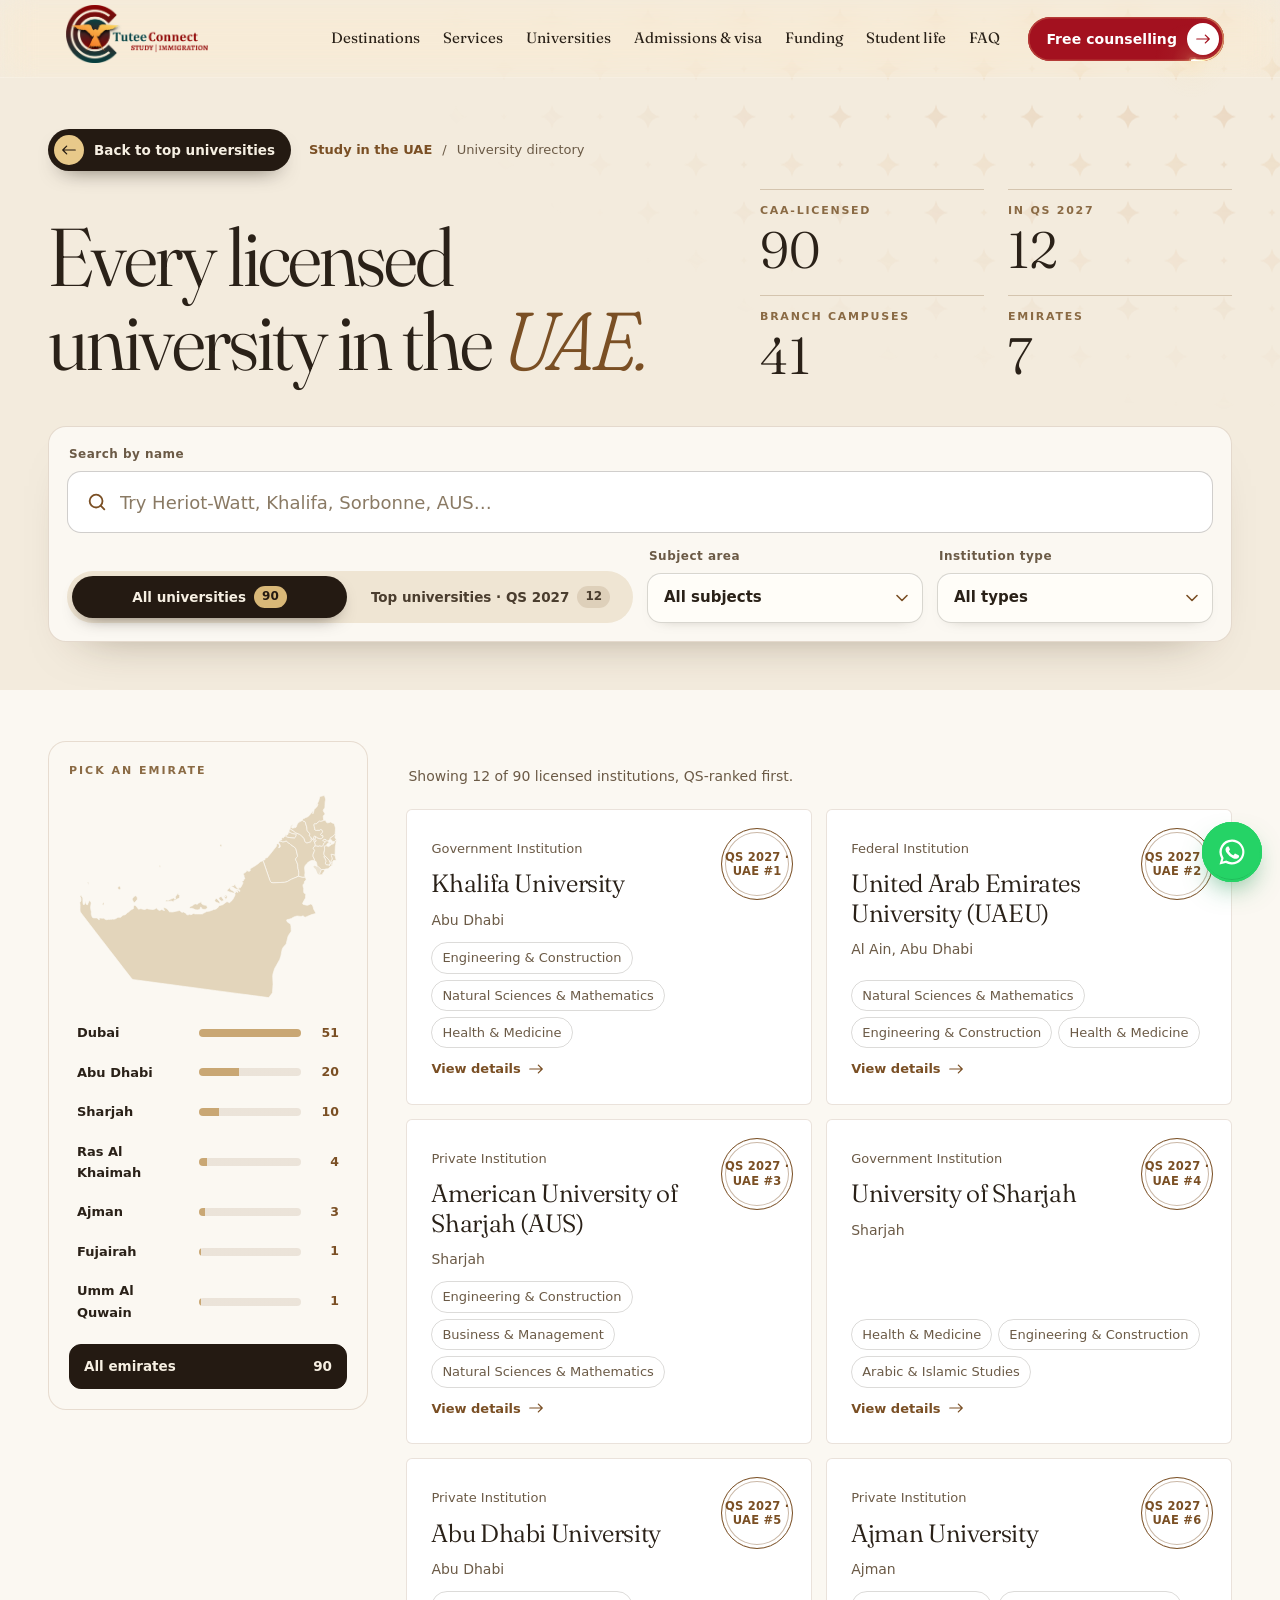
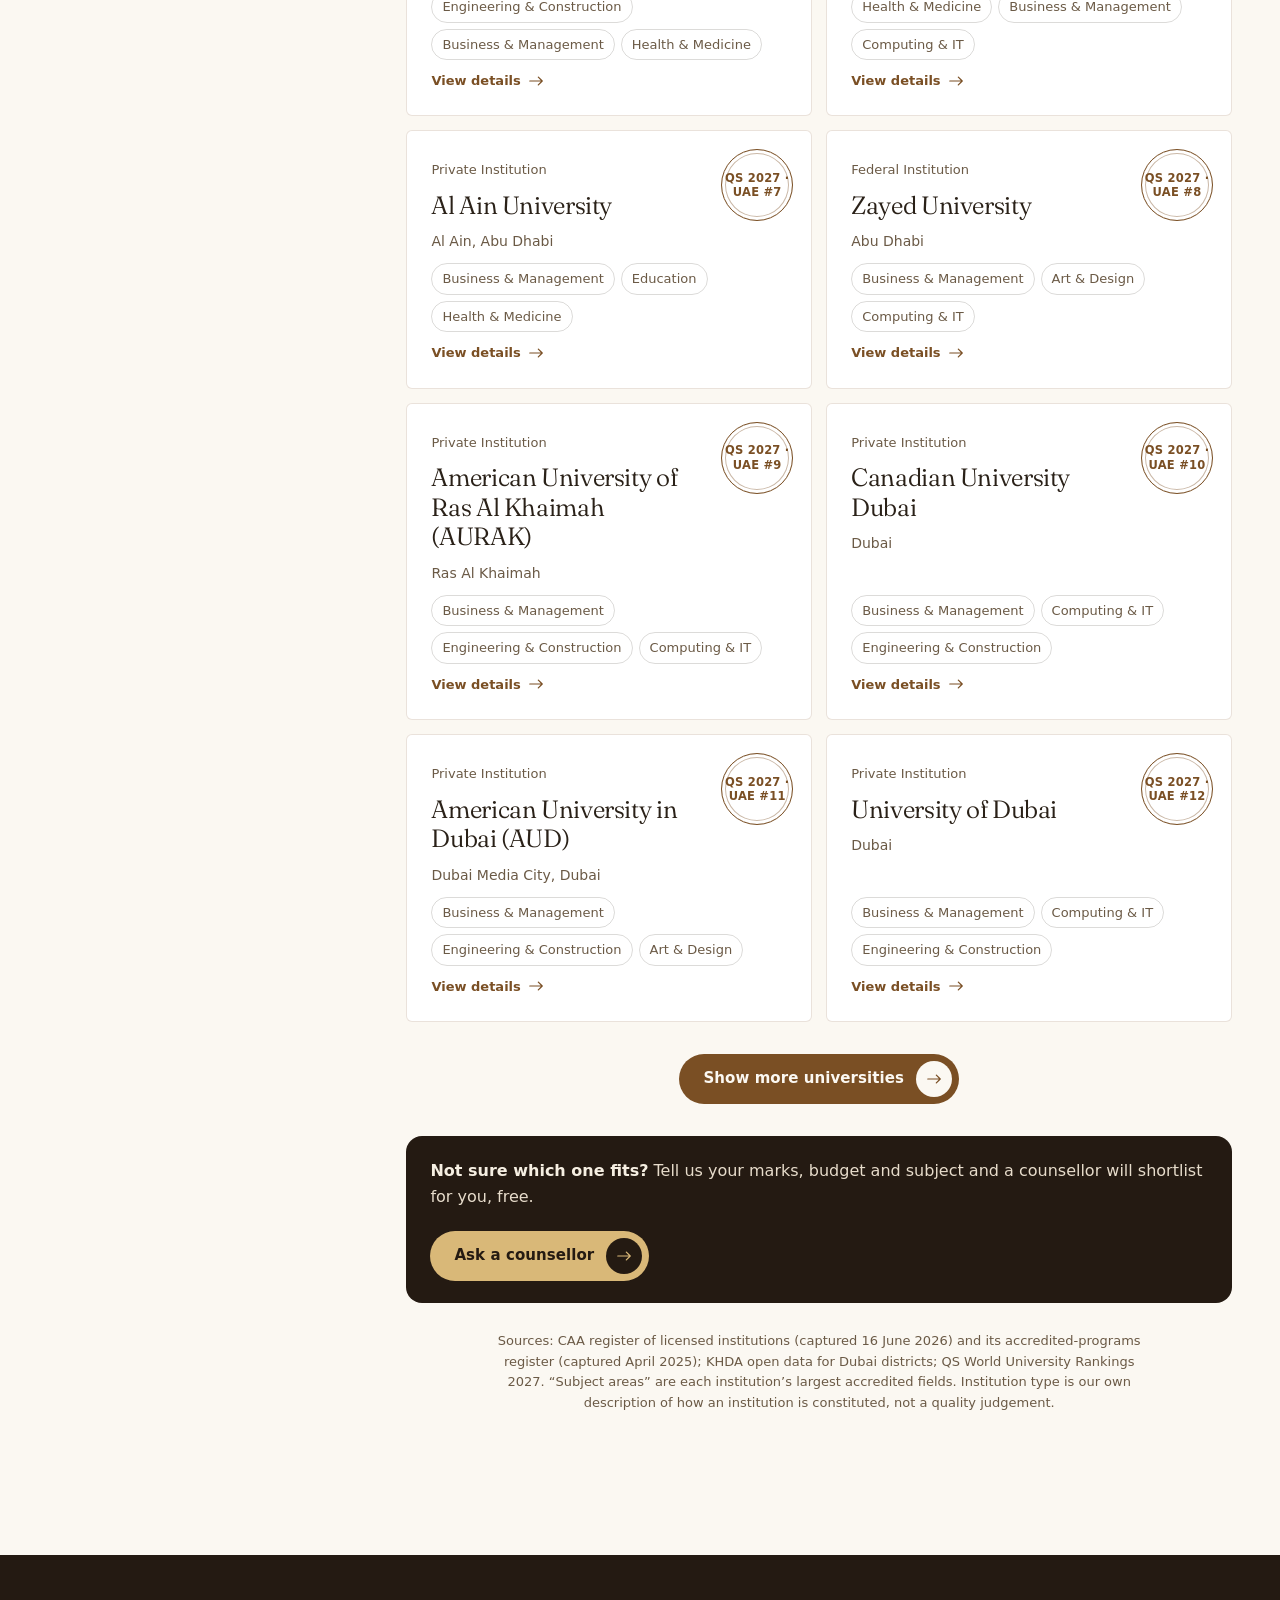
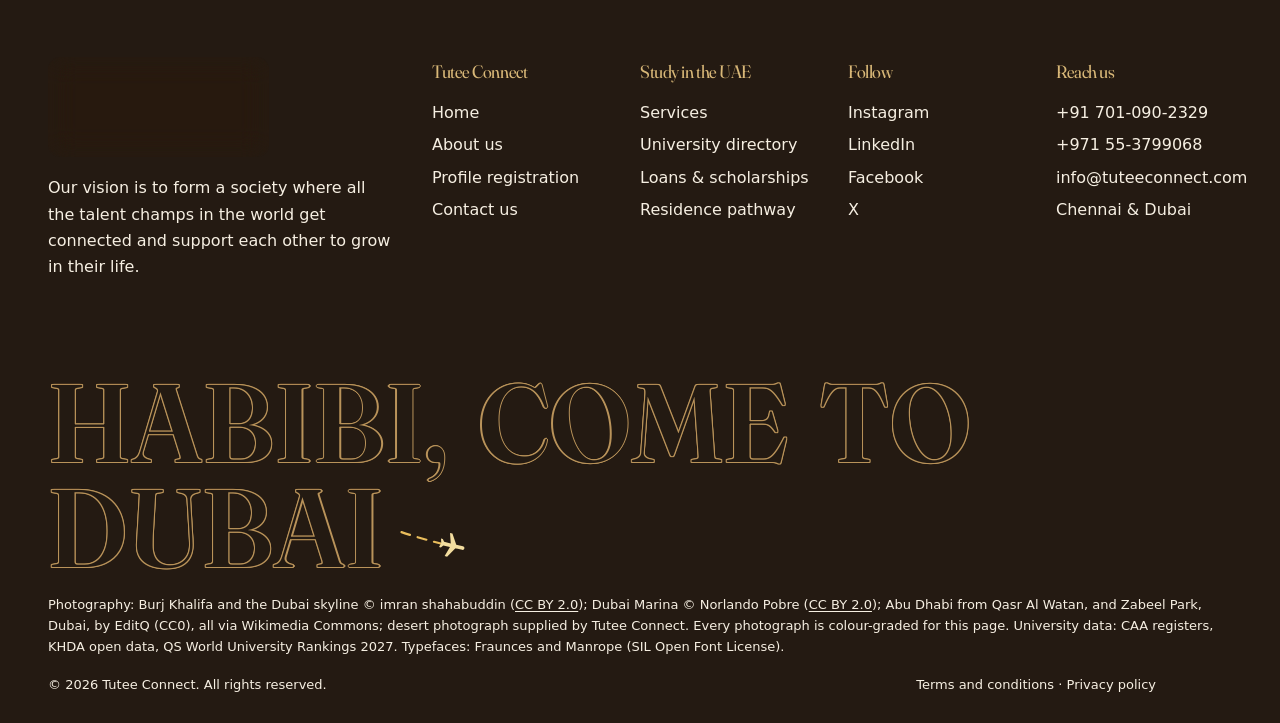
<file: universities.html>
<!DOCTYPE html> <html lang="en"> <head> <meta charset="UTF-8"> <meta name="viewport" content="width=device-width,initial-scale=1"> <meta name="color-scheme" content="light"> <meta name="theme-color" content="#f2c36b"> <title>UAE University Directory: all CAA-licensed universities | Tutee Connect</title> <meta name="description" content="Search all 90 CAA-licensed universities in the UAE, see the 12 in the QS World University Rankings 2027, and filter by emirate, subject and institution type."> <link rel="icon" href="./assets/img/logo/icon.png"> <link rel="preload" href="./assets/fonts/fraunces-latin-full-normal.woff2" as="font" type="font/woff2" crossorigin> <link rel="preload" href="./assets/fonts/manrope-latin-500-normal.woff2" as="font" type="font/woff2" crossorigin> <link rel="stylesheet" href="./assets/css/uae.css"> <script src="./assets/js/uae-early.js"></script> <script src="./assets/js/services-data.js" defer="defer"></script> <script src="./assets/js/universities-data.js" defer="defer"></script> <script src="./assets/js/chat-kb.js" defer="defer"></script> <script src="./assets/js/uae.js" defer="defer"></script> </head> <body data-page="directory"> <a class="skip" href="#main">Skip to content</a> <header class="site-header on-sand is-inner" data-header> <div class="wrap bar"> <a class="brand" href="./index.html" aria-label="Tutee Connect home"><span class="brand-chip"><img src="./assets/img/logo/logo-hd.webp" alt="Tutee Connect, Study and Immigration" width="611" height="249"></span></a> <nav class="nav" aria-label="Main"> <ul> <li><a href="./index.html#destinations" data-nav>Destinations</a></li> <li><a href="./index.html#services" data-nav>Services</a></li> <li><a href="./universities.html" aria-current="page" data-nav>Universities</a></li> <li><a href="./index.html#journey" data-nav>Admissions &amp; visa</a></li> <li><a href="./index.html#financial-aid" data-nav>Funding</a></li> <li><a href="./index.html#life" data-nav>Student life</a></li> <li><a href="./index.html#ask" data-nav>FAQ</a></li> </ul> </nav> <a class="btn btn--light header-cta" href="./index.html#contact">Free counselling</a> <button type="button" class="menu-btn" data-menu-open aria-label="Open menu" aria-haspopup="dialog"> <svg width="20" height="14" viewBox="0 0 20 14" aria-hidden="true"><path d="M0 1h20M0 7h20M0 13h20" stroke="currentColor" stroke-width="1.6"/></svg> </button> </div> </header> <main id="main" tabindex="-1"> <section class="ch ch--ivory dir-hero" data-lattice aria-labelledby="dir-h"> <div class="wrap"> <div class="dir-top"><a class="dir-back" href="./index.html#universities" data-dir-back><span class="dir-back-i" aria-hidden="true"><svg viewBox="0 0 18 12"><path d="M17 6H1M6 1L1 6l5 5" fill="none" stroke="currentColor" stroke-width="1.6" stroke-linecap="round" stroke-linejoin="round"/></svg></span><span>Back to top universities</span></a> <nav class="crumbs" aria-label="Breadcrumb"><a href="./index.html">Study in the UAE</a><span aria-hidden="true">/</span><span aria-current="page">University directory</span></nav></div> <div class="dir-head"> <h1 class="display d-l" id="dir-h">Every licensed university in the <em>UAE.</em></h1> <dl class="dir-stats"> <div><dt>CAA-licensed</dt><dd data-count="90">90</dd></div> <div><dt>In QS 2027</dt><dd data-count="12">12</dd></div> <div><dt>Branch campuses</dt><dd data-count="41">41</dd></div> <div><dt>Emirates</dt><dd>7</dd></div> </dl> </div> <form class="finder dir-finder" role="search" aria-label="Filter universities" data-finder> <div class="f-search dir-search"> <label class="lbl" for="f-q">Search by name</label> <input class="input" id="f-q" name="q" type="search" autocomplete="off" spellcheck="false" placeholder="Try Heriot-Watt, Khalifa, Sorbonne, AUS…"> </div> <div class="dir-mode" role="group" aria-label="Which universities"> <button type="button" class="dm-btn" data-ranked-set="0" aria-pressed="true">All universities <b>90</b></button> <button type="button" class="dm-btn" data-ranked-set="1" aria-pressed="false"><span>Top<span class="dm-long"> universities · QS 2027</span></span> <b>12</b></button> </div> <div class="emirate-select"> <label class="lbl" for="f-emirate">Emirate</label> <select class="select" id="f-emirate" name="emirate"><option value="">All emirates</option><option value="Dubai">Dubai</option><option value="Abu Dhabi">Abu Dhabi</option><option value="Sharjah">Sharjah</option><option value="Ras Al Khaimah">Ras Al Khaimah</option><option value="Ajman">Ajman</option><option value="Fujairah">Fujairah</option><option value="Umm Al Quwain">Umm Al Quwain</option></select> </div> <div> <label class="lbl" for="f-subject">Subject area</label> <select class="select" id="f-subject" name="subject"><option value="">All subjects</option><option value="Arabic &amp; Islamic Studies">Arabic &amp; Islamic Studies</option><option value="Art &amp; Design">Art &amp; Design</option><option value="Arts &amp; Humanities">Arts &amp; Humanities</option><option value="Business &amp; Management">Business &amp; Management</option><option value="Computing &amp; IT">Computing &amp; IT</option><option value="Education">Education</option><option value="Engineering &amp; Construction">Engineering &amp; Construction</option><option value="English Language &amp; Literature">English Language &amp; Literature</option><option value="Health &amp; Medicine">Health &amp; Medicine</option><option value="Law">Law</option><option value="Media &amp; Communication">Media &amp; Communication</option><option value="Media &amp; Design">Media &amp; Design</option><option value="Natural Sciences &amp; Mathematics">Natural Sciences &amp; Mathematics</option><option value="Social Sciences">Social Sciences</option></select> </div> <div> <label class="lbl" for="f-type">Institution type</label> <select class="select" id="f-type" name="type"><option value="">All types</option><option value="Federal Institution">Federal Institution</option><option value="Government Institution">Government Institution</option><option value="International Branch Campus">International Branch Campus</option><option value="Private Institution">Private Institution</option></select> </div> <label class="check dir-check"><input type="checkbox" name="ranked" value="1"> QS-ranked only</label> </form> </div> </section> <section class="ch ch--mist dir-body" id="universities" aria-label="Universities"> <div class="wrap dir-grid"> <aside class="dir-map" aria-label="Pick an emirate"> <p class="dir-map-k">Pick an emirate</p> <div class="dm-wrap"> <svg class="dm-svg" viewBox="0 0 600 460" aria-hidden="true" focusable="false"><path class="dm-neutral" d="M569,157.9L568.8,160.1L568.8,160.1L567.9,160.6L564.4,159.9L563.9,157.9L563.8,156.7L565.1,155.1L566.8,157.2L568.3,157.8L569,157.9ZM536,166.6L535.6,163.9L538.5,165.9L544.8,171.7L542.1,177.9L541.4,180.4L541.5,182.2L541.4,183.2L541.4,183.2L539.8,183L536.3,180.1L532.9,171.4L528.6,167.5L527.8,165.6L528.2,164L530.2,163.4L531.8,163.8L533.3,164.6Z"/><path class="dm-em" data-map-em="Dubai" d="M552.4,171.3L552.4,171.3L550.5,176L548,179L547.3,181.2L546.3,182.5L544.1,183.1L541.6,183.2L541.4,183.2L541.4,183.2L541.5,182.2L541.4,180.4L542.1,177.9L544.8,171.7L552.3,171.3ZM419.8,151.9L420.2,151.7L423.4,149.8L422.8,147.2L426.6,146.4L427.1,146.8L435.7,136.7L447.5,121.6L448.1,119.6L448,117.9L450.2,115.9L452,116.1L453.7,118.6L454.3,120.4L453.8,122L452.3,124.4L455.5,123.4L456.1,121.1L455.2,118.3L452.9,114L452.6,113L453.2,111.9L455,110L455,110L455.3,110.1L461.1,111.8L464.4,111.6L468.2,110.2L469.3,110L470,110.6L471.2,112.4L472.2,113.3L475.9,115.5L476.8,116.1L477.7,117L478.6,118L486.8,123.5L488.6,125.5L490,128.1L493.3,142L493.3,142.8L493.1,143.6L492.7,144.4L492,145.1L490.6,146.4L490,147L489.6,147.6L489,148.9L489,148.9L488.9,149.1L489.8,152L491.8,156.1L493.1,159.7L493.5,161.3L493.7,162.2L493.7,165.2L494.1,169L495.4,174.2L496,178.2L496,180.4L495.9,182L495.7,183.4L495.5,184.4L494.8,185.8L492.2,187.6L479.5,192.8L471.8,197.3L468.3,198.6L465.1,199.3L440.7,200.3L438.4,200L436.1,199.3L434.7,197.4L433.5,195L419.4,154.1L418.4,152.8L418.9,152.4L419.3,152.2L419.5,152.1Z"/><path class="dm-em" data-map-em="Abu Dhabi" d="M509.7,187.8L511.4,191.7L511.8,194.1L508.5,197.1L507.8,201.4L506.2,203.1L505.1,204.9L505.2,207.5L506.6,212.9L506.4,219.7L506.8,221.6L507.5,222.5L509.8,224.1L510.7,225.2L510.9,226.3L510.5,232.4L509.8,234.2L505.3,242.2L504.4,244.4L504.6,246.3L506,247L513.2,248.6L515.1,248.7L521.5,246.1L525,247.5L526.8,252.1L528.2,257.4L532.4,265.1L531.2,267.1L523.9,268.9L510.5,274.4L508.3,274.1L505.4,271.8L503.3,272.1L501.4,272.9L499.6,272.9L495.9,272.3L492.1,272.2L488.8,272.8L485.6,274.1L482.3,275.9L480,277.2L475.2,279L470.2,280L469.7,281.8L470.8,284.1L472.7,285.8L476.9,288.3L478.7,291.1L479.2,294.7L479.6,304.2L479.1,305.9L473.7,313.9L472.7,316L468.9,331.6L467.3,334L463,338.7L463,338.7L460.8,342L459.6,346.2L457.2,358.7L454.6,366.3L443.7,385.6L440.1,397.6L439.7,401.3L439.7,401.3L440.4,419.5L439.2,437.7L431.5,447.7L429.8,448L414.1,445.9L398.1,443.8L382.1,441.6L366.1,439.5L350.1,437.4L334.1,435.2L318.1,433.1L302.2,431L286.2,428.9L270.2,426.7L254.2,424.6L238.2,422.5L222.2,420.3L206.2,418.2L190.2,416.1L174.2,413.9L158.3,411.8L139.8,409.3L137,408.4L134.7,406.4L128.5,398.4L122.5,390.7L116.5,382.9L110.5,375.2L104.5,367.4L98.5,359.6L92.5,351.9L86.5,344.1L80.5,336.3L74.5,328.5L68.5,320.8L62.5,313L56.5,305.2L50.5,297.4L44.5,289.6L38.5,281.8L32.5,274L26,265.5L24.3,262.5L23.7,259.2L23.9,251.2L23.9,247.9L23.2,243.1L25.7,239.5L25.8,233.9L23.8,229.4L26,226.8L27,229L29.5,232.6L30,235L30,242.3L30.7,246.8L32.3,247.8L34,246L35.1,240.3L35.9,241.8L37,245.8L37.8,247.1L38.3,247.4L39.4,247.5L40.3,247.2L41,246.6L41.1,246L40.6,245.8L42.8,240.4L45,238.7L47.4,242.3L47.7,245L46.5,253.1L46.7,256L48.1,262.3L48.2,263.6L48.1,267.9L48.3,269.2L49.4,271.8L49.6,273L50.8,275.2L53.6,276L59.1,276.1L60.5,276.5L61.5,277.1L63.5,279.1L64.5,279.8L65.4,279.8L65.7,279.2L65.1,278.2L64.8,276.8L67.3,276.5L73.9,276.9L74.7,276.6L75.5,276.9L76.9,278.2L80.5,279.9L81.4,279.9L86.3,279L88.3,279.5L89.5,278.9L90.6,279.5L92.4,278.7L94.4,278.6L96.5,278.7L98.5,278.6L100.4,277.9L104.8,275.2L106.8,274.9L110.4,274.8L112,274.4L113.3,273.3L114.7,271.8L116.2,270.5L117.8,270L119.7,269.6L122,268.7L123.8,267.4L124.6,266.1L125.2,264.7L128.7,263.2L130.4,261.8L132,260.2L134,258.7L136,257.6L137.5,257.1L138.8,256.2L139.2,254L139.2,251.7L139.5,250.2L141.8,248.9L143.8,249.7L145.6,251.4L149.8,257.1L151.1,257.6L151.5,257.3L151.9,256.6L152.9,256.2L155.5,256.2L160.2,257.6L162.7,258L164.2,257.7L166.7,256.5L167.9,256.2L169.2,256.2L170.2,256.5L171,256.9L171.9,257.1L181.6,258L182.7,257.7L186.8,256.2L187.4,255.7L187.5,255L187.7,254.5L188.4,254.4L189,254.8L189.4,255.4L189.7,255.9L190,256.2L193.3,259L195.4,260L200,258L202.4,258.9L204.6,260.1L206.5,259.6L204.9,258.7L204.5,257.5L204.4,256.1L204.1,254.4L206.7,253.9L209.7,255.3L212.5,257.5L214.4,259.6L216,262.2L216.9,262.9L223.3,263.3L238,260.2L239,260.2L240,260.9L241.6,262.7L242.8,263.5L244.4,263.9L246.1,263.8L247.4,263.1L249.5,264.7L250.8,265.4L251.8,265.7L252.3,266.2L253.8,268.5L254.6,269.2L255.5,269.4L256.8,269.4L258.1,269.2L260.1,268.2L261.2,268.4L262.3,269L263.3,269.2L266.8,267.5L267.6,267L268.5,266.5L269.6,266.7L270.8,267.1L271.9,267.4L285.9,267.5L288.8,267.2L290,266.1L297.1,262.3L304.4,261.1L306.6,259.9L309,259.4L312.1,258L315.6,257.5L316.8,257.1L318.3,256.2L320.4,254.5L322.3,252.5L323.1,250.6L324.2,249.7L331.8,247.5L337.9,243L338.9,242.8L339.8,241.2L342,241.3L346.7,243.3L347.6,241.8L351.8,238.5L354,235.5L358.5,226.4L357.9,223.2L358.3,221.7L360.1,220.8L359,220.1L358.5,219.9L358.5,219L360.3,219.1L363.2,220.5L364.8,220.8L364.1,219.2L362.1,217L361.7,215.5L363.5,216.3L365.3,216.9L366.9,217.6L368,219L368.7,219L368.4,215.6L366.2,214.6L363.2,214.4L360.1,213.8L353.4,209.3L350.7,208.6L350.7,207.8L352.1,207.4L353.5,206.5L354.7,205.1L354.9,205.9L355.3,207L356.2,207.8L355.9,206.5L356.3,205.4L357.8,203.4L358.5,203.4L359.4,206.9L361.7,210.3L364.5,212.5L367.2,212.1L366.5,211.7L364.8,210.3L366.1,210.3L368.6,211.1L369.6,211.2L370,210.8L371,209L371.6,208.6L375.9,199.9L374,199.1L373.1,198L373.5,197L375.5,196.5L376.7,195.8L377,194L377.7,192.2L379.8,191.3L379.8,190.5L378.8,189.8L378.3,188.5L378,186.9L377.5,185.2L378.1,184.3L377.2,183.8L376.3,182.9L376.7,180.8L377.7,179.6L382.2,176.6L382.8,175.7L383.3,174.5L384,173.8L387.5,175.5L387.7,175.6L389.4,175.3L391.1,174.1L391.7,172.5L390.1,170.5L402.6,163.1L408.2,159L411.7,155.8L414,154.2L416.9,153.3L417.1,153.2L417.6,153L418.1,152.9L418.4,152.8L419.4,154.1L433.5,195L434.7,197.4L436.1,199.3L438.4,200L440.7,200.3L465.1,199.3L468.3,198.6L471.8,197.3L479.5,192.8L492.2,187.6L494.8,185.8L503.8,188.1L508.5,188.1ZM263.3,255.4L261.3,255.1L260,254.6L259.9,253.7L261.7,251.9L263,251.1L263.2,251L263.2,251L266,249.9L267.2,249.3L269.4,247.3L270,246.9L270.8,246.4L271.3,246.2L272.7,245.8L273.8,245.8L275.4,246.5L275.7,246.6L276.3,246.7L277.1,246.4L279.8,244.1L283,242.8L284.3,242L285.2,240.7L285.9,242.2L285.7,242.6L285.2,243.3L286.4,245.2L287,245.8L289.9,247.6L290.3,247.9L294.3,248.7L295.1,249L297.5,250L298.7,253.6L297.1,256.5L293.6,257.7L289.4,257.6L286,256.2L286.3,255L285.4,253.4L284,253L282.8,255.4L283.7,256.2L280.5,258.2L276.8,258.9L273,258.5L269.5,257.1L267.6,256L267.5,256L266.4,255.6ZM324.6,246.7L323.5,244.5L321,243.4L318.1,242.5L315.6,241.1L314.4,237.8L314.4,237.8L316,235.2L318.5,234.1L319,234.7L320,235.5L322.9,238.8L324.4,240.4L325.6,243.4L325.6,243.4ZM138.8,232L140.3,229.9L143,228.3L145.7,229.1L146.9,231.1L147.6,234.4L147.3,236.3L144.9,239.6L142.7,241.5L140.8,243.4L139.3,241.8L138.1,239.7L136.7,236.7L136.9,234.1ZM224.8,242.2L223.2,240.2L221.6,240.1L219.5,239L218.3,240.8L213.9,240.2L212.3,239.9L209.9,240.4L209.5,240.6L209.2,240.6L208.9,239.9L208.9,239.2L209.3,238.3L209.7,237.5L210.1,237.2L214.4,238.1L215.5,237.8L218.5,236.5L219.1,235.9L219.7,235.5L223.5,234L225.6,233L226.6,233L227.7,235L228.9,235.6L229.9,235.1L230.1,233.7L230,232.4L229.3,231.1L233.6,224.7L235.6,223.3L235.7,224L236.3,225.3L236.4,225.9L239.1,227.4L239.1,227.5L238.4,232.3L236.9,233.9L232.4,236L230.2,237.4L227.5,237.7L225.8,239L225.8,240.4ZM346.7,219.9L341.2,218.2L341.2,216.2L345.9,211.8L347.5,209.4L348.3,209.4L347.5,212.1L348.3,214.4L350.3,216L354.6,218.2L356.7,220.3L356.8,221.7L355.2,222.3L352.2,221.7ZM333.3,238.2L332.3,239.1L331.2,239.6L330.2,239.9L329,239.9L328.3,239.5L326.3,237.2L324.8,236.1L323.8,235.6L323.3,234.8L323.9,232.9L324.8,231.7L326.1,230.7L327.8,230.2L329.4,230.3L330.4,232.4L331.6,234.2L334.1,237.2ZM340.2,228.3L341.3,229.5L341.4,231.2L340.1,234.8L338.2,235.8L335.1,230.3L334.8,229.4L335.6,229.3L336.9,229.6L338,230.3L338.5,230.6L338.7,230L338.3,229.3L336.6,228L336.3,226.9L337.8,226.7ZM108.4,207.3L111,209.1L111.7,212.1L110.2,214.7L108.9,215.4L107.2,214.4L106.6,213.7L106,213.3L105.3,212.7L105.2,211L106.2,209.6L107.1,208.1ZM73.3,243.5L74.6,242.9L75.7,244.4L75.6,244.9L75.4,245.2L75.6,245.8L74.8,247.6L73.6,248.8L73.3,248.4L72.5,248.1L72.1,247.7L72.6,246.8L72.6,245.5ZM41,198.7L42.3,199.7L42.8,200.8L42.6,201.6L42.5,202L42,203.1L41.7,204L41.1,203.6L41,201.8L41.3,201.1L40.9,201.3L40.8,200.8L40.8,200.3L40.7,200.5L40.5,200.5L40.4,200.5L40.4,200.7L40.3,200.7L40.4,201.2L39.7,200.6L39.6,199.4L40.5,198.7ZM194.7,162.5L196.8,162.8L197.3,165L196.8,167.5L196.1,166.8L195.9,166.2L195,165L194.4,163.4ZM327,117.3L329.3,118L330.3,122.5L328.8,121.8L327.3,121.8L325.5,119.5Z"/><path class="dm-em" data-map-em="Sharjah" d="M572.8,111.6L568.2,110.7L566.1,107.4L562.6,106.9L563,106L563.3,104.7L564,103.3L565.2,102.3L569.5,99.7L574.1,95.4L574.6,95.2L575,98.6L574.9,99.6L574,101.1L574.1,102.3L575.2,104.3L575.8,105.6L576.3,106.5L576.7,107.4L576.7,108.2L576.6,108.2L573.6,110.5ZM576.7,151.7L570.5,152.4L570,153L569.4,153.7L569,157.9L569,157.9L568.3,157.8L566.8,157.2L565.1,155.1L566.1,151.6L566.7,151L567.4,150L567.8,148.4L567.9,147.2L567.8,146.4L567.5,145.9L567.1,145.2L566.9,144.4L566.7,142.6L566.4,141.6L566,140.7L565.6,140L565.4,139.5L565.5,139L566.6,138.8L567.6,138.8L573.7,140.2L574.3,140.3L574.3,141.7ZM529.9,152.5L525.2,151.8L520.8,153L516.8,155.5L516.3,156L513.1,159L509.6,163.4L508.4,167.3L509.3,177.1L509.3,179.4L508.8,184.2L509.1,186.5L509.7,187.8L508.5,188.1L503.8,188.1L494.8,185.8L495.5,184.4L495.7,183.4L495.9,182L496,180.4L496,178.2L495.4,174.2L494.1,169L493.7,165.2L493.7,162.2L493.5,161.3L493.1,159.7L491.8,156.1L489.8,152L488.9,149.1L489,148.9L489,148.9L489.6,147.6L490,147L490.6,146.4L492,145.1L492.7,144.4L493.1,143.6L493.3,142.8L493.3,142L490,128.1L488.6,125.5L486.8,123.5L478.6,118L477.7,117L476.8,116.1L475.9,115.5L472.2,113.3L471.2,112.4L470,110.6L469.3,110L468.2,110.2L464.4,111.6L461.1,111.8L455.3,110.1L455,110L455,110L456.7,108.1L457.7,107.7L459.5,107.8L458.9,106.2L459,104.7L459.7,103.4L461,102.6L462.2,103.6L464.5,101.6L466.5,98.8L466.5,98.8L466.6,98.9L469.2,100.6L472.6,101.9L476.7,102.7L486.4,103.3L487.2,103.1L487.8,102.6L488.9,100.7L490.4,96.5L489.9,95.8L488.7,95.4L481.8,94.1L480.5,93.6L478.7,92.5L477.6,91.9L475.7,91.5L474.4,90.6L474.3,90.5L474.3,90.5L474.7,89.7L475.9,88.6L474.5,87.9L475.2,86.3L476.7,84.3L476.9,83.7L476.9,83.7L477.3,83.9L484.8,88.6L488.2,91.5L489.7,92.5L497.8,95.8L499.9,97.3L505.2,102.1L506.7,103.7L507.6,105.3L508.4,108.6L509.5,111.3L510.4,112.6L511.2,113.3L512.3,113.7L513.7,113.8L515.4,113.7L517,113.4L517.8,113L519.1,112.4L520.8,111.8L521.7,111.5L522.3,111L522.6,110.3L522.8,109.3L522.6,108.2L522.3,107.1L521.8,105.5L522,105L522.3,104.8L524.4,104.8L526.3,107.6L527.8,104.2L528.3,101.3L528.7,100.1L529.6,99.6L530.4,99.5L532.8,100.6L530.7,106.8L529.8,107.5L529.4,107.8L528.9,108.4L528.7,109.3L528.6,110L530.1,113.1L531.4,117L531.4,117.7L531.1,120.4L529.9,122.2L528.2,123.4L527.1,125.2L527.2,125.8L527.3,126.4L527.7,127.1L529.2,128.7L529.8,129.6L530.2,130.5L530.2,131L529.5,132.1L527,138.3L526.7,140L526.7,141.5L526.9,143.4L527.3,144.7L529.3,148.6L530,151.2L529.9,152.5ZM564.2,113.2L565.8,114.4L565.2,116.5L562.9,117.3L562.5,113.9L563.2,113.3ZM551.5,142.2L552.9,142.5L553.6,143.1L561.8,151.9L563.8,156.7L563.9,157.9L564.4,159.9L562.5,159.7L561.8,162.3L556.2,161.6L555,161.2L554.1,160.2L553.5,158.8L553.7,156.2L554.1,155L554.5,154.2L554.4,153.2L554,151.6L552.4,148.1L550.2,144.4L550.1,143.6L550.2,143Z"/><path class="dm-em" data-map-em="Ajman" d="M466.5,98.8L468.2,96.5L468.9,96.5L469.4,98.1L470,98.2L470.7,97.2L471.2,95.6L472,96.5L473.6,91.8L474.3,90.5L474.3,90.5L474.4,90.6L475.7,91.5L477.6,91.9L478.7,92.5L480.5,93.6L481.8,94.1L488.7,95.4L489.9,95.8L490.4,96.5L488.9,100.7L487.8,102.6L487.2,103.1L486.4,103.3L476.7,102.7L472.6,101.9L469.2,100.6L466.6,98.9L466.5,98.8ZM530.7,106.8L532.3,107.6L532.7,107.8L533,108.1L533.2,108.4L533.4,108.9L533.5,109.4L533,110.7L530.1,113.1L528.6,110L528.7,109.3L528.9,108.4L529.4,107.8L529.8,107.5Z"/><path class="dm-em" data-map-em="Umm Al Quwain" d="M476.9,83.7L477.5,82.1L478,80L479.3,77.4L481,75.4L483,74.6L482,76.7L480.8,78.4L480,80L480.7,81.6L482.5,82.4L484.8,82L487.3,81.2L489.7,80.8L490.4,79.8L492.2,74.8L493.2,72.9L496.3,69.7L498.1,68.2L502.1,66.7L503.5,64.7L503.5,64.7L503.6,64.9L506.4,67.4L507.3,67.6L508.4,67.9L509.3,68.3L509.9,69.3L513,79.6L513.5,82.3L513.7,84.3L513.6,85.5L513.7,86L514,87.2L514.8,88.8L519.1,93.5L519.9,94.7L519.8,95.9L519.2,96.9L518.8,97.9L518.9,98.9L522,101.8L524.4,104.8L522.3,104.8L522,105L521.8,105.5L522.3,107.1L522.6,108.2L522.8,109.3L522.6,110.3L522.3,111L521.7,111.5L520.8,111.8L519.1,112.4L517.8,113L517,113.4L515.4,113.7L513.7,113.8L512.3,113.7L511.2,113.3L510.4,112.6L509.5,111.3L508.4,108.6L507.6,105.3L506.7,103.7L505.2,102.1L499.9,97.3L497.8,95.8L489.7,92.5L488.2,91.5L484.8,88.6L477.3,83.9L476.9,83.7Z"/><path class="dm-em" data-map-em="Ras Al Khaimah" d="M559.5,109.3L559.8,111.3L560.1,112.6L560.8,113.7L559.7,115L556.6,116.5L556.4,119.7L556.4,120.2L555,120.8L551.8,121.1L551.1,121.6L551,122.4L551.6,125.1L551.7,126.5L551.7,127.9L550.3,135.9L550.2,137.5L550.4,138.6L550.7,139.6L551,140.4L551.5,142.2L550.2,143L550.1,143.6L550.2,144.4L552.4,148.1L554,151.6L554.4,153.2L554.5,154.2L554.1,155L553.7,156.2L553.5,158.8L554.1,160.2L555,161.2L556.2,161.6L561.8,162.3L563.7,163.8L564.2,165.2L564.3,165.2L560.5,168.9L558.4,170L554.1,170.5L552.4,171.3L552.3,171.3L544.8,171.7L538.5,165.9L535.6,163.9L534.6,158.3L533.3,154.5L530.2,152.6L529.9,152.5L529.9,152.5L530,151.2L529.3,148.6L527.3,144.7L526.9,143.4L526.7,141.5L526.7,140L527,138.3L529.5,132.1L530.2,131L530.2,130.5L529.8,129.6L529.2,128.7L527.7,127.1L527.3,126.4L527.2,125.8L527.1,125.2L528.2,123.4L529.9,122.2L531.1,120.4L535.4,120.6L537.1,121.2L538.5,121.2L539.5,120.9L540.6,120.5L541.7,120.5L545.2,121.3L546.4,121.1L547.1,120.7L547.4,120.2L547.7,119.8L548.4,119.4L548.7,119L548.9,118.5L548.9,117.8L548.8,117.1L549,116.3L549.5,115.3L551.3,114.1L552.2,113.3L552.8,112.7L553.3,111.6L553.4,111.5L553.3,111.3L553.2,111.3L553.1,111.2L551.5,111.3L551.1,111.3L550.7,111.2L550.4,111L550.2,110.8L549.6,110.1L549.1,109.9L548.6,109.8L547.8,109.9L547.5,109.6L547.6,109L549.1,107.4L550,106.7L550.9,106.4L551.4,106.4L555.1,107.4L555.4,107.7L555.5,107.9L555.4,108.3L555.2,108.7L555.2,109.1L555.3,109.4L556.3,109.9ZM550.1,12L551.4,12.2L553.2,17.1L553.8,19.7L553.5,22.1L552.8,25.9L552.3,37.3L551.5,39.2L549.3,42.3L548.7,44.2L549.2,46.4L551.9,50L552.4,51.6L551.6,53.2L550.1,54.4L548.9,55.7L548.8,57.9L549.4,63.6L550,65.2L550.2,65.3L548.7,66.3L543.9,67.7L542.3,67.7L541.3,67.6L540.6,67.3L540,67.5L539.4,67.9L538,69L535.2,72.1L533.9,72.8L532.9,73.1L532.2,73.1L531.3,72.9L530.1,73.1L529.2,73.8L528.8,74.7L528.7,75.6L529.3,78.2L529.3,79.2L530.3,83.4L530.6,85.5L530.7,86L530.9,86.3L531.4,86.6L532.5,86.8L532.8,86.9L533.6,87.2L534,87.3L537.5,86.9L540,87.1L540.7,86.9L541.4,86.6L542.9,85.4L543,85.3L543.2,85.2L543.7,85.1L544.2,85.2L544.6,85.3L544.7,85.3L544.7,85.4L544.7,85.4L545.3,85.9L546.8,88L547.1,88.7L547.4,89.8L547.1,90.9L546.4,92L543.6,95.1L543.3,95.6L543.2,95.9L543.4,96.2L543.5,96.3L543.7,96.6L543.8,96.9L543.9,97.3L544.1,97.6L544.5,97.9L545.1,98.1L545.9,98.1L546.8,97.9L547.6,98.2L548.2,99.1L548.4,101.7L548,102.6L547.5,103L546.8,103L546.2,103.2L545.4,104.2L544.7,104.9L543.8,105.3L542.8,105.5L541.6,105.4L535.9,103.7L535.2,103.3L534.6,102.6L534.1,101.9L533.7,101.3L532.8,100.6L530.4,99.5L529.6,99.6L528.7,100.1L528.3,101.3L527.8,104.2L526.3,107.6L524.4,104.8L522,101.8L518.9,98.9L518.8,97.9L519.2,96.9L519.8,95.9L519.9,94.7L519.1,93.5L514.8,88.8L514,87.2L513.7,86L513.6,85.5L513.7,84.3L513.5,82.3L513,79.6L509.9,69.3L509.3,68.3L508.4,67.9L507.3,67.6L506.4,67.4L503.6,64.9L503.5,64.7L503.5,64.7L505,62.5L506.3,61.5L507.3,61.4L508.8,60.9L510.1,60.2L510.6,59.4L511.2,59.1L514.6,58.1L518.7,54.8L524.9,46.8L528,44.1L527.4,45.3L526.6,47.9L525.4,50.1L525.9,50.9L526.7,51.1L527.2,50.7L527.4,48.8L528.5,45.2L528.8,42.8L529.5,41.7L534.3,37.1L535.3,35.7L536.2,34.2L536.9,32.4L537.4,30.1L536.6,30.1L536.2,31.3L535.5,32.3L534.6,33L533.5,33.5L536.5,28.4L539,23L541.1,14.9L541.6,13.8L544.2,13.5Z"/><path class="dm-em" data-map-em="Fujairah" d="M559.8,122.2L561.7,121.3L565.1,118.9L566.4,117.7L569.1,116.8L572.3,115.1L572.8,111.6L573.6,110.5L576.6,108.2L576.7,108.2L576.8,109.1L576.7,110.6L576.2,113.1L575.8,116.9L574.8,122.4L574.3,140.3L573.7,140.2L567.6,138.8L566.6,138.8L565.5,139L565.4,139.5L565.6,140L566,140.7L566.4,141.6L566.7,142.6L566.9,144.4L567.1,145.2L567.5,145.9L567.8,146.4L567.9,147.2L567.8,148.4L567.4,150L566.7,151L566.1,151.6L565.1,155.1L563.8,156.7L561.8,151.9L553.6,143.1L552.9,142.5L551.5,142.2L551,140.4L550.7,139.6L550.4,138.6L550.2,137.5L550.3,135.9L551.7,127.9L551.7,126.5L551.6,125.1L551,122.4L551.1,121.6L551.8,121.1L555,120.8L556.4,120.2L556.5,120.9L558,121.6ZM562.6,106.9L559.5,109.3L556.3,109.9L555.3,109.4L555.2,109.1L555.2,108.7L555.4,108.3L555.5,107.9L555.4,107.7L555.1,107.4L551.4,106.4L550.9,106.4L550,106.7L549.1,107.4L547.6,109L547.5,109.6L547.8,109.9L548.6,109.8L549.1,109.9L549.6,110.1L550.2,110.8L550.4,111L550.7,111.2L551.1,111.3L551.5,111.3L553.1,111.2L553.2,111.3L553.3,111.3L553.4,111.5L553.3,111.6L552.8,112.7L552.2,113.3L551.3,114.1L549.5,115.3L549,116.3L548.8,117.1L548.9,117.8L548.9,118.5L548.7,119L548.4,119.4L547.7,119.8L547.4,120.2L547.1,120.7L546.4,121.1L545.2,121.3L541.7,120.5L540.6,120.5L539.5,120.9L538.5,121.2L537.1,121.2L535.4,120.6L531.1,120.4L531.4,117.7L531.4,117L530.1,113.1L533,110.7L533.5,109.4L533.4,108.9L533.2,108.4L533,108.1L532.7,107.8L532.3,107.6L530.7,106.8L532.8,100.6L533.7,101.3L534.1,101.9L534.6,102.6L535.2,103.3L535.9,103.7L541.6,105.4L542.8,105.5L543.8,105.3L544.7,104.9L545.4,104.2L546.2,103.2L546.8,103L547.5,103L548,102.6L548.4,101.7L548.2,99.1L547.6,98.2L546.8,97.9L545.9,98.1L545.1,98.1L544.5,97.9L544.1,97.6L543.9,97.3L543.8,96.9L543.7,96.6L543.5,96.3L543.4,96.2L543.2,95.9L543.3,95.6L543.6,95.1L546.4,92L547.1,90.9L547.4,89.8L547.1,88.7L546.8,88L545.3,85.9L544.7,85.4L544.7,85.4L544.7,85.3L544.6,85.3L544.2,85.2L543.7,85.1L543.2,85.2L543,85.3L542.9,85.4L541.4,86.6L540.7,86.9L540,87.1L537.5,86.9L534,87.3L533.6,87.2L532.8,86.9L532.5,86.8L531.4,86.6L530.9,86.3L530.7,86L530.6,85.5L530.3,83.4L529.3,79.2L529.3,78.2L528.7,75.6L528.8,74.7L529.2,73.8L530.1,73.1L531.3,72.9L532.2,73.1L532.9,73.1L533.9,72.8L535.2,72.1L538,69L539.4,67.9L540,67.5L540.6,67.3L541.3,67.6L542.3,67.7L543.9,67.7L548.7,66.3L550.2,65.3L550.7,65.5L553.4,66L554.4,66.9L555.5,69.4L556.3,70.4L558.1,70.9L560,70.5L564.8,69.2L567.2,70.6L569.8,71.7L571.8,72.1L572.7,73.5L575.2,82.1L574.5,93.9L574.6,95.2L574.1,95.4L569.5,99.7L565.2,102.3L564,103.3L563.3,104.7L563,106ZM568.8,160.1L568.7,161L568.1,162.3L564.9,164.6L564.3,165.2L564.2,165.2L563.7,163.8L561.8,162.3L562.5,159.7L564.4,159.9L567.9,160.6L568.8,160.1Z"/></svg> </div> <ul class="dm-list"><li><button type="button" class="dm-row" data-chip="Dubai" aria-pressed="false" style="--w:100.0%"><span class="dm-name">Dubai</span><span class="dm-bar" aria-hidden="true"></span><b>51</b></button></li><li><button type="button" class="dm-row" data-chip="Abu Dhabi" aria-pressed="false" style="--w:39.2%"><span class="dm-name">Abu Dhabi</span><span class="dm-bar" aria-hidden="true"></span><b>20</b></button></li><li><button type="button" class="dm-row" data-chip="Sharjah" aria-pressed="false" style="--w:19.6%"><span class="dm-name">Sharjah</span><span class="dm-bar" aria-hidden="true"></span><b>10</b></button></li><li><button type="button" class="dm-row" data-chip="Ras Al Khaimah" aria-pressed="false" style="--w:7.8%"><span class="dm-name">Ras Al Khaimah</span><span class="dm-bar" aria-hidden="true"></span><b>4</b></button></li><li><button type="button" class="dm-row" data-chip="Ajman" aria-pressed="false" style="--w:5.9%"><span class="dm-name">Ajman</span><span class="dm-bar" aria-hidden="true"></span><b>3</b></button></li><li><button type="button" class="dm-row" data-chip="Fujairah" aria-pressed="false" style="--w:2.0%"><span class="dm-name">Fujairah</span><span class="dm-bar" aria-hidden="true"></span><b>1</b></button></li><li><button type="button" class="dm-row" data-chip="Umm Al Quwain" aria-pressed="false" style="--w:2.0%"><span class="dm-name">Umm Al Quwain</span><span class="dm-bar" aria-hidden="true"></span><b>1</b></button></li></ul> <button type="button" class="dm-all" data-chip="" aria-pressed="true">All emirates <b>90</b></button> </aside> <div class="dir-results"> <div class="finder-status"> <p data-uni-count aria-live="polite">Showing the 12 QS-ranked universities.</p> <button type="button" data-uni-reset hidden>Clear filters</button> </div> <ul class="uni-grid" data-uni-list data-uni-grid><li><div class="uni-card"><span class="top"><span class="type">Government Institution</span><span class="rank">QS 2027 · UAE #1</span></span><span class="name">Khalifa University</span><span class="loc">Abu Dhabi</span><span class="subjects"><span>Engineering &amp; Construction</span><span>Natural Sciences &amp; Mathematics</span><span>Health &amp; Medicine</span></span></div></li><li><div class="uni-card"><span class="top"><span class="type">Federal Institution</span><span class="rank">QS 2027 · UAE #2</span></span><span class="name">United Arab Emirates University (UAEU)</span><span class="loc">Al Ain, Abu Dhabi</span><span class="subjects"><span>Natural Sciences &amp; Mathematics</span><span>Engineering &amp; Construction</span><span>Health &amp; Medicine</span></span></div></li><li><div class="uni-card"><span class="top"><span class="type">Private Institution</span><span class="rank">QS 2027 · UAE #3</span></span><span class="name">American University of Sharjah (AUS)</span><span class="loc">Sharjah</span><span class="subjects"><span>Engineering &amp; Construction</span><span>Business &amp; Management</span><span>Natural Sciences &amp; Mathematics</span></span></div></li><li><div class="uni-card"><span class="top"><span class="type">Government Institution</span><span class="rank">QS 2027 · UAE #4</span></span><span class="name">University of Sharjah</span><span class="loc">Sharjah</span><span class="subjects"><span>Health &amp; Medicine</span><span>Engineering &amp; Construction</span><span>Arabic &amp; Islamic Studies</span></span></div></li><li><div class="uni-card"><span class="top"><span class="type">Private Institution</span><span class="rank">QS 2027 · UAE #5</span></span><span class="name">Abu Dhabi University</span><span class="loc">Abu Dhabi</span><span class="subjects"><span>Engineering &amp; Construction</span><span>Business &amp; Management</span><span>Health &amp; Medicine</span></span></div></li><li><div class="uni-card"><span class="top"><span class="type">Private Institution</span><span class="rank">QS 2027 · UAE #6</span></span><span class="name">Ajman University</span><span class="loc">Ajman</span><span class="subjects"><span>Health &amp; Medicine</span><span>Business &amp; Management</span><span>Computing &amp; IT</span></span></div></li><li><div class="uni-card"><span class="top"><span class="type">Private Institution</span><span class="rank">QS 2027 · UAE #7</span></span><span class="name">Al Ain University</span><span class="loc">Al Ain, Abu Dhabi</span><span class="subjects"><span>Business &amp; Management</span><span>Education</span><span>Health &amp; Medicine</span></span></div></li><li><div class="uni-card"><span class="top"><span class="type">Federal Institution</span><span class="rank">QS 2027 · UAE #8</span></span><span class="name">Zayed University</span><span class="loc">Abu Dhabi</span><span class="subjects"><span>Business &amp; Management</span><span>Art &amp; Design</span><span>Computing &amp; IT</span></span></div></li><li><div class="uni-card"><span class="top"><span class="type">Private Institution</span><span class="rank">QS 2027 · UAE #9</span></span><span class="name">American University of Ras Al Khaimah (AURAK)</span><span class="loc">Ras Al Khaimah</span><span class="subjects"><span>Business &amp; Management</span><span>Engineering &amp; Construction</span><span>Computing &amp; IT</span></span></div></li><li><div class="uni-card"><span class="top"><span class="type">Private Institution</span><span class="rank">QS 2027 · UAE #10</span></span><span class="name">Canadian University Dubai</span><span class="loc">Dubai</span><span class="subjects"><span>Business &amp; Management</span><span>Computing &amp; IT</span><span>Engineering &amp; Construction</span></span></div></li><li><div class="uni-card"><span class="top"><span class="type">Private Institution</span><span class="rank">QS 2027 · UAE #11</span></span><span class="name">American University in Dubai (AUD)</span><span class="loc">Dubai Media City, Dubai</span><span class="subjects"><span>Business &amp; Management</span><span>Engineering &amp; Construction</span><span>Art &amp; Design</span></span></div></li><li><div class="uni-card"><span class="top"><span class="type">Private Institution</span><span class="rank">QS 2027 · UAE #12</span></span><span class="name">University of Dubai</span><span class="loc">Dubai</span><span class="subjects"><span>Business &amp; Management</span><span>Computing &amp; IT</span><span>Engineering &amp; Construction</span></span></div></li></ul> <div class="uni-more"> <button type="button" class="btn btn--dark" data-uni-more hidden>Show more universities</button> </div> <div class="dir-help"> <p><b>Not sure which one fits?</b> Tell us your marks, budget and subject and a counsellor will shortlist for you, free.</p> <a class="btn btn--dark" href="./index.html?dest=UAE+Inquiry%3A+University+shortlist#contact">Ask a counsellor</a> </div> <p class="src uni-source">Sources: CAA register of licensed institutions (captured 16 June 2026) and its accredited-programs register (captured April 2025); KHDA open data for Dubai districts; QS World University Rankings 2027. “Subject areas” are each institution’s largest accredited fields. Institution type is our own description of how an institution is constituted, not a quality judgement.</p> </div> </div> </section> <dialog class="dialog" id="uni-dialog" aria-labelledby="uni-d-title"> <div class="dialog-head dark"> <h3 class="display" id="uni-d-title">University</h3> <form method="dialog"><button class="icon-btn" aria-label="Close"><svg width="14" height="14" viewBox="0 0 14 14" aria-hidden="true"><path d="M1 1l12 12M13 1L1 13" stroke="currentColor" stroke-width="1.6"/></svg></button></form> <p data-uni-d-loc></p> </div> <div class="dialog-body"> <dl data-uni-d-facts></dl> <p class="fine">Programs, fees and entry requirements change each intake. Your counsellor confirms them from the institution’s own published information before you apply.</p> </div> <div class="dialog-foot"> <a class="btn btn--dark" href="./index.html#contact" data-uni-d-cta>Enquire about this university</a> <a class="btn btn--line" href="./universities.html">Full directory</a> </div> </dialog> </main> <footer class="foot dark"> <div class="wrap"> <div class="foot-top"> <div> <a class="foot-brand" href="./index.html" aria-label="Tutee Connect, back to the top"><span class="brand-chip"><img src="./assets/img/logo/logo-hd.webp" alt="" width="611" height="249" loading="lazy" style="height:44px;width:auto"></span></a> <p class="vision">Our vision is to form a society where all the talent champs in the world get connected and support each other to grow in their life.</p> </div> <div><h2>Tutee Connect</h2><ul> <li><a href="https://tuteeconnect.com/">Home</a></li> <li><a href="https://tuteeconnect.com/about.html" rel="noopener noreferrer" target="_blank">About us</a></li> <li><a href="https://tuteeconnect.com/profile-registration.html" rel="noopener noreferrer" target="_blank">Profile registration</a></li> <li><a href="https://tuteeconnect.com/contact.html" rel="noopener noreferrer" target="_blank">Contact us</a></li></ul></div> <div><h2>Study in the UAE</h2><ul> <li><a href="./index.html#services">Services</a></li> <li><a href="./universities.html">University directory</a></li> <li><a href="./index.html#financial-aid">Loans &amp; scholarships</a></li> <li><a href="./index.html#relocate">Residence pathway</a></li></ul></div> <div><h2>Follow</h2><ul> <li><a href="https://www.instagram.com/tuteeconnect/" rel="noopener noreferrer" target="_blank">Instagram</a></li> <li><a href="https://www.linkedin.com/company/tutee-connect/" rel="noopener noreferrer" target="_blank">LinkedIn</a></li> <li><a href="https://www.facebook.com/tuteeconnect" rel="noopener noreferrer" target="_blank">Facebook</a></li> <li><a href="https://x.com/tuteeconnect" rel="noopener noreferrer" target="_blank">X</a></li></ul></div> <div><h2>Reach us</h2><ul> <li><a href="tel:+917010902329">+91 701-090-2329</a></li> <li><a href="tel:+971553799068">+971 55-3799068</a></li> <li><a href="mailto:info@tuteeconnect.com">info@tuteeconnect.com</a></li> <li>Chennai &amp; Dubai</li></ul></div> </div> <p class="foot-mark foot-mark--habibi" aria-label="Habibi, come to Dubai"><span class="fm-w" style="--i:0" data-t="HABIBI,">HABIBI,</span> <span class="fm-w" style="--i:1" data-t="COME">COME</span> <span class="fm-w" style="--i:2" data-t="TO">TO</span> <span class="fm-w" style="--i:3" data-t="DUBAI">DUBAI</span></p> <p class="credits">Photography: Burj Khalifa and the Dubai skyline © imran shahabuddin (<a href="https://creativecommons.org/licenses/by/2.0" rel="noopener noreferrer" target="_blank">CC BY 2.0</a>); Dubai Marina © Norlando Pobre (<a href="https://creativecommons.org/licenses/by/2.0" rel="noopener noreferrer" target="_blank">CC BY 2.0</a>); Abu Dhabi from Qasr Al Watan, and Zabeel Park, Dubai, by EditQ (CC0), all via Wikimedia Commons; desert photograph supplied by Tutee Connect. Every photograph is colour-graded for this page. University data: CAA registers, KHDA open data, QS World University Rankings 2027. Typefaces: Fraunces and Manrope (SIL Open Font License).</p> <div class="legal"> <span>© 2026 Tutee Connect. All rights reserved.</span> <span><a href="https://tuteeconnect.com/terms-and-conditions.html" rel="noopener noreferrer" target="_blank">Terms and conditions</a> · <a href="https://tuteeconnect.com/privacy-policy.html" rel="noopener noreferrer" target="_blank">Privacy policy</a></span> </div> </div> </footer> <button type="button" class="ak-fab" data-ak-open aria-label="Ask a question" aria-expanded="false"><span class="ak-fab-av" aria-hidden="true"><img loading="lazy" class="ak-mark" src="./assets/img/logo/mark-256.webp" srcset="./assets/img/logo/mark-256.webp, ./assets/img/logo/mark-512.webp 2x" alt="" width="256" height="256" decoding="async"><span class="ak-fab-dot"></span></span><span class="ak-fab-b"><small>Ask Tutee · replies instantly</small><span class="ak-fab-t" data-ak-rot>Ask us anything</span></span></button> <div class="ak-float" data-ak-float hidden></div> <a class="wa" href="https://wa.me/917010902329" rel="noopener noreferrer" target="_blank" aria-label="Chat with Tutee Connect on WhatsApp"> <span class="wa-ring" aria-hidden="true"></span><span class="wa-ring wa-ring--2" aria-hidden="true"></span><span class="wa-tip" aria-hidden="true"><b>Chat on WhatsApp</b><small>Usually replies within minutes</small></span> <svg width="26" height="26" viewBox="0 0 24 24" aria-hidden="true"><path fill="currentColor" d="M12 2a10 10 0 0 0-8.6 15.1L2 22l5-1.3A10 10 0 1 0 12 2zm0 18.2a8.2 8.2 0 0 1-4.2-1.2l-.3-.2-3 .8.8-2.9-.2-.3A8.2 8.2 0 1 1 12 20.2zm4.5-6.1c-.2-.1-1.5-.7-1.7-.8s-.4-.1-.6.1-.7.8-.8 1-.3.2-.5.1a6.7 6.7 0 0 1-3.3-2.9c-.3-.4.3-.4.7-1.4.1-.2 0-.3 0-.4l-.8-1.8c-.2-.5-.4-.4-.6-.4h-.5a1 1 0 0 0-.7.3 3 3 0 0 0-.9 2.2 5.2 5.2 0 0 0 1.1 2.7 11.9 11.9 0 0 0 4.6 4c1.7.7 2.3.8 3.2.6a2.7 2.7 0 0 0 1.8-1.2 2.2 2.2 0 0 0 .1-1.3c0-.1-.2-.2-.4-.3z"/></svg> </a> <dialog class="menu" id="menu" aria-label="Menu"> <div class="inner"> <div class="bar"> <span class="brand-chip"><img loading="lazy" src="./assets/img/logo/logo.webp" alt="Tutee Connect" width="654" height="259" style="height:32px;width:auto"></span> <form method="dialog"><button class="icon-btn" aria-label="Close menu"><svg width="14" height="14" viewBox="0 0 14 14" aria-hidden="true"><path d="M1 1l12 12M13 1L1 13" stroke="currentColor" stroke-width="1.6"/></svg></button></form> </div> <nav aria-label="Mobile"> <a href="./index.html#destinations" data-menu-link>Destinations</a> <a href="./index.html#services" data-menu-link>Services</a> <a href="./universities.html" aria-current="page" data-menu-link>Universities</a> <a href="./index.html#journey" data-menu-link>Admissions &amp; visa</a> <a href="./index.html#financial-aid" data-menu-link>Funding</a> <a href="./index.html#life" data-menu-link>Student life</a> <a href="./index.html#ask" data-menu-link>FAQ</a> </nav> <a class="btn btn--light" href="./index.html#contact" data-menu-link>Free counselling</a> </div> </dialog> </body> </html>
</file>
<file: assets/css/uae.css>
@font-face{font-family:Amiri PP;src:url(../fonts/amiri-pp-700.woff2)format("woff2");font-weight:700;font-style:normal;font-display:swap}@font-face{font-family:Fraunces;src:url(../fonts/fraunces-latin-full-normal.woff2)format("woff2-variations"),url(../fonts/fraunces-latin-full-normal.woff2)format("woff2");font-weight:100 900;font-style:normal;font-display:swap}@font-face{font-family:Fraunces;src:url(../fonts/fraunces-latin-full-italic.woff2)format("woff2-variations"),url(../fonts/fraunces-latin-full-italic.woff2)format("woff2");font-weight:100 900;font-style:italic;font-display:swap}@font-face{font-family:Bodoni Moda;src:url(../fonts/bodoni-moda-latin-var.woff2)format("woff2-variations"),url(../fonts/bodoni-moda-latin-var.woff2)format("woff2");font-weight:400 900;font-display:swap}@font-face{font-family:Instrument Sans;src:url(../fonts/instrument-sans-latin-var.woff2)format("woff2-variations"),url(../fonts/instrument-sans-latin-var.woff2)format("woff2");font-weight:400 700;font-display:swap}:root{--ink-950:#000;--night:#000;--petrol-900:#000;--petrol-800:#151412;--petrol-700:#26231e;--petrol-600:#3a352c;--emerald-800:#0d0c0a;--emerald-600:#d4b26a;--emerald-300:#e6cf98;--champ:#d4b26a;--champ-2:#b8944c;--bronze:#b8944c;--bronze-ink:#8a6a2c;--ivory:#f6f3ec;--ivory-2:#ebe3d4;--paper:#fbf8f2;--mist:#000;--sand-light:#0d0c0a;--text:#0e1c21;--text-soft:#46575c;--on-dark:#f6f3ec;--on-dark-soft:#b4ada0;--line:#0e1c2124;--line-dark:#d4b26a3d;--error:#a3261c;--serif:"Bodoni Moda",Didot,"Bodoni 72",Georgia,serif;--sans:"Instrument Sans",system-ui,-apple-system,"Segoe UI",Roboto,sans-serif;--wrap:min(1280px,100% - 40px);--section:clamp(96px,11vw,168px);--r-xs:2px;--r-s:6px;--r-pill:999px;--hdr:78px;--ease:cubic-bezier(.19,1,.22,1);--ease-io:cubic-bezier(.65,0,.35,1);--t-fast:.18s;--t-med:.42s;--t-slow:1.1s}@media (width>=900px){:root{--wrap:min(1280px,100% - 96px)}}*,:before,:after{box-sizing:border-box}html{-webkit-text-size-adjust:100%;text-size-adjust:100%;scroll-behavior:smooth;scroll-padding-top:calc(var(--hdr) + 12px)}@media (prefers-reduced-motion:reduce){html{scroll-behavior:auto}}body{font-family:var(--sans);color:var(--text);background:var(--petrol-900);-webkit-font-smoothing:antialiased;margin:0;font-size:16px;line-height:1.65;overflow-x:clip}img,svg{max-width:100%;display:block}img{height:auto}h1,h2,h3,h4,p,ol,ul,dl,dd,figure,blockquote{margin:0}ol,ul{padding:0;list-style:none}a{color:inherit}button,input,select,textarea{font:inherit;color:inherit}button{cursor:pointer;touch-action:manipulation}:focus-visible{outline:2px solid var(--emerald-600);outline-offset:3px;border-radius:4px}.dark :focus-visible,.dark:focus-visible{outline-color:var(--champ)}[hidden]{display:none!important}.wrap{width:var(--wrap);margin-inline:auto}.skip{z-index:200;background:var(--champ);color:var(--ink-950);border-radius:var(--r-s);padding:10px 16px;font-weight:700;text-decoration:none;position:fixed;top:-80px;left:12px}.skip:focus{top:12px}.display{font-family:var(--serif);letter-spacing:-.02em;text-wrap:balance;font-weight:400;line-height:.98}.display em{color:var(--emerald-600);font-style:italic;font-weight:400}.dark .display em{color:var(--champ)}.d-xl{font-size:clamp(46px,9vw,148px)}.d-l{font-size:clamp(40px,6.4vw,96px)}.d-m{font-size:clamp(34px,4.6vw,68px)}.d-s{font-size:clamp(26px,2.8vw,40px);line-height:1.1}.lede{color:var(--text-soft);text-wrap:pretty;max-width:58ch;font-size:clamp(16.5px,1.35vw,19px);line-height:1.7}.dark .lede{color:var(--on-dark-soft)}.fine{color:var(--text-soft);font-size:13px}.dark .fine{color:var(--on-dark-soft)}.src{color:var(--text-soft);font-size:13px;line-height:1.6}p{text-wrap:pretty}.dark{color:var(--on-dark)}.btn{--bg:var(--petrol-800);--fg:var(--ivory);--bd:transparent;border-radius:var(--r-pill);border:1px solid var(--bd);background:var(--bg);color:var(--fg);white-space:nowrap;font-family:var(--sans);letter-spacing:.14em;text-transform:uppercase;transition:background-color var(--t-med)var(--ease),color var(--t-med)ease,border-color var(--t-med)ease,transform var(--t-fast)var(--ease);justify-content:center;align-items:center;gap:14px;min-height:52px;padding:0 26px;font-size:11.5px;font-weight:700;line-height:1;text-decoration:none;display:inline-flex}.btn:active{transform:scale(.97)}.btn--dark{--bg:var(--petrol-800);--fg:var(--ivory)}.btn--light{--bg:var(--ivory);--fg:var(--petrol-900)}.btn--line{--bg:transparent;--fg:var(--text);--bd:#0e1c214d}.dark .btn--line{--fg:var(--on-dark);--bd:#eee8dc61}.btn-dot{background:var(--petrol-800);color:var(--ivory);transition:transform var(--t-med)var(--ease);border-radius:50%;place-items:center;width:30px;height:30px;margin-right:-14px;display:grid}.btn--dark .btn-dot{background:var(--ivory);color:var(--petrol-900)}.btn svg{width:14px;height:14px}@media (hover:hover) and (pointer:fine){.btn--dark:hover,.btn:not([class*=btn--]):hover{--bg:var(--emerald-600)}.btn--light:hover{--bg:var(--champ)}.btn--line:hover{--bg:var(--ivory-2)}.dark .btn--line:hover{--bg:#eee8dc14}.btn:hover .btn-dot{transform:translate(4px)rotate(-45deg)}}.btn[disabled]{opacity:.7;cursor:progress}[data-magnetic]{will-change:transform;transition:transform .5s var(--ease),background-color var(--t-med)var(--ease)}.link{text-underline-offset:.25em;text-decoration:underline 1px}.link-line{text-underline-offset:6px;transition:text-underline-offset var(--t-med)var(--ease);padding:6px 0;font-size:15px;font-weight:600;text-decoration:underline 1px;display:inline-block}@media (hover:hover){.link-line:hover{text-underline-offset:10px}}.site-header{z-index:50;height:var(--hdr);color:var(--on-dark);transition:background-color var(--t-med)ease,transform .52s var(--ease);align-items:center;display:flex;position:fixed;inset:0 0 auto}.site-header .bar{align-items:center;gap:28px;display:flex}.brand{border-radius:var(--r-pill);flex:none;text-decoration:none}.brand-chip{background:var(--paper);border-radius:var(--r-pill);align-items:center;padding:6px 14px 6px 8px;display:inline-flex}.brand img{width:auto;height:40px}.nav{margin-left:auto}.nav ul{gap:clamp(14px,1.8vw,30px);display:flex}.nav a{font-family:var(--serif);padding:8px 0;font-size:15px;text-decoration:none;display:inline-block;position:relative}.nav a:after{content:"";background:var(--champ);transform-origin:0;transition:transform var(--t-med)var(--ease);height:1px;position:absolute;bottom:3px;left:0;right:0;transform:scaleX(0)}.nav a:hover:after,.nav a[aria-current=true]:after{transform:scaleX(1)}.nav a[aria-current=true]{color:var(--champ)}.header-cta{flex:none;min-height:44px;padding:0 20px}.menu-btn{background:0 0;border:1px solid;border-radius:50%;place-items:center;width:48px;height:48px;margin-left:auto;display:none}.site-header.is-solid{background:#08222af5}.site-header.is-hidden{transform:translateY(-100%)}@font-face{font-family:Playfair Display;src:url(../fonts/playfair-display-latin-var.woff2)format("woff2-variations"),url(../fonts/playfair-display-latin-var.woff2)format("woff2");font-weight:400 900;font-display:swap}.hero{--hp:0;--crest:48%;isolation:isolate;color:var(--on-dark);background:#c98a3a;grid-template-rows:1fr auto;min-height:max(660px,100svh);display:grid;position:relative;overflow:hidden}.hero-layer{position:absolute;inset:0}.hero-layer img{object-fit:cover;object-position:var(--focus,50% 60%);width:100%;height:100%}.hero-sky{z-index:-5;transform:translate3d(0,calc(var(--hp)*18svh),0)}.hero-front{z-index:-2;pointer-events:none}.hero-scrim{z-index:-1;pointer-events:none;background:linear-gradient(#1e0e0200 45%,#1e0e0280 70%,#1e0e02d1 100%);position:absolute;inset:0}.hero-title{z-index:-3;left:0;right:0;bottom:calc(100% - var(--crest) - .2em);text-align:center;color:#061c18;pointer-events:none;transform:translate3d(0,calc(var(--hp)*42svh),0);opacity:calc(1 - var(--hp)*1.8);font-size:clamp(4rem,.4rem + 10.6vw,13.5rem);position:absolute}.hero-title .h-display{font-family:var(--serif);letter-spacing:-.035em;text-wrap:balance;font-size:1em;font-weight:700;line-height:.84}.hero-title .line{padding:0 .04em .07em;display:block;overflow:hidden}.hero-title .line>span{display:inline-block}.hero-body{align-self:end;padding:0 0 calc(clamp(28px,4vh,48px) + 40px);position:relative}.hero-grid{grid-template-columns:minmax(0,6fr) minmax(0,5fr);align-items:end;gap:28px 64px;display:grid}.hero-sub{color:var(--on-dark);max-width:36ch;font-size:clamp(1.2rem,1.05rem + .55vw,1.5rem);font-weight:500;line-height:1.4}.hero-actions{flex-wrap:wrap;align-items:center;gap:12px;margin-top:26px;display:flex}.btn--glass{--bg:transparent;--fg:var(--on-dark);--bd:#eee8dc99}@media (hover:hover) and (pointer:fine){.btn--glass:hover{--bg:#eee8dc1f}}.hero-facts{grid-template-columns:repeat(3,minmax(0,1fr));display:grid}.hero-facts div{flex-direction:column;padding:16px 16px 0 0;display:flex}.hero-facts dd{font-family:var(--serif);color:#e6c98f;order:-1;margin-bottom:6px;font-size:clamp(2rem,1.4rem + 1.6vw,3.1rem);line-height:1}.hero-facts dt{color:#eee8dcd1;font-size:14px;line-height:1.35}.hero-credit{right:max(20px,50% - 640px);top:calc(var(--hdr) + 10px);color:#061c18b3;font-size:13px;position:absolute}.site-header.on-sand:not(.is-solid){color:#061c18}.site-header.on-sand:not(.is-solid) .header-cta{--bg:var(--petrol-800);--fg:var(--ivory)}.site-header.on-sand:not(.is-solid) .nav a:after{background:#061c18}.site-header.on-sand:not(.is-solid) .nav a[aria-current=true]{color:#061c18}.site-header.on-sand:not(.is-solid) :focus-visible{outline-color:#061c18}@media (prefers-reduced-motion:no-preference){.js .hero-sky img{transition:transform 2.4s var(--ease);transform:scale(1.08)}.js .hero.is-ready .hero-sky img{transform:none}.js .hero-title .line>span{transition:transform 1.2s var(--ease).15s;transform:translateY(105%)}.js .hero-title .line:nth-child(2)>span{transition-delay:.28s}.js .hero.is-ready .hero-title .line>span{transform:none}.js .hero-front img{transition:transform 1.8s var(--ease);transform:translateY(2.5%)}.js .hero.is-ready .hero-front img{transform:none}.js .hero-body .wrap>*>*{opacity:0;transition:opacity .9s ease,transform 1s var(--ease);transition-delay:calc(.65s + var(--i,0)*.11s);transform:translateY(16px)}.js .hero.is-ready .hero-body .wrap>*>*{opacity:1;transform:none}}@media (prefers-reduced-motion:reduce){.hero-sky,.hero-title{opacity:1!important;transform:none!important}}@media (width<=900px){.hero-grid{grid-template-columns:minmax(0,1fr)}.hero-credit{display:none}}@media (width<=760px){.hero-title{font-size:clamp(3.4rem,19vw,7rem);top:96px;bottom:auto}}@media (width<=640px){.hero{min-height:max(680px,100svh)}.hero-scrim{background:linear-gradient(#1e0e0200 28%,#1e0e02a8 52%,#1e0e02e0 100%)}.hero-facts dd{font-size:1.75rem}.hero-facts dt{font-size:13px}.hero-actions .btn{flex:100%}}.ch{padding:var(--section)0;position:relative}.ch--ivory{background:var(--emerald-800)}.ch--ink{background:var(--night)}.sheet{z-index:2;border-radius:40px 40px 0 0;margin-top:-40px}.intro-grid{grid-template-columns:minmax(0,7fr) minmax(0,5fr);align-items:end;gap:28px 80px;display:grid}.intro-grid .display{max-width:12ch}.dossier{grid-template-columns:repeat(3,minmax(0,1fr));gap:32px;margin-top:clamp(64px,8vw,120px);display:grid}.dossier div{flex-direction:column;gap:10px;padding-top:22px;display:flex;position:relative}.dossier div:before{content:"";background:var(--bronze);width:34px;height:2px;position:absolute;top:0;left:0}.dossier dd{font-family:var(--serif);letter-spacing:-.04em;color:var(--petrol-800);order:-1;font-size:clamp(72px,9vw,150px);line-height:.86}.dossier dt{color:var(--text-soft);max-width:24ch}.why{font-family:var(--serif);grid-template-columns:repeat(4,minmax(0,1fr));gap:32px;margin-top:clamp(56px,7vw,96px);font-size:clamp(20px,1.7vw,25px);line-height:1.25;display:grid}.svc-grid{grid-template-columns:minmax(0,5fr) minmax(0,7fr);align-items:start;gap:56px clamp(40px,6vw,112px);display:grid}.svc-aside{top:calc(var(--hdr) + 40px);justify-items:start;gap:26px;display:grid;position:sticky}.svc-figure{color:var(--on-dark-soft);align-items:center;gap:18px;max-width:32ch;display:flex}.svc-figure strong{font-family:var(--serif);color:var(--champ);letter-spacing:-.03em;font-size:clamp(56px,5.6vw,84px);font-weight:400;line-height:.9}.svc-acc details{border-top:1px solid var(--line-dark)}.svc-acc details:last-child{border-bottom:1px solid var(--line-dark)}.svc-acc summary{cursor:pointer;grid-template-columns:1fr 44px;align-items:center;gap:4px 20px;padding:24px 0;list-style:none;display:grid}.svc-acc summary::-webkit-details-marker{display:none}.svc-acc .t{font-family:var(--serif);letter-spacing:-.01em;transition:color var(--t-med)ease,transform .6s var(--ease);font-size:clamp(24px,2.4vw,34px);line-height:1.1}.svc-acc .g{color:var(--on-dark-soft);grid-column:1;font-size:14px}.svc-acc .pm{grid-area:1/2/span 2}.pm{border:1px solid var(--line-dark);transition:background-color var(--t-med)ease,border-color var(--t-med)ease,transform .6s var(--ease);border-radius:50%;width:44px;height:44px;position:relative}.pm:before,.pm:after{content:"";transition:transform .5s var(--ease);background:currentColor;width:14px;height:1.5px;position:absolute;top:50%;left:50%;transform:translate(-50%,-50%)}.pm:after{transform:translate(-50%,-50%)rotate(90deg)}details[open]>summary .pm{background:var(--champ);border-color:var(--champ);color:var(--ink-950);transform:rotate(180deg)}details[open]>summary .pm:after{transform:translate(-50%,-50%)rotate(0)}.svc-acc details[open] .t{color:var(--champ);font-style:italic}@media (hover:hover) and (pointer:fine){.svc-acc summary:hover .t{transform:translate(8px)}}.svc-acc .body{color:var(--on-dark-soft);justify-items:start;gap:14px;max-width:62ch;padding:0 0 30px;display:grid}.svc-acc details[open] .body{animation:open-up .7s var(--ease)}@keyframes open-up{0%{opacity:0;transform:translateY(-8px)}to{opacity:1;transform:none}}.uni-head{grid-template-columns:minmax(0,7fr) minmax(0,5fr);align-items:end;gap:24px 80px;margin-bottom:clamp(40px,5vw,64px);display:grid}.chips{flex-wrap:wrap;gap:8px;margin-bottom:16px;display:flex}.chip{border-radius:var(--r-pill);color:var(--text);transition:background-color var(--t-med)ease,color var(--t-med)ease,border-color var(--t-med)ease,transform var(--t-fast)var(--ease);background:0 0;border:1px solid #0e1c212e;padding:10px 18px;font-size:14px;font-weight:600}.chip .n{color:var(--text-soft);font-weight:500}.chip:active{transform:scale(.96)}@media (hover:hover){.chip:not([aria-pressed=true]):hover{border-color:var(--petrol-800)}}.finder{background:var(--paper);border-radius:var(--r-s);grid-template-columns:minmax(0,2fr) repeat(2,minmax(0,1fr)) auto;align-items:end;gap:12px;padding:16px;display:grid}.lbl{letter-spacing:.04em;color:var(--text-soft);margin:0 0 6px 2px;font-size:12px;font-weight:700;display:block}.input,.select{border-radius:var(--r-s);color:var(--text);transition:border-color var(--t-fast)ease,box-shadow var(--t-fast)ease;background-color:#fff;border:1px solid #0e1c2133;width:100%;min-width:0;height:50px;padding:0 14px;font-size:16px}.input:focus-visible,.select:focus-visible{border-color:var(--emerald-600);outline:none;box-shadow:0 0 0 3px #1d6a5538}.select{-webkit-appearance:none;appearance:none;background-image:url("data:image/svg+xml,%3Csvg xmlns='http://www.w3.org/2000/svg' width='12' height='8' viewBox='0 0 12 8'%3E%3Cpath d='M1 1l5 5 5-5' fill='none' stroke='%230e1c21' stroke-width='1.5'/%3E%3C/svg%3E");background-position:right 14px center;background-repeat:no-repeat;padding-right:38px}.check{border-radius:var(--r-s);white-space:nowrap;cursor:pointer;background:#fff;border:1px solid #0e1c2133;align-items:center;gap:10px;height:50px;padding:0 16px;font-size:14px;font-weight:600;display:inline-flex}.check input{accent-color:var(--emerald-600);width:18px;height:18px;margin:0}.finder .emirate-select{display:none}.finder-status{color:var(--text-soft);flex-wrap:wrap;justify-content:space-between;align-items:center;gap:16px;min-height:28px;margin:22px 2px 18px;font-size:14px;display:flex}.finder-status button{color:var(--emerald-600);text-underline-offset:3px;background:0 0;border:0;padding:4px 0;font-weight:700;text-decoration:underline}.uni-grid{grid-template-columns:repeat(3,minmax(0,1fr));gap:14px;display:grid}.uni-grid>li{min-width:0;display:flex}.uni-card{border-radius:var(--r-s);background:var(--paper);color:var(--text);text-align:left;transition:transform .6s var(--ease),border-color var(--t-med)ease,background-color var(--t-med)ease;border:1px solid #0000;flex-direction:column;gap:10px;width:100%;min-height:230px;padding:24px;display:flex;position:relative}.uni-card .top{justify-content:space-between;align-items:flex-start;gap:10px;display:flex}.uni-card .type{color:var(--text-soft);font-size:13px}.uni-card .rank{letter-spacing:.08em;text-transform:uppercase;white-space:nowrap;color:var(--ivory);background:var(--emerald-800);border-radius:var(--r-pill);padding:5px 10px;font-size:11px;font-weight:700}.uni-card .name{font-family:var(--serif);overflow-wrap:anywhere;font-size:23px;line-height:1.18}.uni-card .loc{color:var(--text-soft);font-size:14px}.uni-card .subjects{flex-wrap:wrap;gap:6px;margin-top:auto;display:flex}.uni-card .subjects span{border-radius:var(--r-pill);background:var(--mist);padding:4px 10px;font-size:13px}.uni-card .more{color:var(--emerald-600);align-items:center;gap:8px;font-size:13px;font-weight:700;display:inline-flex}.uni-card .more svg{transition:transform var(--t-med)var(--ease);width:14px;height:14px}@media (hover:hover) and (pointer:fine){.uni-card:hover{border-color:var(--emerald-600);background:#fff;transform:translateY(-4px)}.uni-card:hover .name{font-style:italic}.uni-card:hover .more svg{transform:translate(4px)}}.uni-card:active{transform:scale(.99)}.uni-empty{text-align:center;background:var(--paper);border-radius:var(--r-s);grid-column:1/-1;padding:56px 24px}.uni-empty p+p{margin-top:10px}.uni-more{flex-wrap:wrap;justify-content:center;gap:12px;margin-top:32px;display:flex}.uni-source{text-align:center;max-width:80ch;margin:28px auto 0}@media (prefers-reduced-motion:no-preference){.js .uni-grid>li{animation:card-in .8s var(--ease)both;animation-delay:calc(var(--n,0)*45ms)}@keyframes card-in{0%{opacity:0;transform:translateY(18px)}to{opacity:1;transform:none}}}.dialog{background:var(--ivory);color:var(--text);border-radius:var(--r-s);overscroll-behavior:contain;border:0;width:min(720px,100vw - 24px);max-height:min(90svh,920px);margin:auto;padding:0}.dialog::backdrop{background:#061317b8}.dialog[open]{animation:dlg-in .42s var(--ease)}@keyframes dlg-in{0%{opacity:0;transform:translateY(16px)}to{opacity:1;transform:none}}.dialog-head{background:var(--petrol-800);grid-template-columns:1fr auto;align-items:start;gap:8px 16px;padding:26px 28px 22px;display:grid}.dialog-head .display{color:var(--on-dark);font-size:clamp(30px,3vw,42px)}.dialog-head p{color:var(--champ);grid-column:1/-1}.dialog-body{gap:1em;padding:26px 28px;display:grid}.dialog-body dl{grid-template-columns:minmax(0,12em) 1fr;gap:12px 20px;display:grid}.dialog-body dt{color:var(--text-soft);font-size:14px}.dialog-body dd{font-weight:600}.dialog-foot{flex-wrap:wrap;gap:12px;padding:0 28px 28px;display:flex}.icon-btn{border:1px solid var(--line-dark);color:var(--on-dark);transition:background-color var(--t-med)ease,transform var(--t-fast)var(--ease);background:0 0;border-radius:50%;place-items:center;width:44px;height:44px;display:inline-grid}.icon-btn svg{width:14px;height:14px}.icon-btn:active{transform:scale(.94)}@media (hover:hover){.icon-btn:hover{background:#eee8dc1a}}.jr-head{grid-template-columns:minmax(0,7fr) minmax(0,5fr);align-items:end;gap:24px 80px;margin-bottom:clamp(56px,7vw,96px);display:grid}.jr-grid{grid-template-columns:minmax(0,4fr) minmax(0,8fr);align-items:start;gap:48px clamp(40px,6vw,112px);display:grid}.jr-meter{top:calc(var(--hdr) + 12vh);grid-template-columns:auto 1fr;align-items:end;gap:0 18px;display:grid;position:sticky}.jr-num{font-family:var(--serif);letter-spacing:-.05em;color:var(--champ);font-size:clamp(120px,14vw,220px);font-style:italic;line-height:.8}.jr-bar{background:var(--line-dark);grid-column:1/-1;height:2px;margin-top:28px;position:relative}.jr-bar span{background:var(--bronze);transform-origin:0;transform:scaleX(var(--jp,.14));transition:transform .6s var(--ease);position:absolute;inset:0}.jr-steps li{border-top:1px solid var(--line-dark);justify-items:start;gap:12px;padding:40px 0;transition:opacity .5s;display:grid}.jr-steps h3{font-family:var(--serif);letter-spacing:-.015em;font-size:clamp(28px,2.8vw,40px);font-weight:400;line-height:1.08}.jr-steps p{color:var(--on-dark-soft);max-width:58ch}.jr-steps .tag{letter-spacing:.14em;text-transform:uppercase;color:var(--champ);font-size:11.5px;font-weight:700}.js-motion .jr-steps li.is-active{opacity:1}.checker-band{grid-template-columns:minmax(0,5fr) minmax(0,7fr);gap:16px;margin-top:clamp(80px,10vw,140px);display:grid}.checker-intro{background:var(--petrol-800);border-radius:var(--r-s);align-content:start;justify-items:start;gap:18px;padding:clamp(28px,3.4vw,48px);display:grid}.checker-intro p{color:var(--on-dark-soft)}.checker{background:var(--ivory);color:var(--text);border-radius:var(--r-s);padding:clamp(24px,3vw,40px)}.checker fieldset{border:0;margin:0 0 18px;padding:0}.checker legend{padding:0}.checker legend,.checker .lbl{letter-spacing:.04em;color:var(--text-soft);margin-bottom:8px;font-size:12px;font-weight:700;display:block}.seg{border-radius:var(--r-pill);background:var(--ivory-2);grid-template-columns:1fr 1fr;padding:4px;display:grid}.seg label{cursor:pointer;position:relative}.seg input{opacity:0;cursor:pointer;position:absolute;inset:0}.seg span{text-align:center;border-radius:var(--r-pill);transition:background-color var(--t-med)ease,color var(--t-med)ease;padding:11px 10px;font-size:14px;font-weight:700;display:block}.seg input:checked+span{background:var(--petrol-800);color:var(--ivory)}.seg input:focus-visible+span{outline:2px solid var(--emerald-600);outline-offset:2px}.checker .row2{grid-template-columns:minmax(0,1fr) 150px;gap:12px;display:grid}.verdict{border-radius:var(--r-s);background:var(--ivory-2);min-height:96px;margin-top:18px;padding:18px 20px}.verdict strong{font-family:var(--serif);margin-bottom:4px;font-size:24px;font-weight:400;display:block}.verdict.ok strong{color:var(--champ)}.verdict.no{background:#f1ddd5}.minimums{margin-top:16px;font-size:14px}.minimums summary{cursor:pointer;text-underline-offset:3px;font-weight:700;text-decoration:underline}.minimums table{border-collapse:collapse;font-variant-numeric:tabular-nums;width:100%;margin-top:12px}.minimums th,.minimums td{text-align:left;border-bottom:1px solid var(--line);padding:8px 8px 8px 0}.fund-head{grid-template-columns:minmax(0,7fr) minmax(0,5fr);align-items:end;gap:24px 80px;margin-bottom:clamp(56px,7vw,96px);display:grid}.ledger{grid-template-columns:minmax(0,4fr) minmax(0,5fr) minmax(0,3fr);align-items:start;gap:clamp(28px,4vw,64px);display:grid}.led{justify-items:start;gap:20px;display:grid}.led dl{gap:18px;display:grid}.led dt{font-weight:700}.led dd,.led>p{color:var(--text-soft)}.lenders{grid-template-columns:repeat(5,minmax(0,1fr));gap:8px;width:100%;display:grid}.lenders li{border-radius:var(--r-s);transition:transform .5s var(--ease);background:#fff;place-items:center;padding:8px;display:grid}.lenders img{width:auto;max-height:40px}@media (hover:hover){.lenders li:hover{transform:translateY(-3px)}}.led--quote{border-left:2px solid var(--bronze);align-content:start;align-self:stretch;padding-left:clamp(20px,2vw,32px)}.led--quote p{font-family:var(--serif);color:var(--petrol-800);font-size:clamp(22px,1.9vw,28px);font-style:italic;line-height:1.3}.led--quote footer{color:var(--text-soft);font-size:13px}.earn{border-radius:var(--r-s);background:var(--petrol-800);grid-template-columns:minmax(0,5fr) minmax(0,7fr);gap:40px clamp(40px,5vw,80px);margin-top:clamp(56px,7vw,96px);padding:clamp(32px,4vw,64px);display:grid}.earn-head{align-content:start;justify-items:start;gap:20px;display:grid}.earn-head p{color:var(--on-dark-soft)}.rules{grid-template-columns:repeat(2,minmax(0,1fr));gap:30px 36px;display:grid}.rules dt{font-family:var(--serif);color:var(--champ);margin-bottom:6px;font-size:22px}.rules dd{color:var(--on-dark-soft);font-size:15px}.fees{margin-top:22px}.res-head{grid-template-columns:minmax(0,7fr) minmax(0,5fr);align-items:end;gap:24px 80px;margin-bottom:clamp(64px,8vw,112px);display:grid}.path{grid-template-columns:repeat(4,minmax(0,1fr));gap:32px;padding-top:44px;display:grid;position:relative}.path:before{content:"";background:#eee8dc38;height:1px;position:absolute;top:7px;left:0;right:0}.path:after{content:"";background:var(--champ);transform-origin:0;transform:scaleX(var(--drawn,1));transition:transform 1.8s var(--ease-io);height:1px;position:absolute;top:7px;left:0;right:0}.path li{align-content:start;gap:10px;display:grid;position:relative}.path .node{background:var(--emerald-800);border:1.5px solid var(--champ);z-index:1;border-radius:50%;width:15px;height:15px;position:absolute;top:-44px;left:0}.path .when{letter-spacing:.14em;text-transform:uppercase;color:var(--emerald-300);font-size:11.5px;font-weight:700}.path h3{font-family:var(--serif);font-size:clamp(26px,2.4vw,36px);font-weight:400;line-height:1.08}.path p:not(.when){color:var(--on-dark-soft)}.path li.gold .node{background:var(--champ);width:21px;height:21px;top:-47px}.path li.gold h3{color:var(--champ);font-style:italic}.res-foot{grid-template-columns:minmax(0,6fr) minmax(0,6fr);align-items:center;gap:32px clamp(40px,5vw,80px);margin-top:clamp(64px,8vw,112px);display:grid}.res-fig{color:var(--on-dark-soft);align-items:center;gap:22px;display:flex}.res-fig strong{font-family:var(--serif);letter-spacing:-.04em;color:var(--champ);font-size:clamp(72px,8vw,128px);font-weight:400;line-height:.86}.res-plain{border-radius:var(--r-s);background:var(--ivory);color:var(--text);padding:26px 30px}.life-grid{grid-template-columns:minmax(0,6fr) minmax(0,6fr);align-items:center;gap:40px clamp(40px,6vw,112px);display:grid}.life-photo{aspect-ratio:4/5;border-radius:var(--r-xs);position:relative;overflow:hidden}.life-photo img{object-fit:cover;object-position:var(--focus,50% 50%);width:100%;height:100%}.life-photo figcaption{color:var(--ivory);font-size:13px;font-weight:600;position:absolute;bottom:16px;left:18px}.life-copy{gap:26px;display:grid}.facts{grid-template-columns:repeat(2,minmax(0,1fr));gap:28px 36px;margin-top:10px;display:grid}.facts dt{font-family:var(--serif);margin-bottom:6px;font-size:22px;line-height:1.2}.facts dd{color:var(--text-soft);font-size:15px}.family{border-radius:var(--r-s);background:var(--petrol-800);color:var(--on-dark);grid-template-columns:minmax(0,5fr) minmax(0,7fr);margin-top:clamp(80px,10vw,140px);display:grid;overflow:hidden}.fam-year{background:var(--emerald-800);flex-direction:column;justify-content:space-between;gap:40px;padding:clamp(32px,4vw,56px);display:flex}.fam-year strong{font-family:var(--serif);letter-spacing:-.05em;color:var(--champ);font-size:clamp(96px,11vw,176px);font-style:italic;font-weight:400;line-height:.82}.fam-year span{max-width:30ch;font-size:clamp(17px,1.4vw,20px);line-height:1.5}.fam-copy{align-content:start;justify-items:start;gap:20px;padding:clamp(32px,4vw,56px);display:grid}.fam-copy .display em{color:var(--champ)}.fam-copy>p{color:var(--on-dark-soft)}.fam-copy dl{gap:16px;display:grid}.fam-copy dt{font-weight:700}.fam-copy dd{color:var(--on-dark-soft)}.voices{text-align:center;justify-items:center;gap:40px;display:grid}.voices .display{color:var(--on-dark-soft)}.v-stage{align-items:center;width:100%;min-height:clamp(280px,28vw,360px);display:grid}.v-quote{grid-area:1/1;justify-items:center;gap:28px;display:grid}.v-quote blockquote p{font-family:var(--serif);letter-spacing:-.01em;text-wrap:balance;max-width:26ch;margin-inline:auto;font-size:clamp(28px,3.3vw,50px);font-style:italic;line-height:1.18}.v-quote figcaption{gap:2px;display:grid}.v-quote figcaption b{font-weight:700}.v-quote figcaption span{color:var(--on-dark-soft);font-size:14px}.v-ctrl{align-items:center;gap:22px;display:flex}.v-count{color:var(--on-dark-soft);min-width:9em;font-size:14px}@media (prefers-reduced-motion:no-preference){.v-quote:not([hidden]){animation:v-in .9s var(--ease)}@keyframes v-in{0%{opacity:0;transform:translateY(14px)}to{opacity:1;transform:none}}}.faq-grid{grid-template-columns:minmax(0,5fr) minmax(0,7fr);align-items:start;gap:48px clamp(40px,6vw,112px);display:grid}.faq-intro{top:calc(var(--hdr) + 40px);justify-items:start;gap:22px;display:grid;position:sticky}.faq-acc details{border-top:1px solid var(--line)}.faq-acc details:last-child{border-bottom:1px solid var(--line)}.faq-acc summary{cursor:pointer;font-family:var(--serif);grid-template-columns:1fr 44px;align-items:center;gap:20px;padding:22px 0;font-size:clamp(19px,1.6vw,24px);line-height:1.3;list-style:none;display:grid}.faq-acc summary::-webkit-details-marker{display:none}.faq-acc .pm{border-color:var(--line)}.faq-acc details[open]>summary span:first-child{color:var(--emerald-600);font-style:italic}.faq-acc .answer{color:var(--text-soft);max-width:66ch;padding:0 60px 26px 0}.faq-acc details[open] .answer{animation:open-up .7s var(--ease)}.finale{isolation:isolate;padding:var(--section)0 clamp(48px,6vw,80px);background:var(--petrol-900);position:relative;overflow:hidden}.finale-bg{z-index:-2;position:absolute;inset:0}.finale-bg img{object-fit:cover;object-position:var(--focus,50% 50%);width:100%;height:100%}.finale:before{content:"";z-index:-1;background:#06131794;position:absolute;inset:0}.finale-grid{grid-template-columns:minmax(0,7fr) minmax(0,5fr);align-items:center;gap:48px clamp(40px,6vw,112px);display:grid}.finale-copy .lede{color:#eee8dce0}.reassure{font-family:var(--serif);gap:10px;font-size:clamp(18px,1.5vw,22px);display:grid}.reassure li{padding-left:30px;position:relative}.reassure li:before{content:"";background:var(--champ);width:18px;height:1px;position:absolute;top:.72em;left:0}.form-card{background:var(--ivory);color:var(--text);border-radius:var(--r-s);padding:clamp(26px,3.2vw,44px)}.form-card form{gap:16px;margin-top:22px;display:grid}.form-card label{margin-bottom:6px;font-size:13px;font-weight:700;display:block}.form-card .input,.form-card .select{height:54px}.form-card .phone{grid-template-columns:128px minmax(0,1fr);gap:8px;display:grid}.form-card .input[aria-invalid=true]{border-color:var(--error);box-shadow:0 0 0 3px #a3261c24}.form-card .err{color:var(--error);margin-top:6px;font-size:13.5px}.form-card .err:empty{display:none}.form-card .for{border-radius:var(--r-s);background:var(--ivory-2);justify-content:space-between;align-items:center;gap:12px;padding:10px 14px;font-size:14px;display:flex}.form-card .for button{background:0 0;border:0;flex:none;padding:0;font-weight:700;text-decoration:underline}.form-card .submit{width:100%;height:58px;margin-top:4px}.status{border-radius:var(--r-s);padding:14px 16px;font-weight:600}.status.bad{color:#8c2018;background:#f3dcd6}.hp{width:1px;height:1px;position:absolute;left:-9999px;overflow:hidden}.offices{border-top:1px solid var(--line-dark);grid-template-columns:repeat(4,minmax(0,1fr));gap:28px;margin-top:clamp(64px,8vw,112px);padding-top:28px;display:grid}.offices h3{font-family:var(--serif);color:var(--champ);margin-bottom:8px;font-size:19px;font-weight:400}.offices p,.offices a{color:var(--on-dark-soft);font-size:15px}.offices a{padding:2px 0;text-decoration:none;display:block}.offices a:hover{color:var(--on-dark);text-decoration:underline}.foot{background:var(--ink-950);color:var(--on-dark-soft);padding:clamp(72px,8vw,112px) 0 28px}.foot-top{grid-template-columns:minmax(0,4fr) repeat(4,minmax(0,2fr));gap:32px;display:grid}.foot .brand-chip{display:inline-flex}.foot .vision{max-width:34ch;margin-top:18px}.foot h2{font-family:var(--serif);color:var(--champ);margin-bottom:10px;font-size:18px;font-weight:400}.foot li{padding:3px 0}.foot a{transition:color var(--t-fast)ease;text-decoration:none}.foot a:hover,.foot a:focus-visible{color:var(--on-dark)}.foot-mark{font-family:var(--serif);letter-spacing:-.045em;color:var(--petrol-700);white-space:nowrap;margin:clamp(56px,7vw,96px) 0 16px;font-size:clamp(64px,15vw,248px);line-height:.86}.credits{font-size:13px;line-height:1.6}.credits a{text-underline-offset:2px;text-decoration:underline}.legal{flex-wrap:wrap;justify-content:space-between;gap:8px 24px;margin-top:16px;padding-right:76px;font-size:13px;display:flex}.wa{right:calc(18px + env(safe-area-inset-right));bottom:calc(18px + env(safe-area-inset-bottom));z-index:60;background:var(--emerald-600);color:var(--ivory);transition:transform var(--t-med)var(--ease),opacity var(--t-med)ease,background-color var(--t-med)ease;border-radius:50%;place-items:center;width:56px;height:56px;display:grid;position:fixed}.wa:active{transform:scale(.94)}@media (hover:hover){.wa:hover{background:var(--emerald-800)}}.wa.is-tucked{opacity:0;pointer-events:none;transform:translateY(20px)}.menu{background:var(--petrol-900);color:var(--on-dark);overscroll-behavior:contain;border:0;width:100vw;max-width:100vw;height:100svh;max-height:100svh;margin:0;padding:0}.menu::backdrop{background:0 0}.menu[open]{animation:.3s fade-in}@keyframes fade-in{0%{opacity:0}to{opacity:1}}.menu .inner{grid-template-rows:auto 1fr auto;gap:20px;min-height:100%;padding:12px 20px 28px;display:grid}.menu .bar{justify-content:space-between;align-items:center;min-height:52px;display:flex}.menu nav{align-content:center;display:grid}.menu nav a{font-family:var(--serif);padding:8px 0;font-size:clamp(30px,8vw,42px);line-height:1.15;text-decoration:none;display:block}.menu .btn{width:100%}@media (prefers-reduced-motion:no-preference){.cue-line:after{animation:cue 2.4s var(--ease-io)infinite}@keyframes cue{0%{top:-40%}60%,to{top:110%}}.js .rise{opacity:0;transition:opacity .9s ease,transform 1.2s var(--ease);transform:translateY(28px)}.js .rise.is-in{opacity:1;transform:none}.js .dossier .rise:nth-child(2),.js .intro-grid .rise:nth-child(2){transition-delay:.12s}.js .dossier .rise:nth-child(3){transition-delay:.24s}.js .reveal-img{clip-path:inset(0 0 0 100%);transition:clip-path 1.6s var(--ease)}.js .reveal-img img{transition:transform 2.2s var(--ease);transform:scale(1.12)}.js .reveal-img.is-in{clip-path:inset(0)}.js .reveal-img.is-in img{transform:none}.js .path{--drawn:0}.js .path.is-in{--drawn:1}.js .path li{opacity:0;transition:opacity .8s ease,transform 1s var(--ease);transform:translateY(16px)}.js .path.is-in li{opacity:1;transform:none}.js .path.is-in li:nth-child(2){transition-delay:.35s}.js .path.is-in li:nth-child(3){transition-delay:.7s}.js .path.is-in li:nth-child(4){transition-delay:1.05s}@keyframes wipe{0%{clip-path:inset(0 0 0 100%)}to{clip-path:inset(0)}}@keyframes card-rise{0%{opacity:0;transform:translateY(18px)}to{opacity:1;transform:none}}}@media (prefers-reduced-motion:reduce){.dialog[open],.menu[open],.svc-acc details[open] .body,.faq-acc details[open] .answer{animation:none}}@media (width<=1140px){.nav{display:none}.menu-btn{display:inline-grid}.header-cta{display:none}.uni-grid,.finder{grid-template-columns:repeat(2,minmax(0,1fr))}.finder .f-search{grid-column:1/-1}.ledger{grid-template-columns:minmax(0,1fr) minmax(0,1fr)}.led--quote{grid-column:1/-1}.why,.foot-top{grid-template-columns:repeat(2,minmax(0,1fr))}.foot-top>:first-child{grid-column:1/-1}}@media (width<=900px){:root{--hdr:68px}.uni-head,.jr-head,.fund-head,.res-head,.svc-grid,.faq-grid,.checker-band,.life-grid,.family,.finale-grid,.res-foot,.earn,.hero-body{grid-template-columns:minmax(0,1fr)}.svc-aside,.faq-intro{position:static}.jr-grid{grid-template-columns:minmax(0,1fr)}.jr-meter{display:none}.js-motion .jr-steps li{opacity:1}.path{grid-template-columns:minmax(0,1fr);gap:36px;padding:0 0 0 40px}.path:before,.path:after{width:1px;height:auto;inset:0 auto 0 7px}.path:after{transform-origin:top;transform:scaleY(var(--drawn,1))}.path .node{top:4px;left:-40px}.path li.gold .node{top:1px;left:-43px}.dossier{grid-template-columns:minmax(0,1fr);gap:36px}.offices{grid-template-columns:repeat(2,minmax(0,1fr))}.hero-facts{max-width:560px}}@media (width<=640px){:root{--hdr:64px}.brand img{height:34px}.brand-chip{padding:5px 12px 5px 6px}.why,.uni-grid,.finder,.facts,.rules,.ledger,.offices{grid-template-columns:minmax(0,1fr)}.lenders{grid-template-columns:repeat(2,minmax(0,1fr))}.uni-card{min-height:0}.checker .row2{grid-template-columns:minmax(0,1fr)}.form-card .phone{grid-template-columns:112px minmax(0,1fr)}.faq-acc .answer{padding-right:0}.dialog-body dl{grid-template-columns:minmax(0,1fr);gap:2px 0}.dialog-body dd{margin-bottom:10px}.res-fig{flex-direction:column;align-items:flex-start}.foot-top{grid-template-columns:1fr 1fr}.legal{padding-bottom:72px;padding-right:0}.sheet{border-radius:28px 28px 0 0;margin-top:-28px}}.res-fig strong,.svc-figure strong,.fam-year strong,.dossier dd{white-space:nowrap;flex:none}.life-photo{aspect-ratio:4/5;border-radius:0;-webkit-mask:url("data:image/svg+xml,%3Csvg xmlns='http://www.w3.org/2000/svg' viewBox='0 0 100 150' preserveAspectRatio='none'%3E%3Cpath d='M0 150V62C0 30 26 11 50 0C74 11 100 30 100 62V150Z'/%3E%3C/svg%3E") 50% 100%/100% 100% no-repeat;mask:url("data:image/svg+xml,%3Csvg xmlns='http://www.w3.org/2000/svg' viewBox='0 0 100 150' preserveAspectRatio='none'%3E%3Cpath d='M0 150V62C0 30 26 11 50 0C74 11 100 30 100 62V150Z'/%3E%3C/svg%3E") 50% 100%/100% 100% no-repeat}.life-photo figcaption{white-space:nowrap;bottom:22px;left:50%;transform:translate(-50%)}@media (prefers-reduced-motion:no-preference){.js .life-photo.reveal-img{clip-path:none;transition:-webkit-mask-size 1.8s var(--ease),mask-size 1.8s var(--ease);-webkit-mask-size:46% 46%;mask-size:46% 46%}.js .life-photo.reveal-img.is-in{-webkit-mask-size:100% 100%;mask-size:100% 100%}}.pp{--paper:#f6f1e6;--paper-ink:#3b3a33;--map-land:#ddcfae;--map-line:#3b3a3373;--guilloche:url("data:image/svg+xml,%3Csvg xmlns='http://www.w3.org/2000/svg' width='120' height='24' viewBox='0 0 120 24'%3E%3Cpath d='M0 12 Q15 0 30 12 T60 12 T90 12 T120 12' fill='none' stroke='%231d6a55' stroke-opacity='0.07' stroke-width='1'/%3E%3Cpath d='M0 12 Q15 24 30 12 T60 12 T90 12 T120 12' fill='none' stroke='%23a8825a' stroke-opacity='0.07' stroke-width='1'/%3E%3C/svg%3E");background:var(--sand-light);color:var(--text);position:relative}.pp .scene-anchor{width:2px;height:2px;position:absolute;top:0;left:0}.pp-defs{width:0;height:0;position:absolute;overflow:hidden}.pp-pin{padding:var(--section)0;position:relative}.pp-intro{justify-items:start;gap:20px;display:grid}.pp-intro .display{max-width:12ch}.pp-intro .lede{max-width:54ch}.pp-facts{flex-wrap:wrap;gap:18px 40px;margin:10px 0 0;display:flex}.pp-facts div{flex-direction:column;gap:4px;max-width:18ch;display:flex}.pp-facts dd{font-family:var(--serif);color:var(--petrol-800);order:-1;margin:0;font-size:clamp(40px,3.6vw,58px);line-height:1}.pp-facts dt{color:var(--text-soft);font-size:13.5px;line-height:1.4}.pp-book{width:var(--wrap);gap:clamp(28px,4vw,48px);margin:clamp(48px,6vw,80px) auto 0;display:grid}.pp-cover,.pp-under,.pp-index,.pp-hint,.pp-back{display:none}.pp-entry{filter:drop-shadow(0 18px 30px #3b2f1829);grid-template-columns:minmax(0,1fr) minmax(0,1fr);display:grid}.pp-page{background:var(--guilloche)0 0/120px 24px,var(--paper);color:var(--paper-ink);position:relative}.pp-l{border-radius:14px 2px 2px 14px;flex-direction:column;align-items:flex-start;gap:14px;padding:clamp(24px,3vw,40px);display:flex;box-shadow:inset -14px 0 18px -14px #00000038}.pp-r{border-radius:2px 14px 14px 2px;box-shadow:inset 14px 0 18px -14px #00000038}.pp-front{grid-template-rows:auto 1fr;gap:12px;height:100%;min-height:380px;padding:clamp(24px,3vw,40px);display:grid;position:relative}.pp-k{letter-spacing:.06em;color:#3b3a33b8;justify-content:space-between;gap:16px;width:100%;font-size:13px;font-weight:600;display:flex}.pp-k b{font-family:var(--serif);letter-spacing:0;color:var(--ink);font-size:17px;font-weight:400}.pp-k span:last-child{font-family:var(--serif);letter-spacing:.08em;color:var(--ink);font-size:17px}.pp-name{font-family:var(--serif);letter-spacing:-.03em;color:var(--ink);font-size:clamp(44px,4.6vw,76px);font-weight:400;line-height:.92}.pp-fields{border-top:1px solid #3b3a332e;border-bottom:1px solid #3b3a332e;grid-template-columns:repeat(2,minmax(0,1fr));gap:0;width:100%;display:grid}.pp-fields div{flex-direction:column;gap:2px;padding:10px 0;display:flex}.pp-fields div+div{border-left:1px solid #3b3a332e;padding-left:16px}.pp-fields dt{color:#3b3a33b8;font-size:13px;line-height:1.3}.pp-fields dd{font-family:var(--serif);color:var(--ink);order:-1;margin:0;font-size:clamp(32px,2.6vw,44px);line-height:1}.pp-text{max-width:52ch;font-size:16px;line-height:1.6}.pp-ranked{font-size:14.5px;line-height:1.5}.pp-ranked span{color:var(--ink);font-size:13px;font-weight:700;display:block}.pp-list{columns:2;font-family:var(--serif);column-gap:24px;width:100%;font-size:16px;line-height:1.25}.pp-list li{break-inside:avoid;padding:3px 0}.pp-list li span{vertical-align:2px;font-family:var(--sans);letter-spacing:.04em;color:var(--ink);white-space:nowrap;margin-left:4px;font-size:11.5px;font-weight:700;display:inline-block}.pp-cta{--bg:var(--ink);--fg:var(--ivory);margin-top:4px}.pp-mrz{letter-spacing:.12em;color:#3b3a338c;white-space:nowrap;width:100%;margin-top:auto;padding-top:8px;font-family:Courier New,ui-monospace,monospace;font-size:13px;overflow:hidden}.pp-map{align-self:start;margin-top:4%;position:relative}.pp-map svg{width:100%;height:auto;display:block;overflow:visible}.pp-dot{fill:var(--ink);stroke:var(--paper);stroke-width:3px}.pp-dot-label{font-family:var(--serif);fill:var(--ink);paint-order:stroke;stroke:var(--paper);stroke-width:6px;font-size:26px}.pp-photo{transform:rotate(var(--tilt));background:#fff;width:42%;margin:0;padding:7px 7px 22px;position:absolute;bottom:9%;left:9%;box-shadow:0 6px 16px #281e0a2e}.pp-photo--count{aspect-ratio:4/3.6;text-align:center;color:var(--ink);place-content:center;justify-items:center;display:grid}.pp-photo--count b{font-family:var(--serif);font-size:clamp(48px,5vw,84px);font-weight:400;line-height:1}.pp-photo--count span{max-width:14ch;font-size:13px;font-weight:600;line-height:1.3}.pp-photo img{aspect-ratio:4/3;object-fit:cover;width:100%;display:block}.pp-stamp{transform:rotate(var(--rot));opacity:.88;mix-blend-mode:multiply;font-family:var(--sans);width:38%;max-width:190px;height:auto;font-weight:700;position:absolute;bottom:7%;right:7%}.pp-stamp-name{font-family:var(--serif);font-weight:400}.pp-page-n{font-family:var(--serif);color:#3b3a3399;font-size:13px;position:absolute;bottom:14px;right:20px}.pp-r .pp-front{grid-template-rows:auto auto auto;grid-template-columns:minmax(0,1fr) minmax(0,1fr);align-items:center}.pp-front>.pp-k,.pp-front>.pp-map{grid-column:1/-1}.pp-front>.pp-photo{justify-self:center;width:88%;position:relative;bottom:auto;left:auto}.pp-front>.pp-stamp{grid-column:2;justify-self:center;width:72%;position:relative;bottom:auto;right:auto}.js-pp .pp-r .pp-front{grid-template-rows:auto 1fr;grid-template-columns:minmax(0,1fr);align-items:stretch}.js-pp .pp-front>.pp-photo{width:42%;position:absolute;bottom:9%;left:9%}.js-pp .pp-front>.pp-stamp{grid-column:auto;width:38%;position:absolute;bottom:7%;right:7%}@media (width<=760px){.pp-entry{grid-template-columns:minmax(0,1fr)}.pp-l{box-shadow:none;border-radius:14px 14px 2px 2px}.pp-r{border-radius:2px 2px 14px 14px;box-shadow:inset 0 14px 18px -14px #0000002e}.pp-front{min-height:0}.pp-list{columns:1}.pp-facts{grid-template-columns:repeat(3,minmax(0,1fr));gap:16px;display:grid}.pp-facts dt{font-size:12.5px}.pp-mrz{font-size:11px}}.js-pp .pp-pin{height:100svh;padding:0;position:sticky;top:0;overflow:hidden}.js-pp .pp-intro{z-index:60;pointer-events:none;margin:0 auto;position:absolute;top:50%;left:0;right:0;transform:translateY(-50%)}.js-pp .pp-intro>*{pointer-events:auto}.js-pp .pp-intro .display,.js-pp .pp-intro .lede,.js-pp .pp-facts{max-width:min(40vw,560px)}.js-pp .pp-book{--ph:min(76svh,720px);--pw:min(calc(var(--ph)*.74),calc(50vw - 64px));width:calc(var(--pw)*2);height:var(--ph);margin:calc(var(--ph)/-2)0 0 calc(var(--pw)*-1);perspective:2400px;display:block;position:absolute;top:calc(50% + 22px);left:50%}.js-pp .pp-entry{filter:none;display:block;position:static}.js-pp .pp-page,.js-pp .pp-cover,.js-pp .pp-under{width:var(--pw);height:var(--ph);position:absolute;top:0}.js-pp .pp-l{z-index:40;opacity:0;visibility:hidden;gap:10px;padding:clamp(22px,2.4vw,36px);left:0;overflow:hidden}.js-pp .pp-r,.js-pp .pp-cover{left:var(--pw);transform-origin:0;transform-style:preserve-3d;will-change:transform;box-shadow:none;background:0 0}.js-pp .pp-face{-webkit-backface-visibility:hidden;backface-visibility:hidden;display:grid;position:absolute;inset:0}.js-pp .pp-r .pp-face{background:var(--guilloche)0 0/120px 24px,var(--paper)}.js-pp .pp-front{border-radius:2px 14px 14px 2px;min-height:0;box-shadow:inset 16px 0 20px -16px #00000047}.js-pp .pp-back{border-radius:14px 2px 2px 14px;transform:rotateY(180deg);box-shadow:inset -16px 0 20px -16px #00000047}.js-pp .pp-name{font-size:clamp(40px,3.8vw,64px)}.js-pp .pp-text{font-size:15px;line-height:1.55}.js-pp .pp-stamp{opacity:0;transform:rotate(var(--rot))scale(1.6)}.js-pp .pp-under{background:var(--emerald-800);display:block;box-shadow:0 34px 60px -20px #3b2f1873}.js-pp .pp-under--l{opacity:0;border-radius:16px 3px 3px 16px;left:0}.js-pp .pp-under--r{left:var(--pw);text-align:center;border-radius:3px 16px 16px 3px;place-items:center;padding:40px;display:grid}.js-pp .pp-cover{z-index:50;display:block}.pp-cover .pp-front{text-align:center;background:var(--emerald-800);color:var(--champ);border-radius:3px 16px 16px 3px;align-content:center;place-items:center;gap:18px;padding:40px;box-shadow:inset 10px 0 16px -10px #00000080}.pp-cover-k{letter-spacing:.32em;text-transform:uppercase;font-size:13px;font-weight:700}.pp-crest{width:34%;height:auto}.pp-cover-t{font-family:var(--serif);font-size:calc(var(--pw)*.13);letter-spacing:-.01em;line-height:1}.pp-cover-s{letter-spacing:.14em;text-transform:uppercase;opacity:.85;max-width:22ch;font-size:13px;line-height:1.5}.pp-cover .pp-back{text-align:center;background:var(--emerald-800);color:var(--champ);place-items:center;padding:40px;display:grid}.pp-holder{letter-spacing:.08em;opacity:.85;font-size:13px;line-height:1.8}.pp-holder em{font-family:var(--serif);letter-spacing:0;font-size:22px;font-style:italic}.js-pp .pp-index{z-index:45;left:calc(var(--pw)*2 - 6px);flex-direction:column;gap:4px;display:flex;position:absolute;top:24px;bottom:24px}.pp-tab{background:var(--ink);color:var(--ivory);cursor:pointer;transition:transform var(--t-med)var(--ease),filter var(--t-med)ease;filter:saturate(.55)brightness(1.05);border:0;border-radius:0 10px 10px 0;flex:1;place-content:center;justify-items:center;gap:2px;width:66px;min-height:44px;padding:0 4px 0 20px;display:grid;transform:translate(-10px)}.pp-tab b{font-family:var(--serif);letter-spacing:.06em;font-size:15px;font-weight:400}.pp-tab span{clip:rect(0 0 0 0);width:1px;height:1px;position:absolute;overflow:hidden}.pp-tab[aria-current=step]{filter:none;transform:translate(0)}@media (hover:hover){.pp-tab:hover{filter:none;transform:translate(-2px)}}@media (height<=820px){.js-pp .pp-l{gap:8px}.js-pp .pp-name{font-size:clamp(36px,3.2vw,52px)}.js-pp .pp-fields dd{font-size:30px}.js-pp .pp-fields div{padding-block:6px}.js-pp .pp-text{font-size:14px;line-height:1.5}.js-pp .pp-list{font-size:14px;line-height:1.2}.js-pp .pp-list li{padding:1px 0}.js-pp .pp-mrz{display:none}}.js-pp .pp-hint{text-align:center;letter-spacing:.08em;color:var(--text-soft);font-size:13px;font-weight:600;transition:opacity .4s;display:block;position:absolute;bottom:22px;left:0;right:0}.why-grid{grid-template-columns:minmax(0,6fr) minmax(0,6fr);align-items:start;gap:clamp(32px,5vw,96px);display:grid}.why-grid .display{max-width:14ch;font-size:clamp(36px,4.6vw,68px)}.why--band{color:var(--petrol-800);grid-template-columns:repeat(2,minmax(0,1fr));margin-top:clamp(32px,4vw,56px)}.why--band li{padding-top:16px;position:relative}.why--band li:before{content:"";background:var(--bronze);width:28px;height:2px;position:absolute;top:0;left:0}@media (width<=760px){.why-grid,.why--band{grid-template-columns:minmax(0,1fr)}.pp-facts{grid-template-columns:repeat(3,minmax(0,1fr));gap:16px;display:grid}.pp-facts dt{font-size:12px}}.hs{background:var(--ink-950);position:relative}.hs-stage{position:relative}.hs-slide{isolation:isolate;color:var(--on-dark);background:var(--ink-950);align-items:center;min-height:86svh;display:grid;position:relative;overflow:hidden}.hs-img{z-index:-1;position:absolute;inset:0}.hs-img img{object-fit:cover;width:100%;height:100%;position:absolute;inset:0}.hs-img .soft{display:none}.hs-slide--city .hs-img img{object-position:42% 0%}.hs-slide--city .hs-img:after{background:linear-gradient(270deg,#061317d1 0%,#0613179e 38%,#06131700 66%)}.hs-img:after{content:"";background:#0613176b;position:absolute;inset:0}.hs-copy{justify-items:start;gap:18px;padding:120px 0 90px;display:grid}.hs-copy>*{width:min(100%,580px);margin-left:auto}.hs-kick{letter-spacing:.24em;text-transform:uppercase;color:var(--champ);font-size:12px;font-weight:700}.hs-title{font-family:var(--serif);letter-spacing:-.025em;color:var(--ivory);text-wrap:balance;font-size:clamp(52px,6.6vw,108px);font-weight:400;line-height:.95}.hs-title em{color:var(--champ);font-style:italic}.hs-sub{color:#eee8dcdb;font-size:clamp(16.5px,1.35vw,19px);line-height:1.7}.hs-ui{display:none}.js-hs .hs{height:860svh}.js-hs .hs-stage{background:var(--ink-950);height:100svh;position:sticky;top:0;overflow:hidden}.js-hs .hs-slide{z-index:2;opacity:0;visibility:hidden;pointer-events:none;min-height:0;position:absolute;inset:0}.js-hs .hs-img .soft{display:none}.hs-img .sharp{z-index:1}.hs-img:after{z-index:2}.js-hs .hs-img img{will-change:opacity,transform}.js-hs .hs-title{transform-origin:0 60%;will-change:transform,opacity}.js-hs .hs-ui{z-index:5;letter-spacing:.2em;text-transform:uppercase;color:#eee8dccc;pointer-events:none;opacity:0;justify-content:space-between;align-items:center;font-size:11.5px;font-weight:700;transition:opacity .4s;display:flex;position:absolute;bottom:22px;left:max(20px,50% - 640px);right:max(20px,50% - 640px)}.js-hs .hs-ui.is-on{opacity:1}.hs-count b{font-family:var(--serif);letter-spacing:0;color:var(--champ);margin-right:4px;font-size:20px;font-weight:400}@media (width<=760px){.hs-copy{padding:110px 0 80px}.hs-copy>*{margin-left:0}.js-hs .hs-copy{align-self:end;padding-bottom:90px}.js-hs .hs{height:840svh}}.hs-slide--seven{--sh:86svh;background:var(--ink-950);align-items:stretch}.sv{--pw:min(50vw,calc((var(--sh) - 200px)*1.5));min-height:var(--sh);grid-template-rows:minmax(0,1fr) auto auto auto minmax(0,1fr);grid-template-columns:minmax(0,1fr) auto minmax(0,1fr);column-gap:clamp(28px,3vw,56px);width:100%;padding:96px clamp(20px,3vw,48px) 72px;display:grid}.sv-title{display:contents}.sv-kick{text-align:right;grid-area:2/1;justify-self:end;margin-bottom:18px}.sv-a,.sv-b{font-family:var(--serif);letter-spacing:-.025em;color:var(--ivory);text-wrap:balance;grid-row:3;max-width:7.5ch;font-size:clamp(40px,3.8vw,76px);font-weight:400;line-height:.95}.sv-a{text-align:right;grid-column:1;justify-self:end}.sv-b{color:var(--champ);grid-column:3;justify-self:start;font-style:italic}.sv-sub{color:#eee8dcdb;grid-area:4/3;justify-self:start;max-width:32ch;margin-top:22px;font-size:clamp(15px,1.1vw,18px);line-height:1.65}.sv-stage{width:var(--pw);grid-area:1/2/-1;align-self:center;gap:40px;display:grid}.sv-layer{margin:0}.sv-pic{aspect-ratio:var(--r);width:100%;position:relative}.sv-slats{display:block;position:absolute;inset:0}.sv-slat{top:0;bottom:0;left:calc(var(--i)*100%/7);will-change:transform,opacity;width:calc(14.2857% + 1px);position:absolute;overflow:hidden}.sv-slat:before{content:"";top:0;left:calc(var(--i)*(1px - 100%));background-repeat:no-repeat;background-size:100% 100%;width:calc(700% - 7px);height:100%;position:absolute}@media (width>=761px){.sv-layer--abudhabi .sv-slat:before{background-image:url(../img/uae/em-abudhabi-2000.webp)}.sv-layer--dubai .sv-slat:before{background-image:url(../img/uae/em-dubai-2000.webp)}.sv-layer--sharjah .sv-slat:before{background-image:url(../img/uae/em-sharjah-2000.webp)}.sv-layer--ajman .sv-slat:before{background-image:url(../img/uae/em-ajman-2000.webp)}.sv-layer--uaq .sv-slat:before{background-image:url(../img/uae/em-uaq-2000.webp)}.sv-layer--rak .sv-slat:before{background-image:url(../img/uae/em-rak-2000.webp)}.sv-layer--fujairah .sv-slat:before{background-image:url(../img/uae/em-fujairah-2000.webp)}}.sv-layer--abudhabi .sv-slat:before{background-image:url(../img/uae/em-abudhabi-1000.webp)}.sv-layer--dubai .sv-slat:before{background-image:url(../img/uae/em-dubai-1000.webp)}.sv-layer--sharjah .sv-slat:before{background-image:url(../img/uae/em-sharjah-1000.webp)}.sv-layer--ajman .sv-slat:before{background-image:url(../img/uae/em-ajman-1000.webp)}.sv-layer--uaq .sv-slat:before{background-image:url(../img/uae/em-uaq-1000.webp)}.sv-layer--rak .sv-slat:before{background-image:url(../img/uae/em-rak-1000.webp)}.sv-layer--fujairah .sv-slat:before{background-image:url(../img/uae/em-fujairah-1000.webp)}.sv-lab{z-index:1;writing-mode:vertical-rl;white-space:nowrap;letter-spacing:.22em;text-transform:uppercase;color:#fff;text-shadow:0 1px 8px #000c;opacity:0;font-size:12px;font-weight:700;position:absolute;bottom:14px;left:50%;transform:translate(-50%)rotate(180deg)}.sv-cap{color:var(--on-dark);align-items:center;gap:10px;margin-top:14px;display:flex}.sv-pin{color:var(--champ);flex:none;width:16px}.sv-pin svg{width:16px;height:20px;display:block}.sv-cap b{font-family:var(--serif);font-size:20px;font-weight:400}.sv-cap em{color:var(--on-dark-soft);font-size:15px;font-style:normal}.sv-cap span:last-child{letter-spacing:.14em;text-transform:uppercase;color:var(--champ);font-size:13px;font-weight:700}@media (width>=1181px){html:not(.js-hs) .sv{grid-template-rows:0 auto auto auto minmax(0,1fr)}html:not(.js-hs) .sv-stage{align-self:start}}.js-hs .hs-slide--seven{--sh:100svh}.js-hs .sv-stage{height:calc(var(--pw)/1.5 + 48px);display:block;position:relative}.js-hs .sv-layer{visibility:hidden;position:absolute;top:0;left:0;right:0}.js-hs .sv-pic{left:0;right:0;top:calc((var(--pw)/1.5 - var(--pw)/var(--r))/2);position:absolute}.js-hs .sv-cap{left:0;top:calc(var(--pw)/1.5 + 4px);opacity:0;margin:0;position:absolute}.js-hs .sv-a,.js-hs .sv-b,.js-hs .sv-kick,.js-hs .sv-sub{will-change:transform,opacity}@media (width<=1180px){.sv{--pw:min(calc(100vw - 80px),calc((var(--sh) - 340px)*1.5),760px);text-align:center;grid-template-rows:minmax(0,1fr) auto auto auto auto minmax(0,1fr);grid-template-columns:minmax(0,1fr);justify-items:center}.sv-kick{text-align:center;grid-area:2/1;justify-self:center;margin-bottom:10px}.sv-a,.sv-b{text-align:center;grid-area:3/1;justify-self:center;max-width:none;font-size:clamp(32px,4.2vw,50px)}.sv-b{grid-row:4;margin-bottom:22px}.sv-stage{text-align:left;grid-area:5/1}.sv-sub{display:none}}@media (width<=760px){.sv{--pw:calc(100vw - 40px);text-align:left;grid-template-rows:auto auto auto auto auto;align-content:center;justify-items:start;padding:90px 20px 70px}.sv-kick,.sv-a,.sv-b{text-align:left;justify-self:start}.sv-a,.sv-b{font-size:clamp(32px,9.5vw,44px)}.sv-lab{letter-spacing:.12em;font-size:9px;bottom:8px}.sv-cap b{font-size:17px}}.js-hs .hs-stage{background:var(--sand,#f3ebdd)}.js-hs .hs-stage>.hero{z-index:3;min-height:0;position:absolute;inset:0}.js-hs .hero-sky{transform:none}.win{display:none}.js-hs .win{z-index:4;pointer-events:none;visibility:hidden;display:block;position:absolute;inset:0}.win-cab{will-change:transform;position:absolute;top:0;left:0}.win-cab:before{content:"";position:absolute;inset:3px;box-shadow:0 0 0 220vmax #28557d}.win-cab img{width:100%;max-width:none;height:100%;display:block;position:absolute;inset:0}.win-a,.win-b{font-family:var(--serif);letter-spacing:-.015em;color:#f6efe2;opacity:0;text-shadow:0 1px 18px #0a1e3259;width:min(24vw,320px);font-size:clamp(26px,2.5vw,42px);font-weight:400;line-height:1.05;position:absolute;top:50%}.win-a{right:calc(50% + var(--fx,280px) + clamp(28px,3vw,64px));text-align:right;margin-top:-.6em}.win-b{left:calc(50% + var(--fx,280px) + clamp(28px,3vw,64px));margin-top:-.6em}.win-a em,.win-b em{color:#e7cf9c}@media (width<=760px){.win-a,.win-b{text-align:center;width:auto;margin:0;font-size:24px;left:20px;right:20px}.win-a{top:auto;bottom:calc(50% + var(--fy,220px) + 14px)}.win-b{top:calc(50% + var(--fy,220px) + 14px)}}.js-hs .hs-slide--city .hs-title{will-change:transform,opacity}.display{letter-spacing:-.015em;font-weight:500;line-height:1}.display em,.dark .display em,.hs-title em,.sv-b,.pp-name em{color:inherit;font-style:normal}.btn{letter-spacing:.01em;text-transform:none;min-height:50px;padding:0 26px;font-size:15px;font-weight:600}.btn,.btn--dark,.btn--light,.btn:not([class*=btn--]){--bg:var(--champ);--fg:#000;--bd:transparent}.btn-dot,.btn--dark .btn-dot{color:var(--champ);background:#000}.btn--line,.dark .btn--line,.btn--glass{--bg:transparent;--fg:var(--on-dark);--bd:#d4b26a8c}@media (hover:hover) and (pointer:fine){.btn--dark:hover,.btn--light:hover,.btn:not([class*=btn--]):hover{--bg:#e6cf98}.btn--line:hover,.dark .btn--line:hover,.btn--glass:hover{--bg:#d4b26a1f}}:focus-visible,.dark :focus-visible{outline-color:var(--champ)}body{background:#000}.dark{--text:var(--on-dark);--text-soft:var(--on-dark-soft);--line:var(--line-dark)}.checker,.res-plain,.form-card,.dialog,.pp-page,.pp-face,.pp-photo,.uni-empty,.lenders li{--text:#14120f;--text-soft:#5a5348;--line:#14120f29;color:var(--text)}.chip{color:var(--on-dark);background:0 0;border-color:#d4b26a59}.chip .n{color:var(--champ)}@media (hover:hover){.chip:not([aria-pressed=true]):hover{border-color:var(--champ)}}.finder{background:#121110;border:1px solid #d4b26a33}.form-card .input,.form-card .select,.checker .input,.checker .select{color:#14120f;background-color:#fff;border-color:#14120f38}.form-card .select,.checker .select{background-image:url("data:image/svg+xml,%3Csvg xmlns='http://www.w3.org/2000/svg' width='12' height='8' viewBox='0 0 12 8'%3E%3Cpath d='M1 1l5 5 5-5' fill='none' stroke='%2314120f' stroke-width='1.6'/%3E%3C/svg%3E")}.finder-status button{color:var(--champ)}.uni-card{color:var(--on-dark);background:#121110;border-color:#d4b26a29;padding-top:28px}.uni-card .name{padding-right:84px;font-size:25px;font-weight:500}.uni-card .rank{text-align:center;white-space:normal;letter-spacing:.02em;text-transform:none;color:var(--champ);border:1px solid var(--champ);background:0 0;border-radius:50%;place-content:center;width:72px;height:72px;padding:0;font-size:11.5px;font-weight:600;line-height:1.25;display:grid;position:absolute;top:18px;right:18px;box-shadow:inset 0 0 0 3px #121110,inset 0 0 0 4px #d4b26a73}.uni-card .subjects span{color:var(--on-dark-soft);background:0 0;border:1px solid #f6f3ec2e}.uni-card .more{color:var(--champ)}@media (hover:hover) and (pointer:fine){.uni-card:hover{border-color:var(--champ);background:#1a1815}.uni-card:hover .name{font-style:normal}}.uni-empty{background:#f6f3ec}.ch--mist{background:#000}.ch--champ{background:#0d0c0a}.ch--emerald{background:#000}.ch--petrol{background:#0d0c0a}.site-header.is-solid{background:#000000eb;box-shadow:0 1px #d4b26a38}.foot-mark em{color:var(--champ);font-style:normal}.faq-acc details[open]>summary .pm{background:var(--champ);border-color:var(--champ);color:#000}.why--band{color:var(--on-dark)}.why--band li:before{background:var(--champ)}.dossier dd{color:var(--champ)}.pp{color:var(--on-dark);--text:var(--on-dark);--text-soft:var(--on-dark-soft);background:#000}.pp-cover .pp-front,.pp-cover .pp-back,.js-pp .pp-under{color:var(--champ);background:#0a0908;box-shadow:inset 0 0 0 1px #d4b26a59}.pp-cover .pp-front{box-shadow:inset 10px 0 16px -10px #000c,inset 0 0 0 1px #d4b26a59}.pp-tab{color:var(--champ);filter:none;background:#0a0908;box-shadow:inset 0 0 0 1px #d4b26a66}[data-lattice]{isolation:isolate;position:relative;overflow:clip}[data-lattice]:before,[data-lattice]>.lat-layer{content:"";z-index:-1;pointer-events:none;opacity:.16;transform:translate3d(0,var(--lat,0px),0);will-change:transform;background-image:url("data:image/svg+xml,%3Csvg xmlns='http://www.w3.org/2000/svg' width='96' height='96' viewBox='0 0 96 96'%3E%3Cg fill='none' stroke='%23d4b26a' stroke-width='1'%3E%3Cpath d='M48 14l10 24 24 10-24 10-10 24-10-24-24-10 24-10z'/%3E%3Crect x='30' y='30' width='36' height='36' transform='rotate(45 48 48)'/%3E%3Crect x='30' y='30' width='36' height='36'/%3E%3Cpath d='M0 0l14 14M96 0L82 14M0 96l14-14M96 96L82 82'/%3E%3Ccircle cx='48' cy='48' r='6'/%3E%3C/g%3E%3C/svg%3E");background-size:96px 96px;position:absolute;inset:-160px 0;-webkit-mask-image:radial-gradient(120% 90% at 100% 0,#000 0%,#0000 62%);mask-image:radial-gradient(120% 90% at 100% 0,#000 0%,#0000 62%)}#journey[data-lattice]:before,#journey[data-lattice]>.lat-layer,#testimonials[data-lattice]:before,#testimonials[data-lattice]>.lat-layer{-webkit-mask-image:radial-gradient(90% 70% at 0 100%,#000 0%,#0000 60%);mask-image:radial-gradient(90% 70% at 0 100%,#000 0%,#0000 60%)}@media (prefers-reduced-motion:reduce){[data-lattice]:before,[data-lattice]>.lat-layer{transform:none}}.svc-acc details[open] .t,.path li.gold h3,.faq-acc details[open]>summary span:first-child,.jr-num,.fam-year strong,.pp-holder em{font-style:normal}.faq-acc details[open]>summary span:first-child{color:var(--champ)}.jr-steps .tag,.path .when,.path li .k{text-transform:none;letter-spacing:.01em;font-size:13px;font-weight:600}.svc-acc .t{font-size:clamp(26px,2.7vw,40px);font-weight:500}.svc-acc summary{position:relative}.svc-acc summary:after{content:"";background:var(--champ);transform-origin:0;transition:transform .7s var(--ease);width:100%;height:1px;position:absolute;bottom:-1px;left:0;transform:scaleX(0)}.svc-acc details[open]>summary:after{transform:scaleX(1)}@media (hover:hover) and (pointer:fine){.svc-acc summary:hover .t{color:var(--champ)}.svc-acc summary:hover:after{transform:scaleX(.35)}}.jr-steps{padding-left:44px;position:relative}.jr-steps:before,.jr-steps:after{content:"";background:var(--line-dark);width:2px;position:absolute;top:40px;bottom:40px;left:10px}.jr-steps:after{background:linear-gradient(var(--champ),#e6cf98);transform-origin:top;transform:scaleY(var(--jp,.14));transition:transform .8s var(--ease)}.jr-steps li{border-top:0;position:relative}.jr-steps li:before{content:"";border:2px solid var(--champ);z-index:1;background:#000;border-radius:50%;width:14px;height:14px;position:absolute;top:50px;left:-41px}.jr-num{color:var(--champ);font-weight:500}@media (width<=760px){.jr-steps{padding-left:34px}.jr-steps li:before{left:-31px}.jr-steps:before,.jr-steps:after{left:6px}}.fam-year strong span{font-size:inherit;line-height:inherit;max-width:none}.foot-mark{font-size:clamp(56px,12.4vw,210px)}.foot{overflow-x:clip}@media (width<=640px){.foot-mark{white-space:normal;font-size:15.5vw;line-height:.95}}@media (pointer:coarse),(width<=760px){.foot ul a,.foot-base a{align-items:center;min-height:44px;display:inline-flex}.foot ul li+li{margin-top:0}.foot>.wrap>:last-child a{align-items:center;min-height:44px;display:inline-flex}}.fund-head .display{max-width:16ch}.checker-intro .display{max-width:18ch;font-size:clamp(26px,2.4vw,36px)}.led--quote p{font-size:clamp(19px,1.5vw,22px);line-height:1.4}:root{--sand:#f3ebdd;--sand-2:#eadfcb;--paper:#fbf8f2;--espresso:#241a12;--espresso-2:#33261a;--bronze-ink:#7a4f24;--gold-lit:#d9b878;--champ:var(--bronze-ink);--champ-2:#9a6a38;--bronze:#b38a55;--emerald-600:var(--bronze-ink);--emerald-300:#c9a46b;--text:#2a2118;--text-soft:#6b5a46;--line:#2a211829;--on-dark:#f6efe2;--on-dark-soft:#cbbda6;--line-dark:#d9b87842}.dark{--champ:var(--gold-lit);--champ-2:#c49d5c;--text:var(--on-dark);--text-soft:var(--on-dark-soft);--line:var(--line-dark)}body{background:var(--sand);color:var(--text)}::selection{background:var(--bronze-ink);color:var(--paper)}:focus-visible{outline-color:var(--bronze-ink)}.dark :focus-visible{outline-color:var(--gold-lit)}.ch--ivory,.ch--ink,.ch--champ{background:var(--sand)}.ch--mist,.ch--emerald{background:var(--paper)}.ch--night{background:var(--sand-2)}.ch--petrol,.finale,.foot,.hs,.js-hs .hs-stage,.hs-slide,.hs-slide--seven,.earn,.dialog-head{background-color:var(--espresso)}.foot{background:var(--espresso)}.foot-mark{color:var(--espresso-2)}.foot-mark em{color:var(--gold-lit)}.site-header.is-solid{color:var(--text);background:#fbf8f2f0;box-shadow:0 1px #2a21181f}.btn,.btn--dark,.btn--light,.btn:not([class*=btn--]){--bg:var(--bronze-ink);--fg:var(--paper)}.btn-dot,.btn--dark .btn-dot{background:var(--paper);color:var(--bronze-ink)}.dark .btn,.dark .btn--dark,.dark .btn--light,.dark .btn:not([class*=btn--]),.hero .btn--light{--bg:var(--gold-lit);--fg:var(--espresso)}.dark .btn-dot,.hero .btn-dot{background:var(--espresso);color:var(--gold-lit)}.btn--line,.btn--glass{--bg:transparent;--fg:var(--text);--bd:#7a4f248c}.dark .btn--line,.hero .btn--glass{--fg:var(--on-dark);--bd:#d9b87899}@media (hover:hover) and (pointer:fine){.btn--dark:hover,.btn--light:hover,.btn:not([class*=btn--]):hover{--bg:#5f3c19}.dark .btn--dark:hover,.dark .btn--light:hover,.dark .btn:not([class*=btn--]):hover,.hero .btn--light:hover{--bg:#e8cf98}.btn--line:hover,.btn--glass:hover{--bg:#7a4f2414}.dark .btn--line:hover{--bg:#d9b8781f}}.chip{color:var(--text);border-color:#7a4f2459}.chip[aria-pressed=true]{background:var(--bronze-ink);border-color:var(--bronze-ink);color:var(--paper)}.chip[aria-pressed=true] .n{color:var(--paper)}.finder{background:var(--sand);border-color:#7a4f2433}.input,.select,.check{color:var(--text);background-color:#fff;border-color:#2a211838}.select{background-image:url("data:image/svg+xml,%3Csvg xmlns='http://www.w3.org/2000/svg' width='12' height='8' viewBox='0 0 12 8'%3E%3Cpath d='M1 1l5 5 5-5' fill='none' stroke='%237a4f24' stroke-width='1.6'/%3E%3C/svg%3E")}.input::placeholder{color:#8a7a64}.input:focus-visible,.select:focus-visible{border-color:var(--bronze-ink);box-shadow:0 0 0 3px #7a4f2438}.uni-card{color:var(--text);background:#fff;border-color:#7a4f2429}.uni-card .type,.uni-card .loc{color:var(--text-soft)}.uni-card .rank{color:var(--bronze-ink);border-color:var(--bronze-ink);box-shadow:inset 0 0 0 3px #fff,inset 0 0 0 4px #7a4f2466}.uni-card .subjects span{color:var(--text-soft);border-color:#2a211829}@media (hover:hover) and (pointer:fine){.uni-card:hover{border-color:var(--bronze-ink);background:#fff;box-shadow:0 18px 40px -24px #5a3c1973}}.checker-intro{background:var(--espresso)}.checker,.res-plain,.form-card{background:var(--paper)}.res-plain{box-shadow:inset 0 0 0 1px #7a4f2433}.fam-year{background:var(--espresso);color:var(--on-dark);--champ:var(--gold-lit)}.led--quote p,.why--band{color:var(--text)}.jr-steps li:before{background:var(--sand-2)}.jr-steps:after{background:linear-gradient(var(--bronze-ink),#b38a55)}.lenders li{box-shadow:inset 0 0 0 1px #2a21181a}.status.ok{color:#3d2a12;background:#e7dcc4}[data-lattice]:before,[data-lattice]>.lat-layer{opacity:.34;background-image:url("data:image/svg+xml,%3Csvg xmlns='http://www.w3.org/2000/svg' width='120' height='120' viewBox='0 0 120 120'%3E%3Cdefs%3E%3ClinearGradient id='g' x1='0' y1='0' x2='1' y2='0'%3E%3Cstop offset='0' stop-color='%23e2ad74'/%3E%3Cstop offset='1' stop-color='%23c88b55'/%3E%3C/linearGradient%3E%3C/defs%3E%3Cpath fill='url%28%23g%29' d='M30 15Q32.4 27.6 45 30Q32.4 32.4 30 45Q27.6 32.4 15 30Q27.6 27.6 30 15ZM90 75Q92.4 87.6 105 90Q92.4 92.4 90 105Q87.6 92.4 75 90Q87.6 87.6 90 75ZM90 25Q90.8 29.2 95 30Q90.8 30.8 90 35Q89.2 30.8 85 30Q89.2 29.2 90 25ZM30 85Q30.8 89.2 35 90Q30.8 90.8 30 95Q29.2 90.8 25 90Q29.2 89.2 30 85Z'/%3E%3C/svg%3E")}.dark[data-lattice]:before,.dark[data-lattice]>.lat-layer{opacity:.26;background-image:url("data:image/svg+xml,%3Csvg xmlns='http://www.w3.org/2000/svg' width='120' height='120' viewBox='0 0 120 120'%3E%3Cdefs%3E%3ClinearGradient id='g' x1='0' y1='0' x2='1' y2='0'%3E%3Cstop offset='0' stop-color='%23e7c48c'/%3E%3Cstop offset='1' stop-color='%23d9a86a'/%3E%3C/linearGradient%3E%3C/defs%3E%3Cpath fill='url%28%23g%29' d='M30 15Q32.4 27.6 45 30Q32.4 32.4 30 45Q27.6 32.4 15 30Q27.6 27.6 30 15ZM90 75Q92.4 87.6 105 90Q92.4 92.4 90 105Q87.6 92.4 75 90Q87.6 87.6 90 75ZM90 25Q90.8 29.2 95 30Q90.8 30.8 90 35Q89.2 30.8 85 30Q89.2 29.2 90 25ZM30 85Q30.8 89.2 35 90Q30.8 90.8 30 95Q29.2 90.8 25 90Q29.2 89.2 30 85Z'/%3E%3C/svg%3E")}.pp{background:var(--sand-2);color:var(--text);--text:#2a2118;--text-soft:#6b5a46}.pp-facts dd{color:var(--bronze-ink)}.pp-facts dt,.pp-intro .lede{color:var(--text-soft)}.pp-cover .pp-front,.pp-cover .pp-back,.js-pp .pp-under{background:var(--espresso);color:var(--gold-lit)}.pp-tab{background:var(--espresso);color:var(--gold-lit)}.pp-tab[aria-current=step]{background:var(--bronze-ink);color:var(--paper)}.pp-cta{--bg:var(--bronze-ink);--fg:var(--paper)}.pp-hint{color:var(--text-soft)}.hs-slide--seven,.js-hs .hs-slide--seven{background:var(--espresso)}.ch:not(.dark),.pp{--on-dark:#2a2118;--on-dark-soft:#6b5a46;--line-dark:#2a211829}.dark,.checker-intro,.fam-year,.earn,.dialog-head{--on-dark:#f6efe2;--on-dark-soft:#cbbda6;--line-dark:#d9b87842;--text:#f6efe2;--text-soft:#cbbda6;--line:#d9b87842;--champ:var(--gold-lit);color:var(--on-dark)}.checker-intro .btn--line{--fg:#f6efe2;--bd:#d9b87899}.verdict.ok{background:var(--espresso);color:#f6efe2}.family{background:var(--sand);color:var(--text);box-shadow:inset 0 0 0 1px #7a4f242e}.fam-copy .btn{--bg:var(--bronze-ink);--fg:var(--paper)}.js-hs .hs>.hs-stage{background-color:var(--sand)}:root{--serif:"Fraunces",Georgia,serif;--sans:"Manrope",system-ui,-apple-system,"Segoe UI",Roboto,sans-serif}h1,h2,h3,h4,.display,.hs-title,.sv-a,.sv-b,.pp-name,.svc-acc .t,.uni-card .name,.jr-steps h3,.path h3,.facts dt,.fam-copy .display,.win-a,.win-b,.faq-acc summary span:first-child,.v-quote blockquote p,.foot-mark,.pp-cover-t,.pp-title{font-family:var(--serif);letter-spacing:-.025em;font-variation-settings:"opsz" 144,"SOFT" 20;font-weight:340}.display{line-height:1.02}.display em,.dark .display em,.hs-title em,.sv-b,.pp-name em,h2 em,h3 em,.foot-mark em{font-variation-settings:"opsz" 144,"SOFT" 100;color:var(--champ);font-style:italic;font-weight:300}.hero-title .h-display{font-family:var(--serif);letter-spacing:-.012em;word-spacing:.08em;font-variation-settings:"opsz" 144,"SOFT" 0;font-weight:600;line-height:.92}.hero-title .line{padding:0 .05em .14em}.v-quote blockquote p{font-variation-settings:"opsz" 144,"SOFT" 100;font-style:italic;font-weight:300}.svc-acc .t,.uni-card .name,.faq-acc summary span:first-child{letter-spacing:-.015em;font-variation-settings:"opsz" 48,"SOFT" 20}body,.btn,.lede,input,select,button{font-family:var(--sans)}.btn{font-weight:700}.pp-cover .pp-front,.pp-cover .pp-back,.js-pp .pp-under{--navy:#172548}.pp-cover .pp-front{padding:calc(var(--pw,480px)*.085)calc(var(--pw,480px)*.07)calc(var(--pw,480px)*.07);background:var(--navy)url(../img/uae/pp-leather-navy.webp) center/cover;color:#e3bd6a;border-radius:4px 18px 18px 4px;flex-direction:column;justify-content:space-between;align-items:center;gap:0;display:flex;position:relative;overflow:hidden;box-shadow:inset 16px 0 20px -14px #000000bf,inset 0 0 0 1px #00000059,inset -1px 0 #ffffff0f}.pp-cover .pp-front:before{content:"";background:linear-gradient(90deg,#00000059,#ffffff0d);width:2px;position:absolute;top:0;bottom:0;left:7%}.pp-cover .pp-front:after{content:"";pointer-events:none;border-radius:inherit;background:linear-gradient(118deg,#ffffff17 0%,#fff0 32% 62%,#ffffff0d 100%),radial-gradient(120% 70% at 50% 0,#ffffff0d,#0000 60%);position:absolute;inset:0}.pp-foil{background:linear-gradient(100deg,#b98a35 0%,#f6dc95 28%,#d2a248 52%,#fbe7ae 72%,#b5832e 100%);color:#0000;filter:drop-shadow(0 1px #0009)drop-shadow(0 -.5px #ffe6aa2e);-webkit-background-clip:text;background-clip:text}.pp-top,.pp-bottom{z-index:1;text-align:center;justify-items:center;gap:calc(var(--pw,480px)*.012);display:grid;position:relative}.pp-ar{font-family:Amiri PP,Amiri,Noto Naskh Arabic,serif;font-weight:700;font-size:calc(var(--pw,480px)*.062);letter-spacing:0;line-height:1.25}.pp-ar--title{font-size:calc(var(--pw,480px)*.068)}.pp-cover .pp-cover-k{font-family:var(--serif);font-weight:600;font-size:calc(var(--pw,480px)*.035);letter-spacing:.06em;text-transform:uppercase;white-space:nowrap;font-variation-settings:"opsz" 24,"SOFT" 0;max-width:none;line-height:1.15}.pp-cover .pp-cover-t{font-family:var(--serif);font-style:normal;font-weight:600;font-size:calc(var(--pw,480px)*.052);letter-spacing:.1em;text-transform:uppercase;font-variation-settings:"opsz" 24,"SOFT" 0;line-height:1.1}.pp-cover .pp-crest{z-index:1;filter:drop-shadow(0 1.2px #0000008c)drop-shadow(0 -.6px #ffe6aa29);width:58%;height:auto;position:relative}.pp-chip{width:calc(var(--pw,480px)*.105);margin-top:calc(var(--pw,480px)*.045);filter:drop-shadow(0 1px #0000008c);height:auto}.pp-cover .pp-back,.js-pp .pp-under{color:#e3bd6a;background:#1a2a50}.js-pp .pp-under{box-shadow:0 40px 80px -24px #141e3c73}.pp-tab{color:#e3bd6a;background:#1a2a50}.pp-tab[aria-current=step]{color:#172548;background:#e3bd6a}@media (hover:hover) and (pointer:fine){.pp-photo[data-pp-pop]{transition:transform .25s var(--ease),box-shadow .35s var(--ease)}.pp-photo[data-pp-pop].is-hover{transform:perspective(700px)rotateX(var(--rx,0deg))rotateY(var(--ry,0deg))scale(1.07);z-index:3;box-shadow:0 22px 40px -12px #281e0a66}.pp-photo[data-pp-pop]:after{content:"View";letter-spacing:.16em;text-transform:uppercase;color:#8a7a62;font-size:10px;font-weight:700;transition:opacity .2s;position:absolute;bottom:4px;right:8px}.pp-photo[data-pp-pop].is-hover:after{opacity:0}.pp-book.is-zoom{cursor:zoom-in}.pp-book.is-press{cursor:pointer}}.pp-pop{z-index:90;color:#2a2118;opacity:0;visibility:hidden;pointer-events:none;background:#fbf8f2;border-radius:10px;width:min(760px,56vw);transition:opacity .2s,transform .4s cubic-bezier(.2,.9,.25,1.15),visibility 0s linear .4s;position:fixed;top:0;left:0;overflow:hidden;transform:scale(.6);box-shadow:0 40px 90px -24px #1e14088c,0 2px 10px #1e140824,0 0 0 200vmax #241a1247}.pp-pop.is-on{opacity:1;visibility:visible;transition:opacity .2s,transform .4s cubic-bezier(.2,.9,.25,1.15),visibility;transform:none}.pp-pop-img{aspect-ratio:16/9.5;background:#2a2118;position:relative;overflow:hidden}.pp-pop-img img{object-fit:cover;width:100%;height:100%;transition:transform .6s cubic-bezier(.2,.7,.2,1);position:absolute;inset:0;transform:scale(1.18)}.pp-pop.is-on .pp-pop-img img{animation:.9s cubic-bezier(.2,.7,.2,1) ppPopIn}@keyframes ppPopIn{0%{filter:saturate(.6)brightness(1.15)}to{filter:none}}.pp-pop-img:after{content:"";background:linear-gradient(#0a080500 45%,#0a0805b8 100%);position:absolute;inset:0}.pp-pop-cap{z-index:1;color:#fbf8f2;position:absolute;bottom:20px;left:26px;right:26px}.pp-pop-k{letter-spacing:.2em;text-transform:uppercase;color:#e7cf9c;font-size:11px;font-weight:700}.pp-pop-t{font-family:var(--serif);letter-spacing:-.02em;margin-top:4px;font-size:clamp(30px,3vw,46px);font-weight:340;line-height:1.02}.pp-pop-geo{z-index:1;color:#2a2118;letter-spacing:.04em;font-variant-numeric:tabular-nums;background:#fbf8f2e6;border-radius:999px;padding:6px 10px 6px 24px;font-size:11.5px;font-weight:700;position:absolute;top:14px;right:14px}.pp-pop-geo:before{content:"";background:var(--pin);box-shadow:0 0 0 3px color-mix(in srgb,var(--pin)25%,transparent);border-radius:50%;width:7px;height:7px;margin-top:-3.5px;position:absolute;top:50%;left:10px}.pp-pop-body{grid-template-columns:1fr 190px;align-items:center;gap:26px;padding:20px 26px 22px;display:grid}.pp-pop-main{gap:16px;display:grid}.pp-pop-d{color:#4a3d2e;font-size:15px;line-height:1.6}.pp-pop-map{--map-land:#e6dac3;--map-line:#cbb894;width:100%;height:auto}.pp-pop-map use{color:#e6dac3}.pp-pop-dot{fill:#fbf8f2;stroke:#2a2118;stroke-width:6px}.pp-pop-ring{fill:none;stroke:#2a2118;stroke-width:5px;transform-box:fill-box;transform-origin:50%}.pp-pop.is-on .pp-pop-ring{animation:1.6s ease-out infinite ppPing}@keyframes ppPing{0%{opacity:.9;transform:scale(.5)}to{opacity:0;transform:scale(2.4)}}.pp-pop-facts{border-top:1px solid #7a4f242e;grid-template-columns:auto 1fr;gap:28px;margin:0;padding-top:14px;display:grid}.pp-pop-facts dt{letter-spacing:.16em;text-transform:uppercase;color:#8a6a44;font-size:10.5px;font-weight:700}.pp-pop-facts dd{color:#2a2118;margin:2px 0 0;font-size:13px;line-height:1.4}.js-pp .pp-stamp{cursor:pointer}.pp-stamp.is-restamp{animation:.75s cubic-bezier(.3,.7,.3,1) both ppRestamp}@keyframes ppRestamp{0%{transform:rotate(var(--rot))scale(1);opacity:.88}22%{transform:rotate(var(--rot))translateY(-18px)scale(1.18);opacity:0}50%{transform:rotate(var(--rot2))scale(1.55);opacity:0}74%{transform:rotate(var(--rot2))scale(.93);opacity:1;filter:blur(.6px)}86%{transform:rotate(var(--rot2))scale(1.02);opacity:.92;filter:none}to{transform:rotate(var(--rot2))scale(1);opacity:.88}}@media (prefers-reduced-motion:reduce){.pp-pop,.pp-pop.is-on,.pp-photo[data-pp-pop]{transition:none}.pp-pop.is-on .pp-pop-img img,.pp-pop.is-on .pp-pop-ring{animation:none}.pp-photo[data-pp-pop].is-hover{transform:rotate(var(--tilt))}.pp-stamp.is-restamp{animation-duration:10ms}}.why-band .why-grid{grid-template-columns:minmax(0,5fr) minmax(0,6fr);align-items:center}.why-copy .lede{max-width:46ch;margin-top:22px}.wb-tabs{grid-template-columns:repeat(3,minmax(0,1fr));gap:10px;max-width:520px;margin-top:30px;display:grid}.wb-tab{text-align:left;color:#2a2118;cursor:pointer;transition:transform .25s var(--ease),background-color .25s ease,border-color .25s ease,color .25s ease,box-shadow .3s ease;background:#fbf8f2b3;border:1px solid #7a4f2440;border-radius:10px;grid-template-rows:auto auto;grid-template-columns:auto 1fr;align-items:center;column-gap:12px;min-height:64px;padding:12px 14px;display:grid;position:relative}.wb-tab b{font-family:var(--serif);letter-spacing:.02em;grid-row:1/3;font-size:26px;font-weight:500;line-height:1}.wb-tab span{font-size:12.5px;font-weight:600;line-height:1.2}.wb-tab i{letter-spacing:.08em;color:#8a6a44;font-variant-numeric:tabular-nums;font-size:11.5px;font-style:normal;font-weight:700}.wb-tab i:after{content:" campuses";letter-spacing:.02em;font-weight:500}.wb-tab[aria-selected=true]{color:#f6efe2;background:#241a12;border-color:#241a12;box-shadow:0 14px 28px -14px #241a1299}.wb-tab[aria-selected=true] i{color:#d9b878}@media (hover:hover){.wb-tab:hover{border-color:#7a4f2499;transform:translateY(-3px)}}.wb-tab:active{transform:scale(.97)}.wb-note{color:var(--text-soft);max-width:52ch;margin-top:16px;font-size:13px}.wb-board{color:#f6efe2;background:#1c140d;border-radius:16px;min-height:476px;padding:22px 22px 26px;position:relative;box-shadow:0 40px 80px -30px #241a12a6,inset 0 0 0 1px #d9b8782e}.wb-top{letter-spacing:.2em;text-transform:uppercase;color:#d9b878;border-bottom:1px solid #d9b87833;align-items:center;gap:10px;padding:0 6px 16px;font-size:11.5px;font-weight:700;display:flex}.wb-dot{background:#e7b75f;border-radius:50%;width:8px;height:8px;animation:2s ease-in-out infinite wbBlink;box-shadow:0 0 10px #e7b75f}@keyframes wbBlink{50%{opacity:.3}}.wb-gate{color:#cbbda6;margin-left:auto}.wb-gate b{color:#f6d68e;text-align:center;font-variant-numeric:tabular-nums;background:#2e2217;border-radius:4px;min-width:2.2em;margin-left:6px;padding:3px 6px;display:inline-block}.wb-head{letter-spacing:.16em;text-transform:uppercase;color:#8f7f68;justify-content:space-between;padding:14px 6px 8px;font-size:11px;font-weight:700;display:flex}.wb-rows{perspective:900px;gap:6px;margin:0;padding:0;list-style:none;display:grid}.wb-rows li{transform-origin:50% 0;background:#2a1f15 linear-gradient(#0000 calc(50% - .5px),#00000059 calc(50% - .5px) calc(50% + .5px),#0000 calc(50% + .5px));border-radius:8px;grid-template-columns:1fr auto;align-items:center;gap:16px;padding:11px 14px;transition:background-color .2s;display:grid;box-shadow:inset 0 -1px #00000080,inset 0 1px #ffffff08}.wb-name{font-family:var(--serif);color:#f6efe2;grid-area:1/1;font-size:17px;font-weight:450;line-height:1.25}.wb-where{color:#d9b878;text-align:right;white-space:nowrap;grid-area:1/2;font-size:12px;font-weight:600}.wb-qs{color:#1c140d;font-family:var(--sans);letter-spacing:.06em;vertical-align:2px;background:#d9b878;border-radius:3px;margin-left:6px;padding:1px 6px;font-size:10px;font-weight:800;display:inline-block}@media (hover:hover){.wb-rows li:hover{background-color:#3a2b1d}}.wb-panel.is-flip li{animation:.55s cubic-bezier(.3,.8,.3,1) both wbFlip;animation-delay:calc(var(--j)*55ms)}@keyframes wbFlip{0%{opacity:0;transform:rotateX(-88deg)}60%{opacity:1}to{opacity:1;transform:none}}.why--cards{grid-template-columns:repeat(4,minmax(0,1fr));gap:16px;margin-top:clamp(48px,6vw,80px)}.why--cards li{transition:transform .3s var(--ease),box-shadow .3s ease,border-color .3s ease;background:#fbf8f2bf;border:1px solid #7a4f2429;border-radius:14px;padding:22px 22px 26px}.why--cards li:before{transition:width .45s var(--ease);width:28px;top:auto;bottom:0;left:22px}.wc-n{font-family:var(--sans);letter-spacing:.16em;color:#8a6a44;margin-bottom:14px;font-size:12px;font-weight:700;display:block}@media (hover:hover){.why--cards li:hover{border-color:#7a4f2466;transform:translateY(-6px);box-shadow:0 22px 40px -22px #3c280f73}.why--cards li:hover:before{width:calc(100% - 44px)}}@media (width<=1000px){.why--cards{grid-template-columns:repeat(2,minmax(0,1fr))}}@media (width<=760px){.why-band .why-grid{grid-template-columns:minmax(0,1fr)}.wb-tabs{grid-template-columns:repeat(2,minmax(0,1fr))}.wb-board{min-height:0;padding:16px 12px 18px}.wb-rows li{grid-template-columns:minmax(0,1fr);gap:2px}.wb-where{text-align:left;white-space:normal;grid-area:2/1}.why--cards{grid-template-columns:minmax(0,1fr)}}@media (prefers-reduced-motion:reduce){.wb-panel.is-flip li,.wb-dot{animation:none}.wb-tab,.why--cards li{transition:none}}.svc-flight .svc-head{grid-template-columns:minmax(0,5fr) minmax(0,6fr);align-items:end;gap:clamp(32px,5vw,96px);display:grid}.svc-flight .svc-head .display{max-width:12ch}.svc-head-r{gap:22px;display:grid}.svc-flight .svc-figure{margin:0}.rt{display:none}.js .rt{margin-top:clamp(40px,5vw,64px);display:block}.rt-k{letter-spacing:.18em;text-transform:uppercase;color:#8a6a44;justify-content:space-between;font-size:11.5px;font-weight:700;display:flex}.rt-map{margin-top:8px;position:relative}.rt-svg{width:100%;height:auto;display:block;overflow:visible}.rt-path{fill:none;stroke:#7a4f2459;stroke-width:2px;stroke-dasharray:2 9;stroke-linecap:round}.rt-done{fill:none;stroke:#7a4f24;stroke-width:2.5px;stroke-linecap:round}.rt-plane{color:#e7cf9c;z-index:3;pointer-events:none;will-change:transform;background:#241a12;border-radius:50%;place-items:center;width:34px;height:34px;margin:-17px 0 0 -17px;display:grid;position:absolute;top:0;left:0;box-shadow:0 8px 20px -6px #241a1299}.rt-plane svg{transform:rotate(var(--ang,90deg));width:18px;height:18px}.rt-stops{position:absolute;inset:0}.rt-stop{color:#2a2118;cursor:pointer;background:0 0;border:0;justify-items:center;gap:6px;padding:0;display:grid;position:absolute;top:0;left:0;transform:translate(-50%,-50%)}.rt-stop b{font-family:var(--sans);color:#7a4f24;font-variant-numeric:tabular-nums;transition:transform .3s var(--ease),background-color .3s ease,color .3s ease;background:#fbf8f2;border:2px solid #7a4f24;border-radius:50%;place-items:center;width:30px;height:30px;font-size:11px;font-weight:800;display:grid}.rt-stop span{text-align:center;color:#6b5a46;width:120px;font-size:12px;font-weight:600;line-height:1.25;transition:color .3s;position:absolute;top:38px}.rt-stop.is-up span{top:auto;bottom:38px}.rt-stop.is-past b{color:#fbf8f2;background:#7a4f24}.rt-stop[aria-selected=true] b{color:#e7cf9c;background:#241a12;border-color:#241a12;transform:scale(1.25);box-shadow:0 0 0 6px #7a4f2426}.rt-stop[aria-selected=true] span{color:#2a2118;font-weight:700}@media (hover:hover){.rt-stop:hover b{transform:scale(1.18)}}.rt-stop:focus-visible{outline:none}.rt-stop:focus-visible b{outline-offset:3px;outline:2px solid #7a4f24}.bp-deck{gap:24px;margin-top:clamp(64px,7vw,96px);display:grid}.js .bp-deck{gap:0}.js .bp{visibility:hidden;opacity:0;grid-area:1/1;transition:opacity .35s,transform .6s cubic-bezier(.2,.8,.2,1),visibility 0s linear .6s;transform:translate(60px)rotate(1.2deg)}.js .bp.is-on{visibility:visible;opacity:1;transition:opacity .35s 80ms,transform .6s cubic-bezier(.2,.8,.2,1) 80ms,visibility;transform:none}.js .bp.is-out{transform:translate(-60px)rotate(-1.2deg)}.bp{color:#f6efe2;--notch:radial-gradient(circle at 0 0,transparent 0 14px,#000 15px);background:#1f160f;border-radius:22px;grid-template-columns:minmax(0,1fr) 300px;display:grid;overflow:hidden;box-shadow:0 50px 90px -40px #241a12b3}.bp-main{background-image:radial-gradient(120% 90% at 100% 0,#d9b8781f,#0000 60%);padding:clamp(26px,3vw,40px);position:relative}.bp-top{letter-spacing:.18em;text-transform:uppercase;color:#d9b878;justify-content:space-between;gap:16px;font-size:11.5px;font-weight:700;display:flex}.bp-route{border-bottom:1px dashed #d9b8784d;grid-template-columns:auto 1fr auto;align-items:center;gap:18px;margin:26px 0 0;padding-bottom:22px;display:grid}.bp-route dt{letter-spacing:.18em;text-transform:uppercase;color:#8f7f68;font-size:10.5px;font-weight:700}.bp-route dd{font-family:var(--serif);margin:2px 0 0;font-size:30px;font-weight:400;line-height:1}.bp-route>div:last-child{text-align:right}.bp-plane{background:linear-gradient(90deg,#d9b87826,#d9b87899);height:2px;position:relative}.bp-plane svg{color:#e7cf9c;width:22px;height:22px;margin:-11px 0 0 -11px;position:absolute;top:50%;left:50%;transform:rotate(90deg)}.js .bp.is-on .bp-plane svg{animation:1.1s cubic-bezier(.3,.7,.2,1) both bpFly}@keyframes bpFly{0%{opacity:0;left:0%}30%{opacity:1}to{left:50%}}.bp-t{font-family:var(--serif);letter-spacing:-.02em;color:#f6efe2;margin-top:26px;font-size:clamp(34px,3.6vw,56px);font-weight:340;line-height:1.02}.bp-g{font-family:var(--serif);color:#d9b878;font-variation-settings:"SOFT" 100;margin-top:8px;font-size:clamp(18px,1.6vw,22px);font-style:italic}.bp-body{color:#cbbda6;gap:12px;max-width:64ch;margin-top:18px;font-size:15px;line-height:1.65;display:grid}.bp-stub{background:#2a1f15;border-left:2px dashed #d9b87859;flex-direction:column;gap:22px;padding:clamp(26px,3vw,40px) 28px;display:flex;position:relative}.bp-stub:before,.bp-stub:after{content:"";background:var(--sand,#f3ebdd);border-radius:50%;width:28px;height:28px;position:absolute;left:-15px}.bp-stub:before{top:-14px}.bp-stub:after{bottom:-14px}.bp-fields{grid-template-columns:1fr 1fr;gap:18px 14px;margin:0;display:grid}.bp-fields dt{letter-spacing:.18em;text-transform:uppercase;color:#8f7f68;font-size:10.5px;font-weight:700}.bp-fields dd{font-family:var(--serif);color:#f6efe2;font-variant-numeric:tabular-nums;margin:3px 0 0;font-size:24px;line-height:1}.bp-bar{fill:#e7cf9c;opacity:.85;width:100%;height:54px}.bp-cta{justify-content:center;margin-top:auto}.bp-nav{display:none}.js .bp-nav{justify-content:center;align-items:center;gap:18px;margin-top:22px;display:flex}.bp-arrow{color:#2a2118;cursor:pointer;transition:transform .2s var(--ease),background-color .2s ease;background:#fbf8f2;border:1px solid #7a4f2466;border-radius:50%;place-items:center;width:46px;height:46px;display:grid}.bp-arrow svg{width:18px;height:12px}@media (hover:hover){.bp-arrow:hover{color:#f6efe2;background:#241a12}}.bp-arrow:active{transform:scale(.94)}.bp-count{letter-spacing:.12em;color:#6b5a46;font-variant-numeric:tabular-nums;font-size:13px;font-weight:700}.bp-count b{color:#2a2118}.svc-cta{margin-top:clamp(32px,4vw,48px)}.svc-flight>.wrap{flex-direction:column;display:flex}.svc-flight .svc-cta{align-self:center}.svc-flight .svc-head,.svc-flight .rt,.svc-flight .bp-deck{width:100%}@media (width<=900px){.svc-flight .svc-head,.bp{grid-template-columns:minmax(0,1fr)}.bp-stub{border-top:2px dashed #d9b87859;border-left:0}.bp-stub:before{top:-15px;left:-14px}.bp-stub:after{inset:-15px -14px auto auto}.rt-svg,.rt-plane{display:none}.rt-stops{scroll-snap-type:x mandatory;scrollbar-width:none;gap:10px;padding:14px 2px 10px;display:flex;position:static;overflow-x:auto}.rt-stop{scroll-snap-align:center;background:#fbf8f2;border:1px solid #7a4f2440;border-radius:999px;flex:none;grid-auto-flow:column;align-items:center;gap:8px;padding:8px 14px 8px 8px;position:static;transform:none}.rt-stop span,.rt-stop.is-up span{white-space:nowrap;width:auto;position:static}.rt-stop[aria-selected=true]{background:#241a12}.rt-stop[aria-selected=true] span{color:#f6efe2}.rt-stop[aria-selected=true] b{box-shadow:none;border-color:#e7cf9c;transform:none}}@media (prefers-reduced-motion:reduce){.js .bp,.js .bp.is-on,.js .bp.is-out{transition:none;transform:none}.js .bp.is-on .bp-plane svg{animation:none}.rt-plane{transition:none}}.svc-flight{padding-block:clamp(28px,4.5vh,56px)}.svc-flight .svc-head{align-items:center}.svc-flight .svc-head .display{font-size:clamp(34px,3.6vw,56px)}.svc-head-r{gap:14px}.svc-flight .lede{font-size:16px;line-height:1.55}.svc-head-row{flex-wrap:wrap;justify-content:space-between;align-items:center;gap:20px;display:flex}.svc-flight .svc-figure strong{font-size:clamp(44px,4vw,64px)}.svc-flight .svc-figure>span{max-width:22ch;font-size:13px;line-height:1.4}.svc-flight .svc-cta{align-self:auto;margin:0}.js .rt{margin-top:clamp(14px,2.5vh,28px)}.rt-k{align-items:center}.js .rt-k .bp-nav{gap:10px;margin:0}.rt-k .bp-arrow{width:36px;height:36px}.rt-k .bp-count{letter-spacing:.1em}.rt-map{margin-top:0}.rt-stop span{width:112px;font-size:11.5px;top:34px}.rt-stop.is-up span{bottom:34px}.rt-stop b{width:26px;height:26px;font-size:10.5px}.bp-deck{margin-top:clamp(30px,4.5vh,48px)}.bp{border-radius:18px;grid-template-columns:minmax(0,1fr) 250px}.bp-main{padding:22px 30px 24px}.bp-route{margin-top:14px;padding-bottom:14px}.bp-route dd{font-size:24px}.bp-t{margin-top:14px;font-size:clamp(30px,2.8vw,42px)}.bp-g{margin-top:4px;font-size:17px}.bp-body{columns:2;column-gap:32px;max-width:none;margin-top:12px;font-size:13.5px;line-height:1.55;display:block}.bp-body p{margin:0 0 10px}.bp-stub{gap:16px;padding:22px}.bp-fields{gap:12px}.bp-fields dd{font-size:20px}.bp-bar{height:40px}@media (width<=900px){.js .svc-flight>.wrap{min-height:0}.bp-body{columns:1}.svc-head-row{justify-content:flex-start}}.bp-top .bp-fromto{color:#f6efe2;letter-spacing:.14em;align-items:center;gap:10px;display:inline-flex}.bp-fromto svg{color:#e7cf9c;width:15px;height:15px;transform:rotate(90deg)}.js .bp.is-on .bp-fromto svg{animation:.9s cubic-bezier(.3,.7,.2,1) both bpNudge}@keyframes bpNudge{0%{opacity:0;transform:rotate(90deg)translateY(14px)}to{opacity:1;transform:rotate(90deg)}}.bp-main{padding-bottom:20px}.bp-top{border-bottom:1px dashed #d9b8784d;padding-bottom:12px}@media (width>=901px) and (height<=860px){.svc-flight{padding-block:22px}.svc-flight .svc-head .display{font-size:clamp(30px,3vw,44px)}.svc-flight .lede{font-size:14.5px}.svc-flight .svc-figure strong{font-size:44px}.svc-flight .svc-cta{padding-block:10px}.js .rt{margin-top:10px}.rt-svg{max-height:104px}.bp-deck{margin-top:26px}.bp-main{padding:18px 26px 16px}.bp-t{margin-top:10px;font-size:clamp(26px,2.4vw,34px)}.bp-g{font-size:15px}.bp-body{column-gap:26px;font-size:12.5px;line-height:1.5}.bp-stub{gap:12px;padding:18px 20px}.bp-bar{height:30px}}@media (width<=900px){.bp{grid-template-columns:minmax(0,1fr)}.bp-top{flex-wrap:wrap;row-gap:6px}.rt-k{flex-wrap:wrap;gap:10px}.rt-k .bp-count{white-space:nowrap}}.svc-flight{position:relative;overflow-x:clip}@media (hover:hover) and (pointer:fine){.rt-stop:hover span{color:#2a2118}.rt-stop span{padding:4px 0}}.top[data-top]{grid-template-columns:minmax(0,5fr) minmax(0,6fr);align-items:stretch;gap:clamp(24px,3vw,48px);margin-top:clamp(36px,5vw,60px);display:grid}.top-stages{color:#f6efe2;background:#1f160f radial-gradient(90% 70% at 100% 0,#d9b87829,#0000 60%);border-radius:22px;min-height:100%;display:grid;position:relative;overflow:hidden;box-shadow:0 40px 80px -36px #241a12a6}.top-stage{flex-direction:column;grid-area:1/1;padding:clamp(26px,3vw,40px);display:flex;position:relative}.top-stage[hidden]{display:none}.ts-k{letter-spacing:.18em;text-transform:uppercase;color:#d9b878;font-size:11px;font-weight:700}.ts-rank{font-family:var(--serif);letter-spacing:-.05em;color:#f6efe2;font-variation-settings:"opsz" 144,"SOFT" 50;margin-top:10px;font-size:clamp(110px,12vw,180px);font-weight:300;line-height:.8}.ts-rank span{vertical-align:.95em;color:#d9b878;margin-right:.04em;font-size:.4em}.ts-name{font-family:var(--serif);letter-spacing:-.015em;color:#f6efe2;max-width:16ch;margin-top:18px;font-size:clamp(28px,2.6vw,40px);font-weight:360;line-height:1.05}.ts-meta{color:#cbbda6;flex-wrap:wrap;gap:6px 18px;margin-top:12px;font-size:13.5px;display:flex}.ts-meta span+span:before{content:"·";color:#8f7f68;margin-right:18px}.ts-subj{flex-wrap:wrap;gap:6px;max-width:62%;margin:18px 0 0;padding:0;list-style:none;display:flex}.ts-subj li{color:#e7dccb;border:1px solid #d9b8784d;border-radius:999px;padding:5px 10px;font-size:12px}.ts-map{--map-land:#35281b;--map-line:#4d3a27;opacity:.95;pointer-events:none;width:58%;height:auto;position:absolute;bottom:6%;right:4%}.ts-dot{fill:#f6d68e;stroke:#1f160f;stroke-width:4px}.ts-ring{fill:none;stroke:#f6d68e;stroke-width:3px;transform-box:fill-box;transform-origin:50%;animation:1.8s ease-out infinite ppPing}.ts-cta{z-index:1;align-self:flex-start;margin-top:auto;position:relative}.top-stage .ts-subj{margin-bottom:28px}.js .top-stage.is-on .ts-rank,.js .top-stage.is-on .ts-name,.js .top-stage.is-on .ts-meta,.js .top-stage.is-on .ts-subj,.js .top-stage.is-on .ts-map{animation:.6s cubic-bezier(.2,.8,.2,1) both tsIn}.js .top-stage.is-on .ts-name{animation-delay:50ms}.js .top-stage.is-on .ts-meta{animation-delay:90ms}.js .top-stage.is-on .ts-subj{animation-delay:.13s}.js .top-stage.is-on .ts-map{animation-name:tsMap}@keyframes tsIn{0%{opacity:0;transform:translateY(18px)}to{opacity:1;transform:none}}@keyframes tsMap{0%{opacity:0;transform:scale(.94)}to{opacity:.95;transform:none}}.top-list{border-top:1px solid #7a4f2433;margin:0;padding:0;list-style:none;display:grid}.top-row{color:#2a2118;text-align:left;cursor:pointer;isolation:isolate;background:0 0;border:0;border-bottom:1px solid #7a4f2433;grid-template-columns:52px minmax(0,1fr) auto 28px;align-items:center;gap:14px;width:100%;padding:13px 10px 13px 6px;display:grid;position:relative}.top-row:before{content:"";z-index:-1;transform-origin:0;background:#fbf8f2;border-radius:10px;transition:transform .35s cubic-bezier(.2,.8,.2,1);position:absolute;inset:0;transform:scaleX(0)}.tr-n{font-family:var(--serif);color:#8a6a44;font-variant-numeric:tabular-nums;transition:color .25s ease,transform .35s var(--ease);font-size:26px;font-weight:340}.tr-name{font-family:var(--serif);transition:transform .35s var(--ease);font-size:clamp(17px,1.4vw,21px);line-height:1.2}.tr-em{color:#6b5a46;white-space:nowrap;font-size:12px;font-weight:600}.tr-go{color:#f6efe2;opacity:0;transition:opacity .25s ease,transform .3s var(--ease);background:#241a12;border-radius:50%;place-items:center;width:28px;height:28px;display:grid;transform:translate(-8px)}.tr-go svg{width:13px;height:9px}.top-row.is-cur:before{transform:none}.top-row.is-cur .tr-n{color:#7a4f24;transform:scale(1.12)}.top-row.is-cur .tr-name{transform:translate(4px)}.top-row.is-cur .tr-go{opacity:1;transform:none}.top-row:focus-visible{outline-offset:-2px;border-radius:10px;outline:2px solid #7a4f24}.top-foot{grid-template-columns:minmax(0,5fr) minmax(0,6fr);align-items:center;gap:clamp(24px,3vw,48px);margin-top:clamp(28px,4vw,44px);display:grid}.top-all{color:#fbf8f2;transition:transform .3s var(--ease),box-shadow .3s ease;background:#7a4f24;border-radius:18px;gap:4px;padding:24px 84px 24px 28px;text-decoration:none;display:grid;position:relative;overflow:hidden}.top-all:after{content:"";background:linear-gradient(110deg,#0000 30%,#fff0d22e 50%,#0000 70%);transition:transform .8s;position:absolute;inset:0;transform:translate(-100%)}.ta-k{letter-spacing:.18em;text-transform:uppercase;color:#f1d9a8;font-size:11px;font-weight:700}.ta-t{font-family:var(--serif);font-size:clamp(22px,2vw,30px);line-height:1.1}.ta-s{color:#eadbc4;max-width:46ch;font-size:13.5px}.ta-go{color:#7a4f24;transition:transform .3s var(--ease);background:#fbf8f2;border-radius:50%;place-items:center;width:46px;height:46px;margin-top:-23px;display:grid;position:absolute;top:50%;right:24px}.ta-go svg{width:18px;height:12px}@media (hover:hover){.top-all:hover{transform:translateY(-3px);box-shadow:0 24px 40px -22px #3c280f99}.top-all:hover:after{transform:translate(100%)}.top-all:hover .ta-go{transform:translate(4px)}}.top-ems{flex-wrap:wrap;gap:8px;display:flex}.top-em{color:#2a2118;transition:background-color .2s ease,color .2s ease,transform .2s var(--ease);background:#fbf8f2b3;border:1px solid #7a4f2447;border-radius:999px;align-items:center;gap:8px;padding:9px 14px;font-size:13.5px;font-weight:600;text-decoration:none;display:inline-flex}.top-em b{color:#7a4f24;font-weight:800}@media (hover:hover){.top-em:hover{color:#f6efe2;background:#241a12;transform:translateY(-2px)}.top-em:hover b{color:#e7cf9c}}@media (width<=900px){.top[data-top],.top-foot{grid-template-columns:minmax(0,1fr)}.top-stages{min-height:0}.ts-rank{font-size:96px}.ts-subj{max-width:none}.ts-map{opacity:.6;width:44%;top:18px;bottom:auto;right:-4%}.top-row{grid-template-columns:40px minmax(0,1fr) 28px}.tr-em{display:none}}.site-header.is-inner{background:#fbf8f2eb}.dir-hero{padding-top:calc(var(--hdr,76px) + clamp(28px,4vw,56px));padding-bottom:clamp(28px,4vw,48px)}.crumbs{color:#6b5a46;gap:10px;font-size:13px;display:flex}.crumbs a{color:#7a4f24;font-weight:600;text-decoration:none}.dir-head{grid-template-columns:minmax(0,7fr) minmax(0,5fr);align-items:end;gap:clamp(24px,4vw,64px);margin-top:18px;display:grid}.dir-head .display{max-width:13ch}.dir-stats{grid-template-columns:repeat(2,minmax(0,1fr));gap:18px 24px;margin:0;display:grid}.dir-stats div{border-top:1px solid #7a4f2440;padding-top:12px}.dir-stats dt{letter-spacing:.16em;text-transform:uppercase;color:#8a6a44;font-size:11px;font-weight:700}.dir-stats dd{font-family:var(--serif);color:#2a2118;margin:4px 0 0;font-size:clamp(40px,4vw,60px);font-weight:320;line-height:1}.dir-finder{background:#fbf8f2;border:1px solid #7a4f242e;border-radius:18px;grid-template-columns:repeat(4,minmax(0,1fr));gap:14px;margin-top:clamp(28px,4vw,44px);padding:18px;display:grid;box-shadow:0 24px 50px -36px #3c280f80}.dir-search{grid-column:1/-1}.dir-search .input{background:#fff url("data:image/svg+xml,%3Csvg xmlns='http://www.w3.org/2000/svg' width='22' height='22' viewBox='0 0 24 24' fill='none' stroke='%237a4f24' stroke-width='2' stroke-linecap='round'%3E%3Ccircle cx='11' cy='11' r='7'/%3E%3Cpath d='M20 20l-4-4'/%3E%3C/svg%3E") 18px no-repeat;border-radius:14px;height:62px;padding-left:52px;font-size:18px}.dir-mode{background:#efe5d3;border-radius:999px;grid-column:1/3;align-self:end;gap:6px;padding:5px;display:flex}.dm-btn{color:#4a3d2e;cursor:pointer;background:0 0;border:0;border-radius:999px;flex:1;justify-content:center;align-items:center;gap:8px;padding:10px 14px;font-size:13.5px;font-weight:700;transition:background-color .25s,color .25s,box-shadow .25s;display:inline-flex}.dm-btn b{background:#7a4f2424;border-radius:999px;padding:1px 8px;font-size:12px}.dm-btn[aria-pressed=true]{color:#f6efe2;background:#241a12;box-shadow:0 8px 18px -10px #241a12b3}.dm-btn[aria-pressed=true] b{color:#241a12;background:#d9b878}.dir-finder .emirate-select{display:none}.dir-check{clip:rect(0 0 0 0);width:1px;height:1px;position:absolute;overflow:hidden}.dir-hero .wrap{position:relative}.dir-body{padding-top:clamp(32px,4vw,56px)}.dir-grid{grid-template-columns:320px minmax(0,1fr);align-items:start;gap:clamp(24px,3vw,48px);display:grid}.dir-map{top:calc(var(--hdr,76px) + 20px);background:#fbf8f2;border:1px solid #7a4f2429;border-radius:18px;padding:20px;position:sticky}.dir-map-k{letter-spacing:.18em;text-transform:uppercase;color:#8a6a44;font-size:11px;font-weight:700}.dm-wrap{margin-top:10px;position:relative}.dm-svg{width:100%;height:auto;max-height:220px;display:block}.dm-em{fill:#e3d5bb;stroke:#fbf8f2;stroke-width:1.5px;cursor:pointer;transition:fill .25s}.dm-em.is-hot{fill:#c9a774}.dm-em.is-on{fill:#7a4f24}.dm-neutral{fill:#ece3d2}.dm-list{gap:4px;margin:12px 0 0;padding:0;list-style:none;display:grid}.dm-row{color:#2a2118;text-align:left;cursor:pointer;background:0 0;border:0;border-radius:8px;grid-template-columns:112px minmax(0,1fr) 28px;align-items:center;gap:10px;width:100%;padding:7px 8px;font-size:13px;font-weight:600;transition:background-color .2s;display:grid;position:relative}.dm-bar{background:linear-gradient(90deg,#c9a774 var(--w),#7a4f241f var(--w));border-radius:99px;height:8px}.dm-row b{text-align:right;font-variant-numeric:tabular-nums;color:#7a4f24;font-size:12.5px;font-weight:800}.dm-row:hover,.dm-row.is-hot{background:#f1e7d6}.dm-row[aria-pressed=true]{color:#f6efe2;background:#241a12}.dm-row[aria-pressed=true] b{color:#e7cf9c}.dm-row[aria-pressed=true] .dm-bar{background:linear-gradient(90deg,#d9b878 var(--w),#d9b8782e var(--w))}.dm-all{color:#2a2118;cursor:pointer;background:0 0;border:1px solid #7a4f2447;border-radius:12px;justify-content:space-between;align-items:center;width:100%;margin-top:14px;padding:10px 14px;font-size:13.5px;font-weight:700;display:inline-flex}.dm-all[aria-pressed=true]{color:#f6efe2;background:#241a12;border-color:#241a12}.dir-results .uni-grid{grid-template-columns:repeat(2,minmax(0,1fr))}.dir-results .uni-card{transition:transform .3s var(--ease),box-shadow .3s ease,border-color .3s ease}@media (hover:hover){.dir-results .uni-card:hover{transform:translateY(-4px);box-shadow:0 24px 40px -26px #3c280f80}}.dir-help{color:#e7dccb;background:#241a12;border-radius:16px;flex-wrap:wrap;justify-content:space-between;align-items:center;gap:20px;margin-top:32px;padding:22px 24px;display:flex}.dir-help b{color:#f6efe2}.dir-help .btn{--bg:#d9b878;--fg:#241a12}@media (width>=1300px){.dir-results .uni-grid{grid-template-columns:repeat(3,minmax(0,1fr))}}@media (width<=900px){.dir-head,.dir-finder{grid-template-columns:minmax(0,1fr)}.dir-mode{grid-column:auto}.dir-mode .dm-btn{padding:9px 8px;font-size:12.5px}.dir-grid{grid-template-columns:minmax(0,1fr)}.dir-map{position:static}.dir-results .uni-grid{grid-template-columns:minmax(0,1fr)}}@media (prefers-reduced-motion:reduce){.js .top-stage.is-on *{animation:none!important}.ts-ring{animation:none}.top-row:before,.top-all,.top-all:after{transition:none}}@media (width<=600px){.dm-long{display:none}.dm-svg{max-height:150px}}.jr-meter{top:calc(var(--hdr,76px) + 7vh);display:block}.jr-file{background:#fbf8f2;border:1px solid #7a4f242e;border-radius:20px;padding:26px 28px 28px;position:relative;overflow:hidden;box-shadow:0 40px 70px -40px #3c280f73}.jr-file:before{content:"";background:linear-gradient(90deg,#7a4f24 calc(var(--lp,0)*100%),#7a4f241f 0);height:6px;position:absolute;inset:0 0 auto}.jr-file-k{letter-spacing:.16em;text-transform:uppercase;color:#8a6a44;justify-content:space-between;align-items:center;font-size:11px;font-weight:700;display:flex}.jr-file-st{letter-spacing:.08em;color:#7a4f24;background:#7a4f241f;border-radius:999px;padding:4px 9px;transition:background-color .3s,color .3s}.is-complete .jr-file-st{color:#f2f7f2;background:#2f6b4f}.jr-big{align-items:flex-end;gap:14px;margin-top:14px;display:flex}.jr-roll{--rh:clamp(110px,10vw,150px);height:var(--rh);display:block;overflow:hidden}.jr-reel{will-change:transform;flex-direction:column;transition:transform .7s cubic-bezier(.5,1.4,.4,1);display:flex}.jr-reel span{height:var(--rh);font-family:var(--serif);font-weight:400;font-size:calc(var(--rh)*.98);line-height:var(--rh);letter-spacing:-.05em;color:#7a4f24;font-variant-numeric:tabular-nums;display:block}.jr-of{font-family:var(--serif);color:#6b5a46;padding-bottom:12px;font-size:20px}.jr-now{font-family:var(--serif);color:#2a2118;min-height:2.5em;margin-top:10px;font-size:21px;line-height:1.2}.jr-now.is-in{animation:.5s cubic-bezier(.2,.8,.2,1) both tsIn}.jr-file .jr-bar{display:none}.jr-checks{border-top:1px dashed #7a4f244d;gap:2px;margin:16px 0 0;padding:14px 0 0;list-style:none;display:grid}.jr-ck{color:#8a7a62;text-align:left;cursor:pointer;background:0 0;border:0;border-radius:8px;align-items:center;gap:12px;width:100%;padding:6px 4px;font-size:14px;font-weight:600;transition:color .3s,background-color .2s;display:flex}.jr-ck i{border:1.5px solid #7a4f2466;border-radius:5px;flex:none;width:18px;height:18px;transition:background-color .3s,border-color .3s;position:relative}.jr-ck i:after{content:"";border:2px solid #fbf8f2;border-width:0 2px 2px 0;width:5px;height:10px;transition:transform .3s cubic-bezier(.3,1.6,.5,1);position:absolute;top:1.5px;left:5px;transform:rotate(45deg)scale(0)}.jr-ck.is-done{color:#2a2118}.jr-ck.is-done i{background:#7a4f24;border-color:#7a4f24}.jr-ck.is-done i:after{transform:rotate(45deg)scale(1)}.jr-ck.is-cur{color:#2a2118;background:#7a4f2414}.jr-ck.is-cur i{border-color:#7a4f24;box-shadow:0 0 0 4px #7a4f2426}@media (hover:hover){.jr-ck:hover{background:#7a4f240f}}.is-complete .jr-ck i{background:#7a4f24;border-color:#7a4f24}.is-complete .jr-ck i:after{transform:rotate(45deg)scale(1)}.is-complete .jr-ck{color:#2a2118}.jr-stamp{color:#2f6b4f;letter-spacing:.14em;text-transform:uppercase;opacity:0;pointer-events:none;mix-blend-mode:multiply;border:3px double #2f6b4f;border-radius:8px;padding:8px 14px;font-size:12px;font-weight:800;transition:transform .45s cubic-bezier(.3,1.5,.5,1),opacity .2s;position:absolute;bottom:26px;right:18px;transform:rotate(-12deg)scale(1.8)}.is-complete .jr-stamp{opacity:.9;transform:rotate(-12deg)scale(1)}.jr-steps:after{transform:scaleY(var(--lp,0));transition:transform .15s linear}.js-motion .jr-steps{--mk:calc(40px + (100% - 80px)*var(--lp,0))}.js-motion .jr-steps>li:first-child:after{content:none}.jr-grid .jr-steps{background:radial-gradient(circle at 11px var(--mk,40px),#f6d68e 0 5px,#d9a85a59 6px 11px,transparent 12px)no-repeat}.jr-steps li{transition:opacity .5s ease,background-color .5s ease,box-shadow .5s ease,transform .5s var(--ease);border-radius:18px;margin:10px 0;padding:30px 28px}.jr-steps li:before{transition:background-color .3s,transform .3s;top:40px;left:-41px}.js-motion .jr-steps li{opacity:.38}.js-motion .jr-steps li>*{transition:transform .5s var(--ease);transform:translate(14px)}.js-motion .jr-steps li.is-done>*,.js-motion .jr-steps li.is-active>*{transform:none}.js-motion .jr-steps li.is-done{opacity:.62;transform:none}.js-motion .jr-steps li.is-done:before{background:#7a4f24}.js-motion .jr-steps li.is-active{opacity:1;background:#fbf8f2;transform:none;box-shadow:0 30px 60px -40px #3c280f80}.js-motion .jr-steps li.is-active:before{background:#7a4f24;transform:scale(1.25);box-shadow:0 0 0 6px #7a4f2426}.jr-steps li .tag{background:#7a4f241a;border-radius:999px;padding:5px 10px}@media (width<=760px){.jr-steps li{padding:22px 18px}.jr-steps li:before{top:32px;left:-31px}.jr-grid .jr-steps{background:0 0}}@media (prefers-reduced-motion:reduce){.jr-reel,.jr-stamp,.jr-ck i:after{transition:none}}.ck2{grid-template-columns:minmax(0,5fr) minmax(0,7fr);align-items:stretch}.ck2 .checker-intro{flex-direction:column;gap:18px;display:flex}.ck2 .checker-intro .btn{align-self:flex-start;margin-top:auto}.ck-board{border-collapse:collapse;font-variant-numeric:tabular-nums;width:100%;font-size:14px}.ck-board caption{text-align:left;letter-spacing:.16em;text-transform:uppercase;color:#d9b878;padding-bottom:8px;font-size:11px;font-weight:700}.ck-board th{text-align:left;letter-spacing:.12em;text-transform:uppercase;color:#8f7f68;padding:6px 8px;font-size:11px;font-weight:700}.ck-board th:not(:first-child),.ck-board td:not(:first-child){text-align:right}.ck-board td{color:#cbbda6;border-top:1px solid #d9b87826;padding:9px 8px;transition:background-color .3s,color .3s}.ck-board tr.is-on td{color:#f6efe2;background:#d9b8781f}.ck-board[data-level=ug] tr.is-on td:nth-child(2),.ck-board[data-level=pg] tr.is-on td:nth-child(3){color:#f6d68e;font-weight:800}.ck-top{grid-template-columns:minmax(0,1fr) minmax(0,1.4fr);gap:16px;display:grid}.ck-tests{grid-template-columns:repeat(4,minmax(0,1fr));gap:6px;display:grid}.ck-tests label{cursor:pointer;position:relative}.ck-tests input{opacity:0;cursor:pointer;position:absolute;inset:0}.ck-tests span{color:#6b5a46;text-align:center;transition:background-color .25s ease,color .25s ease,transform .25s var(--ease);background:#fff;border:1px solid #7a4f2440;border-radius:12px;gap:1px;padding:9px 8px;font-size:11px;display:grid}.ck-tests b{color:#2a2118;letter-spacing:.02em;font-size:14px}.ck-tests input:checked+span{color:#d9b878;background:#241a12;border-color:#241a12;transform:translateY(-2px)}.ck-tests input:checked+span b{color:#f6efe2}.ck-tests input:focus-visible+span{outline-offset:2px;outline:2px solid #7a4f24}.ck-gauge{max-width:420px;margin:18px auto 0;position:relative}.ck-gauge svg{width:100%;height:auto;display:block;overflow:visible}.ck-track{fill:none;stroke:#ece2d0;stroke-width:18px;stroke-linecap:round}.ck-fill{fill:none;stroke:#b98a4a;stroke-width:18px;stroke-linecap:round;stroke-dasharray:100;stroke-dashoffset:100px;transition:stroke-dashoffset .7s cubic-bezier(.3,1.2,.4,1),stroke .3s}[data-state=ok] .ck-fill{stroke:#2f6b4f}[data-state=no] .ck-fill{stroke:#b4552e}.ck-ticks line{stroke:#cbb894;stroke-width:1.5px}.ck-min{transform-origin:160px 160px;transition:transform .5s var(--ease)}.ck-min line{stroke:#d9a43c;stroke-width:4px;stroke-linecap:round}.ck-min text{fill:#9a6a1c;transform-box:fill-box;transform-origin:50%;transition:transform .5s var(--ease);font-size:12px;font-weight:800}.ck-needle{transform-origin:160px 160px;transition:transform .8s cubic-bezier(.3,1.5,.4,1);transform:rotate(-90deg)}.ck-needle line{stroke:#241a12;stroke-width:4px;stroke-linecap:round}.ck-needle circle{fill:#241a12;stroke:#fbf8f2;stroke-width:4px}.ck-read{justify-items:center;margin-top:-4px;display:grid}.ck-score-l{letter-spacing:.16em;text-transform:uppercase;color:#8a6a44;font-size:10.5px;font-weight:700}.ck-score{text-align:center;font-family:var(--serif);color:#2a2118;background:0 0;border:0;border-bottom:2px dashed #7a4f2459;width:4.2em;padding:0;font-size:clamp(36px,3.4vw,50px);line-height:1.1}.ck-score:focus{border-bottom-color:#7a4f24;outline:none}.ck-unit{color:#6b5a46;font-size:11.5px}.ck-stamp{letter-spacing:.12em;text-transform:uppercase;color:#2f6b4f;opacity:0;mix-blend-mode:multiply;pointer-events:none;border:3px double;border-radius:8px;padding:7px 12px;font-size:13px;font-weight:800;transition:opacity .2s,transform .4s cubic-bezier(.3,1.6,.5,1);position:absolute;top:6px;right:-4px;transform:rotate(10deg)scale(1.6)}[data-state=ok] .ck-stamp,[data-state=no] .ck-stamp{opacity:.9;transform:rotate(10deg)scale(1)}[data-state=no] .ck-stamp{color:#b4552e}.ck-slide{accent-color:#7a4f24;cursor:pointer;width:100%;margin:4px 0 16px}.ck2 .verdict{margin-top:0}.ck2 .minimums{display:none}@media (width<=900px){.ck2,.ck-top{grid-template-columns:minmax(0,1fr)}}@media (width<=480px){.ck-tests{grid-template-columns:repeat(2,minmax(0,1fr))}.ck-stamp{font-size:11px;top:-6px;right:-2px}}@media (prefers-reduced-motion:reduce){.ck-fill,.ck-needle,.ck-min,.ck-min text,.ck-stamp{transition:none}}.ck-gauge svg{max-height:200px}.fx-belt{background:#fbf8f2;border-block:1px solid #7a4f2429;margin:0 calc(50% - 50vw);padding:26px 0 30px}.fx-k{width:var(--wrap);letter-spacing:.16em;text-transform:uppercase;color:#8a6a44;flex-wrap:wrap;justify-content:space-between;gap:16px;margin:0 auto 18px;font-size:11.5px;font-weight:700;display:flex}.fx-k span:last-child{letter-spacing:.04em;text-transform:none;color:#6b5a46;font-weight:600}.mq{gap:14px;display:grid;overflow:hidden;-webkit-mask-image:linear-gradient(90deg,#0000,#000 8% 92%,#0000);mask-image:linear-gradient(90deg,#0000,#000 8% 92%,#0000)}.mq-row{gap:14px;width:max-content;margin:0;padding:4px 0;list-style:none;animation:42s linear infinite mqRun;display:flex}.mq-row--rev{animation-duration:50s;animation-direction:reverse}.mq:hover .mq-row{animation-play-state:paused}.mq-row li{transition:transform .35s var(--ease),box-shadow .35s ease;background:#fff;border-radius:16px;flex:none;place-items:center;width:190px;height:82px;display:grid;box-shadow:inset 0 0 0 1px #2a211814,0 10px 24px -18px #3c280f80}.mq-row img{filter:saturate(.85);opacity:.92;width:auto;max-width:150px;height:auto;max-height:50px;transition:filter .35s,opacity .35s}.mq-row li:hover{transform:translateY(-6px)scale(1.04);box-shadow:inset 0 0 0 1px #7a4f2459,0 22px 36px -20px #3c280f8c}.mq-row li:hover img{filter:none;opacity:1}@keyframes mqRun{to{transform:translate(-50%)}}.fx{grid-template-columns:minmax(0,5fr) minmax(0,5fr) minmax(0,3fr);align-items:stretch;gap:clamp(18px,2.4vw,32px);margin-top:clamp(40px,5vw,64px);display:grid}.fx-card{border-radius:24px;flex-direction:column;gap:14px;padding:clamp(26px,3vw,38px);display:flex;position:relative}.fx-card .btn{align-self:flex-start;margin-top:auto}.fx-card--grants{background:#fbf8f2;border:1.5px dashed #7a4f2459}.fx-card--grants:before,.fx-card--grants:after{content:"";background:var(--sand,#f3ebdd);border:1.5px dashed #7a4f2459;border-radius:50%;width:30px;height:30px;position:absolute;top:46%}.fx-card--grants:before{clip-path:inset(0 0 0 50%);left:-16px}.fx-card--grants:after{clip-path:inset(0 50% 0 0);right:-16px}.fx-tag{letter-spacing:.16em;text-transform:uppercase;color:#8a6a44;font-size:11.5px;font-weight:700}.fx-big{font-family:var(--serif);letter-spacing:-.05em;color:#7a4f24;align-items:flex-start;font-size:clamp(88px,9vw,140px);font-weight:300;line-height:.85;display:flex}.fx-big span{letter-spacing:0;color:#6b5a46;align-self:center;margin-right:12px;font-size:.17em;font-style:italic}.fx-big i{margin-top:.12em;font-size:.45em;font-style:normal}.fx-big-s{color:#6b5a46;max-width:34ch;font-size:13.5px}.fx-list{counter-reset:fx;border-top:1px dashed #7a4f244d;gap:12px;margin:6px 0 8px;padding:14px 0 0;list-style:none;display:grid}.fx-list li{counter-increment:fx;gap:2px;padding-left:36px;display:grid;position:relative}.fx-list li:before{content:counter(fx,decimal-leading-zero);color:#b98a4a;font-size:12px;font-weight:800;position:absolute;top:1px;left:0}.fx-list b{color:#2a2118;font-size:15px}.fx-list span{color:#6b5a46;font-size:14px;line-height:1.5}.fx-card--loans{color:#e7dccb;background:#1f160f}.fx-card--loans .display{color:#f6efe2;margin-top:8px}.fx-card--loans p{color:#cbbda6;font-size:15px;line-height:1.6}.fx-bank{aspect-ratio:1.586;color:#2a1d10;transform:perspective(900px)rotateX(var(--tx,0deg))rotateY(var(--ty,0deg));transition:transform .3s var(--ease);will-change:transform;background:linear-gradient(135deg,#f3d996 0%,#d9a85a 38%,#f6e2ad 60%,#b98238 100%);border-radius:18px;gap:10px;padding:22px 24px;display:grid;position:relative;overflow:hidden;box-shadow:0 30px 50px -26px #000000b3}.fxb-chip{background:linear-gradient(135deg,#fff3cf,#c79a4b);border-radius:7px;width:44px;height:32px;box-shadow:inset 0 0 0 1px #50320f59}.fxb-k{letter-spacing:.2em;text-transform:uppercase;font-size:11px;font-weight:800}.fxb-num{font-family:var(--serif);letter-spacing:.02em;font-size:clamp(20px,1.8vw,26px)}.fxb-row{justify-content:space-between;align-self:end;gap:12px;font-size:13px;font-weight:700;display:flex}.fxb-row span{display:grid}.fxb-row small{letter-spacing:.16em;text-transform:uppercase;opacity:.65;font-size:9.5px;font-weight:800}.fxb-shine{transform:translateX(var(--sx,-40%));pointer-events:none;background:linear-gradient(110deg,#0000 40%,#ffffff8c 50%,#0000 60%);transition:transform .4s;position:absolute;inset:-40%}.fx-quote{border-left:2px solid #b98a4a;align-self:center;margin:0;padding:4px 0 4px 26px}.fx-quote p{font-family:var(--serif);color:#2a2118;font-size:clamp(20px,1.7vw,25px);font-style:italic;line-height:1.3}.fx-quote footer{color:#6b5a46;margin-top:16px;font-size:13px}@media (width<=1100px){.fx{grid-template-columns:minmax(0,1fr) minmax(0,1fr)}.fx-quote{grid-column:1/-1}}@media (width<=760px){.fx{grid-template-columns:minmax(0,1fr)}.mq-row li{width:150px;height:66px}.mq-row img{max-width:118px;max-height:40px}}@media (prefers-reduced-motion:reduce){.mq{-webkit-mask-image:none;mask-image:none}.mq-row{flex-wrap:wrap;justify-content:center;width:auto;animation:none}.mq-row li[aria-hidden=true],.mq-row--rev{display:none}.fx-bank{transform:none}}.ck-hint{color:#6b5a46;text-align:center;justify-content:center;align-items:center;gap:8px;margin:14px 0 6px;font-size:13.5px;transition:opacity .4s;display:flex}.ck-hint b{color:#7a4f24}.ck-hand{font-size:18px;animation:1.8s ease-in-out infinite ckSwipe;display:inline-block}@keyframes ckSwipe{0%,to{transform:translate(-8px)rotate(-8deg)}50%{transform:translate(10px)rotate(8deg)}}.ck-hint.is-used{opacity:.55}.ck-hint.is-used .ck-hand{animation:none}.ck-slide-w{position:relative}.ck-slide{height:28px;margin-bottom:2px}.ck-ends{color:#8a6a44;font-variant-numeric:tabular-nums;justify-content:space-between;margin:0 0 14px;font-size:11.5px;font-weight:700;display:flex}.ck-slide::-webkit-slider-thumb{cursor:grab}.ck-slide:not(.x){animation:2.4s ease-in-out 1s 2 ckNudge}@keyframes ckNudge{0%,to{filter:none}50%{filter:drop-shadow(0 0 6px #b98a4acc)}}@media (prefers-reduced-motion:reduce){.ck-hand,.ck-slide{animation:none!important}}.rcs{margin-top:clamp(40px,5vw,64px);position:relative}.rcs-path{pointer-events:none;width:100%;height:100%;position:absolute;inset:0 0 auto;overflow:visible}.rcs-path path{fill:none;stroke:#7a4f2459;stroke-width:2px;stroke-dasharray:3 9;stroke-linecap:round;vector-effect:non-scaling-stroke}.rc-list{border:0;grid-template-columns:repeat(4,minmax(0,1fr));align-items:end;gap:clamp(14px,1.6vw,24px);margin:0;padding:0;list-style:none;display:grid;position:relative}.rc-list:before,.rc-list:after{content:none!important}.rc{margin-bottom:calc(var(--i)*clamp(34px,4vw,60px));outline:none;padding:0;position:relative}.rc:before{content:none!important}.rc-card{background:var(--rc-bg);color:var(--rc-fg);border-radius:22px;flex-direction:column;gap:8px;min-height:330px;padding:22px 22px 20px;transition:transform .45s cubic-bezier(.2,.8,.2,1),box-shadow .45s,opacity .35s,filter .35s;display:flex;position:relative;overflow:hidden;box-shadow:0 30px 50px -34px #28190a99,inset 0 0 0 1px #ffffff14}.rc-card:after{content:"";pointer-events:none;background:radial-gradient(circle,#ffffff38,#0000 70%);border-radius:50%;width:180px;height:180px;position:absolute;top:-60px;right:-60px}.rc--student{--rc-bg:linear-gradient(160deg,#fbf8f2,#efe4d0);--rc-fg:#2a2118;--rc-k:#8a6a44}.rc--green{--rc-bg:linear-gradient(160deg,#2f6b4f,#1d4a36);--rc-fg:#eef6f0;--rc-k:#b9dcc6}.rc--work{--rc-bg:linear-gradient(160deg,#24365e,#172548);--rc-fg:#eef2fa;--rc-k:#b7c5e6}.rc--gold{--rc-bg:linear-gradient(140deg,#f3d996 0%,#d9a85a 40%,#f6e2ad 62%,#b98238 100%);--rc-fg:#2a1d10;--rc-k:#6b4a1c}.rc-top{letter-spacing:.16em;text-transform:uppercase;color:var(--rc-k);justify-content:space-between;font-size:10.5px;font-weight:800;display:flex}.rc-chip{background:linear-gradient(135deg,#fff3cf,#c79a4b);border-radius:7px;width:40px;height:30px;margin:6px 0 4px;box-shadow:inset 0 0 0 1px #50320f59}.rc h3{font-family:var(--serif);letter-spacing:-.015em;color:var(--rc-fg);font-size:clamp(24px,2.1vw,32px);font-weight:360;line-height:1.05}.rc .when{color:var(--rc-k);text-transform:none;letter-spacing:.01em;font-size:12.5px;font-weight:700}.rc-d{color:var(--rc-fg);opacity:.85;font-size:14px;line-height:1.55}.rc-f{border-top:1px dashed;border-color:color-mix(in srgb,var(--rc-fg)30%,transparent);grid-template-columns:1fr 1fr;gap:10px;margin:auto 0 0;padding-top:12px;display:grid}.rc-f dt{letter-spacing:.16em;text-transform:uppercase;color:var(--rc-k);font-size:9.5px;font-weight:800}.rc-f dd{font-family:var(--serif);color:var(--rc-fg);margin:2px 0 0;font-size:17px;line-height:1.15}.rc-list:has(.rc-card:hover) .rc-card,.rc-list:has(.rc:focus-visible) .rc-card{opacity:.55;filter:saturate(.7)}.rc-list .rc .rc-card:hover,.rc-list .rc:focus-visible .rc-card{opacity:1;filter:none;transform:translateY(-14px)rotate(-1.5deg)scale(1.03);box-shadow:0 50px 70px -36px #28190ab3}.rc:focus-visible .rc-card{outline-offset:4px;outline:2px solid #7a4f24}.js .rc-list .rc{opacity:0;transition:opacity .6s,transform .8s cubic-bezier(.2,.8,.2,1);transition-delay:calc(var(--i)*.14s);transform:translateY(60px)}.js .rcs.is-in .rc-list .rc{opacity:1;transform:none}@media (width<=1000px){.rc-list{grid-template-columns:repeat(2,minmax(0,1fr))}.rc{margin-bottom:calc(var(--i)*0px)}.rcs-path{display:none}}@media (width<=600px){.rc-list{grid-template-columns:minmax(0,1fr)}.rc-card{min-height:0}}@media (prefers-reduced-motion:reduce){.js .rc-list .rc{opacity:1;transition:none;transform:none}.rc-card{transition:none}}.rc-list.path{gap:clamp(14px,1.6vw,24px);padding-top:0}.rc-list.path:before,.rc-list.path:after{display:none}.rc-list .rc p.rc-d{color:var(--rc-fg);opacity:.86}.rc-list .rc p.when{color:var(--rc-k);letter-spacing:.01em;text-transform:none;font-size:12.5px}.rc-list .rc h3,.rc-list li.gold h3{color:var(--rc-fg);font-style:normal}.rc-list .rc-top span{color:var(--rc-k)}.rc{margin-bottom:calc(var(--i)*clamp(26px,3vw,44px))}.rc-card{min-height:300px}.earn{background:radial-gradient(70% 90% at 100% 0,#d9b87824,#0000 60%),#1f160f;border-radius:24px;position:relative;overflow:hidden}.earn:after{content:"";pointer-events:none;background:radial-gradient(circle,#b98a4a2e,#0000 70%);width:60%;height:80%;position:absolute;bottom:-40%;left:-10%}.earn-head{z-index:1;position:relative}.ew-seal{text-align:center;color:#f6d68e;place-content:center;width:120px;height:120px;display:grid;position:relative}.ew-seal svg{width:100%;height:100%;animation:18s linear infinite ewSpin;position:absolute;inset:0}.ew-seal text{letter-spacing:.22em;fill:#d9b878;font-size:10.5px;font-weight:800}.ew-seal b{font-family:var(--serif);font-size:38px;font-weight:400;line-height:1}.ew-seal small{letter-spacing:.12em;text-transform:uppercase;color:#cbbda6;font-size:10px;font-weight:700}@keyframes ewSpin{to{transform:rotate(360deg)}}.ew-list{z-index:1;gap:12px;min-height:340px;display:flex;position:relative}.ew-list.rules{grid-template-columns:none}.ew{cursor:pointer;background:#f6efe20d;border:1px solid #d9b8782e;border-radius:18px;outline:none;flex-direction:column;flex:1 1 0;min-width:0;padding:22px 20px;transition:flex-grow .6s cubic-bezier(.2,.8,.2,1),background-color .4s,border-color .4s;display:flex;position:relative;overflow:hidden}.ew.is-open{cursor:default;background:linear-gradient(160deg,#f3d996,#d4a252);border-color:#0000;flex-grow:3.2}.ew dt{flex-direction:column;gap:14px;margin:0;display:flex}.ew-n{letter-spacing:.14em;color:#d9b878;font-size:12px;font-weight:800}.ew-i{color:#d9b878;width:30px;height:30px}.ew-t{font-family:var(--serif);color:#f6efe2;font-size:clamp(19px,1.6vw,24px);line-height:1.12}.ew dd{color:#2a1d10;opacity:0;transition:opacity .3s ease,transform .5s var(--ease);max-width:34ch;margin:auto 0 0;padding-top:16px;font-size:15px;line-height:1.55;transform:translateY(14px)}.ew.is-open .ew-n,.ew.is-open .ew-i{color:#6b4a1c}.ew.is-open .ew-t{color:#2a1d10;font-size:clamp(24px,2.2vw,32px)}.ew.is-open dd{opacity:1;transition-delay:.2s;transform:none}.ew:not(.is-open) .ew-t{writing-mode:horizontal-tb}.ew:focus-visible{outline-offset:3px;outline:2px solid #d9b878}@media (hover:hover){.ew:not(.is-open):hover{background:#f6efe21a;border-color:#d9b87866}}@media (width<=900px){.ew-list{flex-direction:column;min-height:0}.ew{flex:none}.ew dd{display:none}.ew.is-open dd{display:block}}@media (prefers-reduced-motion:reduce){.ew-seal svg{animation:none}.ew,.ew dd{transition:none}}.earn{align-items:center}.ew-list{align-self:center;height:360px;min-height:0}.ew:not(.is-open) .ew-t{writing-mode:vertical-rl;white-space:nowrap;align-self:flex-start;margin-top:auto;font-size:20px;transform:rotate(180deg)}.ew:not(.is-open) dt{height:100%}.ew-seal text{letter-spacing:.16em;font-size:9px}@media (width<=900px){.ew-list{height:auto}.ew:not(.is-open) .ew-t{writing-mode:horizontal-tb;white-space:normal;margin-top:0;transform:none}.ew:not(.is-open) dt{flex-direction:row;align-items:center}}.rcs-path{display:none}.rc{--st:clamp(26px,3vw,44px);margin-bottom:calc(var(--i)*var(--st) + 18px)}.rc:after{height:calc(var(--i)*var(--st) + 18px);z-index:-1;pointer-events:none;background:linear-gradient(#eadfcb,#f3ebdd 80%);border-radius:10px 10px 0 0;position:absolute;top:100%;left:-6px;right:-6px;box-shadow:inset 0 1px #ffffffb3,inset 0 -1px #7a4f2414;content:""!important}.rc-list{isolation:isolate;padding-bottom:0}.rc-list .rc{margin-top:0}.rc-card{z-index:1}@media (width<=1000px){.rc{margin-bottom:0}.rc:after{display:none}}.ck-ends{align-items:center}.ck-reset{color:#7a4f24;cursor:pointer;transition:background-color .2s ease,color .2s ease,transform .2s var(--ease);background:#fff;border:1px solid #7a4f2459;border-radius:999px;align-items:center;gap:6px;padding:6px 12px;font-size:12px;font-weight:700;display:inline-flex}.ck-reset svg{transition:transform .4s var(--ease);width:14px;height:14px}.ck-reset[hidden]{display:none}@media (hover:hover){.ck-reset:hover{color:#f6efe2;background:#241a12}.ck-reset:hover svg{transform:rotate(-200deg)}}.ck-reset:active{transform:scale(.95)}.life-photo{--mx:0;--my:0}.life-photo img{transform:scale(1.08)translate3d(calc(var(--mx)*-14px),calc(var(--my)*-10px),0);transition:transform .6s cubic-bezier(.2,.8,.2,1)}.lo-wrap{z-index:2;width:min(78%,320px);display:grid;position:absolute;bottom:64px;left:50%;transform:translate(-50%)}.lo{color:#2a2118;backdrop-filter:blur(6px);opacity:0;pointer-events:none;background:#fbf8f2f0;border-radius:16px;grid-area:1/1;padding:16px 18px;transition:opacity .3s,transform .5s cubic-bezier(.2,.8,.2,1);transform:translateY(18px)scale(.96);box-shadow:0 24px 50px -24px #140c0499}.lo.is-on{opacity:1;transform:none}.lo-k{letter-spacing:.16em;text-transform:uppercase;color:#8a6a44;margin-bottom:8px;font-size:10.5px;font-weight:800}.lo-row{border-bottom:1px dashed #7a4f2440;justify-content:space-between;padding:6px 0;font-size:13.5px;display:flex}.lo-row--big b{font-family:var(--serif);color:#2f6b4f;font-size:24px;font-weight:400}.lo-row--big{border:0;align-items:center}.lo-foot{color:#6b5a46;margin-top:6px;font-size:12px}.lo-fx{font-family:var(--serif);justify-content:space-between;align-items:baseline;gap:10px;display:flex}.lo-fx span{font-size:20px}.lo-fx i{color:#8a6a44;font-style:normal}.lo-fx b{color:#7a4f24;font-size:26px;font-weight:400}.lo-line{width:100%;height:26px;margin-top:4px}.lo-line path{stroke:#7a4f24;stroke-width:2px;stroke-dasharray:200;stroke-dashoffset:200px;fill:none}.lo.is-on .lo-line path{animation:1s .2s forwards loDraw}@keyframes loDraw{to{stroke-dashoffset:0}}.lo-arc{width:100%;height:auto;overflow:visible}.lo-arc-p{fill:none;stroke:#b98a4a;stroke-width:2px;stroke-dasharray:4 6}.lo-arc circle{fill:#7a4f24}.lo-plane{fill:#241a12;offset-path:path("M14 76 Q110 -14 206 76");offset-rotate:auto;offset-distance:0%;transform:scale(1.8)}.lo.is-on .lo-plane{animation:2.4s cubic-bezier(.4,0,.3,1) .2s both loFly}@keyframes loFly{to{offset-distance:100%}}.lo-codes{color:#6b5a46;justify-content:space-between;align-items:center;font-size:12px;display:flex}.lo-codes b{font-family:var(--serif);color:#2a2118;font-size:20px;font-weight:400}.lo-ck{gap:6px;margin:0;padding:0;list-style:none;display:grid}.lo-ck li{padding-left:26px;font-size:14px;position:relative}.lo-ck li:before{content:"";border:1.5px solid #7a4f24;border-radius:5px;width:16px;height:16px;position:absolute;top:1px;left:0}.lo-ck li:after{content:"";border:2px solid #fbf8f2;border-width:0 2px 2px 0;width:5px;height:9px;position:absolute;top:3px;left:5px;transform:rotate(45deg)scale(0)}.lo.is-on .lo-ck li:before{animation:.3s forwards loBox}.lo.is-on .lo-ck li:after{animation:.35s cubic-bezier(.3,1.6,.5,1) forwards loTick}.lo.is-on .lo-ck li:first-child:before,.lo.is-on .lo-ck li:first-child:after{animation-delay:.25s}.lo.is-on .lo-ck li:nth-child(2):before,.lo.is-on .lo-ck li:nth-child(2):after{animation-delay:.55s}.lo.is-on .lo-ck li:nth-child(3):before,.lo.is-on .lo-ck li:nth-child(3):after{animation-delay:.85s}.lo.is-on .lo-ck li:nth-child(4):before,.lo.is-on .lo-ck li:nth-child(4):after{animation-delay:1.15s}@keyframes loBox{to{background:#7a4f24}}@keyframes loTick{to{transform:rotate(45deg)scale(1)}}.life-photo figcaption{z-index:2}.lf-list{gap:10px 14px}.lf{cursor:pointer;transition:background-color .3s ease,border-color .3s ease,transform .3s var(--ease),box-shadow .3s ease;border:1px solid #0000;border-radius:16px;outline:none;padding:16px 18px}.lf dt{align-items:center;gap:10px;display:flex}.lf dt svg{color:#7a4f24;background:#7a4f241a;border-radius:8px;flex:none;width:26px;height:26px;padding:4px;transition:background-color .3s,color .3s}.lf.is-on{background:#fbf8f2;border-color:#7a4f2433;transform:translateY(-3px);box-shadow:0 20px 40px -28px #3c280f80}.lf.is-on dt svg{color:#fbf8f2;background:#7a4f24}.lf:focus-visible{outline-offset:2px;outline:2px solid #7a4f24}@media (hover:hover){.lf:not(.is-on):hover{background:#fbf8f299}}.lf-hint{color:#8a6a44;font-size:13px}@media (prefers-reduced-motion:reduce){.life-photo img,.lo{transition:none}.lo.is-on *{animation-duration:10ms!important;animation-delay:0s!important}}.js-pp .pp-book{perspective:1700px;--grain:url("data:image/svg+xml,%3Csvg xmlns='http://www.w3.org/2000/svg' width='160' height='160'%3E%3Cfilter id='n'%3E%3CfeTurbulence type='fractalNoise' baseFrequency='.9' numOctaves='3' stitchTiles='stitch'/%3E%3CfeColorMatrix values='0 0 0 0 .35 0 0 0 0 .27 0 0 0 0 .16 0 0 0 .09 0'/%3E%3C/filter%3E%3Crect width='160' height='160' filter='url(%23n)'/%3E%3C/svg%3E")}.js-pp .pp-r .pp-face,.js-pp .pp-l{background:var(--grain)0 0/160px 160px,radial-gradient(120% 90% at 50% 50%,transparent 55%,#785a321a 100%),url("data:image/svg+xml,%3Csvg xmlns='http://www.w3.org/2000/svg' viewBox='0 0 120 120'%3E%3Cg fill='none' stroke='%237a4f24' stroke-opacity='.07'%3E%3Ccircle cx='60' cy='60' r='50'/%3E%3Ccircle cx='60' cy='60' r='38'/%3E%3Cpath d='M60 18 L64 52 L98 60 L64 68 L60 102 L56 68 L22 60 L56 52Z'/%3E%3C/g%3E%3C/svg%3E") 50% 46%/62% auto no-repeat,var(--guilloche)0 0/120px 24px,#f4eee1}.js-pp .pp-l:after,.js-pp .pp-r .pp-front:after,.js-pp .pp-r .pp-back:after{content:"";pointer-events:none;z-index:5;border-radius:inherit;position:absolute;inset:0}.js-pp .pp-l:after{background:linear-gradient(270deg,#3c280f47 0,#3c280f14 18px,#0000 60px),linear-gradient(90deg,#ffffff59 0,#0000 30px)}.js-pp .pp-r .pp-front:after{background:linear-gradient(90deg,#3c280f4d 0,#3c280f14 18px,transparent 60px),linear-gradient(90deg,rgba(40,25,8,calc(var(--a,0)*.55))0%,rgba(40,25,8,calc(var(--a,0)*.2))45%,rgba(255,250,235,calc(var(--a,0)*.35))78%,rgba(40,25,8,calc(var(--a,0)*.25))100%)}.js-pp .pp-r .pp-back:after{background:linear-gradient(270deg,#3c280f4d 0,#3c280f14 18px,transparent 60px),linear-gradient(270deg,rgba(40,25,8,calc((1 - var(--a,1))*.55))0%,rgba(40,25,8,calc((1 - var(--a,1))*.2))45%,rgba(255,250,235,calc((1 - var(--a,1))*.35))78%,rgba(40,25,8,calc((1 - var(--a,1))*.25))100%)}.js-pp .pp-r .pp-back{border-radius:14px 2px 2px 14px}.js-pp .pp-book:before,.js-pp .pp-book:after{content:"";height:calc(var(--ph) - 4px);width:var(--pw);pointer-events:none;position:absolute;top:4px}.js-pp .pp-book:before{left:var(--pw);z-index:1;background:#efe7d6;border-radius:2px 14px 14px 2px;box-shadow:2px 2px #e6dcc8,3px 3px #f2ebdc,4px 4px #e2d7c1,5px 5px #efe7d6,6px 6px #ddd1ba,0 30px 50px -24px #3c280f73}.js-pp .pp-book:after{left:var(--pw);z-index:39;background:linear-gradient(90deg,rgba(40,25,8,calc(var(--lift,0)*.32))0%,rgba(40,25,8,calc(var(--lift,0)*.12))40%,transparent 80%);border-radius:2px 14px 14px 2px}.js-pp .pp-book.lift-l:after{background:linear-gradient(270deg,rgba(40,25,8,calc(var(--lift,0)*.32))0%,rgba(40,25,8,calc(var(--lift,0)*.12))40%,transparent 80%);border-radius:14px 2px 2px 14px;left:0}.js-pp .pp-under--l{box-shadow:-2px 2px #e6dcc8,-3px 3px #f2ebdc,-4px 4px #e2d7c1,-5px 5px #efe7d6,-6px 6px #ddd1ba,0 34px 60px -20px #3b2f1873}.js-pp .pp-front>.pp-photo:before{content:"";background:#f0e4c8bf;width:64px;height:20px;margin-left:-32px;position:absolute;top:-10px;left:50%;transform:rotate(-3deg);box-shadow:0 1px 2px #00000014}.js-pp .pp-stamp{filter:url(#pp-ink)}.fam2{color:#2a2118;background:#fbf8f2;border:1px solid #7a4f2429;border-radius:24px}.fam2 .fam-year{color:#f6efe2;background:radial-gradient(90% 70% at 0 0,#d9b87829,#0000 60%),#1f160f;justify-content:flex-start;gap:14px;position:relative}.fam-k{letter-spacing:.18em;text-transform:uppercase;color:#d9b878;font-size:11px;font-weight:800}.fam2 .fam-year strong{color:#f6d68e;font-size:clamp(84px,8vw,140px);font-style:normal;font-weight:340}.fam2 .fam-year>span{color:#cbbda6;font-size:16px}.fam-home{margin-top:auto;padding-top:20px;position:relative}.fam-house{width:100%;height:auto;display:block}.fam-house path{fill:none;stroke:#d9b8788c;stroke-width:3px;stroke-linejoin:round;stroke-linecap:round}.fam-house .fam-door{stroke:#d9b87859}.fam-people{justify-content:center;align-items:flex-end;gap:6px;display:flex;position:absolute;bottom:9%;left:18%;right:18%}.fp{justify-items:center;gap:4px;animation:.6s cubic-bezier(.3,1.4,.5,1) both fpIn;display:grid}.fp i{width:var(--w,30px);height:var(--h,58px);display:block;position:relative}.fp i:before{content:"";aspect-ratio:1;background:var(--c,#f6d68e);border-radius:50%;width:46%;margin-left:-23%;position:absolute;top:0;left:50%}.fp i:after{content:"";background:var(--c,#f6d68e);border-radius:40% 40% 6px 6px;height:58%;position:absolute;bottom:0;left:0;right:0}.fp b{letter-spacing:.06em;color:#cbbda6;font-size:10px;font-weight:700}.fp--partner{--c:#e3b97a}.fp--child{--w:22px;--h:40px;--c:#c9a774}.fp--adult{--w:26px;--h:52px;--c:#b98a4a}.fp.is-out{animation:.3s forwards fpOut}@keyframes fpIn{0%{opacity:0;transform:translate(-60px)scale(.8)}to{opacity:1;transform:none}}@keyframes fpOut{to{opacity:0;transform:translateY(10px)scale(.8)}}.fam2 .fam-copy{color:#2a2118;gap:18px}.fam2 .fam-copy>p{color:#6b5a46}.fam2 .fam-copy .display em{color:#7a4f24}.fam-tool{gap:14px;width:100%;display:grid}.fam-tool[hidden],.js .fam-static{display:none}.fam-row{grid-template-columns:90px minmax(0,1fr);align-items:center;gap:12px;display:grid}.fam-l{letter-spacing:.12em;text-transform:uppercase;color:#8a6a44;font-size:12px;font-weight:800}.fam-seg{max-width:300px}.fam-add{flex-wrap:wrap;gap:8px;display:flex}.fam-ct{background:#fff;border:1px solid #7a4f2438;border-radius:999px;align-items:center;gap:8px;padding:6px 6px 6px 14px;font-size:13.5px;font-weight:700;display:inline-flex}.fam-ct small{color:#8a6a44;font-weight:500}.fam-ct button{color:#2a2118;cursor:pointer;background:#efe5d3;border:0;border-radius:50%;width:30px;height:30px;font-size:17px;line-height:1;transition:background-color .2s,color .2s,transform .15s}.fam-ct button[data-fam-inc]{color:#f6efe2;background:#241a12}.fam-ct button:active{transform:scale(.9)}.fam-ct button:disabled{opacity:.35;cursor:default}.fam-ct b{text-align:center;font-variant-numeric:tabular-nums;min-width:14px}.fam-file{background:#f3ebdd;border:1px dashed #7a4f244d;border-radius:16px;padding:16px 18px}.fam-file-k{letter-spacing:.14em;text-transform:uppercase;color:#8a6a44;justify-content:space-between;gap:10px;font-size:11px;font-weight:800;display:flex}.fam-file-k span:last-child{letter-spacing:.04em;text-transform:none;color:#7a4f24}.fam-list{gap:8px;margin:12px 0 0;padding:0;list-style:none;display:grid}.fam-list li{color:#2a2118;padding-left:28px;font-size:14px;line-height:1.45;animation:.4s both tsIn;position:relative}.fam-list li:before{content:"";background:#7a4f24 url("data:image/svg+xml,%3Csvg xmlns='http://www.w3.org/2000/svg' viewBox='0 0 24 24'%3E%3Cpath d='M5 12l4 4L19 7' fill='none' stroke='%23fbf8f2' stroke-width='3' stroke-linecap='round' stroke-linejoin='round'/%3E%3C/svg%3E") 50%/12px no-repeat;border-radius:6px;width:18px;height:18px;position:absolute;top:2px;left:0}.fam-list li.is-note:before{background:#d9b878 url("data:image/svg+xml,%3Csvg xmlns='http://www.w3.org/2000/svg' viewBox='0 0 24 24'%3E%3Cpath d='M12 7v6M12 17h.01' fill='none' stroke='%23241a12' stroke-width='3' stroke-linecap='round'/%3E%3C/svg%3E") 50%/12px no-repeat}.fam-list li b{font-weight:700}@media (width<=760px){.fam-row{grid-template-columns:minmax(0,1fr)}}@media (prefers-reduced-motion:reduce){.fp,.fam-list li{animation:none}}.fam-deck{margin-top:auto;padding-top:24px}.fam-fan{place-items:end center;height:230px;display:grid;position:relative}.fc{aspect-ratio:1.586;color:#2a2118;transform-origin:50% 160%;transform:translateX(var(--x,0))rotate(var(--r,0deg));background:linear-gradient(150deg,#fbf8f2,#e9dcc3);border-radius:14px;align-content:start;gap:6px;width:190px;margin-left:-95px;padding:14px 16px;transition:transform .6s cubic-bezier(.3,1.3,.5,1);animation:.6s cubic-bezier(.3,1.3,.5,1) both fcIn;display:grid;position:absolute;bottom:10px;left:50%;box-shadow:0 18px 30px -16px #000000b3,inset 0 0 0 1px #ffffff80}.fc--you{background:linear-gradient(140deg,#f3d996 0%,#d9a85a 45%,#f6e2ad 65%,#b98238 100%)}.fc--partner{color:#eef6f0;background:linear-gradient(150deg,#2f6b4f,#1d4a36)}.fc--adult{color:#eef2fa;background:linear-gradient(150deg,#24365e,#172548)}.fc-k{letter-spacing:.14em;text-transform:uppercase;opacity:.7;font-size:8.5px;font-weight:800}.fc-chip{background:linear-gradient(135deg,#fff3cf,#c79a4b);border-radius:5px;width:26px;height:19px}.fc b{font-family:var(--serif);font-size:19px;font-weight:400;line-height:1.1}.fc-s{opacity:.8;font-size:10.5px}.fc.is-out{animation:.35s forwards fcOut}@keyframes fcIn{0%{opacity:0;transform:translate(-140px,40px)rotate(-30deg)}}@keyframes fcOut{to{opacity:0;transform:translateY(60px)rotate(var(--r,0deg))}}.fam-deck-k{text-align:center;letter-spacing:.16em;text-transform:uppercase;color:#d9b878;margin-top:14px;font-size:11px;font-weight:800}@media (prefers-reduced-motion:reduce){.fc{transition:none;animation:none}}.fam-year .fc span{max-width:none;line-height:1.2}.fam-year .fc .fc-k{font-size:8.5px}.fam-year .fc .fc-s{font-size:10.5px}.fam-year .fc .fc-chip{display:block}.fc{aspect-ratio:auto;width:180px;height:114px;margin-left:-90px;overflow:hidden}.fam-fan{height:210px}.voices{justify-items:center;gap:28px;display:grid}.v-deck{color:#2a2118;isolation:isolate;background:linear-gradient(160deg,#fbf8f2,#efe4d0);border-radius:26px;width:min(860px,100%);padding:clamp(36px,5vw,60px) clamp(28px,5vw,72px) clamp(32px,4vw,48px);position:relative;box-shadow:0 40px 80px -40px #000c}.v-deck:before,.v-deck:after{content:"";border-radius:inherit;z-index:-1;background:#d9c4a0;transition:transform .5s cubic-bezier(.2,.8,.2,1);position:absolute;inset:0}.v-deck:before{opacity:.55;transform:translate(14px,12px)rotate(2.4deg)}.v-deck:after{opacity:.3;transform:translate(-12px,20px)rotate(-3deg)}.v-deck.is-shuffle:before{animation:.6s cubic-bezier(.3,1.3,.5,1) vShufA}.v-deck.is-shuffle:after{animation:.6s cubic-bezier(.3,1.3,.5,1) vShufB}@keyframes vShufA{40%{transform:translate(30px,6px)rotate(6deg)}}@keyframes vShufB{40%{transform:translate(-30px,14px)rotate(-7deg)}}.v-mark{font-family:var(--serif);color:#b98a4a;opacity:.85;pointer-events:none;font-size:150px;line-height:1;position:absolute;top:-26px;left:clamp(16px,3vw,34px)}.v-deck .v-stage{display:grid}.v-deck .v-quote blockquote p{color:#2a2118;max-width:30ch;font-size:clamp(24px,2.6vw,40px)}.v-deck .v-quote figcaption b{color:#2a2118}.v-deck .v-quote figcaption span{color:#6b5a46}.v-deck .v-quote:not([hidden]){animation:.7s cubic-bezier(.2,.8,.2,1) both vDeal}@keyframes vDeal{0%{opacity:0;transform:translate3d(calc(var(--vdir,1)*50px),0,0)rotate(calc(var(--vdir,1)*1.5deg))}}.v-people{scrollbar-width:none;gap:6px;max-width:100%;margin:6px 0 0;padding:4px 4px 8px;list-style:none;display:flex;overflow-x:auto}.v-who{color:#f6efe2;cursor:pointer;text-align:left;background:0 0;border:0;border-radius:999px;align-items:center;gap:0;padding:4px;transition:background-color .3s,gap .4s;display:flex}.v-mono{letter-spacing:.04em;color:#d9b878;transition:background-color .3s ease,color .3s ease,transform .3s var(--ease);background:#f6efe214;border-radius:50%;flex:none;place-items:center;width:44px;height:44px;font-size:13px;font-weight:800;display:grid;position:relative}.v-mono svg{width:100%;height:100%;position:absolute;inset:0;transform:rotate(-90deg)}.v-ring{fill:none;stroke:#f6d68e;stroke-width:2.5px;stroke-dasharray:100;stroke-dashoffset:100px}.v-who.is-run .v-ring{animation:8s linear forwards vRing}.is-paused .v-who .v-ring{animation-play-state:paused}@keyframes vRing{to{stroke-dashoffset:0}}.v-who-t{white-space:nowrap;opacity:0;max-width:0;transition:max-width .5s cubic-bezier(.2,.8,.2,1),opacity .3s,padding .4s;display:grid;overflow:hidden}.v-who-t b{font-size:13.5px}.v-who-t small{color:#cbbda6;font-size:11.5px}.v-who[aria-pressed=true]{background:#f6efe214}.v-who[aria-pressed=true] .v-mono{color:#1f160f;background:#d9b878}.v-who[aria-pressed=true] .v-who-t{opacity:1;max-width:280px;padding:0 16px 0 12px}@media (hover:hover){.v-who:not([aria-pressed=true]):hover .v-mono{background:#f6efe229;transform:translateY(-3px)}}.v-who:focus-visible{outline-offset:2px;outline:2px solid #d9b878}@media (width<=760px){.v-mark{font-size:110px;top:-18px}.v-people{justify-content:flex-start;width:100%}}@media (prefers-reduced-motion:reduce){.v-deck:before,.v-deck:after,.v-deck .v-quote:not([hidden]){animation:none!important}.v-who-t{transition:none}}.v-deck{box-shadow:none;background:0 0;padding:0}.v-deck:before,.v-deck:after{z-index:0}.v-deck .v-stage{z-index:1;background:linear-gradient(160deg,#fbf8f2,#efe4d0);border-radius:26px;align-content:center;min-height:340px;padding:clamp(40px,5vw,64px) clamp(28px,5vw,72px) clamp(32px,4vw,48px);position:relative;box-shadow:0 40px 80px -40px #000c}.v-mark{z-index:2}.sr-only{clip:rect(0 0 0 0);white-space:nowrap;width:1px;height:1px;position:absolute;overflow:hidden}.ask-grid{grid-template-columns:minmax(0,5fr) minmax(0,6fr);align-items:center;gap:clamp(32px,5vw,80px);display:grid}.ask-copy{align-content:center;gap:22px;display:grid}.ask-k{letter-spacing:.18em;text-transform:uppercase;color:#7a4f24;align-items:center;gap:10px;font-size:11.5px;font-weight:800;display:inline-flex}.ak-live{background:#2f9b6a;border-radius:50%;width:9px;height:9px;animation:2s infinite akPulse;box-shadow:0 0 #2f9b6a80}@keyframes akPulse{70%{box-shadow:0 0 0 10px #2f9b6a00}to{box-shadow:0 0 #2f9b6a00}}.ak-chips{flex-wrap:wrap;gap:8px;display:flex}.ak-chip{color:#2a2118;text-align:left;cursor:pointer;transition:background-color .2s ease,color .2s ease,transform .2s var(--ease),border-color .2s ease;background:#fbf8f2;border:1px solid #7a4f2447;border-radius:999px;padding:10px 16px;font-size:14px;font-weight:600}@media (hover:hover){.ak-chip:hover{color:#f6efe2;background:#241a12;border-color:#241a12;transform:translateY(-2px)}}.ak-chip:active{transform:scale(.97)}.ak-box{color:#f6efe2;background:#1f160f radial-gradient(80% 50% at 100% 0,#d9b87829,#0000 60%);border-radius:28px;flex-direction:column;height:min(620px,78vh);display:flex;position:relative;overflow:hidden;box-shadow:0 50px 90px -40px #241a12bf,inset 0 0 0 1px #d9b8782e}.ak-head{border-bottom:1px solid #d9b87829;align-items:center;gap:12px;padding:18px 20px;display:flex}.ak-av{color:#241a12;font-family:var(--serif);background:linear-gradient(140deg,#f3d996,#b98238);border-radius:14px;place-items:center;width:42px;height:42px;font-size:16px;font-weight:600;display:grid}.ak-who{flex:1;display:grid}.ak-who b{font-size:15px}.ak-who small{color:#cbbda6;align-items:center;gap:6px;font-size:12px;display:inline-flex}.ak-who small i{background:#3dbb82;border-radius:50%;width:7px;height:7px}.ak-x{color:#f6efe2;cursor:pointer;background:#f6efe214;border:0;border-radius:50%;place-items:center;width:36px;height:36px;display:grid}.ak-x svg{width:12px;height:12px}.ak-x[hidden]{display:none}.ak-log{scroll-behavior:smooth;overscroll-behavior:contain;scrollbar-width:thin;scrollbar-color:#d9b8784d transparent;flex-direction:column;flex:1;gap:12px;padding:20px;display:flex;overflow-y:auto}.ak-msg{border-radius:18px;max-width:86%;padding:12px 16px;font-size:14.5px;line-height:1.55;animation:.35s cubic-bezier(.2,.8,.2,1) both akIn}.ak-msg--bot{color:#efe6d6;background:#f6efe212;border:1px solid #d9b87824;border-bottom-left-radius:6px;align-self:flex-start}.ak-msg--me{color:#241a12;background:linear-gradient(140deg,#f3d996,#d4a252);border-bottom-right-radius:6px;align-self:flex-end;font-weight:600}@keyframes akIn{0%{opacity:0;transform:translateY(8px)scale(.98)}}.ak-typing{gap:5px;padding:14px 16px;display:inline-flex}.ak-typing i{background:#d9b878;border-radius:50%;width:7px;height:7px;animation:1s ease-in-out infinite akDot}.ak-typing i:nth-child(2){animation-delay:.15s}.ak-typing i:nth-child(3){animation-delay:.3s}@keyframes akDot{50%{box-shadow:0 0 0 5px #3dbb8240}}.ak-acts{flex-wrap:wrap;gap:8px;margin-top:10px;display:flex}.ak-act{color:#241a12;cursor:pointer;background:#d9b878;border:0;border-radius:999px;align-items:center;padding:7px 13px;font-size:12.5px;font-weight:800;text-decoration:none;display:inline-flex}.ak-act--alt{color:#d9b878;background:0 0;box-shadow:inset 0 0 0 1px #d9b87880}.ak-act:after{content:" →";margin-left:4px}.ak-sugg{scrollbar-width:none;gap:6px;padding:0 20px 12px;display:flex;overflow-x:auto}.ak-chip--sm{color:#e7dccb;white-space:nowrap;background:#f6efe20f;border-color:#d9b87840;flex:none;padding:7px 12px;font-size:12.5px}@media (hover:hover){.ak-chip--sm:hover{color:#241a12;background:#d9b878;border-color:#d9b878}}.ak-form{background:#fbf8f2;border-radius:999px;gap:8px;margin:0 16px;padding:6px 6px 6px 18px;display:flex}.ak-in{color:#2a2118;background:0 0;border:0;outline:none;flex:1;min-width:0;font-size:15px}.ak-send{color:#f6d68e;cursor:pointer;transition:transform .2s var(--ease);background:#241a12;border:0;border-radius:50%;flex:none;place-items:center;width:44px;height:44px;display:grid}.ak-send svg{width:18px;height:18px}.ak-form:focus-within{box-shadow:0 0 0 3px #d9b87873}.ak-note{color:#8f7f68;text-align:center;padding:10px 20px 16px;font-size:11.5px}.ak-note a{color:#d9b878}.ak-fab{z-index:80;color:#f6efe2;cursor:pointer;transition:transform .3s var(--ease),opacity .3s ease;background:#241a12;border:0;border-radius:999px;align-items:center;gap:8px;height:52px;padding:0 18px 0 14px;font-size:14px;font-weight:700;display:inline-flex;position:fixed;bottom:96px;right:22px;box-shadow:0 18px 30px -14px #241a12b3}.ak-fab svg{color:#f6d68e;width:20px;height:20px}.ak-fab-dot{background:#3dbb82;border-radius:50%;width:8px;height:8px;position:absolute;top:10px;left:30px;box-shadow:0 0 0 2px #241a12}.ak-fab.is-away{opacity:0;pointer-events:none;transform:translateY(12px)scale(.9)}.ak-fab.is-open .ak-fab-t:before{content:"Close"}.ak-fab.is-open .ak-fab-t{font-size:0}.ak-fab.is-open .ak-fab-t:before{font-size:14px}[data-page=directory] .ak-fab{display:none}.ak-float{z-index:81;width:min(400px,100vw - 32px);animation:.35s cubic-bezier(.2,.8,.2,1) akIn;position:fixed;bottom:160px;right:22px}.ak-float .ak-box{height:min(560px,100svh - 200px)}.ak-float[hidden]{display:none}@media (width<=900px){.ask-grid{grid-template-columns:minmax(0,1fr)}.ak-box{height:560px}}@media (width<=600px){.ak-fab-t{display:none}.ak-fab{justify-content:center;width:52px;padding:0}.ak-fab-dot{left:32px}.ak-float{bottom:156px;right:16px}}@media (prefers-reduced-motion:reduce){.ak-live,.ak-msg,.ak-typing i,.ak-float{animation:none}}.ak-reset{color:#e7cf9c;cursor:pointer;background:#f6efe20f;border:1px solid #d9b87859;border-radius:999px;align-items:center;gap:6px;height:34px;padding:0 12px;font-size:12.5px;font-weight:700;transition:background-color .2s,color .2s;display:inline-flex}.ak-reset svg{transition:transform .4s var(--ease);width:14px;height:14px}.ak-reset[hidden]{display:none}@media (hover:hover){.ak-reset:hover{color:#241a12;background:#d9b878}.ak-reset:hover svg{transform:rotate(-200deg)}}.ak-reset:active{transform:scale(.95)}@media (width<=420px){.ak-reset span{display:none}.ak-reset{justify-content:center;width:34px;padding:0}}.ak-faq-k,.ak-start-k{letter-spacing:.16em;text-transform:uppercase;color:#8a6a44;font-size:11px;font-weight:800}.ak-start-k{color:#d9b878;margin-top:14px}.ak-starts{flex-wrap:wrap;gap:6px;margin-top:8px;display:flex}.ak-starts .ak-chip{color:#e7dccb;text-align:left;background:#f6efe20f;border-color:#d9b87840;padding:7px 12px;font-size:12.5px}@media (hover:hover){.ak-starts .ak-chip:hover{color:#241a12;background:#d9b878;border-color:#d9b878}}.ak-msg:first-child{max-width:100%}.ak-faq{border-top:1px solid #7a4f2433}.ask-copy{top:calc(var(--hdr,76px) + 24px);position:sticky}#ask.ask{padding-block:clamp(40px,6vh,72px)}.ask-grid{align-items:stretch}.ask-copy{align-content:start;gap:14px;position:static}.ask-copy .display{font-size:clamp(44px,4.4vw,72px)}.ask-copy .lede{max-width:48ch;font-size:16px;line-height:1.55}.ak-faq summary{grid-template-columns:1fr 34px;gap:14px;padding:12px 0}.ak-faq details summary span:first-child{font-size:clamp(15px,1.15vw,17px)}.ak-faq .pm{width:34px;height:34px}.ak-faq .answer{padding:0 44px 14px 0;font-size:14px;line-height:1.55}.ak-home{display:flex}.ak-home .ak-box{max-height:calc(100svh - var(--hdr,76px) - 40px);flex:1;height:auto;min-height:560px}@media (width<=900px){.ak-home .ak-box{height:560px;max-height:none}}.finale-copy{gap:22px;display:grid}.finale-copy .display{font-size:clamp(48px,5vw,84px)}.gc-stage{perspective:1300px;width:min(520px,100%)}.gc{aspect-ratio:1.586;transform-style:preserve-3d;transform:rotateX(var(--tx,4deg))rotateY(var(--ty,-8deg));transition:transform .5s cubic-bezier(.2,.8,.2,1);position:relative}.gc.is-flip{transform:rotateY(180deg)}.gc-face{-webkit-backface-visibility:hidden;backface-visibility:hidden;color:#3a2610;background:linear-gradient(125deg,#f7e2a7 0%,#d8a755 28%,#f8e7b6 46%,#c99540 66%,#f0d38c 84%,#b7832f 100%);border-radius:22px;position:absolute;inset:0;overflow:hidden;box-shadow:0 50px 80px -40px #000000d9,inset 0 1px #fff9,inset 0 0 0 1px #78501459}.gc-guil{opacity:.35;pointer-events:none;mix-blend-mode:multiply;background:repeating-radial-gradient(circle at 70% 120%,#0000 0 7px,#78501438 7px 8px),repeating-linear-gradient(115deg,#0000 0 12px,#ffffff2e 12px 13px);position:absolute;inset:0}.gc-shine{pointer-events:none;transform:translateX(var(--sx,-60%));background:linear-gradient(110deg,#0000 38%,#ffffffa6 50%,#0000 62%);transition:transform .4s;position:absolute;inset:-40%}.gc-front{flex-direction:column;padding:22px 26px;display:flex}.gc-top{align-items:center;gap:14px;display:flex;position:relative}.gc-emb{color:#6b4410;flex:none;width:56px;height:56px}.gc-titles{flex:1;line-height:1.1;display:grid}.gc-ar{color:#5a3a10;font-family:Amiri PP,serif;font-size:17px;font-weight:700}.gc-titles b{font-family:var(--serif);letter-spacing:.08em;color:#3a2610;font-size:clamp(18px,1.7vw,24px);font-weight:600}.gc-titles small{letter-spacing:.1em;color:#6b4a1c;font-size:10.5px;font-weight:700}.gc-chip{background:linear-gradient(135deg,#fff3cf,#c79a4b 60%,#f5dc9a);border-radius:8px;align-self:flex-start;width:48px;height:36px;box-shadow:inset 0 0 0 1px #50320f66}.gc-sky{fill:#7850142e;pointer-events:none;height:22%;position:absolute;bottom:0;left:0;right:0}.gc-fields{grid-template-columns:1.4fr 1fr;gap:10px 18px;margin-top:auto;display:grid;position:relative}.gc-f{min-width:0;display:grid}.gc-f small{letter-spacing:.16em;text-transform:uppercase;color:#6b4a1c;font-size:9.5px;font-weight:800}.gc-f b{font-family:var(--serif);white-space:nowrap;text-overflow:ellipsis;color:#2a1a08;text-shadow:0 1px #fff5d299;font-size:clamp(15px,1.35vw,19px);font-weight:500;overflow:hidden}.gc-f--name b{letter-spacing:.02em;text-transform:uppercase;font-size:clamp(19px,1.8vw,26px)}.gc-f b.is-empty{color:#3a261066}.gc-f b.is-pop{animation:.35s gcPop}@keyframes gcPop{40%{color:#000;transform:translateY(-2px)}}.gc-stamp{letter-spacing:.14em;text-transform:uppercase;color:#5a3a108c;border:2.5px solid;border-radius:8px;padding:6px 12px;font-size:11px;font-weight:800;transition:color .3s,transform .4s cubic-bezier(.3,1.6,.5,1);position:absolute;top:86px;right:22px;transform:rotate(8deg)}.gc-stamp.is-ready{color:#2f6b4f;transform:rotate(-6deg)scale(1.08)}.gc-back{text-align:center;place-content:center;justify-items:center;gap:12px;padding:26px;display:grid;transform:rotateY(180deg)}.gc-emb--big{width:84px;height:84px}.gc-ok{font-family:var(--serif);color:#2a1a08;font-size:clamp(24px,2.4vw,34px);font-weight:500}.gc-ok-s{color:#4a3010;max-width:30ch;font-size:14px}.gc-hint{color:#cbbda6;margin-top:12px;font-size:13px}.reassure--row{flex-wrap:wrap;gap:8px 22px;display:flex}.reassure--row li{font-size:15px}@media (width<=900px){.gc-stage{margin-inline:auto}}@media (width<=480px){.gc-front{padding:16px 18px}.gc-emb{width:40px;height:40px}.gc-chip{width:36px;height:27px}.gc-stamp{font-size:9px;top:64px;right:14px}.gc-fields{gap:6px 12px}}@media (prefers-reduced-motion:reduce){.gc,.gc-shine,.gc-stamp{transition:none}}@media (width<=480px){.gc-stamp{top:auto;bottom:46%;right:12px}.gc-titles b{font-size:15px}.gc-ar{font-size:13px}}.finale-grid{grid-template-columns:minmax(0,5fr) minmax(0,7fr);align-items:center}.finale-copy{gap:24px}.gc-lead{color:#cbbda6;max-width:40ch;font-size:15.5px;line-height:1.6}.gc-lead b{color:var(--gold,#d9b878);font-weight:700}.gc-form{justify-items:end;gap:14px;display:grid;position:relative}.gc-form .gc-stage{width:min(700px,100%)}.gc{transform:rotateX(var(--tx,3deg))rotateY(var(--ty,-6deg))}.gc-stage:focus-within .gc:not(.is-flip){transform:rotateX(0)rotateY(0)scale(1.01)}.gc-front{height:100%;padding:24px 30px 22px;position:relative}.gc-face.gc-back{position:absolute}.gc-titles small{text-transform:uppercase}.gc-sky{height:18%}.gc-stamp{z-index:2;top:92px;right:30px}.gc-stamp.is-thud{animation:.4s cubic-bezier(.3,1.6,.5,1) gcThud}@keyframes gcThud{0%{opacity:.4;scale:1.25}to{opacity:1;scale:1}}.gc.is-gleam .gc-shine{animation:1.1s gcGleam}@keyframes gcGleam{0%{translate:-120%}to{translate:120%}}.gc-route{color:#5a3a10;min-height:22px;margin-top:14px;font-size:13px;position:relative}.gc-route b{font-family:var(--serif);color:#2a1a08;font-size:15px;font-weight:600}.gc-route .for{background:0 0;align-items:center;gap:12px;padding:0;display:flex}.gc-route .for[hidden]{display:none}.gc-route .for button{letter-spacing:.06em;color:#3a2610;cursor:pointer;background:#fff8e166;border:1px solid #5a3a1080;border-radius:999px;padding:2px 10px;font-size:11.5px;font-weight:800}.gc-route .for:not([hidden])+.gc-route-def{display:none}.gc-fields{grid-template-columns:1fr 1fr;gap:16px 22px;margin-top:auto;position:relative}.gc-f{gap:2px;display:grid;position:relative}.gc-f--name{grid-column:1/-1}.gc-f label{letter-spacing:.16em;text-transform:uppercase;color:#6b4a1c;font-size:9.5px;font-weight:800}.gc-in{font-family:var(--serif);color:#2a1a08;text-shadow:0 1px #fff5d299;background:0 0;border:0;border-bottom:1.5px solid #5a3a1073;border-radius:0;width:100%;min-width:0;height:38px;padding:0 2px;font-size:19px;font-weight:500;transition:border-color .2s,background-color .2s}.gc-f--name .gc-in{letter-spacing:.03em;text-transform:uppercase;height:44px;font-size:26px}.gc-in::placeholder{color:#3a261061;text-transform:none;letter-spacing:0}.gc-f--name .gc-in::placeholder{text-transform:uppercase;letter-spacing:.03em}.gc-in:hover{border-bottom-color:#3a2610bf}.gc-in:focus{background-color:#fffae659;border-bottom-color:#2a1a08;outline:none}.gc-in:focus-visible{box-shadow:0 2px #2a1a08}.gc-in[aria-invalid=true]{border-bottom-color:#9a2418}.gc-phone{grid-template-columns:92px minmax(0,1fr);gap:10px;display:grid}.gc-code{-webkit-appearance:none;appearance:none;cursor:pointer;background:url("data:image/svg+xml,%3Csvg xmlns='http://www.w3.org/2000/svg' width='10' height='6' viewBox='0 0 10 6'%3E%3Cpath d='M1 1l4 4 4-4' fill='none' stroke='%233a2610' stroke-width='1.5'/%3E%3C/svg%3E") right 2px center no-repeat;padding-right:16px;font-size:16px}.gc-code option{color:#14120f;background:#fbf8f2}.gc-f .err{z-index:3;color:#8c2018;background:#fbe9e3;border-radius:6px;margin:0;padding:3px 8px;font-size:11.5px;font-weight:600;position:absolute;top:calc(100% + 3px);left:0;box-shadow:0 6px 14px -8px #00000080}.gc-f .err:empty{display:none}.gc-submit{color:#f3dd9f;letter-spacing:.04em;cursor:pointer;background:linear-gradient(#3a2610,#1f160f);border:0;border-radius:999px;align-self:flex-end;height:46px;margin-top:20px;padding:0 26px;font-size:14.5px;font-weight:800;transition:transform .2s,box-shadow .2s;position:relative;box-shadow:0 10px 22px -12px #000c,inset 0 1px #ffe6aa40}.gc-submit:after{content:" →"}.gc-submit:hover{transform:translateY(-1px);box-shadow:0 14px 26px -12px #000000d9,inset 0 1px #ffe6aa4d}.gc-submit:active{transform:scale(.97)}.gc-submit:disabled{opacity:.7;cursor:progress}.gc-submit:focus-visible{outline-offset:3px;outline:2px solid #2a1a08}.gc-fill{display:none}.gc-back{cursor:pointer}.gc-again{letter-spacing:.14em;text-transform:uppercase;color:#6b4a1c;margin-top:6px;font-size:11px;font-weight:800}.gc-form .status{width:min(700px,100%);font-size:14px}.gc-form .status.ok{background:#e8dcc0f2}.gc-form .fine{color:#b9ab93;width:min(700px,100%);font-size:13px}.gc-form .fine .link{color:#e6cf98}@media (width<=1100px){.finale-grid{grid-template-columns:minmax(0,1fr)}.gc-form{justify-items:center}}@media (width<=640px){.gc{aspect-ratio:auto}.gc-front{padding:18px}.gc-stamp{align-self:flex-end;margin-top:10px;position:relative;top:auto;bottom:auto;right:auto}.gc-fields{grid-template-columns:minmax(0,1fr);gap:18px;margin-top:16px}.gc-f--name .gc-in{font-size:21px}.gc-in{font-size:17px}.gc-submit{align-self:stretch}}@media (prefers-reduced-motion:reduce){.gc-stamp.is-thud,.gc.is-gleam .gc-shine{animation:none}.gc-submit{transition:none}}.gc:not(.is-flip):not(.is-turning){transform-style:flat}.gc:not(.is-flip):not(.is-turning) .gc-back{visibility:hidden}.ak-topics{margin-top:10px}.ak-tgrid{grid-template-columns:repeat(auto-fill,minmax(150px,1fr));gap:8px;display:grid}.ak-tgrid[hidden],.ak-tlist[hidden]{display:none}.ak-topic{color:#f2e8d6;text-align:left;cursor:pointer;animation:akRise .45s var(--ease,cubic-bezier(.2,.8,.2,1))both;animation-delay:calc(var(--i)*45ms);transition:transform .25s var(--ease,ease),background-color .25s ease,border-color .25s ease,color .25s ease,box-shadow .25s ease;background:linear-gradient(160deg,#f6efe212,#f6efe205);border:1px solid #d9b87833;border-radius:16px;grid-template-rows:auto auto;grid-template-columns:auto 1fr;align-items:center;column-gap:10px;padding:12px;display:grid;position:relative;overflow:hidden}.ak-topic svg{color:#d9b878;background:#d9b87824;border-radius:50%;grid-row:1/3;width:36px;height:36px;padding:7px;transition:transform .35s cubic-bezier(.3,1.6,.5,1),background-color .25s,color .25s}.ak-topic b{font-size:13.5px;font-weight:700;line-height:1.2}.ak-topic small{color:#e7dccb99;font-size:11px;transition:color .25s}.ak-topic:after{content:"";pointer-events:none;background:linear-gradient(110deg,#0000 35%,#fff0c859 50%,#0000 65%);transition:transform .6s;position:absolute;inset:0;transform:translate(-120%)}@media (hover:hover){.ak-topic:hover{color:#241a12;background:linear-gradient(150deg,#e7c98a,#b98a48);border-color:#e7c98a;transform:translateY(-2px);box-shadow:0 14px 26px -16px #000000e6}.ak-topic:hover svg{color:#241a12;background:#241a1224;transform:rotate(-8deg)scale(1.08)}.ak-topic:hover small{color:#241a12b3}.ak-topic:hover:after{transform:translate(120%)}}.ak-topic:active{transform:scale(.97)}.ak-topic:focus-visible,.ak-q:focus-visible,.ak-back:focus-visible{outline-offset:2px;outline:2px solid #d9b878}@keyframes akRise{0%{opacity:0;transform:translateY(8px)}to{opacity:1;transform:none}}.ak-tlist{animation:akSlide .35s var(--ease,cubic-bezier(.2,.8,.2,1))both}@keyframes akSlide{0%{opacity:0;transform:translate(18px)}to{opacity:1;transform:none}}.ak-tl-head{justify-content:space-between;align-items:center;gap:10px;margin-bottom:8px;display:flex}.ak-tl-head span{color:#d9b878;align-items:center;gap:8px;font-size:13px;font-weight:800;display:inline-flex}.ak-tl-head svg{width:20px;height:20px}.ak-back{color:#e7dccb;cursor:pointer;background:0 0;border:1px solid #d9b8784d;border-radius:999px;padding:6px 12px;font-size:12px;font-weight:700;transition:background-color .2s,color .2s}@media (hover:hover){.ak-back:hover{color:#241a12;background:#d9b878}}.ak-tlist ol{gap:6px;margin:0;padding:0;list-style:none;display:grid}.ak-q{color:#f2e8d6;text-align:left;cursor:pointer;animation:akSlide .4s var(--ease,cubic-bezier(.2,.8,.2,1))both;animation-delay:calc(80ms + var(--i)*60ms);background:#f6efe20d;border:1px solid #d9b87829;border-radius:14px;grid-template-columns:auto 1fr auto;align-items:center;gap:12px;width:100%;padding:11px 14px;font-size:13.5px;font-weight:600;transition:background-color .2s,border-color .2s;display:grid}.ak-qn{font-family:var(--serif);color:#d9b878;font-size:18px;font-weight:500}.ak-qa{color:#d9b878;transition:transform .25s}@media (hover:hover){.ak-q:hover{background:#d9b87824;border-color:#d9b87873}.ak-q:hover .ak-qa{transform:translate(4px)}}.ak-q:active{transform:scale(.98)}.ak-sugg.is-ta:before{content:"Matching";letter-spacing:.14em;text-transform:uppercase;color:#8a6a44;flex:none;align-self:center;font-size:10.5px;font-weight:800}.ak-chip--ta{border-color:#d9b8788c}@media (prefers-reduced-motion:reduce){.ak-topic,.ak-tlist,.ak-q{animation:none}.ak-topic,.ak-topic svg,.ak-topic:after,.ak-qa{transition:none}}@media (width<=520px){.ak-tgrid{grid-template-columns:1fr 1fr;gap:6px}.ak-topic{grid-template-columns:1fr;row-gap:4px;padding:10px}.ak-topic svg{grid-row:auto;width:30px;height:30px;margin-bottom:2px;padding:6px}.ak-topic b{font-size:12.5px}}.pk{min-width:0;position:relative}.pk-native{opacity:0;pointer-events:none;inset:0;width:100%!important;height:100%!important;position:absolute!important}.pk-btn{color:#2a2118;font:inherit;text-align:left;cursor:pointer;background:#fffdf8;border:1px solid #2a21182e;border-radius:14px;justify-content:space-between;align-items:center;gap:10px;width:100%;height:50px;padding:0 14px 0 16px;font-size:15px;font-weight:600;transition:border-color .2s,box-shadow .2s,background-color .2s;display:flex;box-shadow:inset 0 1px #fffc,0 6px 16px -14px #2a211899}.pk-val{text-overflow:ellipsis;white-space:nowrap;min-width:0;overflow:hidden}.pk-chev{color:#7a4f24;flex:none;width:12px;height:8px;transition:transform .3s cubic-bezier(.3,1.4,.5,1)}@media (hover:hover){.pk-btn:hover{border-color:#7a4f248c}}.pk-btn:focus-visible{border-color:#7a4f24;outline:none;box-shadow:0 0 0 3px #d9b87873}.pk.is-open .pk-btn{border-color:#7a4f24;box-shadow:0 0 0 3px #d9b87859}.pk.is-open .pk-chev{transform:rotate(180deg)}.pk.is-set .pk-btn{background:linear-gradient(#fbf3e2,#f5e8cd);border-color:#7a4f2473}.pk.is-set .pk-btn:before{content:"";background:#b98a48;border-radius:50%;flex:none;order:-1;width:7px;height:7px;margin-right:-2px;box-shadow:0 0 0 3px #b98a4833}.pk-pop{z-index:1200;color:#2a2118;transform-origin:50% 0;background:#fffdf8;border:1px solid #7a4f242e;border-radius:18px;gap:6px;padding:8px;animation:.22s cubic-bezier(.2,.9,.3,1.2) pkIn;display:grid;position:fixed;box-shadow:0 28px 60px -24px #1f160f8c,0 8px 18px -12px #1f160f59}.pk-pop.is-up{transform-origin:50% 100%}.pk-pop[hidden]{display:none}@keyframes pkIn{0%{opacity:0;transform:translateY(-6px)scale(.97)}to{opacity:1;transform:none}}.pk-pop.is-up{animation-name:pkInUp}@keyframes pkInUp{0%{opacity:0;transform:translateY(6px)scale(.97)}to{opacity:1;transform:none}}.pk-search{font:inherit;color:#2a2118;background:#f6efe2 url("data:image/svg+xml,%3Csvg xmlns='http://www.w3.org/2000/svg' width='16' height='16' viewBox='0 0 24 24' fill='none' stroke='%237a4f24' stroke-width='2' stroke-linecap='round'%3E%3Ccircle cx='11' cy='11' r='7'/%3E%3Cpath d='M20 20l-3.5-3.5'/%3E%3C/svg%3E") 12px no-repeat;border:1px solid #2a211824;border-radius:12px;width:100%;height:40px;padding:0 12px 0 36px;font-size:14px}.pk-search:focus{background-color:#fffdf8;border-color:#7a4f24;outline:none}.pk-list{overscroll-behavior:contain;scrollbar-width:thin;scrollbar-color:#7a4f2459 transparent;max-height:300px;margin:0;padding:0;list-style:none;overflow-y:auto}.pk-list:focus{outline:none}.pk-opt{cursor:pointer;border-radius:11px;align-items:center;gap:10px;padding:10px 12px;font-size:14.5px;font-weight:500;transition:background-color .15s,color .15s;display:flex;position:relative}.pk-opt span{flex:1;min-width:0}.pk-opt b{font-family:var(--serif);color:#7a4f24;min-width:52px;font-size:15.5px;font-weight:600}.pk-opt small{letter-spacing:.12em;color:#2a211873;font-size:11px;font-weight:800}.pk-tick{color:#7a4f24;opacity:0;flex:none;width:16px;height:16px;transition:opacity .2s,transform .25s cubic-bezier(.3,1.6,.5,1);transform:scale(.6)}.pk-opt.is-active{background:#f3e7cf}.pk-opt[aria-selected=true]{font-weight:700}.pk-opt[aria-selected=true] .pk-tick{opacity:1;transform:none}.pk-opt[aria-selected=true]:before{content:"";background:#b98a48;border-radius:3px;width:3px;position:absolute;top:10px;bottom:10px;left:0}.pk-empty{color:#2a21188c;padding:14px 12px;font-size:13.5px}.pk-empty[hidden],.pk-opt[hidden]{display:none}.pk--card .pk-btn{box-shadow:none;font-family:var(--serif);color:#2a1a08;background:0 0;border:0;border-bottom:1.5px solid #5a3a1073;border-radius:0;height:38px;padding:0 2px;font-size:17px;font-weight:500}.pk--card .pk-btn:before{display:none}.pk--card.is-set .pk-btn{background:0 0}.pk--card .pk-chev{color:#3a2610}.pk--card.is-open .pk-btn,.pk--card .pk-btn:focus-visible{background:#fffae659;border-bottom-color:#2a1a08;box-shadow:0 2px #2a1a08}.pk-pop--card{background:#fbf3dc;border-color:#7a4f244d}.gc-stage.is-hold .gc:not(.is-flip){transform:rotateX(0)rotateY(0)scale(1.01)}.dark .pk-btn{color:#f6efe2;box-shadow:none;background:#f6efe20f;border-color:#d9b8784d}.dark .pk-chev{color:#d9b878}.dark .pk.is-set .pk-btn{background:#d9b87829;border-color:#d9b87899}.ak-faq{counter-reset:faq;border-top:0;gap:8px;display:grid}.ak-faq details{counter-increment:faq;interpolate-size:allow-keywords;background:#fbf8f2;border:1px solid #7a4f2429;border-radius:18px;transition:background-color .35s,border-color .35s,box-shadow .35s;overflow:hidden}.ak-faq details:last-child{border-bottom:1px solid #7a4f2429}.ak-faq details::details-content{transition:block-size .45s cubic-bezier(.2,.8,.2,1),content-visibility .45s allow-discrete;block-size:0;overflow:hidden}.ak-faq details[open]::details-content{block-size:auto}.ak-faq summary{grid-template-columns:auto 1fr 32px;align-items:center;gap:14px;padding:11px 12px 11px 16px;display:grid}.ak-faq summary:before{content:counter(faq,decimal-leading-zero);font-family:var(--serif);color:#b98a48;min-width:22px;font-size:15px;font-weight:500;transition:color .3s}.ak-faq details summary span:first-child{font-size:clamp(15px,1.12vw,17px);transition:color .3s}.ak-faq .pm{color:#2a2118;background:#efe4cf;border:0;width:32px;height:32px;transition:transform .45s cubic-bezier(.3,1.4,.5,1),background-color .3s,color .3s}.ak-faq .pm:before,.ak-faq .pm:after{width:12px}@media (hover:hover){.ak-faq details:not([open]):hover{border-color:#7a4f2466;box-shadow:0 12px 24px -20px #2a211899}.ak-faq details:not([open]):hover .pm{background:#d9b878;transform:rotate(90deg)}}.ak-faq details[open]{background:#241a12;border-color:#241a12;box-shadow:0 22px 40px -26px #1f160fe6}.ak-faq details[open] summary:before{color:#d9b878}.ak-faq details[open]>summary span:first-child{color:#f6efe2;font-style:normal}.ak-faq details[open]>summary .pm{color:#241a12;background:#d9b878;transform:rotate(135deg)}.ak-faq details[open]>summary .pm:after{transform:translate(-50%,-50%)rotate(90deg)}.ak-faq .answer{color:#f6efe2d1;padding:0 20px 16px 52px;font-size:14px;line-height:1.6}.ak-faq details[open] .answer{animation:none}.ak-faq summary:focus-visible{outline-offset:-2px;border-radius:18px;outline:2px solid #b98a48}@media (prefers-reduced-motion:reduce){.pk-pop,.ak-faq details::details-content{transition:none;animation:none}.pk-chev,.pk-tick,.ak-faq .pm{transition:none}}.foot-brand{border-radius:12px;transition:transform .2s;display:inline-block}.foot-brand:hover{transform:translateY(-2px)}.foot-brand:focus-visible{outline-offset:4px;outline:2px solid #d9b878}.pk-search::-webkit-search-cancel-button{-webkit-appearance:none;display:none}.top-side{align-content:start;gap:18px;min-width:0;display:grid}@media (width>=1101px){.top-uni{min-height:calc(100svh - var(--hdr,78px));align-items:center;padding-block:clamp(28px,4.5vh,52px);display:flex}.top-uni>.wrap{min-width:0}.top-uni .uni-head{grid-template-columns:minmax(0,6fr) minmax(0,5fr);align-items:end;gap:16px 64px;margin-bottom:clamp(18px,3vh,30px)}.top-uni .uni-head .display{font-size:clamp(44px,4.2vw,68px);line-height:.98}.top-uni .uni-head .lede{max-width:52ch;font-size:15.5px;line-height:1.6}.top[data-top]{grid-template-columns:minmax(0,5fr) minmax(0,7fr);align-items:stretch;gap:clamp(24px,2.6vw,40px);margin-top:0}.top-stages{height:100%;min-height:0}.top-stage{padding:clamp(22px,2.4vw,34px)}.ts-rank{margin-top:8px;font-size:clamp(88px,7.4vw,128px)}.ts-name{max-width:18ch;margin-top:12px;font-size:clamp(26px,2.1vw,34px)}.ts-meta{margin-top:8px}.ts-subj{max-width:70%;margin-top:12px}.top-stage .ts-subj{margin-bottom:16px}.ts-map{width:52%;bottom:5%}.top-list{border-top:0;grid-template-rows:repeat(6,auto);grid-template-columns:1fr 1fr;grid-auto-flow:column;column-gap:28px}.top-list li{border-top:1px solid #7a4f2433}.top-row{border-bottom:0;grid-template-columns:38px minmax(0,1fr) auto 24px;gap:10px;min-height:58px;padding:8px 6px 8px 4px}.top-row .tr-n{font-size:22px}.top-row .tr-name{font-size:clamp(15px,1.05vw,17px);line-height:1.2}.top-row .tr-em{font-size:11px}.top-list li:nth-child(6),.top-list li:nth-child(12){border-bottom:1px solid #7a4f2433}.top-foot{grid-template-columns:minmax(0,1fr);gap:12px;margin-top:4px}.top-all{gap:2px;padding:16px 76px 16px 22px}.top-all .ta-s{display:none}.top-ems{gap:6px}.top-em{padding:7px 12px;font-size:12.5px}.top-uni .uni-source{margin-top:14px;font-size:11.5px}.top[data-top]{grid-template-columns:minmax(0,4.4fr) minmax(0,7.6fr)}.top-list{grid-template-rows:repeat(6,1fr);column-gap:32px}.top-list li{display:grid}.top-row{grid-template-columns:40px minmax(0,1fr) 26px;grid-template-areas:"n name go""n em go";align-content:center;row-gap:1px;min-height:60px}.top-row .tr-n{grid-area:n}.top-row .tr-name{white-space:nowrap;text-overflow:ellipsis;grid-area:name;overflow:hidden}.top-row .tr-em{letter-spacing:.08em;text-transform:uppercase;color:#8a6a44;grid-area:em;font-size:11px;font-weight:700}.top-row .tr-go{grid-area:go}.top-row.is-cur .tr-name{transform:translate(3px)}.top-em{gap:6px;padding:6px 11px;font-size:12px}.top-ems{flex-wrap:nowrap;justify-content:space-between}.top-row .tr-name{white-space:normal;text-overflow:clip;font-size:clamp(15px,.98vw,16.5px);line-height:1.2;overflow:visible}.top-row{min-height:62px;padding-block:7px}.ts-subj{max-width:100%}}.jr-plane{display:none}@media (width>=1101px){#journey{padding-top:clamp(36px,5.5vh,60px)}#journey .jr-head{grid-template-columns:minmax(0,6fr) minmax(0,5fr);gap:16px 64px;margin-bottom:clamp(18px,3vh,32px)}#journey .jr-head .display{font-size:clamp(44px,4.2vw,68px);line-height:.98}#journey .jr-head .lede{font-size:15.5px;line-height:1.6}.jr-fit.jr-grid{min-height:calc(100svh - var(--hdr,78px) - 190px);grid-template-columns:minmax(0,4fr) minmax(0,8fr);align-items:center;gap:0 clamp(40px,4.5vw,80px);position:relative}.jr-fit .jr-meter{position:relative;top:auto}.jr-fit .jr-file{padding:22px 24px 20px}.jr-fit .jr-roll{--rh:clamp(84px,7vw,112px)}.jr-fit .jr-big{margin-top:8px}.jr-fit .jr-now{min-height:2.4em;margin-top:6px;font-size:19px}.jr-fit .jr-checks{margin-top:10px;padding-top:10px}.jr-fit .jr-ck{padding:5px 4px;font-size:13.5px}.jr-fit .jr-steps{background:0 0;padding-left:44px}.jr-fit .jr-steps:before,.jr-fit .jr-steps:after{top:30px;bottom:30px}.jr-fit .jr-steps:after{transform:scaleY(var(--lp,0));transition:transform .6s cubic-bezier(.2,.8,.2,1)}.jr-fit .jr-steps li{opacity:.55;cursor:pointer;border-radius:16px;outline:none;gap:0;margin:3px 0;padding:13px 22px;transition:opacity .35s,background-color .35s,box-shadow .35s;transform:none}.jr-fit .jr-steps li>*{transform:none}.jr-fit .jr-steps li.is-done{opacity:.75}.jr-fit .jr-steps li:hover,.jr-fit .jr-steps li:focus-visible{opacity:1}.jr-fit .jr-steps li:focus-visible{box-shadow:0 0 0 2px #7a4f24}.jr-fit .jr-steps li.is-active{opacity:1;background:#fbf8f2;box-shadow:0 24px 50px -36px #3c280f8c}.jr-fit .jr-steps h3{font-size:clamp(20px,1.6vw,26px);line-height:1.15;transition:font-size .35s}.jr-fit .jr-steps li.is-active h3{font-size:clamp(24px,2vw,32px)}.jr-fit .jr-steps li:before{box-shadow:none;background:#efe4cf;border:1.5px solid #7a4f248c;width:10px;height:10px;margin-top:-5px;top:50%;left:-39px;transform:none}.jr-fit .jr-steps li.is-done:before{background:#7a4f24;border-color:#7a4f24}.jr-fit .jr-steps li.is-active:before{opacity:0}.jr-fit .jr-more{grid-template-rows:0fr;transition:grid-template-rows .45s cubic-bezier(.2,.8,.2,1);display:grid}.jr-fit .jr-more>div{justify-items:start;gap:10px;min-height:0;display:grid;overflow:hidden}.jr-fit .jr-more p{max-width:62ch;margin-top:8px;font-size:15px;line-height:1.6}.jr-fit .jr-more .tag{margin-bottom:2px}.jr-fit .jr-steps li.is-active .jr-more{grid-template-rows:1fr}.jr-fit .jr-plane{z-index:2;color:#fbf8f2;pointer-events:none;background:#7a4f24;border-radius:50%;place-items:center;width:30px;height:30px;margin:-15px 0 0 -15px;transition:transform .6s cubic-bezier(.3,1.2,.4,1);display:grid;position:absolute;top:0;left:0;box-shadow:0 0 0 5px #7a4f2429,0 8px 16px -6px #3c280f99}.jr-fit .jr-plane svg{width:17px;height:17px;transform:rotate(180deg)}.jr-fit.is-complete .jr-plane{background:#2f6b4f;box-shadow:0 0 0 5px #2f6b4f2e}}@media (width>=1101px) and (prefers-reduced-motion:reduce){.jr-fit .jr-plane,.jr-fit .jr-more,.jr-fit .jr-steps:after{transition:none}}@media (width>=1101px){.jr-fit.jr-grid{align-items:start;min-height:0}#journey .jr-head{align-items:center}.jr-fit .jr-plane{width:34px;height:34px;margin:-17px 0 0 -17px}.jr-fit .jr-plane svg{width:19px;height:19px}.ch--champ[aria-labelledby=fund-h]{padding-top:clamp(36px,5.5vh,60px)}.fund-head{grid-template-columns:minmax(0,7fr) minmax(0,4fr);align-items:center;gap:16px 64px;margin-bottom:clamp(16px,2.6vh,28px)}.fund-head .display{max-width:none;font-size:clamp(42px,3.8vw,64px);line-height:1}.fund-head .lede{font-size:15.5px;line-height:1.6}.fx-belt{padding:14px 0 16px}.fx-k{margin-bottom:10px}.mq-row{padding:2px 0}.mq-row li{border-radius:14px;width:168px;height:66px}.mq-row img{max-width:130px;max-height:40px}.fx{grid-template-columns:minmax(0,5fr) minmax(0,5fr) minmax(0,3fr);gap:24px;margin-top:clamp(18px,3vh,30px)}.fx-card{border-radius:22px;gap:10px;padding:24px 28px}.fx-big{font-size:clamp(76px,6vw,104px)}.fx-big-s{font-size:13px}.fx-list{gap:8px;margin:2px 0 6px;padding-top:10px}.fx-list b{font-size:14.5px}.fx-list span{font-size:13.5px;line-height:1.45}.fx-bank{border-radius:16px;gap:6px;width:min(100%,330px);padding:16px 20px}.fxb-chip{width:38px;height:28px}.fxb-num{font-size:clamp(18px,1.5vw,22px)}.fx-card--loans .display{margin-top:4px;font-size:clamp(26px,2.1vw,34px)}.fx-card--loans p{font-size:14.5px;line-height:1.55}.fx-quote p{font-size:clamp(19px,1.5vw,23px)}.earn{margin-top:clamp(72px,10vh,110px)}.fund-head{grid-template-columns:minmax(0,8.2fr) minmax(0,3.8fr);gap:16px 40px}.fund-head .display{white-space:nowrap;font-size:clamp(38px,3.1vw,54px)}.fund-head .lede{font-size:14.5px}.fx-card--grants{grid-template-columns:auto minmax(0,1fr);align-content:start;column-gap:18px;display:grid}.fx-card--grants>*{grid-column:1/-1}.fx-card--grants .fx-big{grid-area:2/1}.fx-card--grants .fx-big-s{grid-area:2/2;align-self:end;padding-bottom:8px}.fx-card--grants .btn{place-self:end start}.fx-bank{width:min(100%,290px)}.fx-card--loans .display{margin-top:2px}.fx-bank{width:min(100%,340px);padding:16px 20px 14px}.fxb-num{white-space:nowrap;font-size:18px}.fxb-row{font-size:12px}}@media (width>=1101px) and (height<=860px){.fx-bank{gap:4px;width:min(100%,270px);padding:12px 16px}.fxb-num{font-size:15.5px}.fx-card{gap:8px;padding:20px 24px}.fx-list span{font-size:13px}.fx-big{font-size:72px}}@media (width>=1101px){#relocate{padding-block:clamp(36px,5.5vh,60px)}#relocate .res-head{grid-template-columns:minmax(0,6.6fr) minmax(0,5.4fr);align-items:center;gap:16px 56px;margin-bottom:0}#relocate .res-head .display{white-space:nowrap;font-size:clamp(40px,3.6vw,62px);line-height:1}#relocate .res-head .lede{font-size:15px;line-height:1.6}#relocate .rcs{margin-top:clamp(20px,3.5vh,36px)}#relocate .rc-list{align-items:end;gap:20px}#relocate .rc{--st:clamp(26px,4vh,40px)}#relocate .rc-card{gap:6px;height:clamp(300px,36vh,330px);min-height:0;padding:20px 22px 18px}#relocate .rc-chip{width:36px;height:26px;margin:4px 0 2px}#relocate .rc h3{font-size:clamp(22px,1.75vw,28px)}#relocate .rc-d{font-size:13.5px;line-height:1.5}#relocate .rc-f dd{font-size:15.5px}#relocate .res-foot{grid-template-columns:minmax(0,5fr) minmax(0,7fr);gap:24px 48px;margin-top:clamp(20px,3.5vh,36px)}#relocate .res-fig strong{font-size:clamp(64px,5.6vw,92px)}#relocate .res-plain{padding:18px 24px;font-size:15px}}#testimonials[data-lattice]:before,#testimonials[data-lattice]>.lat-layer{opacity:.2;-webkit-mask-image:none;mask-image:none}.cta{isolation:isolate;font-family:var(--sans);letter-spacing:.005em;text-transform:none;white-space:nowrap;cursor:pointer;border-radius:999px;justify-content:center;align-items:center;gap:12px;min-height:50px;padding:0 7px 0 24px;font-size:15px;font-weight:700;line-height:1;display:inline-flex;position:relative;overflow:hidden;transition:color .35s,border-color .35s,box-shadow .4s,transform .25s cubic-bezier(.2,.8,.2,1),translate .45s cubic-bezier(.2,.8,.2,1)!important}.cta:before{content:"";z-index:-1;border-radius:inherit;background:var(--fill,#241a12);clip-path:circle(0 at var(--mx,50%)var(--my,50%));transition:clip-path .55s cubic-bezier(.2,.8,.2,1);position:absolute;inset:0}.cta:after{z-index:2;pointer-events:none;border-radius:inherit;background:linear-gradient(105deg,#0000 35%,#fff8e18c 50%,#0000 65%);position:absolute;inset:0;transform:translate(-120%);content:""!important}.cta .btn-dot{color:inherit;border-radius:50%;flex:none;place-items:center;width:36px;height:36px;margin:0;transition:transform .35s cubic-bezier(.3,1.4,.5,1),background-color .35s;display:grid;position:relative;overflow:hidden;background:currentColor!important}.cta .cta-arrows{color:var(--dot-fg,#241a12);gap:18px;width:50px;transition:transform .45s cubic-bezier(.6,0,.2,1),color .35s;display:flex;transform:translate(16px)}.cta .cta-arrows svg{flex:none;width:14px;height:10px}.cta-ripple{z-index:1;opacity:.22;pointer-events:none;background:currentColor;border-radius:50%;animation:.65s ease-out forwards ctaRipple;position:absolute;transform:scale(0)}@keyframes ctaRipple{to{opacity:0;transform:scale(1)}}@media (hover:hover){.cta:hover{color:var(--fill-fg,#f3dd9f);border-color:var(--fill,#241a12);box-shadow:0 16px 30px -16px #241a12a6,0 0 0 4px color-mix(in srgb,var(--fill,#241a12)18%,transparent);transform:translateY(-2px)}.cta:hover:before{clip-path:circle(160% at var(--mx,50%)var(--my,50%))}.cta:hover:after{transition:transform .8s .1s;transform:translate(120%)}.cta:hover .btn-dot{transform:scale(1.06)}.cta:hover .cta-arrows{color:var(--fill,#241a12);transform:translate(-16px)}}.cta:active{transform:scale(.96)!important}.cta:focus-visible{outline-offset:3px;outline:2px solid #d9b878}.cta--hot:after{animation:5.5s ease-in-out 2s infinite ctaGleam}@media (hover:hover){.cta--hot:hover:after{animation:none}}@keyframes ctaGleam{0%,78%{transform:translate(-120%)}92%,to{transform:translate(120%)}}.cta--hot .btn-dot{animation:2.8s ease-out 1s infinite ctaPulse;overflow:visible;box-shadow:0 0}.cta--hot .btn-dot .cta-arrows{overflow:hidden}@keyframes ctaPulse{0%{box-shadow:0 0 0 0 color-mix(in srgb,currentColor 45%,transparent)}70%,to{box-shadow:0 0 0 9px #0000}}.cta[disabled]{cursor:progress}.header-cta.cta{gap:10px;min-height:44px;padding:0 5px 0 18px;font-size:14px}.header-cta.cta .btn-dot{width:32px;height:32px}.gc-submit.cta{color:#f3dd9f;background:linear-gradient(#3a2610,#1f160f);min-height:48px;padding:0 6px 0 22px}.gc-submit.cta:after{content:""!important}.top-all{isolation:isolate}.top-all:before{content:"";z-index:-1;background:radial-gradient(260px circle at var(--mx,-300px)var(--my,-300px),#ffecbe47,transparent 70%);opacity:0;transition:opacity .3s;position:absolute;inset:0}@media (hover:hover){.top-all:hover:before{opacity:1}}@media (prefers-reduced-motion:reduce){.cta,.cta:before,.cta .cta-arrows,.cta .btn-dot{transition:none!important}.cta--hot:after,.cta--hot .btn-dot{animation:none}}@media (hover:hover){.gc-submit.cta:hover{color:var(--fill-fg,#241a12)}}.orb{--D:min(520px,36vw);grid-template-columns:auto minmax(0,1fr);align-items:center;gap:clamp(28px,3.4vw,56px);margin-top:clamp(20px,3.5vh,36px);display:grid}.orb-dial{--spin:0deg;width:var(--D);aspect-ratio:1;touch-action:pan-y;-webkit-user-select:none;user-select:none;cursor:grab;position:relative}.orb-dial.is-drag{cursor:grabbing}.orb-rings{width:100%;height:100%;position:absolute;inset:0;overflow:visible}.orb-rings circle{fill:none;stroke:#7a4f2438;stroke-width:.25px;stroke-dasharray:.6 1.4}.orb-rings .orb-track{stroke:#7a4f2466;stroke-width:.35px;stroke-dasharray:none}.orb-ring{transform:rotate(var(--spin));transition:transform .9s cubic-bezier(.3,1.15,.4,1);position:absolute;inset:0}.orb-node{color:#7a4f24;cursor:pointer;z-index:2;transform:rotate(var(--a))translateX(calc(var(--D)*.41))rotate(calc(-1*var(--a) - var(--spin)));background:#fbf8f2;border:1.5px solid #7a4f2459;border-radius:50%;place-items:center;width:66px;height:66px;margin:-33px 0 0 -33px;padding:0;transition:transform .9s cubic-bezier(.3,1.15,.4,1),background-color .3s,border-color .3s,color .3s,box-shadow .3s;display:grid;position:absolute;top:50%;left:50%;box-shadow:0 10px 22px -14px #3c280f99}.orb-dial.is-instant .orb-ring,.orb-dial.is-instant .orb-node{transition:background-color .3s,border-color .3s,color .3s,box-shadow .3s}.orb-ico{place-items:center;transition:transform .35s cubic-bezier(.3,1.6,.5,1);display:grid}.orb-ico svg{width:24px;height:24px}.orb-num{color:#f3dd9f;letter-spacing:.04em;background:#241a12;border-radius:12px;place-items:center;min-width:24px;height:24px;padding:0 5px;font-size:10.5px;font-weight:800;display:grid;position:absolute;top:-4px;right:-6px}.orb-tip{color:#f6efe2;white-space:nowrap;opacity:0;pointer-events:none;background:#241a12;border-radius:999px;padding:6px 11px;font-size:12px;font-weight:700;transition:opacity .2s,translate .25s;position:absolute;top:calc(100% + 8px);left:50%;translate:-50% 4px}@media (hover:hover){.orb-node:not(.is-on):hover{border-color:#b98a48;box-shadow:0 0 0 6px #d9b87840,0 14px 26px -14px #3c280fb3}.orb-node:not(.is-on):hover .orb-ico{transform:scale(1.15)rotate(-8deg)}.orb-node:not(.is-on):hover .orb-tip{opacity:1;translate:-50%}}.orb-node.is-on{color:#241a12;background:radial-gradient(circle at 35% 30%,#f6e2ad,#d9a85a 70%);border-color:#b98238;box-shadow:0 0 0 8px #d9b87838,0 18px 34px -16px #3c280fcc}.orb-node.is-on .orb-ico{transform:scale(1.12)}.orb-node.is-on:after{content:"";border:1.5px solid #d9a85ab3;border-radius:50%;animation:2.4s ease-out infinite orbPing;position:absolute;inset:-9px}@keyframes orbPing{0%{opacity:1;transform:scale(.9)}to{opacity:0;transform:scale(1.45)}}.orb-node:focus-visible{outline-offset:4px;outline:2px solid #241a12}.orb-beam{top:50%;left:calc(50% + var(--D)*.27);width:calc(var(--D)*.23 + clamp(28px,3.4vw,56px));z-index:1;background:repeating-linear-gradient(90deg,#b98a48 0 8px,#0000 8px 14px) 0 0/28px 2px;height:2px;margin-top:-1px;animation:.9s linear infinite orbFlow;position:absolute}.orb-beam:after{content:"";background:#b98a48;border-radius:50%;width:10px;height:10px;position:absolute;top:-4px;right:-4px}@keyframes orbFlow{to{background-position:28px 0}}.orb-core{width:calc(var(--D)*.5);aspect-ratio:1;z-index:1;text-align:center;color:#f6efe2;pointer-events:none;background:radial-gradient(circle at 35% 25%,#3a2a1b,#1f160f 70%);border-radius:50%;place-content:center;justify-items:center;gap:4px;padding:18px;display:grid;position:absolute;top:50%;left:50%;translate:-50% -50%;box-shadow:0 30px 60px -30px #1f160fe6,inset 0 0 0 1px #d9b87840,0 0 0 10px #7a4f2414}.orb-core-k{letter-spacing:.2em;text-transform:uppercase;color:#d9b878;font-size:10px;font-weight:800}.orb-core-n{font-family:var(--serif);font-weight:300;font-size:calc(var(--D)*.17);letter-spacing:-.04em;color:#f3dd9f;line-height:.9}.orb-core-t{font-family:var(--serif);max-width:16ch;font-size:clamp(15px,1.15vw,18px);line-height:1.15}.orb-core-s{color:#a8987e;font-size:11px}.orb-core.is-swap>*{animation:.5s cubic-bezier(.2,.8,.2,1) both tsIn}.orb-core.is-swap .orb-core-t{animation-delay:60ms}.orb-sat{color:#b98a48;pointer-events:none;width:22px;height:22px;margin:-11px 0 0 -11px;animation:22s linear infinite orbSat;position:absolute;top:50%;left:50%}.orb-sat svg{width:100%;height:100%}@keyframes orbSat{0%{transform:rotate(0deg)translateX(calc(var(--D)*.49))rotate(180deg)}to{transform:rotate(360deg)translateX(calc(var(--D)*.49))rotate(180deg)}}.orb-hint{text-align:center;letter-spacing:.12em;text-transform:uppercase;color:#8a6a44;font-size:11.5px;font-weight:700;transition:opacity .4s;position:absolute;bottom:-30px;left:0;right:0}.orb.is-touched .orb-hint{opacity:0}.orb-deck{min-width:0;display:grid;position:relative}.orb-nav{z-index:2;color:#6b5a46;align-items:center;gap:10px;font-size:13px;display:flex;position:absolute;top:22px;right:22px}.orb-nav b{color:#241a12}.orb-arrow{color:#241a12;cursor:pointer;background:#fbf8f2;border:1px solid #7a4f2459;border-radius:50%;place-items:center;width:38px;height:38px;padding:0;transition:background-color .2s,color .2s,transform .2s;display:grid}.orb-arrow svg{width:16px;height:12px}@media (hover:hover){.orb-arrow:hover{color:#f3dd9f;background:#241a12;transform:scale(1.06)}}.orb:not(.is-live) .orb-nav{display:none}.orb-card{color:#2a2118;background:#fbf8f2;border:1px solid #7a4f2429;border-radius:24px;flex-direction:column;grid-area:1/1;gap:10px;padding:clamp(24px,2.4vw,34px) clamp(24px,2.6vw,38px);display:flex;box-shadow:0 40px 70px -46px #3c280f99}.orb.is-live .orb-card[hidden]{display:none}.orb:not(.is-live) .orb-card{grid-area:auto;margin-bottom:16px}.orb.is-live .orb-card.is-on{animation:.55s cubic-bezier(.2,.8,.2,1) both orbCardIn}@keyframes orbCardIn{0%{opacity:0;transform:translate(-22px)scale(.985)}to{opacity:1;transform:none}}.orb-k{letter-spacing:.18em;text-transform:uppercase;color:#8a6a44;align-items:center;gap:12px;font-size:11px;font-weight:800;display:flex}.orb-code{color:#f3dd9f;letter-spacing:.14em;background:#241a12;border-radius:999px;padding:4px 9px}.orb-t{font-family:var(--serif);letter-spacing:-.02em;color:#241a12;margin-top:4px;font-size:clamp(30px,2.6vw,42px);font-weight:380;line-height:1.02}.orb-g{font-family:var(--serif);color:#7a4f24;font-size:clamp(17px,1.3vw,20px);font-style:italic}.orb-body{color:#4a3d2e;gap:10px;max-width:66ch;margin-top:4px;font-size:14.5px;line-height:1.62;display:grid}.orb-foot{border-top:1px dashed #7a4f244d;flex-wrap:wrap;justify-content:space-between;align-items:center;gap:16px;margin-top:10px;padding-top:16px;display:flex}.orb-meta{color:#6b5a46;font-size:13px}.orb-meta b{color:#241a12}@media (width<=1000px){.orb{--D:min(440px,86vw);grid-template-columns:minmax(0,1fr);justify-items:center}.orb-beam{display:none}.orb-deck{width:100%;margin-top:30px}.orb-node{width:54px;height:54px;margin:-27px 0 0 -27px}.orb-ico svg{width:20px;height:20px}.orb-tip{display:none}}@media (prefers-reduced-motion:reduce){.orb-ring,.orb-node{transition:none}.orb-sat,.orb-beam,.orb-node.is-on:after,.orb.is-live .orb-card.is-on,.orb-core.is-swap>*{animation:none}}@media (width>=1101px){#services{padding-block:clamp(36px,5.5vh,60px)}}@media (width>=1001px){.orb.is-live .orb-card{height:calc(var(--D) + 20px)}.orb.is-live .orb-body{overscroll-behavior:contain;scrollbar-width:thin;scrollbar-color:#7a4f2459 transparent;flex:auto;min-height:0;padding-bottom:24px;padding-right:10px;overflow-y:auto;-webkit-mask-image:linear-gradient(#000 calc(100% - 36px),#0000);mask-image:linear-gradient(#000 calc(100% - 36px),#0000)}.orb-foot{margin-top:0}}@media (width<=600px){.orb-core{gap:2px;padding:12px}.orb-core-k{letter-spacing:.14em;font-size:8.5px}.orb-core-t{font-size:14px}.orb-card{padding:22px 20px}.orb-nav{justify-content:flex-end;margin-bottom:10px;position:static}}@media (width>=1101px){#services{min-height:calc(100svh - var(--hdr,78px));align-items:center;padding-block:clamp(24px,4vh,44px);display:flex}#services>.wrap{min-width:0}.svc-flight .svc-head{grid-template-columns:minmax(0,1fr) auto;align-items:center;gap:12px 48px}.svc-flight .svc-head .display{white-space:nowrap;max-width:none;font-size:clamp(38px,3.2vw,54px)}.svc-flight .svc-head-r{align-items:center;gap:28px;display:flex}.svc-flight .svc-head-r .lede{display:none}.svc-flight .svc-head-row{flex-wrap:nowrap;gap:24px}.svc-flight .svc-figure strong{font-size:clamp(40px,3.2vw,54px)}.svc-flight .svc-figure>span{max-width:22ch;font-size:12.5px;line-height:1.4}.svc-head-l .svc-lede-under{color:#6b5a46;max-width:70ch;margin-top:6px;font-size:15px;line-height:1.55;display:block}.orb{--D:min(480px,31vw,calc(100svh - 360px));margin-top:clamp(16px,2.6vh,28px)}.orb-hint{bottom:-24px}}.svc-lede-under{display:none}@media (width>=1101px){.jr-fit .jr-steps:before,.jr-fit .jr-steps:after{top:var(--t0,28px);height:calc(var(--t1,100%) - var(--t0,28px));bottom:auto}.jr-fit .jr-steps:after{height:calc(var(--ty,28px) - var(--t0,28px));transition:height .6s cubic-bezier(.2,.8,.2,1);transform:none}.jr-fit .jr-steps li:before{margin-top:-5px;top:28px}.jr-fit .jr-steps h3{align-items:center;min-height:30px;display:flex}}.orb-ring{z-index:2}.orb-core{z-index:1}.orb-node:hover{z-index:5}.orb-tip{z-index:6;top:50%;left:50%;translate:-50% -50%;box-shadow:0 10px 20px -10px #1f160fb3}@media (hover:hover){.orb-node:not(.is-on):hover .orb-tip{translate:-50% -50%}}.cta .cta-arrows{gap:0;width:auto;transition:color .35s;display:block;position:absolute;inset:0;transform:none}.cta .cta-arrows svg{width:14px;height:10px;margin:-5px 0 0 -7px;transition:transform .45s cubic-bezier(.6,0,.2,1);position:absolute;top:50%;left:50%}.cta .cta-arrows svg:first-child{transform:translate(0)}.cta .cta-arrows svg:last-child{transform:translate(-28px)}@media (hover:hover){.cta:hover .cta-arrows{transform:none}.cta:hover .cta-arrows svg:first-child{transform:translate(28px)}.cta:hover .cta-arrows svg:last-child{transform:translate(0)}}@media (prefers-reduced-motion:reduce){.cta .cta-arrows svg{transition:none}}.hero-title{transform:translate3d(0,calc(var(--hp)*-14svh),0);opacity:calc(1 - var(--hp)*2.2);transform-origin:50% 100%}@media (prefers-reduced-motion:reduce){.hero-title{transform:none}}@media (width>=761px){.hero-scrim{background:linear-gradient(#1e0e0200 56%,#1e0e024d 76%,#1e0e029e 100%),linear-gradient(90deg,#1e0e0247 0%,#1e0e0200 46%)}}.hero-credit{color:#fbf3df99;font-size:11.5px;top:auto;bottom:18px;right:max(20px,50% - 640px)}.hero-sub{text-shadow:0 1px 14px #1e0e0273}.hero-credit{opacity:calc(1 - var(--hp,0)*14)}.why--cards li{isolation:isolate;color:#fbf8f2;background:#241a12;border-color:#0000;flex-direction:column;justify-content:flex-end;min-height:250px;padding:22px 22px 26px;display:flex;position:relative;overflow:hidden}.wc-img{z-index:-2;position:absolute;inset:0}.wc-img img{object-fit:cover;filter:saturate(.9);width:100%;height:100%;transition:transform .9s cubic-bezier(.2,.8,.2,1),filter .6s;transform:scale(1.02)}.why--cards li:after{content:"";z-index:-1;background:linear-gradient(#140e080d 0%,#140e0840 40%,#140e08db 100%);transition:background .5s;position:absolute;inset:0}.why--cards li:before{z-index:1;background:#d9b878}.why--cards .wc-n{color:#e8c98a;margin-bottom:8px}.why--cards .wc-t{font-family:var(--serif);color:#fbf8f2;text-shadow:0 2px 14px #00000059;font-size:clamp(19px,1.45vw,23px);line-height:1.2}@media (hover:hover){.why--cards li:hover .wc-img img{filter:saturate(1.05);transform:scale(1.1)}.why--cards li:hover:after{background:linear-gradient(#140e0800 0%,#140e0826 40%,#140e08d1 100%)}}@media (width<=600px){.why--cards li{min-height:200px}}@media (prefers-reduced-motion:reduce){.wc-img img{transition:none}}.why--cards li:after{background:linear-gradient(#140e0800 0%,#140e0833 30%,#140e08c7 62%,#140e08f0 100%)}@media (hover:hover){.why--cards li:hover:after{background:linear-gradient(#140e0800 0%,#140e081a 34%,#140e08bd 66%,#140e08eb 100%)}}@media (width>=1101px){#services{align-items:flex-start;padding-block:clamp(28px,4.5vh,48px) clamp(20px,3vh,32px)}.orb{--D:min(560px,33vw,calc(100svh - 300px));gap:clamp(36px,4vw,64px);margin-top:clamp(18px,3vh,32px)}.orb.is-live .orb-card{height:calc(var(--D) + 24px)}.orb-body{max-width:none;font-size:15px;line-height:1.65}.orb.is-live .orb-body{padding-right:18px}.orb-card{padding:30px 38px 26px}}.finale:before{background:linear-gradient(90deg,#140c04d1 0%,#140c048c 34%,#140c041a 62%,#140c0440 100%),linear-gradient(#140c0400 52%,#140c048c 78%,#140c04e6 100%)}.finale .lede,.finale-copy .display,.gc-lead,.reassure li{text-shadow:0 2px 18px #140c048c}@media (width<=1100px){.finale:before{background:#140c04a8}}.cta{box-shadow:inset 0 0 0 1.5px var(--bd,transparent);-webkit-mask-image:-webkit-radial-gradient(#fff,#000);border:0!important}.cta:before,.cta:after{border-radius:999px;inset:0}@media (hover:hover){.cta:hover{box-shadow:0 14px 26px -16px #241a1299}}.gc-submit.cta{box-shadow:none}.cta:focus-visible{outline-offset:4px}.cta{background-clip:padding-box;transition:color .35s,box-shadow .4s,transform .25s cubic-bezier(.2,.8,.2,1),translate .45s cubic-bezier(.2,.8,.2,1),background-color!important}.cta:before{inset:-2px}@media (hover:hover){.cta:hover{background-color:var(--fill,#241a12)!important;background-image:none!important;transition:color .35s,box-shadow .4s,transform .25s cubic-bezier(.2,.8,.2,1),translate .45s cubic-bezier(.2,.8,.2,1),background-color .15s .32s!important}}.site-header .brand-chip{box-shadow:none;background:0 0;border-radius:0;padding:0}.site-header .brand img{filter:drop-shadow(0 0 10px #fff6e18c);image-rendering:-webkit-optimize-contrast;width:auto;height:66px}@media (width<=760px){.site-header .brand img{height:44px}}.gc-f{--err:#b3261e}.gc-f:has([aria-invalid=true]) label{color:var(--err)}.gc-f .gc-in[aria-invalid=true]{border-bottom:2px solid var(--err);background:linear-gradient(#0000 60%,#b3261e14)}.gc-f:has([aria-invalid=true]):after{content:"!";color:#fff6ec;font:800 13px/1 var(--sans);pointer-events:none;background:radial-gradient(circle at 35% 30%,#e0584f,#9c1c15 75%);border-radius:50%;place-items:center;width:22px;height:22px;animation:.45s cubic-bezier(.3,1.6,.5,1) gcSeal,1.8s ease-out .45s infinite gcPing;display:grid;position:absolute;top:16px;right:0;box-shadow:0 0 #b3261e80,0 4px 8px -3px #500a0599}.gc-f--name:has([aria-invalid=true]):after{top:20px}@keyframes gcSeal{0%{transform:scale(0)rotate(-40deg)}to{transform:none}}@keyframes gcPing{0%{box-shadow:0 0 #b3261e73,0 4px 8px -3px #500a0599}70%,to{box-shadow:0 0 0 9px #b3261e00,0 4px 8px -3px #500a0599}}.gc-f .err{color:#ffe2d9;letter-spacing:.01em;box-shadow:0 10px 20px -10px #280a05b3,inset 3px 0 0 var(--err);white-space:nowrap;background:#2a1712;border-radius:6px;align-items:center;gap:6px;padding:5px 10px 5px 8px;font-size:11.5px;font-weight:600;animation:.35s cubic-bezier(.2,.9,.3,1.2) gcTag;display:flex;top:calc(100% + 7px);left:0}.gc-f .err:before{content:"";background:#2a1712;border-radius:2px;width:10px;height:10px;position:absolute;top:-5px;left:14px;transform:rotate(45deg)}@keyframes gcTag{0%{opacity:0;transform:translateY(-6px)scale(.96)}to{opacity:1;transform:none}}.gc-stamp.is-error{color:#b3261e;border-color:#b3261e;transform:rotate(-4deg)scale(1.06)}.gc.is-shake{animation:.5s cubic-bezier(.36,.07,.19,.97) gcShake}@keyframes gcShake{15%,85%{translate:-3px}30%,70%{translate:5px}45%{translate:-7px}55%{translate:7px}}@media (prefers-reduced-motion:reduce){.gc-f:has([aria-invalid=true]):after,.gc-f .err,.gc.is-shake{animation:none}}@media (width<=640px){.gc-f .err{white-space:normal}}.site-header .brand img{height:54px;filter:none!important}@media (width<=760px){.site-header .brand img{height:40px}}.site-header.is-solid{color:#f6efe2;box-shadow:none!important;background:0 0!important}.site-header.is-solid .nav{backdrop-filter:blur(14px)saturate(1.2);background:#1f160fc7;border-radius:999px;padding:4px 22px;box-shadow:0 14px 30px -18px #140c04b3,inset 0 0 0 1px #d9b87838}.site-header.is-solid .menu-btn{color:#f6efe2;backdrop-filter:blur(14px);background:#1f160fc7;border-radius:999px}.site-header.is-solid .brand img{filter:drop-shadow(0 2px 6px #140c0440)}.site-header.is-solid{color:var(--text)}.site-header.is-solid .bar{backdrop-filter:blur(16px)saturate(1.3);background:#f3ebddb8;border-radius:999px;margin-top:10px;padding:6px 8px 6px 18px;transition:background-color .3s;box-shadow:0 18px 40px -24px #28190a8c,inset 0 0 0 1px #7a4f242e}.site-header.is-solid .nav{box-shadow:none;backdrop-filter:none;background:0 0;padding:0}.site-header.is-solid .nav a{color:#2a2118}.site-header.is-solid .nav a:after{background:#7a4f24}.site-header.is-solid .nav a[aria-current=true]{color:#7a4f24}.site-header.is-solid .brand img{filter:none;height:46px}.site-header.is-solid .menu-btn{color:#2a2118;background:0 0}.cta{-webkit-mask-image:none!important;mask-image:none!important}.gc-submit.cta{isolation:isolate;gap:14px;min-width:max-content;padding:0 6px 0 22px;overflow:hidden;transform:translateZ(0)}.gc-submit.cta .btn-dot{flex:none}.gc-foot,.gc-front .gc-submit{flex-shrink:0}.wa{border-radius:50%;place-items:center;width:60px;height:60px;transition:transform .3s cubic-bezier(.3,1.5,.5,1),box-shadow .3s,opacity .3s;animation:6s ease-in-out 3s infinite waWiggle;display:grid;overflow:visible;box-shadow:0 12px 28px -10px #128c46b3,inset 0 -3px #0000001f;color:#fff!important;background:#25d366!important}.wa svg{z-index:2;width:30px;height:30px;position:relative}.wa-ring{pointer-events:none;border:2px solid #25d366;border-radius:50%;animation:2.6s ease-out infinite waRing;position:absolute;inset:0}.wa-ring--2{animation-delay:1.3s}@keyframes waRing{0%{opacity:.8;transform:scale(1)}to{opacity:0;transform:scale(1.75)}}@keyframes waWiggle{0%,88%,to{rotate:none}90%{rotate:-14deg}92%{rotate:12deg}94%{rotate:-8deg}96%{rotate:5deg}}.wa-tip{color:#075e54;white-space:nowrap;text-align:left;transform-origin:100%;opacity:0;pointer-events:none;background:#fff;border-radius:14px 14px 4px;gap:1px;padding:9px 14px;transition:opacity .25s,transform .35s cubic-bezier(.3,1.4,.5,1);display:grid;position:absolute;top:50%;right:calc(100% + 14px);transform:translate(10px,-50%)scale(.92);box-shadow:0 14px 30px -14px #00000073}.wa-tip b{font-size:13.5px;font-weight:800}.wa-tip small{color:#4a7c74;font-size:11px}@media (hover:hover){.wa:hover{animation-play-state:paused;transform:translateY(-3px)scale(1.06);box-shadow:0 18px 34px -10px #128c46cc}.wa:hover .wa-tip{opacity:1;transform:translateY(-50%)scale(1)}}.wa:focus-visible{outline-offset:4px;outline:3px solid #075e54}.ak-fab{cursor:pointer;border:0;flex-direction:row-reverse;align-items:center;gap:0;height:auto;padding:0;display:flex;bottom:98px;right:22px;box-shadow:none!important;background:0 0!important}.ak-fab-av{color:#241a12;background:radial-gradient(circle at 32% 28%,#fbe6a8,#d9a85a 58%,#a87430);border-radius:50%;flex:none;place-items:center;width:54px;height:54px;transition:transform .4s cubic-bezier(.3,1.5,.5,1);display:grid;position:relative;box-shadow:0 12px 26px -12px #3c230abf,inset 0 0 0 2px #fff4d280}.ak-fab-av svg{width:24px;height:24px;animation:9s linear infinite akSpin}@keyframes akSpin{to{--sa:360deg}}.ak-fab-dot{background:#25d366;border-radius:50%;width:12px;height:12px;animation:2s ease-in-out infinite akLive;position:absolute;top:3px;left:auto;right:3px;box-shadow:0 0 0 2.5px #f3ebdd}@keyframes akLive{50%{box-shadow:0 0 0 2.5px #f3ebdd,0 0 0 7px #25d36640}}.ak-fab-b{color:#f6efe2;text-align:left;background:#241a12;border-radius:18px 18px 4px;gap:2px;margin-right:10px;padding:9px 16px 10px;transition:transform .35s cubic-bezier(.3,1.4,.5,1);display:grid;position:relative;box-shadow:0 14px 30px -16px #140c04cc,inset 0 0 0 1px #d9b87840}.ak-fab-b small{letter-spacing:.12em;text-transform:uppercase;color:#d9b878;font-size:10px;font-weight:800}.ak-fab-t{font-family:var(--serif);min-width:15ch;font-size:15px;font-weight:500;line-height:1.25}.ak-fab-t.is-typing:after{content:"";vertical-align:-2px;background:#d9b878;width:1.5px;height:1em;margin-left:2px;animation:.8s step-end infinite akCaret;display:inline-block}@keyframes akCaret{50%{opacity:0}}@media (hover:hover){.ak-fab:hover .ak-fab-av{transform:scale(1.08)rotate(-10deg)}.ak-fab:hover .ak-fab-b{transform:translate(-4px)}}.ak-fab.is-open .ak-fab-b small{display:none}@media (width<=600px){.ak-fab-b{display:none}.ak-fab{width:auto}.wa-tip{display:none}}@media (prefers-reduced-motion:reduce){.wa,.wa-ring,.ak-fab-av svg,.ak-fab-dot{animation:none}.wa-ring{display:none}}.ak-fab .ak-fab-av svg{color:#3a2610}.gc-mark{object-fit:contain;filter:drop-shadow(0 2px 3px #3c230a40);width:58px;height:58px;display:block}.gc-emb--big.gc-mark{width:92px;height:92px}.ak-fab-av{background:radial-gradient(circle at 32% 28%,#fffaf0,#f3ebdd 62%,#e3d4b8);box-shadow:0 12px 26px -12px #3c230abf,inset 0 0 0 2px #b98a488c}.ak-fab-av .ak-mark{object-fit:contain;width:40px;height:40px}.ak-av{background:#fbf8f2;border-radius:50%;padding:3px;overflow:hidden}.ak-av .ak-mark{object-fit:contain;width:100%;height:100%}@media (width<=480px){.gc-mark{width:42px;height:42px}}.ak-av{isolation:isolate;width:46px;height:46px;padding:4px;position:relative;overflow:visible}.ak-av:before{content:"";z-index:-1;background:conic-gradient(from var(--akr,0deg),#d9b878 0deg,#d9b87800 110deg,#d9b87800 250deg,#f3dd9f 330deg,#d9b878 360deg);border-radius:50%;animation:4s linear infinite akRing;position:absolute;inset:-3px}.ak-av:after{content:"";z-index:-1;background:#fbf8f2;border-radius:50%;position:absolute;inset:0}@property --akr{syntax:"<angle>";inherits:false;initial-value:0deg}@keyframes akRing{to{--akr:360deg}}.ak-av .ak-mark{transition:transform .45s cubic-bezier(.3,1.6,.5,1);animation:3.6s ease-in-out infinite akBreathe}@keyframes akBreathe{50%{transform:scale(1.07)}}.ak-head:hover .ak-av .ak-mark{animation:none;transform:rotate(-12deg)scale(1.12)}.ak-box:has(.ak-typing) .ak-av:before{animation-duration:.9s}.ak-box:has(.ak-typing) .ak-av{border-radius:50%;box-shadow:0 0 0 4px #d9b8782e,0 0 18px 2px #d9b87873}@media (prefers-reduced-motion:reduce){.ak-av:before,.ak-av .ak-mark{animation:none}}.ak-av:before{background:conic-gradient(from var(--akr,0deg),#fff1c4 0deg,#d9a85a 60deg,#d9a85a00 150deg,#d9a85a00 260deg,#d9a85a 330deg,#fff1c4 360deg);inset:-4px}.ak-fab{left:calc(22px + env(safe-area-inset-left));bottom:calc(22px + env(safe-area-inset-bottom));flex-direction:row;right:auto!important}.ak-fab-b{opacity:0;transform-origin:0;pointer-events:none;border-radius:18px 18px 18px 4px;margin:0 0 0 10px;transition:opacity .25s,transform .35s cubic-bezier(.3,1.4,.5,1);transform:translate(-12px)scale(.92)}.ak-fab:hover .ak-fab-b,.ak-fab:focus-visible .ak-fab-b,.ak-fab.is-open .ak-fab-b{opacity:1;transform:none}@media (hover:hover){.ak-fab:hover .ak-fab-b{transform:none}}.ak-float{transform-origin:0 100%;bottom:92px;left:22px;right:auto!important}@media (width<=600px){.ak-float{bottom:86px;left:16px}}.rt-path{left:26px;top:calc(var(--hdr,78px) + 30px);z-index:40;pointer-events:none;width:14px;position:fixed;bottom:110px}.fp-track{background:repeating-linear-gradient(#b98a488c 0 6px,#0000 6px 12px);width:2px;position:absolute;top:0;bottom:0;left:6px}.fp-fill{transform-origin:top;background:linear-gradient(#f3dd9f,#b98a48);width:2px;position:absolute;top:0;bottom:0;left:6px;transform:scaleY(0);box-shadow:0 0 8px #d9b87899}.fp-plane{color:#f3dd9f;z-index:2;background:#241a12;border-radius:50%;place-items:center;width:24px;height:24px;margin:-12px 0 0 -12px;display:grid;position:absolute;top:0;left:7px;box-shadow:0 0 0 3px #d9b87859,0 6px 14px -6px #140c04b3}.fp-plane svg{width:14px;height:14px;transform:rotate(180deg)}.fp-stop{pointer-events:auto;width:14px;height:14px;margin-top:-7px;display:block;position:absolute;left:0}.fp-stop i{background:#f3ebdd;border-radius:50%;width:8px;height:8px;transition:transform .25s,background-color .25s;position:absolute;top:3px;left:3px;box-shadow:inset 0 0 0 1.5px #b98a48}.fp-stop.is-past i{background:#b98a48}.fp-stop.is-cur i{background:#f3dd9f;transform:scale(1.35);box-shadow:inset 0 0 0 1.5px #7a4f24,0 0 0 4px #d9b8784d}.fp-stop span{color:#f6efe2;white-space:nowrap;opacity:0;pointer-events:none;background:#241a12;border-radius:999px;padding:5px 10px;font-size:12px;font-weight:700;transition:opacity .2s,translate .25s;position:absolute;top:50%;left:24px;translate:-6px -50%}.fp-stop:hover span,.fp-stop:focus-visible span{opacity:1;translate:0 -50%}.fp-stop:focus-visible{outline-offset:3px;border-radius:50%;outline:2px solid #b98a48}@media (width<=1100px){.rt-path{display:none}}@media (prefers-reduced-motion:reduce){.fp-stop i,.fp-stop span{transition:none}}.rt-path{left:30px;top:calc(var(--hdr,78px) + 46px);width:18px;bottom:120px}.fp-k{letter-spacing:.22em;text-transform:uppercase;color:#b98a48;white-space:nowrap;font-size:9.5px;font-weight:800;position:absolute;top:-34px;left:9px;translate:-50%}.fp-track{background:linear-gradient(#b98a481f,#b98a4866 10% 90%,#b98a481f);border-radius:2px;width:2px;left:8px}.fp-fill{background:linear-gradient(#fff1c4,#e3b766 40%,#b98238);border-radius:4px;width:4px;left:7px;overflow:hidden;box-shadow:0 0 10px 1px #e3b766a6}.fp-fill i{background:linear-gradient(#0000,#fffffff2,#0000);height:120px;animation:2.4s linear infinite fpPulse;position:absolute;top:-120px;left:0;right:0}@keyframes fpPulse{to{top:100%}}.fp-stop{width:14px;height:14px;margin-top:-7px;left:2px}.fp-stop i{background:#f8f1e3;border-radius:2px;width:10px;height:10px;top:2px;left:2px;transform:rotate(45deg);box-shadow:inset 0 0 0 1.5px #b98a48,0 2px 4px -2px #28190a80}.fp-stop.is-past i{background:linear-gradient(135deg,#fff1c4,#c9953f);box-shadow:inset 0 0 0 1px #9a6b2a}.fp-stop.is-cur i{opacity:0}.fp-stop:hover i{transform:rotate(45deg)scale(1.5)}.fp-stop span{left:28px}.fp-plane{rotate:var(--tilt,0deg);background:radial-gradient(circle at 35% 30%,#3a2a1b,#160f09 75%);border-radius:50%;width:52px;height:52px;margin:-26px 0 0 -26px;transition:rotate .35s cubic-bezier(.3,1.4,.5,1),top .12s linear;left:9px;overflow:visible;box-shadow:0 0 0 2px #d9b878,0 0 0 5px #d9b87838,0 12px 24px -8px #140c04cc}.fp-plane img{z-index:1;object-fit:contain;filter:drop-shadow(0 2px 3px #00000073);width:42px;height:42px;position:relative;transform:none}.fp-plane svg{display:none}.fp-halo{background:conic-gradient(from var(--akr,0deg),#fff1c4e6,#d9a85a00 90deg,#d9a85a00 270deg,#fff1c4e6);border-radius:50%;animation:3.2s linear infinite akRing;position:absolute;inset:-9px;-webkit-mask:radial-gradient(circle,#0000 29px,#000 30px 33px,#0000 34px);mask:radial-gradient(circle,#0000 29px,#000 30px 33px,#0000 34px)}.fp-now{white-space:nowrap;backdrop-filter:blur(8px);color:#f6efe2;opacity:.9;translate:0 -50%;rotate:calc(var(--tilt,0deg)*-1);pointer-events:none;background:#241a12e0;border-radius:999px;align-items:center;gap:8px;padding:6px 12px 6px 6px;font-size:12px;font-weight:700;display:flex;position:absolute;top:50%;left:calc(100% + 12px);box-shadow:0 10px 22px -12px #140c04cc,inset 0 0 0 1px #d9b8784d}.fp-now b{color:#241a12;background:linear-gradient(135deg,#f3dd9f,#c9953f);border-radius:50%;place-items:center;min-width:24px;height:24px;font-size:10.5px;display:grid}.fp-now.is-swap{animation:.5s cubic-bezier(.3,1.4,.5,1) fpSwap}@keyframes fpSwap{0%{opacity:0;translate:-10px -50%}to{opacity:.9;translate:0 -50%}}.fp-pct{font-family:var(--serif);color:#b98a48;white-space:nowrap;font-size:15px;position:absolute;bottom:-36px;left:9px;translate:-50%}.fp-pct b{font-variant-numeric:tabular-nums;color:#7a4f24;font-weight:500}@media (prefers-reduced-motion:reduce){.fp-fill i,.fp-halo{animation:none}.fp-plane{transition:none}}.fp-k{left:-4px;translate:none}.fp-pct{left:9px}.fp-plane{border-radius:0;width:56px;height:56px;margin:-28px 0 0 -28px;box-shadow:none!important;background:0 0!important}.fp-halo{display:none}.fp-plane img{filter:drop-shadow(0 4px 6px #28190a59);width:56px;height:56px}.rt-path{left:20px;top:calc(var(--hdr,78px) + 30px);opacity:0;width:56px;transition:opacity .5s,transform .5s cubic-bezier(.2,.8,.2,1);bottom:110px;transform:translate(-12px)}.rt-path.is-on{opacity:1;transform:none}.rt-path>.fp-track,.rt-path>.fp-fill,.rt-path>.fp-plane,.rt-path>.fp-pct,.rt-path>.fp-k{display:none}.fp-svg{pointer-events:none;position:absolute;top:0;left:0;overflow:visible}.fp-route{fill:none;stroke:#b98a4873;stroke-width:1.5px;stroke-dasharray:2 6;stroke-linecap:round}.fp-trail{fill:none;stroke:url(#fpG);stroke-width:2.5px;stroke-linecap:round;filter:drop-shadow(0 0 3px #e3b766cc);transition:stroke-dashoffset .15s linear}.fp-glint{fill:none;stroke:#fffbe9;stroke-width:3px;stroke-linecap:round;filter:drop-shadow(0 0 4px #fff1c4);opacity:.9;transition:stroke-dashoffset .15s linear}.fp-star{pointer-events:auto;width:16px;height:16px;margin:-8px 0 0 -8px;display:block;position:absolute}.fp-star i{clip-path:polygon(50% 0,62% 38%,100% 50%,62% 62%,50% 100%,38% 62%,0 50%,38% 38%);box-shadow:none;opacity:.55;background:radial-gradient(circle,#fffaf0,#d9b878);outline:0;transition:transform .35s cubic-bezier(.3,1.6,.5,1),background-color .3s;position:absolute;inset:2px}.fp-star.is-past i{opacity:1;background:radial-gradient(circle,#fff1c4,#c9953f)}.fp-star.is-cur i{opacity:1;background:radial-gradient(circle,#fff,#e3b766);transform:scale(1.6)rotate(45deg)}.fp-star.is-cur:after{content:"";border:1.5px solid #e3b766b3;border-radius:50%;animation:1.8s ease-out infinite fpBurst;position:absolute;inset:-6px}@keyframes fpBurst{0%{opacity:1;transform:scale(.4)}to{opacity:0;transform:scale(1.8)}}.fp-star:hover i{opacity:1;transform:scale(1.8)rotate(45deg)}.fp-star span{color:#f6efe2;white-space:nowrap;opacity:0;pointer-events:none;background:#241a12;border-radius:999px;padding:4px 10px;font-size:11.5px;font-weight:700;transition:opacity .2s,translate .25s;position:absolute;top:50%;left:22px;translate:-6px -50%}.fp-star:hover span,.fp-star:focus-visible span{opacity:1;translate:0 -50%}.fp-bird{z-index:3;pointer-events:none;width:30px;height:30px;margin:-15px 0 0 -15px;transition:transform .15s linear;position:absolute;top:0;left:0}.fp-bird img{object-fit:contain;filter:drop-shadow(0 3px 4px #28190a73);width:30px;height:30px}.rt-path .fp-now{backdrop-filter:blur(6px);color:#f6efe2;white-space:nowrap;pointer-events:none;opacity:.92;background:#241a12d1;border-radius:999px;align-items:center;gap:6px;padding:3px 10px 3px 3px;font-size:11px;font-weight:700;transition:transform .15s linear;display:flex;position:absolute;top:0;left:0;translate:0 -50%;rotate:none}.rt-path .fp-now b{color:#241a12;background:linear-gradient(135deg,#f3dd9f,#c9953f);border-radius:50%;place-items:center;min-width:20px;height:20px;font-size:9.5px;display:grid}.rt-path .fp-now.is-swap{animation:.45s cubic-bezier(.3,1.4,.5,1) fpSwap2}@keyframes fpSwap2{0%{opacity:0;scale:.85}to{opacity:.92;scale:1}}.rt-path:hover .fp-now{opacity:0}@media (prefers-reduced-motion:reduce){.fp-star.is-cur:after{animation:none}.rt-path,.fp-bird,.fp-trail,.fp-glint,.rt-path .fp-now{transition:none}}.rt-path{bottom:140px}.fp-star{width:12px;height:12px;margin:-6px 0 0 -6px}.fp-star i{clip-path:polygon(50% 0,60% 40%,100% 50%,60% 60%,50% 100%,40% 60%,0 50%,40% 40%);inset:0}.fp-star.is-cur i{transform:scale(1.5)}.fp-star:hover i{transform:scale(1.6)}.fp-star.is-cur:after{inset:-5px}.rt-path .fp-star{width:16px;height:16px;margin:-8px 0 0 -8px}.rt-path .fp-star i{opacity:1;filter:drop-shadow(0 1px 1px #3c230a59);background:radial-gradient(circle,#f3dd9f,#b98238)}.rt-path .fp-star:not(.is-past):not(.is-cur) i{opacity:.8;background:radial-gradient(circle,#fff7e6,#c9a46a)}.rt-path .fp-star.is-past i{background:radial-gradient(circle,#fff1c4,#b98238)}.rt-path{display:none!important}.thread{pointer-events:none;z-index:30;width:100%;position:absolute;top:0;left:0;overflow:visible}.thread path{fill:none}.thread-base{stroke:#b98a4852;stroke-width:1.2px;stroke-dasharray:2 8}.thread-live{stroke:url(#thrG);stroke-width:1.8px;stroke-linecap:round;filter:drop-shadow(0 0 3px #d9a85a8c)}.thread-bird image{filter:drop-shadow(0 2px 3px #28190a80)}@media (width<=1180px){.thread{display:none}}@media (prefers-reduced-motion:reduce){.thread-bird{display:none}}.thread-bird{transition:filter .2s}.thread-bird:hover{filter:drop-shadow(0 0 6px #f3dd9fe6)}.thread-tip{z-index:95;backdrop-filter:blur(8px);color:#f6efe2;opacity:0;pointer-events:none;background:#241a12f0;border-radius:4px 14px 14px;gap:1px;max-width:280px;padding:8px 14px 9px;transition:opacity .2s,translate .3s cubic-bezier(.3,1.4,.5,1);display:grid;position:fixed;top:0;left:0;translate:-6px -50%;box-shadow:0 14px 30px -14px #140c04cc,inset 0 0 0 1px #d9b8784d}.thread-tip.is-on{opacity:1;translate:0 -50%}.thread-tip small{letter-spacing:.16em;text-transform:uppercase;color:#d9b878;font-size:9.5px;font-weight:800}.thread-tip b{font-family:var(--serif);font-size:16px;font-weight:500;line-height:1.25}@media (width<=1180px){.thread-tip{display:none}}.foot .brand-chip,.menu .brand-chip{backdrop-filter:blur(14px)saturate(1.4);background:linear-gradient(135deg,#fffaeed1,#f3ebdd9e);border-radius:12px;padding:10px 16px;box-shadow:inset 0 1px #ffffffb3,inset 0 0 0 1px #d9b87859,0 16px 32px -18px #000000b3}.foot .brand-chip img{height:46px!important}.foot .brand-chip{background:linear-gradient(135deg,#fffcf5f0,#f8f1e4db);padding:14px 22px}.foot .brand-chip img{image-rendering:auto;width:auto!important;height:72px!important}.thread-live{stroke:#d9a85a}.dir-top{flex-wrap:wrap;align-items:center;gap:18px;display:flex}.dir-back{color:#f6efe2;background:#241a12;border-radius:999px;align-items:center;gap:10px;padding:6px 16px 6px 6px;font-size:13.5px;font-weight:700;text-decoration:none;transition:transform .25s cubic-bezier(.3,1.4,.5,1),background-color .2s;display:inline-flex;box-shadow:0 10px 22px -14px #140c04cc}.dir-back-i{color:#241a12;background:#e8c98a;border-radius:50%;place-items:center;width:30px;height:30px;transition:transform .3s cubic-bezier(.3,1.4,.5,1);display:grid}.dir-back-i svg{width:14px;height:10px}@media (hover:hover){.dir-back:hover{background:#3a2610;transform:translateY(-2px)}.dir-back:hover .dir-back-i{transform:translate(-4px)}}.dir-back:focus-visible{outline-offset:3px;outline:2px solid #b98a48}.foot-mark--habibi{font-family:var(--serif);letter-spacing:.01em;white-space:normal;cursor:default;flex-wrap:wrap;gap:0 .28em;font-size:clamp(48px,8.6vw,156px);font-weight:600;line-height:.95;display:flex}.fm-w{color:#0000;-webkit-text-stroke:1.5px #d9b878bf;background:linear-gradient(90deg,#f3dd9f 0 50%,#0000 50% 100%) 100% 0/200% 100%;transition:background-position .7s cubic-bezier(.6,0,.2,1),-webkit-text-stroke-color .4s,transform .5s cubic-bezier(.3,1.4,.5,1);transition-delay:calc(var(--i)*90ms);-webkit-background-clip:text;background-clip:text}.foot-mark--habibi:hover .fm-w{-webkit-text-stroke-color:#f3dd9f;background-position:0 0}.fm-w:hover{transform:translateY(-6px)}@media (hover:none){.fm-w{background-position:0 0}}@media (width<=640px){.foot-mark--habibi{font-size:13vw}}@media (prefers-reduced-motion:reduce){.fm-w{transition:none}}.fm-w{background-image:linear-gradient(90deg,#0000 0 0),linear-gradient(90deg,#ffe9a8 0,#e9bd5c 18%,#fff3c9 30%,#d9a441 46%,#0000 50% 100%);background-position:0 0,100% 0;background-size:100% 100%,200% 100%;transition:background-position .7s cubic-bezier(.6,0,.2,1),-webkit-text-stroke-color .4s,transform .5s cubic-bezier(.3,1.4,.5,1),filter .6s}.foot-mark--habibi:hover .fm-w{filter:drop-shadow(0 0 10px #ffc85a8c)drop-shadow(0 0 28px #d9a44173);background-position:0 0,0 0;animation:2.4s ease-in-out .8s infinite fmGlow}@keyframes fmGlow{50%{filter:drop-shadow(0 0 14px #ffd26ebf)drop-shadow(0 0 40px #d9a44199)}}@media (hover:none){.fm-w{filter:drop-shadow(0 0 12px #ffc85a80);background-position:0 0,0 0}}@media (prefers-reduced-motion:reduce){.foot-mark--habibi:hover .fm-w{animation:none}}.fm-flight{pointer-events:none;z-index:2;position:absolute;top:0;left:0;overflow:visible}.fm-route{fill:none;stroke:#e9bd5c;stroke-width:2.2px;stroke-dasharray:9 8;stroke-linecap:round;filter:drop-shadow(0 0 4px #e9bd5c99)}.fm-plane path{fill:#f3dd9f;filter:drop-shadow(0 0 6px #ffd26ecc)}.fm-plane{transition:opacity .3s}@media (width<=900px){.fm-flight{display:none}}.fm-flight{max-width:none!important}.foot-mark--habibi .fm-w{color:var(--fm-bg,#231a12);text-shadow:1.2px 0 #b9935a,-1.2px 0 #b9935a,0 1.2px #b9935a,0 -1.2px #b9935a,.85px .85px #b9935a,-.85px .85px #b9935a,.85px -.85px #b9935a,-.85px -.85px #b9935a;transition:transform .5s cubic-bezier(.3,1.4,.5,1);display:inline-block;position:relative;-webkit-text-stroke:0!important;filter:none!important;background:0 0!important;animation:none!important}.foot-mark--habibi .fm-w:after,.foot-mark--habibi .fm-w:before{content:attr(data-t);pointer-events:none;clip-path:inset(-20% 100% -20% 0);transition:clip-path .75s cubic-bezier(.6,0,.2,1);transition-delay:calc(var(--i)*90ms);text-shadow:none;position:absolute;top:0;left:0}.foot-mark--habibi .fm-w:after{color:#0000;background:linear-gradient(90deg,#ffe9a8 0%,#e9bd5c 30%,#fff3c9 52%,#d9a441 78%,#f3d58c 100%);-webkit-background-clip:text;background-clip:text}.foot-mark--habibi .fm-w:before{color:#f0c560;filter:blur(14px);opacity:0;transition:clip-path .75s cubic-bezier(.6,0,.2,1),opacity .6s;transition-delay:calc(var(--i)*90ms)}.foot-mark--habibi:hover .fm-w:after,.foot-mark--habibi:hover .fm-w:before{clip-path:inset(-20% -10% -20% 0)}.foot-mark--habibi:hover .fm-w:before{opacity:.75;animation:2.4s ease-in-out 1s infinite fmPulse}@keyframes fmPulse{50%{opacity:.45}}@media (hover:none){.foot-mark--habibi .fm-w:after,.foot-mark--habibi .fm-w:before{clip-path:inset(-20% -10% -20% 0)}.foot-mark--habibi .fm-w:before{opacity:.6}}.foot{--fm-bg:#231a12}.fm-route{filter:none;stroke:#e9bd5c}.fm-plane path{filter:none}.fm-plane:before{content:none}.fm-flight{will-change:contents}.thread{display:none!important}.thr-base{z-index:30;pointer-events:none;background:repeating-linear-gradient(#b98a4866 0 2px,#0000 2px 10px);width:2px;margin-left:-1px;position:absolute}.thr-live{z-index:31;pointer-events:none;transform-origin:0 0;will-change:transform;background:#d9a85a;width:2px;height:1000px;margin-left:-1px;position:fixed;top:0;box-shadow:0 0 4px #d9a85a80}.thread-bird{z-index:32;cursor:pointer;will-change:transform;width:30px;height:30px;position:fixed;top:0}.thread-bird img{object-fit:contain;filter:drop-shadow(0 2px 3px #28190a80);width:30px;height:30px;transition:transform .25s}.thread-bird:hover img{transform:scale(1.2)}@media (width<=1180px){.thr-base,.thr-live,.thread-bird{display:none}}.foot-mark--habibi .fm-w:before{transition:opacity .6s;transition-delay:calc(var(--i)*90ms + .3s);clip-path:none!important;display:none!important}.foot-mark--habibi .fm-w:after{padding-right:.12em;right:-.12em}@media (hover:none){.foot-mark--habibi .fm-w:after{clip-path:inset(-20% -25% -20% -5%)}}.foot-mark--habibi .fm-w{-webkit-font-smoothing:antialiased;transition:transform .5s cubic-bezier(.3,1.4,.5,1),text-shadow .4s,color .4s}.foot-mark--habibi .fm-w:after{-webkit-font-smoothing:antialiased;padding:0 .15em .3em 0;right:auto}.foot-mark--habibi:hover .fm-w:after{clip-path:inset(-30% -30% -60% -5%)}.foot-mark--habibi:hover .fm-w{color:#0000;text-shadow:none;transition-delay:0s,calc(var(--i)*90ms + .55s),calc(var(--i)*90ms + .55s)}@media (hover:none){.foot-mark--habibi .fm-w{color:#0000;text-shadow:none}.foot-mark--habibi .fm-w:after{clip-path:inset(-30% -30% -60% -5%)}}@media (width<=760px){.site-header .header-cta.cta{display:none!important}.site-header .bar{width:auto;margin-inline:12px}.site-header.is-solid .bar{margin-top:8px;padding:6px 6px 6px 14px}.site-header .menu-btn{color:#f6efe2;background:#241a12;border:0;border-radius:50%;place-items:center;width:44px;height:44px;margin-left:auto;display:grid!important}.site-header .brand img{height:40px}}@media (width<=1100px){.jr-meter{display:none!important}.jr-grid{grid-template-columns:minmax(0,1fr)!important}.js-motion .jr-steps li{opacity:1!important}.js-motion .jr-steps li>*{transform:none!important}}@media (width<=760px){.site-header .bar{align-items:center;max-width:none;margin-inline:12px;display:flex;width:calc(100% - 24px)!important}.site-header .menu-btn{margin-left:auto!important}}.menu{background:radial-gradient(120% 70% at 100% 0,#d9b87824,#0000 60%),#1f160f!important}.ppm-nav{display:none}@media (width<=900px){.js-ppm .pp-book{perspective:1400px;flex-direction:column;gap:14px;display:flex}.js-ppm .pp-cover,.js-ppm .pp-under{display:none!important}.js-ppm .pp-index{scrollbar-width:none;flex-direction:row;order:-1;gap:6px;margin:0 -4px;padding:2px 2px 6px;display:flex;position:static;overflow-x:auto}.js-ppm .pp-index::-webkit-scrollbar{display:none}.js-ppm .pp-tab{writing-mode:horizontal-tb;color:#2a2118;background:#fbf8f2;border:1px solid #7a4f2433;border-radius:999px;flex:none;align-items:center;gap:6px;width:auto;height:auto;padding:8px 12px;display:inline-flex;position:static;transform:none}.js-ppm .pp-tab b{letter-spacing:.08em;color:var(--ink);font-size:12px}.js-ppm .pp-tab span{font-size:12.5px;display:inline}.js-ppm .pp-tab[aria-current=step]{background:var(--ink);border-color:var(--ink);color:#fbf8f2}.js-ppm .pp-tab[aria-current=step] b{color:#f3dd9f}.js-ppm .pp-entry{display:none!important}.js-ppm .pp-entry.is-cur{transform-origin:0;border-radius:16px;grid-template-columns:minmax(0,1fr);overflow:hidden;box-shadow:0 24px 50px -30px #3b2f1899;display:grid!important}.js-ppm .pp-entry.turn-l{animation:.55s cubic-bezier(.2,.8,.2,1) ppmL}.js-ppm .pp-entry.turn-r{animation:.55s cubic-bezier(.2,.8,.2,1) ppmR}@keyframes ppmL{0%{opacity:.2;transform:rotateY(-35deg)translate(30px)}to{opacity:1;transform:none}}@keyframes ppmR{0%{opacity:.2;transform:rotateY(25deg)translate(-30px)}to{opacity:1;transform:none}}.js-ppm .pp-entry .pp-page{border-radius:0;opacity:1!important;visibility:visible!important;position:static!important;transform:none!important}.js-ppm .pp-r{order:-1}.js-ppm .pp-r .pp-back,.js-ppm .pp-r .pp-map,.js-ppm .pp-page-n,.js-ppm .pp-r .pp-k{display:none}.js-ppm .pp-r .pp-front{grid-template-columns:minmax(0,1fr) 96px;align-items:center;gap:12px;padding:14px 14px 0;display:grid;position:relative!important;transform:none!important}.js-ppm .pp-r .pp-photo{margin:0;transform:rotate(-2deg)}.js-ppm .pp-r .pp-photo img{aspect-ratio:4/3;object-fit:cover;height:auto}.js-ppm .pp-r .pp-stamp{width:96px;height:96px;opacity:.85!important;transform:rotate(var(--rot))!important;position:static!important}.js-ppm .pp-l{padding:16px 18px 18px}.js-ppm .pp-l .pp-text{font-size:14.5px}.js-ppm .pp-mrz{display:none}.ppm-nav{justify-content:center;align-items:center;gap:18px;display:flex}.ppm-arrow{color:#2a2118;background:#fbf8f2;border:1px solid #7a4f244d;border-radius:50%;place-items:center;width:44px;height:44px;font-size:24px;line-height:1;display:grid}.ppm-count{color:#6b5a46;font-size:13px}.ppm-count b{color:#2a2118}.js-ppm .pp-hint{display:none}}@media (prefers-reduced-motion:reduce){.js-ppm .pp-entry.turn-l,.js-ppm .pp-entry.turn-r{animation:none}}@media (width<=760px){.site-header .bar{box-sizing:border-box;flex:auto;min-width:0;width:auto!important;margin-inline:12px!important}}@media (width<=900px){.js-ppm .pp-index{margin:0}.js-ppm .pp-book{overflow-clip-margin:40px;overflow:clip}}@media (width<=760px){.site-header{width:100%;max-width:100vw;left:0;right:0}.site-header .bar{max-width:calc(100vw - 24px)!important}.site-header .brand{min-width:0}}@media (width<=900px){.js-ppm .pp-book{overflow-clip-margin:0;overflow:visible}#destinations{overflow-x:clip}}.cta--hot .btn-dot{box-shadow:none;animation:none;position:relative}.cta--hot .btn-dot:after{content:"";opacity:0;pointer-events:none;border-radius:50%;animation:2.8s ease-out 1s infinite ctaRing;position:absolute;inset:0;box-shadow:0 0 0 2px}@keyframes ctaRing{0%{opacity:.45;transform:scale(1)}70%,to{opacity:0;transform:scale(1.55)}}.ak-fab-dot{animation:none}.ak-fab-dot:after{content:"";pointer-events:none;background:#25d36659;border-radius:50%;animation:2s ease-out infinite dotRing;position:absolute;inset:0}.ak-live{animation:none;position:relative}.ak-live:after{content:"";pointer-events:none;background:#2f9b6a73;border-radius:50%;animation:2s ease-out infinite dotRing;position:absolute;inset:0}@keyframes dotRing{0%{opacity:.8;transform:scale(1)}80%,to{opacity:0;transform:scale(2.2)}}.ak-box:has(.ak-typing) .ak-who small i{animation:.8s ease-in-out infinite dotBlink}@keyframes dotBlink{50%{opacity:.45}}.orb-beam{background:0 0;animation:none;overflow:hidden}.orb-beam:before{content:"";will-change:transform;background:repeating-linear-gradient(90deg,#b98a48 0 8px,#0000 8px 14px);height:2px;animation:.9s linear infinite orbDash;position:absolute;top:0;left:-28px;right:0}@keyframes orbDash{to{transform:translate(28px)}}.orb-beam:after{z-index:1}@supports (content-visibility:auto){@media (width>=901px){.ch--champ,#relocate,#life,#testimonials,#ask{content-visibility:auto;contain-intrinsic-size:auto 940px}}}.is-off *,.is-off :before,.is-off :after{animation-play-state:paused!important}@media (width<=900px),(hover:none){.lo,.site-header.is-solid .nav,.site-header.is-solid .menu-btn,.site-header.is-solid .bar,.thread-tip{backdrop-filter:none!important}.site-header.is-solid .bar{background:#f3ebddf5}.site-header.is-solid .menu-btn{background:#1f160ff0}}.has-lat:before{content:none!important;display:none!important}.lat-layer{content:none}.sv-slat{width:calc(14.2857% + 2px)}.sv-slat:before{left:calc(var(--i)*(2px - 100%));background-position:50%;background-size:cover;width:calc(700% - 14px)}@media (width<=760px){.sv{--ph:clamp(calc(var(--pw)/1.5),calc(100svh - 380px),calc(var(--pw)*1.26));padding:70px 20px 100px}.sv-cap{white-space:nowrap;gap:8px}.sv-cap b{flex:none}.sv-cap em{text-overflow:ellipsis;flex:auto;min-width:0;font-size:14px;overflow:hidden}.sv-cap span:last-child{flex:none;font-size:12px}.sv-pic{aspect-ratio:auto;height:var(--ph)}.js-hs .sv-stage{height:calc(var(--ph) + 48px)}.js-hs .sv-pic{height:var(--ph);top:0}.js-hs .sv-cap{top:calc(var(--ph) + 6px);right:0}.sv-b{margin-bottom:18px}.sv-pic{border-radius:14px;overflow:hidden}.js-ppm #destinations{min-height:0;padding:0}.js-ppm #destinations .pp-pin{box-sizing:border-box;--phH:clamp(76px,11svh,132px);flex-direction:column;height:100svh;min-height:0;padding:74px 20px 92px;display:flex;position:relative;top:auto;overflow:hidden}.js-ppm .pp-intro{flex:none;width:auto;max-width:none;margin:0;padding:0}.js-ppm .pp-intro .display{max-width:none;margin:0;font-size:clamp(30px,8.6vw,38px);line-height:1}.js-ppm .pp-intro .lede{-webkit-line-clamp:3;-webkit-box-orient:vertical;max-width:none;margin:8px 0 0;font-size:13.5px;line-height:1.45;display:-webkit-box;overflow:hidden}.js-ppm .pp-facts{grid-template-columns:repeat(3,minmax(0,1fr));gap:10px;margin:12px 0 0;display:grid}.js-ppm .pp-facts dd{font-size:26px;line-height:1}.js-ppm .pp-facts dt{margin-top:3px;font-size:10.5px;line-height:1.3}.js-ppm .pp-book{flex:auto;gap:10px;width:100%;max-width:none;min-height:0;margin:12px 0 0;position:relative}.js-ppm .pp-l .pp-k,.js-ppm .pp-l .pp-list,.js-ppm .pp-l .pp-ranked{display:none!important}.js-ppm .pp-index{box-sizing:border-box;flex:none;align-items:center;height:40px;padding:2px}.js-ppm .pp-tab{padding:6px 11px}.js-ppm .pp-entry.is-cur{flex-direction:column;flex:auto;width:100%;min-height:0;display:flex!important}.js-ppm .pp-r{flex:none}.js-ppm .pp-r .pp-front{padding:10px 10px 0;display:block;position:relative!important}.js-ppm .pp-r .pp-front>.pp-photo,.js-ppm .pp-r .pp-photo{box-shadow:none;background:0 0;width:100%;margin:0;padding:0;position:relative;bottom:auto;left:auto;transform:none}.js-ppm .pp-r .pp-photo img{aspect-ratio:auto;height:var(--phH);object-fit:cover;border-radius:10px;width:100%;display:block}.js-ppm .pp-r .pp-photo figcaption,.js-ppm .pp-r .pp-photo .pp-view{display:none}.js-ppm .pp-r .pp-stamp{z-index:2;width:54px;height:54px;top:calc(100% + 4px);right:14px;opacity:.85!important;position:absolute!important}.js-ppm .pp-l{flex-direction:column;flex:auto;min-height:0;padding:8px 14px 12px;display:flex;overflow:hidden}.js-ppm .pp-l>*{flex:none}.js-ppm .pp-l .pp-k{margin:0;padding-right:64px;font-size:11px}.js-ppm .pp-l .pp-name{margin:4px 0 6px;padding-right:66px;font-size:clamp(26px,7.4vw,32px);line-height:1.05}.js-ppm .pp-l .pp-fields{grid-template-columns:1fr 1fr;gap:0;margin:0 0 8px;padding:0;display:grid}.js-ppm .pp-l .pp-fields div{padding-block:5px}.js-ppm .pp-l .pp-fields dd{font-size:22px;line-height:1}.js-ppm .pp-l .pp-fields dt{font-size:10.5px;line-height:1.25}.js-ppm .pp-l .pp-text{-webkit-line-clamp:3;-webkit-box-orient:vertical;flex:none;margin:0;font-size:13px;line-height:1.45;display:-webkit-box;overflow:hidden}.js-ppm .pp-l .pp-ranked{-webkit-line-clamp:2;-webkit-box-orient:vertical;margin:6px 0 0;font-size:12px;line-height:1.4;display:-webkit-box;overflow:hidden}.js-ppm .pp-l .pp-cta{align-self:flex-start;min-height:40px;margin-top:auto;font-size:13.5px}.ppm-nav{z-index:3;left:4px;right:4px;top:calc(40px + 10px + 10px + var(--phH)/2 - 17px);pointer-events:none;justify-content:space-between;position:absolute}.ppm-nav>*{pointer-events:auto}.ppm-arrow{background:#fbf8f2f0;width:34px;height:34px;font-size:20px;box-shadow:0 6px 14px -6px #140c0480}.ppm-count{color:#f6efe2;transform:translateY(calc(var(--phH)/2 - 8px));background:#1f160f9e;border-radius:999px;align-self:flex-end;padding:3px 10px;font-size:11.5px}.ppm-count b{color:#fff}}@media (width<=760px) and (height>=860px){.js-ppm .pp-l .pp-text{-webkit-line-clamp:4}}@media (width<=760px) and (height<=780px){.js-ppm .pp-intro .lede,.js-ppm .pp-l .pp-text{-webkit-line-clamp:2}.js-ppm #destinations .pp-pin{--phH:clamp(62px,9svh,90px);padding-top:70px;padding-bottom:84px}.js-ppm .pp-intro .display{font-size:clamp(28px,8vw,34px)}.js-ppm .pp-facts dd{font-size:22px}.js-ppm .pp-l .pp-name{margin-bottom:4px;font-size:24px}.js-ppm .pp-l .pp-fields{margin-bottom:6px}.js-ppm .pp-l .pp-fields dd{font-size:19px}}@media (width<=760px) and (height<=700px){.js-ppm .pp-intro .lede{display:none}.js-ppm .pp-facts{margin-top:10px}}@media (width<=760px){.why-band{padding-top:0}.why-band .why-grid{box-sizing:border-box;flex-direction:column;gap:12px;height:100svh;min-height:0;padding-top:74px;padding-bottom:90px;display:flex;overflow:hidden}.why-copy{flex:none}.why-grid .display{max-width:none;margin:0;font-size:clamp(28px,8vw,36px);line-height:1.02}.why-copy .lede{-webkit-line-clamp:3;-webkit-box-orient:vertical;margin-top:8px;font-size:13.5px;line-height:1.45;display:-webkit-box;overflow:hidden}.wb-tabs{grid-template-columns:repeat(3,minmax(0,1fr));gap:6px;margin-top:12px}.wb-tab{border-radius:10px;grid-template-rows:auto;column-gap:8px;min-height:0;padding:6px 10px}.wb-tab b{grid-row:1;font-size:19px}.wb-tab span{display:none}.wb-tab i{font-size:11px;line-height:1.15}.wb-tab i:after{content:" campuses";letter-spacing:0;font-size:10px;display:block}.wb-note{display:none}.why-band .wb{flex:auto;width:100%;max-width:none;min-height:0;margin:0;display:flex;transform:none}.wb-board{flex-direction:column;flex:auto;min-height:0;padding:12px 10px 10px;display:flex}.wb-top{letter-spacing:.16em;flex:none;padding:0 4px 10px;font-size:10.5px}.wb-panel{flex-direction:column;flex:auto;min-height:0;display:flex}.wb-panel[hidden]{display:none}.wb-head{letter-spacing:.12em;flex:none;padding:8px 4px 6px;font-size:10px}.wb-rows{overscroll-behavior:contain;scrollbar-width:none;flex:auto;align-content:start;gap:4px;min-height:0;overflow-y:auto}.wb-rows::-webkit-scrollbar{display:none}.wb-rows li{border-radius:7px;gap:0;padding:5px 10px}.wb-name{font-size:14px;line-height:1.2}.wb-where{font-size:10.5px;line-height:1.3}.wb-rows{padding-bottom:14px;-webkit-mask-image:linear-gradient(#000 calc(100% - 18px),#0000);mask-image:linear-gradient(#000 calc(100% - 18px),#0000)}}@media (width<=760px) and (height<=780px){.why-band .why-grid{padding-top:70px;padding-bottom:84px}.why-copy .lede{-webkit-line-clamp:2}.wb-name{font-size:13px;line-height:1.15}.wb-where{font-size:10px;line-height:1.2}.wb-rows{gap:3px}.wb-rows li{padding:4px 10px}.wb-head{padding:6px 4px 4px}.wb-tabs{margin-top:10px}}@media (width<=760px) and (height<=700px){.why-copy .lede{display:none}.wb-top{padding-bottom:6px}.wb-head{display:none}}@media (width<=760px){#services{padding:0}#services>.wrap{box-sizing:border-box;flex-direction:column;height:100svh;padding-top:72px;padding-bottom:88px;display:flex;overflow:hidden}.svc-flight .svc-head{flex-direction:column;flex:none;align-items:stretch;gap:8px;display:flex}.svc-flight .svc-head .display{max-width:none;margin:0;font-size:clamp(25px,7.2vw,32px);line-height:1.02}.svc-flight .svc-head .display em{white-space:nowrap}.svc-flight .svc-head-r{gap:0}.svc-flight .svc-head-r .lede,.svc-lede-under{display:none!important}.svc-flight .svc-head-row{grid-template-columns:minmax(0,1fr);gap:8px;display:grid}.svc-flight .svc-figure{align-items:baseline;gap:8px;min-width:0;display:flex}.svc-flight .svc-figure strong{font-size:26px;line-height:1}.svc-flight .svc-figure{align-items:center}.svc-flight .svc-figure>span{max-width:30ch;font-size:11.5px;line-height:1.3}.svc-flight .svc-cta.cta{justify-content:space-between;width:100%;min-height:42px;padding-left:18px;font-size:13.5px}.svc-flight .svc-cta .btn-dot{width:30px;height:30px}.orb{--D:clamp(160px,calc(100svh - 540px),236px);flex-direction:column;flex:auto;align-items:center;gap:10px;min-height:0;margin-top:10px;display:flex}.orb-dial{flex:none}.orb-node{width:40px;height:40px;margin:-20px 0 0 -20px}.orb-ico svg{width:16px;height:16px}.orb-node .orb-n,.orb-node b{transform:scale(.85)}.orb-hint,.orb-sat{display:none}.orb-core{padding:8px}.orb-core-n{font-size:calc(var(--D)*.2)}.orb-core-t{font-size:12px}.orb-deck{flex-direction:column;flex:auto;width:100%;min-height:0;margin-top:0;display:flex}.orb.is-live .orb-card{border-radius:18px;flex:auto;gap:6px;height:auto;min-height:0;padding:14px 16px 12px}.orb.is-live .orb-card:not(.is-on){display:none}.orb-nav{z-index:3;margin:0;position:absolute;top:10px;right:12px}.orb-arrow{width:32px;height:32px}.orb-k{padding-right:110px;font-size:10.5px}.orb-t{font-size:22px;line-height:1.1}.orb-g{margin:0;font-size:12.5px}.orb.is-live .orb-body{overscroll-behavior:contain;flex:auto;min-height:0;padding-bottom:18px;font-size:13px;line-height:1.5;overflow-y:auto;-webkit-mask-image:linear-gradient(#000 calc(100% - 28px),#0000);mask-image:linear-gradient(#000 calc(100% - 28px),#0000)}.orb.is-live .orb-body p{margin:0 0 8px}.orb-foot{flex-wrap:nowrap;flex:none;gap:8px;margin-top:0;padding-top:8px}.orb-meta{font-size:11px;line-height:1.3}.orb-foot .orb-cta.cta{white-space:nowrap;flex:none;min-height:38px;font-size:12.5px}}@media (width<=400px){.orb-meta{display:none}.orb-foot{justify-content:flex-start}}@media (width<=760px) and (height<=780px){.orb-g,.orb-core-k,.orb-core-s{display:none}.orb-core-t{font-size:11px;line-height:1.15}}@media (width<=760px) and (height<=700px){#services>.wrap{padding-top:66px;padding-bottom:80px}.orb-meta,.orb-g{display:none}}@media (width<=760px){.top-uni{padding:0}.top-uni>.wrap{box-sizing:border-box;flex-direction:column;height:100svh;padding-top:72px;padding-bottom:88px;display:flex;overflow:hidden}.top-uni .uni-head{flex:none;margin:0}.top-uni .uni-head .display{max-width:none;margin:0;font-size:clamp(27px,7.6vw,34px);line-height:1.02}.top-uni .uni-head .lede{-webkit-line-clamp:2;-webkit-box-orient:vertical;margin-top:6px;font-size:13px;line-height:1.45;display:-webkit-box;overflow:hidden}.top-uni .uni-source{display:none}.top-uni .top{flex-direction:column;flex:auto;gap:10px;min-height:0;margin-top:12px;display:flex}.top-uni .top-side{display:contents}.top-uni .top-list{scrollbar-width:none;scroll-snap-type:x proximity;border:0;flex:none;order:-1;gap:6px;margin:0 -20px;padding:2px 20px;scroll-padding-inline:20px;display:flex;overflow-x:auto}.top-uni .top-list::-webkit-scrollbar{display:none}.top-uni .top-list li{scroll-snap-align:start;flex:none;display:block;border:0!important}.top-uni .top-row{background:#fbf8f2;border-radius:999px;align-items:center;gap:6px;border:1px solid #7a4f2440!important;min-height:0!important;padding:7px 12px!important;display:flex!important}.top-uni .top-row .tr-n{text-align:left;flex:none;line-height:1;width:auto!important;min-width:0!important;margin:0!important;font-size:14px!important}.top-uni .top-row .tr-name{text-overflow:ellipsis;max-width:150px;line-height:1.1;overflow:hidden;white-space:nowrap!important;font-size:12.5px!important;transform:none!important}.top-uni .top-row .tr-em,.top-uni .top-row .tr-go{display:none!important}.top-uni .top-row.is-cur{color:#f6efe2;background:#241a12;border-color:#241a12!important}.top-uni .top-row.is-cur .tr-n,.top-uni .top-row.is-cur .tr-name{color:#f6efe2}.top-uni .top-row:before,.top-uni .top-row:after{display:none!important}.top-uni .top-stages{flex:auto;height:auto;min-height:0;display:grid}.top-uni .top-stage{box-sizing:border-box;flex-direction:column;height:100%;min-height:0;padding:16px 18px;display:flex;overflow:hidden}.top-uni .top-stage[hidden]{display:none}.top-uni .ts-k{letter-spacing:.14em;font-size:10px}.top-uni .ts-rank{margin-top:2px;font-size:clamp(54px,9svh,84px);line-height:.9}.top-uni .ts-name{max-width:none;margin-top:8px;font-size:clamp(21px,6vw,26px);line-height:1.12}.top-uni .ts-meta{margin-top:4px;font-size:12.5px}.top-uni .ts-subj{flex-wrap:wrap;gap:5px;max-width:none;max-height:58px;display:flex;overflow:hidden;margin:8px 0 0!important}.top-uni .ts-subj li{padding:4px 9px;font-size:11px}.top-uni .ts-cta.cta{align-self:flex-start;min-height:40px;margin-top:auto;font-size:13.5px}.top-uni .top-foot{flex:none;order:2;gap:0;margin:0}.top-uni .top-ems{display:none}.top-uni .top-all{border-radius:14px;gap:0;padding:10px 60px 10px 16px}.top-uni .top-all .ta-k{font-size:9.5px}.top-uni .top-all .ta-t{font-size:16px;line-height:1.2}.top-uni .top-all .ta-s{display:none}.top-uni .top-all .ta-go{width:36px;height:36px;right:12px}}@media (width<=760px) and (height<=700px){.top-uni>.wrap{padding-top:66px;padding-bottom:80px}.top-uni .uni-head .lede,.top-uni .ts-k{display:none}}.top-swipe{display:none}@media (width<=760px){.top-uni .top-swipe{letter-spacing:.12em;text-transform:uppercase;color:#8a6a44;flex:none;order:-2;align-items:center;gap:6px;margin:0 0 -4px;font-size:11px;font-weight:800;display:flex}.top-uni .top-swipe i{font-style:normal;animation:1.6s ease-in-out infinite tsNudge;display:inline-block}.top-uni .top-swipe b{letter-spacing:.08em;color:#241a12;font-variant-numeric:tabular-nums;margin-left:auto;font-size:11px}.top-uni .ts-hand{width:18px;height:18px;animation:1.6s ease-in-out infinite tsHand;display:inline-grid}.top-uni .ts-hand svg{width:18px;height:18px}.top-uni .top-swipe.is-used .ts-hand,.top-uni .top-swipe.is-used i{animation:none}.top-uni .top-list{padding-right:48px;-webkit-mask-image:linear-gradient(90deg,#000 calc(100% - 44px),#0000);mask-image:linear-gradient(90deg,#000 calc(100% - 44px),#0000)}.top-uni .top-stage .ts-map{opacity:.9;flex:1 1 0;width:100%;height:auto;min-height:0;max-height:220px;margin:10px 0;display:block;position:static;inset:auto;transform:none}.top-uni .top-stage .ts-cta{flex:none}}@keyframes tsNudge{0%,to{transform:translate(0)}50%{transform:translate(5px)}}@keyframes tsHand{0%,to{transform:translate(0)rotate(0)}50%{transform:translate(-5px)rotate(-8deg)}}@media (prefers-reduced-motion:reduce){.top-uni .top-swipe i,.top-uni .ts-hand{animation:none}}@media (width<=760px) and (height<=800px){.top-uni .top-stage .ts-map{display:none}}.jrm-rail,.jrm-nav{display:none}@media (width<=760px){.js-jrm #journey{padding-top:0}.js-jrm #journey .jr-head{box-sizing:border-box;height:160px;margin:0;padding-top:72px;overflow:hidden}.js-jrm #journey .jr-head .display{max-width:none;margin:0;font-size:clamp(24px,6.8vw,31px);line-height:1.02}.js-jrm #journey .jr-head .lede{-webkit-line-clamp:3;-webkit-box-orient:vertical;margin-top:8px;font-size:13px;line-height:1.45;display:-webkit-box;overflow:hidden}.jr-grid.jr-m{box-sizing:border-box;flex-direction:column;gap:12px;height:calc(100svh - 160px);margin:0;padding:10px 0 88px;display:flex;overflow:hidden}.jr-m .jr-meter,.jr-m .jr-plane{display:none!important}.jr-m .jrm-rail{flex:none;display:block}.jrm-track{justify-content:space-between;align-items:center;height:44px;margin:0 2px;display:flex;position:relative}.jrm-line,.jrm-fill{background:repeating-linear-gradient(90deg,#7a4f2473 0 6px,#0000 6px 11px);height:2px;margin-top:-1px;position:absolute;top:50%;left:17px;right:17px}.jrm-fill{transform-origin:0;background:#7a4f24;transition:transform .5s cubic-bezier(.2,.8,.2,1);transform:scaleX(0)}.jrm-plane{color:#7a4f24;z-index:2;pointer-events:none;width:22px;height:22px;margin-left:-11px;transition:left .5s cubic-bezier(.2,.8,.2,1);position:absolute;top:-6px;left:0}.jrm-plane svg{width:22px;height:22px;transform:rotate(90deg)}.jrm-track{padding:0}.jrm-track .jrm-plane{left:0}.jrm-dot{z-index:1;color:#7a4f24;background:#f3ebdd;border:1.5px solid #7a4f2473;border-radius:50%;place-items:center;width:34px;height:34px;padding:0;transition:background-color .3s,color .3s,transform .3s;display:grid;position:relative}.jrm-dot b{letter-spacing:.02em;font-variant-numeric:tabular-nums;font-size:11.5px;font-weight:800}.jrm-dot.is-done{color:#f6efe2;background:#7a4f24;border-color:#7a4f24}.jrm-dot.is-cur{color:#f3dd9f;background:#241a12;border-color:#241a12;transform:scale(1.12);box-shadow:0 0 0 5px #7a4f2426}.jrm-label{letter-spacing:.12em;text-transform:uppercase;color:#8a6a44;justify-content:space-between;align-items:baseline;margin:8px 2px 0;font-size:11px;font-weight:800;display:flex}.jrm-label b{color:#241a12}.jrm-label em{letter-spacing:.06em;color:#241a12;font-style:normal}.jrm-track .jrm-plane{top:-16px}.jr-m .jr-steps{flex:auto;min-height:0;margin:0;padding:0;display:grid;background:0 0!important}.jr-m .jr-steps:before,.jr-m .jr-steps:after{display:none}.jr-m .jr-steps li{display:none!important}.jr-m .jr-steps li.is-m-cur{background:#fbf8f2;border-radius:20px;flex-direction:column;grid-area:1/1;justify-content:center;gap:10px;min-height:0;margin:0;padding:22px 20px;overflow:hidden;box-shadow:0 30px 60px -40px #3c280f80;opacity:1!important;display:flex!important;transform:none!important}.jr-m .jr-steps li>*{transform:none!important}.jr-m .jr-steps li:before{content:attr(data-n);font-family:var(--serif);color:#7a4f24;letter-spacing:-.03em;border:0;border-radius:0;width:auto;height:auto;font-size:clamp(44px,9svh,72px);font-weight:300;line-height:.9;position:static;box-shadow:none!important;background:0 0!important;transform:none!important}.jr-m .jr-steps li:after{display:none}.jr-m .jr-steps h3{margin:0;font-size:clamp(22px,6.2vw,28px);line-height:1.1}.jr-m .jr-more{overflow:visible;opacity:1!important;grid-template-rows:1fr!important;max-height:none!important;display:block!important}.jr-m .jr-more>div{justify-items:start;gap:10px;display:grid;overflow:visible}.jr-m .jr-more p{margin:0;font-size:14px;line-height:1.55}.jr-m .jr-steps li.m-in-r{animation:.45s cubic-bezier(.2,.8,.2,1) jrmInR}.jr-m .jr-steps li.m-in-l{animation:.45s cubic-bezier(.2,.8,.2,1) jrmInL}.jr-m .jrm-nav{flex:none;justify-content:space-between;align-items:center;gap:10px;display:flex}.jrm-arrow{color:#241a12;background:#fbf8f2;border:1px solid #7a4f2459;border-radius:50%;place-items:center;width:40px;height:40px;font-size:22px;line-height:1;display:grid}.jrm-arrow:disabled{opacity:.35}.jrm-hint{letter-spacing:.1em;text-transform:uppercase;color:#8a6a44;font-size:11px;font-weight:700;transition:opacity .3s}.jrm-nav.is-used .jrm-hint{opacity:.4}}@keyframes jrmInR{0%{opacity:0;transform:translate(24px)}to{opacity:1;transform:none}}@keyframes jrmInL{0%{opacity:0;transform:translate(-24px)}to{opacity:1;transform:none}}@media (width<=760px) and (height<=700px){.js-jrm #journey .jr-head{height:116px;padding-top:66px}.js-jrm #journey .jr-head .lede{display:none}.jr-grid.jr-m{height:calc(100svh - 116px);padding-bottom:94px}.jr-m .jr-more p{font-size:13px}}@media (prefers-reduced-motion:reduce){.jr-m .jr-steps li.m-in-r,.jr-m .jr-steps li.m-in-l{animation:none}}@media (width<=760px){.jr-m .jrm-rail,.jr-m .jrm-nav,.jr-m .jr-steps{place-self:stretch stretch;width:100%}.jr-m .jrm-track{width:100%}.jr-m .jrm-nav{padding:0 2px}.jr-m .jrm-hint{text-align:center;flex:1}.checker-band.ck2{box-sizing:border-box;flex-direction:column;gap:10px;height:100svh;margin-top:0;padding:72px 0 88px;display:flex;overflow:hidden}.ck2 .checker-intro{display:contents}.ck2 .checker-intro .display{flex:none;order:0;margin:0;font-size:clamp(22px,6.2vw,28px);line-height:1.08}.ck2 .checker-intro>p,.ck2 .checker-intro .ck-board{display:none}.ck2 .checker-intro .btn{flex:none;order:3;justify-content:space-between;align-self:stretch;min-height:40px;margin:0;font-size:13.5px}.ck2 .checker{flex-direction:column;flex:auto;order:2;min-height:0;padding:12px 14px;display:flex;overflow:hidden}.ck2 .checker form{flex-direction:column;flex:auto;justify-content:space-between;gap:6px;min-height:0;display:flex}.ck2 .ck-top{flex:none;gap:6px;display:grid}.ck2 .ck-top legend{letter-spacing:.06em;margin-bottom:3px;font-size:10px}.ck2 .seg label span{padding:7px 10px;font-size:13px}.ck2 .ck-tests{grid-template-columns:repeat(4,minmax(0,1fr));gap:5px}.ck2 .ck-tests label span{min-height:0;padding:6px 2px;font-size:10px;line-height:1.2}.ck2 .ck-tests label span b{font-size:12.5px}.ck2 .ck-gauge{flex-direction:column;flex:none;align-items:center;width:100%;max-width:none;margin:14px auto 0;display:flex}.ck2 .ck-gauge svg{flex:none;width:auto;max-width:100%;height:min(140px,17svh);max-height:none}.ck2 .ck-read{gap:0;margin-top:-10px}.ck2 .ck-score{font-size:30px}.ck2 .ck-score-l,.ck2 .ck-unit{font-size:10px}.ck2 .ck-hint{text-align:center;flex:none;margin:0;font-size:11px;line-height:1.3}.ck2 .ck-hint .ck-hand{font-size:13px}.ck2 .ck-slide-w{flex:none}.ck2 .ck-slide{margin:2px 0 4px}.ck2 .checker-intro .display{color:#241a12}.ck2 .checker-intro .display em{color:#7a4f24}.ck2 .checker-intro .btn--line{color:#241a12;background:#fbf8f299;border-color:#241a1259}.ck2 .ck-ends{margin-top:2px;font-size:11px}.ck2 .verdict{flex:none;min-height:0;padding:9px 12px;font-size:12px;line-height:1.4}.ck2 .verdict strong{margin-bottom:2px;font-size:16px}}@media (width<=760px) and (height<=780px){.ck2 .ck-gauge svg{height:min(112px,15svh)}.ck2 .ck-unit,.ck2 .ck-hint{display:none}}@media (width<=760px) and (height<=700px){.checker-band.ck2{gap:8px;padding-top:64px;padding-bottom:84px}.ck2 .ck-top legend{display:none}}@media (width<=760px){.ck2 .ck-top legend{clip:rect(0 0 0 0);white-space:nowrap;width:1px;height:1px;margin:0;overflow:hidden;position:absolute!important}.ck2 .ck-hint{display:none}.ck2 .ck-gauge{margin-top:12px}.ck2 .ck-gauge svg{height:min(128px,15.5svh)}.ck2 .ck-read{margin-top:-8px}.ck2 .ck-score{font-size:26px;line-height:1.05}.ck2 .ck-ends{margin:0;line-height:1.2}}@media (width<=760px) and (height<=780px){.ck2 .ck-gauge{margin-top:10px}.ck2 .ck-gauge svg{height:min(108px,14svh)}}@media (width<=760px) and (height<=700px){.ck2 .checker-intro .display{font-size:20px}.ck2 .ck-gauge svg{height:86px}.ck2 .ck-score{font-size:22px}.ck2 .seg label span{padding:6px 10px}.ck2 .ck-tests label span{padding:5px 2px}.ck2 .verdict{padding:7px 10px;font-size:11.5px}.ck2 .verdict strong{font-size:14px}.ck2 .checker-intro .btn{min-height:36px}}@media (width<=760px){.jr-m .jrm-rail{padding:18px 6px 0}.jr-m .jrm-track{overflow:visible}.jr-m .jrm-track .jrm-plane{top:-18px}.jr-m .jrm-label{margin-left:0;margin-right:0}.top-uni .ts-subj{max-height:none;overflow:visible}.top-uni .ts-subj li{line-height:1.3}.top-uni .top-all .ta-go{margin-top:-18px}.orb-foot .orb-cta.cta{gap:10px;min-height:40px;padding:0 5px 0 16px}.orb-foot .orb-cta.cta .btn-dot{width:30px;height:30px}.svc-flight .svc-cta.cta{padding-right:6px}.orb-core-k,.orb-core-s{display:none}.orb-core{gap:2px}.js-ppm .pp-index{height:auto;margin:0 -4px;padding:5px 4px}.js-ppm .pp-tab{flex:none}}.fxm-switch{display:none}@media (width<=760px){section[aria-labelledby=fund-h]{padding-top:0}.fund-head{box-sizing:border-box;height:158px;margin:0;padding-top:72px;display:block;overflow:hidden}.fund-head .display{margin:0;font-size:clamp(23px,6.6vw,29px);line-height:1.04}.fund-head .lede{-webkit-line-clamp:2;-webkit-box-orient:vertical;margin-top:6px;font-size:13px;line-height:1.45;display:-webkit-box;overflow:hidden}.fx-belt{box-sizing:border-box;height:92px;padding:8px 0 10px}.fx-belt .fx-k{white-space:nowrap;flex-wrap:nowrap;gap:8px;margin:0 0 6px;padding-inline:20px;font-size:10px;display:flex;overflow:hidden}.fx-belt .fx-k span:last-child{text-overflow:ellipsis;font-weight:600;overflow:hidden}.fx-belt .mq{gap:0}.fx-belt .mq-row li{border-radius:12px;width:116px;height:52px}.fx-belt .mq-row img{max-width:92px;max-height:32px}.fx{box-sizing:border-box;flex-direction:column;gap:10px;height:calc(100svh - 250px);margin:0;padding:10px 0 88px;display:flex;overflow:hidden}.fx-quote,.fx>.fx-card{display:none}.fx>.fx-card.is-fxm{flex:auto;min-height:0;display:flex;overflow:hidden}.fxm-switch{background:#7a4f241f;border-radius:999px;flex:none;grid-template-columns:1fr 1fr;padding:4px;display:grid;position:relative}.fxm-tab{z-index:1;color:#6b5a46;background:0 0;border:0;border-radius:999px;padding:9px 8px;font-size:13px;font-weight:800;transition:color .3s;position:relative}.fxm-tab[aria-selected=true]{color:#f6efe2}.fxm-pill{background:#241a12;border-radius:999px;width:calc(50% - 4px);transition:transform .4s cubic-bezier(.2,.8,.2,1);position:absolute;top:4px;bottom:4px;left:4px}.fx[data-fxm-cur="1"] .fxm-pill{transform:translate(100%)}.fx-card--grants{gap:6px;padding:14px 16px}.fx-card--grants .fx-tag{display:none}.fx-card--grants .fx-big{margin:0;font-size:clamp(48px,9svh,76px);line-height:.9}.fx-card--grants .fx-big-s{margin:0;font-size:12px;line-height:1.35}.fx-card--grants .fx-list{flex:auto;gap:6px;min-height:0;margin:4px 0 0;padding-top:8px;overflow:hidden}.fx-card--grants .fx-list li{gap:1px}.fx-card--grants .fx-list b{font-size:13.5px}.fx-card--grants .fx-list span{font-size:12px;line-height:1.35}.fx-card .btn{flex:none;align-self:flex-start;min-height:40px;margin-top:auto;font-size:13.5px}.fx-card--loans{gap:8px;padding:14px 16px}.fx-card--loans .fx-bank{flex:none;align-self:center;gap:4px;width:min(100%,260px);padding:12px 16px}.fx-card--loans h3{margin:0;font-size:22px}.fx-card--loans>p{-webkit-line-clamp:5;-webkit-box-orient:vertical;margin:0;font-size:12.5px;line-height:1.45;display:-webkit-box;overflow:hidden}}@media (width<=760px) and (height<=780px){.fx-card--loans .fx-bank{width:min(100%,210px)}.fx-card--loans>p{-webkit-line-clamp:3}.fx-card--grants .fx-list span{display:none}}@media (width<=760px) and (height<=700px){.fund-head{height:118px;padding-top:66px}.fund-head .lede{display:none}.fx{height:calc(100svh - 210px);padding-bottom:82px}.fx-card--loans .fx-bank{display:none}}@media (width<=760px){.fund-head{height:184px}.fx{height:calc(100svh - 276px)}.fx-card--loans .fx-bank{aspect-ratio:1.586;align-content:space-between}.fx-card--loans .fxb-chip{width:30px;height:22px}.fx-card--loans .fxb-k{letter-spacing:.14em;font-size:9px}.fx-card--loans .fxb-num{font-size:15px;line-height:1.2}.fx-card--loans .fxb-row{gap:10px;font-size:10px}.fx-card--loans .fxb-row small{font-size:8px}}@media (width<=760px) and (height<=780px){.fund-head{height:140px}.fund-head .lede{display:none}.fx{height:calc(100svh - 232px)}}@media (width<=760px) and (height<=700px){.fund-head{height:132px;padding-top:66px}.fx{height:calc(100svh - 224px)}}@media (width<=760px) and (height<=780px){.fx-card--loans .fx-bank{width:min(100%,240px);padding:10px 14px}.fx-card--loans .fxb-num{white-space:nowrap;font-size:13.5px}.fx-card--loans .fxb-row{font-size:9.5px}.fx-card--loans .fxb-row span:first-child{white-space:nowrap}}@media (width<=760px){.earn{box-sizing:border-box;border-radius:20px;flex-direction:column;gap:12px;height:calc(100svh - 160px);margin:72px 0 88px;padding:16px 16px 14px;display:flex;overflow:hidden}.earn-head{flex:none;grid-template-columns:minmax(0,1fr) 76px;align-items:start;gap:8px 10px;display:grid}.earn-head .display{grid-column:1;margin:0;font-size:clamp(22px,6.2vw,28px);line-height:1.06}.earn-head .ew-seal{grid-area:1/2;justify-self:end;width:76px;height:76px}.earn-head .ew-seal b{font-size:22px}.earn-head .ew-seal small{letter-spacing:.08em;font-size:7px}.earn-head>p{-webkit-line-clamp:3;-webkit-box-orient:vertical;grid-column:1/-1;margin:0;font-size:12.5px;line-height:1.45;display:-webkit-box;overflow:hidden}.earn-head .btn{grid-column:1/-1;justify-content:space-between;justify-self:stretch;min-height:40px;font-size:13.5px}.ew-list{flex-direction:column;flex:auto;gap:6px;min-height:0;display:flex;height:auto!important}.ew{border-radius:14px;flex:none;padding:10px 14px}.ew:not(.is-open) dt{align-items:center;gap:10px;flex-direction:row!important}.ew dt{flex-wrap:nowrap;align-items:center;gap:10px;display:flex}.ew .ew-i{width:18px;height:18px;margin:0}.ew .ew-t{line-height:1.2;margin:0!important;font-size:15px!important}.ew.is-open{flex-direction:column;flex:auto;justify-content:flex-start;min-height:0;padding:12px 14px;display:flex;overflow:hidden}.ew.is-open .ew-t{font-size:19px!important}.ew.is-open dd{max-width:none;margin:8px 0 0;padding:0;font-size:13px;line-height:1.5}}@media (width<=760px) and (height<=700px){.earn{height:calc(100svh - 146px);margin:64px 0 82px}.earn-head>p{-webkit-line-clamp:2}}@media (width<=760px){.ew.is-open dt{text-align:left;justify-content:flex-start;align-items:center;gap:10px;flex-direction:row!important}.ew.is-open{justify-content:center}.ew.is-open dd{text-align:left;font-size:13.5px}.ck2 .checker form{justify-content:flex-start;gap:8px}.ck2 .ck-gauge{flex:1 0 auto;justify-content:center;margin-top:8px}.ck2 .checker-intro .btn{--dot-fg:#f6efe2!important}.ck2 .checker-intro .btn .btn-dot{color:#f6efe2!important;background:#241a12!important}}@media (width<=760px) and (height>=800px) and (height<=880px){.ck2 .ck-gauge svg{height:150px!important}.ck2 .ck-unit{display:none}}@media (width<=760px) and (height>=800px){.ck2 .ck-gauge svg{height:min(190px,22svh)}.ck2 .ck-gauge{margin-top:4px}.ck2 .ck-read{margin-top:-12px}.ck2 .ck-score{font-size:32px}.ck2 .ck-hint{flex-wrap:wrap;flex:none;justify-content:center;align-items:center;gap:6px;margin:0;font-size:11.5px;display:flex}.ck2 .ck-hint b{white-space:nowrap}.ck2 .verdict{padding:12px 14px;font-size:12.5px}.ck2 .verdict strong{font-size:17px}}@media (width<=760px){.earn{height:auto;max-height:calc(100svh - 160px);margin-top:24px}.ew-list{flex:none}.ew.is-open{flex:none;justify-content:flex-start;padding:14px 16px 16px}.ew.is-open dt{position:relative}.ew.is-open .ew-n{font-size:30px;line-height:1;font-family:var(--serif);font-weight:400}.ew.is-open .ew-i{width:22px;height:22px}.ew.is-open .ew-t{font-size:21px!important}.ew.is-open dd{margin-top:10px;font-size:14px;line-height:1.55}}@media (width<=760px) and (height<=700px){.earn{max-height:calc(100svh - 146px);margin-top:16px}.ew.is-open .ew-n{font-size:24px}}@media (width<=760px){.earn{margin-bottom:18px}section[aria-labelledby=fund-h] .src.fees{margin-top:0;font-size:12px}section[aria-labelledby=fund-h]{padding-bottom:36px}}@media (width<=760px) and (height>=800px){.earn-head>p{-webkit-line-clamp:5}}@media (width<=760px){.jr-grid.jr-m{justify-content:center}.jr-m .jr-steps{flex:none}.jr-m .jr-steps li.is-m-cur{justify-content:flex-start;padding:20px 20px 22px}.jr-m .jr-steps li:before{font-size:56px}}@media (width<=760px) and (height>=800px){.js-jrm #journey .jr-head{height:200px}.js-jrm #journey .jr-head .display{font-size:clamp(30px,8.4vw,36px);line-height:1.02}.js-jrm #journey .jr-head .lede{-webkit-line-clamp:4;font-size:14px}.jr-grid.jr-m{gap:16px;height:calc(100svh - 200px)}.jr-m .jr-steps li.is-m-cur{gap:12px;padding:24px 22px 26px}.jr-m .jr-steps li:before{font-size:72px}.jr-m .jr-steps h3{font-size:27px}.jr-m .jr-more p{font-size:15.5px;line-height:1.6}.jrm-dot{width:38px;height:38px}.jrm-label{margin-top:12px;font-size:12px}}@media (width<=760px){.js-ppm #destinations .pp-pin,.why-band .why-grid,#services>.wrap,.top-uni>.wrap,.checker-band.ck2{max-height:100svh;height:auto!important;padding-top:64px!important;padding-bottom:64px!important}.js-jrm #journey .jr-head{height:auto!important;padding-top:64px!important}.jr-grid.jr-m{justify-content:flex-start;height:auto!important;padding-bottom:64px!important}.fund-head{padding-top:64px;padding-bottom:14px;height:auto!important}.fx{padding-bottom:64px;height:auto!important}.fx>.fx-card.is-fxm{flex:none}.top-uni .top-stage .ts-map{flex:0 150px;height:150px}.top-uni .top-stages,.top-uni .top-stage{height:auto}.orb.is-live .orb-card,.orb,.js-ppm .pp-entry.is-cur,.js-ppm .pp-book,.why-band .wb,.wb-board,.wb-panel{flex:0 auto}.earn{margin-top:0}.why-band .wb-board{flex:auto;width:100%}.why-band .wb-panel{width:100%}.wb-rows{padding-bottom:0;-webkit-mask-image:none;mask-image:none}.wb-rows li{box-sizing:border-box;width:100%}}@media (width<=760px) and (height<=780px){.wb-rows{padding-bottom:14px;-webkit-mask-image:linear-gradient(#000 calc(100% - 18px),#0000);mask-image:linear-gradient(#000 calc(100% - 18px),#0000)}}@media (width<=760px) and (height>=800px){.why-copy .lede{-webkit-line-clamp:5}}@media (width<=760px){.jrm-screen{box-sizing:border-box;flex-direction:column;justify-content:center;min-height:100svh;padding:56px 0 72px;display:flex}.jrm-screen .jr-head{padding-top:0!important}.jrm-screen .jr-grid.jr-m{flex:none;padding-bottom:0!important}.checker-band.ck2{justify-content:center;min-height:100svh;max-height:none;padding-top:56px!important;padding-bottom:76px!important}.jrm-screen{padding-bottom:40px}.checker-band.ck2{padding-bottom:96px!important}}@media (width<=760px) and (height>=800px) and (height<=880px){.ck2 .ck-gauge svg{height:128px!important}.ck2 .ck-gauge{margin-top:2px}}@media (width<=760px) and (height<=780px){.ck2 .ck-gauge svg{height:min(96px,13svh)!important}}@media (width<=760px){#life{padding-top:0}#life .life-grid{box-sizing:border-box;flex-direction:column;justify-content:center;gap:10px;min-height:100svh;padding:60px 0 92px;display:flex}#life .life-copy{display:contents}#life .life-copy .display{order:0;margin:0;font-size:clamp(28px,8vw,34px);line-height:1.02}#life .life-copy .lede{-webkit-line-clamp:3;-webkit-box-orient:vertical;order:1;margin:0;font-size:13.5px;line-height:1.5;display:-webkit-box;overflow:hidden}#life .life-photo{aspect-ratio:auto;border-radius:50% 50% 16px 16px/34% 34% 16px 16px;flex:none;order:2;height:clamp(180px,30svh,270px);clip-path:none!important;-webkit-mask-image:none!important;mask-image:none!important}#life .life-photo figcaption{display:none}#life .lo-wrap{width:min(84%,290px);bottom:14px}#life .lo{padding:10px 14px}#life .lo-k{margin-bottom:4px;font-size:9.5px}#life .lo-row,#life .lo-ck li,#life .lo-foot{font-size:12px}#life .lo-row--big b,#life .lo-fx b,#life .lo-codes b{font-size:18px}#life .lo-ck{gap:3px}#life .lf-list{flex-direction:column;order:3;gap:4px;margin:0;display:flex}#life .lf{border-radius:12px;padding:8px 12px;transform:none!important}#life .lf dt{gap:8px;font-size:14.5px}#life .lf dt svg{width:22px;height:22px;padding:3px}#life .lf dd{margin:0;display:none}#life .lf.is-on dd{margin-top:4px;font-size:12.5px;line-height:1.45;display:block}#life .lf-hint{order:4;margin:0;font-size:11px}}@media (width<=760px) and (height<=780px){#life .life-photo{height:clamp(150px,24svh,200px)}#life .life-copy .lede{-webkit-line-clamp:2}#life .lf-hint{display:none}}@media (width<=760px){#life .life-photo{border-radius:50% 50% 18px 18px/30% 30% 18px 18px;align-self:stretch;width:100%;height:clamp(220px,36svh,330px);-webkit-mask:none!important;mask:none!important}#life .life-copy .display,#life .life-copy .lede{text-align:left;align-self:stretch}#life .lo-wrap{width:min(80%,300px);bottom:16px}#life .lf-list{align-self:stretch}}@media (width<=760px) and (height<=780px){#life .life-photo{height:clamp(170px,28svh,230px)}}@media (width<=760px) and (height<=700px){#life .life-photo{height:160px}#life .lo-foot{display:none}}@media (width<=760px){#life .lo-wrap{width:min(70%,260px);bottom:12px;left:auto;right:12px;transform:none}#life .lo{border-radius:12px;padding:9px 12px}#life .lo-arc,#life .lo-line{display:none}#life .lo-row{padding:3px 0;font-size:11.5px}#life .lo-row--big b{font-size:17px}#life .lo-fx span{font-size:15px}#life .lo-fx b,#life .lo-codes b{font-size:16px}#life .lo-foot{margin-top:2px;font-size:10.5px}#life .lo-ck{grid-template-columns:1fr 1fr;gap:4px 8px}#life .lo-ck li{white-space:nowrap;padding-left:20px;font-size:11.5px}#life .lo-ck li:before{width:13px;height:13px}#life .lo-ck li:after{width:4px;height:8px;top:2px;left:4px}}@media (width<=760px) and (height<=780px){#life .lo-wrap{width:auto;left:12px;right:12px}#life .lo{min-width:0}#life .lo-foot{display:none}}@media (width<=760px){#life .family.fam2{border-radius:20px;flex-direction:column;max-height:calc(100svh - 152px);margin:60px 0 92px;display:flex;overflow:hidden}.fam2 .fam-year{flex:none;grid-template-rows:auto auto 1fr;grid-template-columns:minmax(0,1fr) 132px;gap:2px 8px;padding:14px 14px 12px 16px;display:grid}.fam2 .fam-year .fam-k{grid-column:1;font-size:9.5px}.fam2 .fam-year strong{grid-column:1;font-size:50px;line-height:.95}.fam2 .fam-year>span{grid-column:1;max-width:none;font-size:11.5px;line-height:1.4}.fam2 .fam-deck{grid-area:1/2/-1;align-self:center;height:104px;margin:0;padding:0;position:relative}.fam2 .fam-fan{transform-origin:50% 100%;width:230px;height:230px;margin-left:-115px;position:absolute;bottom:0;left:50%;transform:scale(.5)}.fam2 .fam-deck-k{display:none}.fam2 .fam-copy{flex-direction:column;flex:auto;align-items:stretch;gap:10px;min-height:0;padding:14px 16px;display:flex;overflow:hidden}.fam2 .fam-copy .display{margin:0;font-size:clamp(23px,6.6vw,28px);line-height:1.05}.fam2 .fam-copy .display br{display:none}.fam2 .fam-copy>p{margin:0;font-size:12.5px;line-height:1.45}.fam-tool{flex-direction:column;flex:auto;gap:10px;min-height:0;display:flex}.fam-row{gap:8px;grid-template-columns:62px minmax(0,1fr)!important}.fam-l{letter-spacing:.1em;font-size:9.5px}.fam-seg label span{padding:7px 10px;font-size:13px}.fam-add{grid-template-columns:1fr;gap:5px;display:grid}.fam-ct{justify-content:space-between;padding:3px 4px 3px 12px;font-size:13px}.fam-ct>span{margin-right:auto}.fam-ct button{width:26px;height:26px;font-size:15px}.fam-file{overscroll-behavior:contain;flex:auto;min-height:56px;padding:10px 12px;overflow-y:auto}.fam-file-k{font-size:9.5px}.fam-list{gap:6px;margin-top:8px}.fam-list li{padding-left:24px;font-size:12.5px}.fam-list li:before{width:15px;height:15px}.fam2 .fam-copy .btn{flex:none;justify-content:space-between;align-self:stretch;min-height:40px;font-size:13.5px}}@media (width<=760px) and (height<=780px){.fam2 .fam-copy>p{display:none}.fam2 .fam-year>span{-webkit-line-clamp:2;-webkit-box-orient:vertical;display:-webkit-box;overflow:hidden}}@media (width<=760px){.fam2 .fam-year{grid-template-columns:minmax(0,1fr) 120px;overflow:hidden}.fam2 .fam-fan{margin-left:-125px;transform:scale(.44)}}@media (width<=760px) and (height<=780px){.fam2 .fam-year>span{max-height:2.8em}}@media (width<=760px){.fam2 .fam-fan{margin-left:-100px;transform:scale(.42)}.fam2 .fam-year{grid-template-columns:minmax(0,1fr) 128px}:root{--section:44px}#destinations,.why-band,#services,.top-uni,#journey,section[aria-labelledby=fund-h],#life{padding-top:0!important;padding-bottom:0!important}.js-ppm #destinations .pp-pin,.why-band .why-grid,#services>.wrap,.top-uni>.wrap{padding-top:28px!important;padding-bottom:28px!important}.jrm-screen{min-height:0;padding:28px 0}.checker-band.ck2{min-height:0;padding-top:28px!important;padding-bottom:28px!important}.fund-head{padding-top:28px}.fx{padding-bottom:20px}.earn{margin:8px 0 18px}section[aria-labelledby=fund-h] .src.fees{margin-bottom:0;padding-bottom:28px}#life .life-grid{min-height:0;padding:28px 0}#life .family.fam2{margin:28px 0}.why-band .why--cards{margin-top:0}}#life .lf dt{color:#2a2118;font-variation-settings:normal;font-family:var(--sans)!important;letter-spacing:0!important;font-size:15px!important;font-weight:700!important}#life .lf:not(.is-on) dt{color:#4a3b2c}@media (width>=641px){.gc-form .gc{aspect-ratio:1.3}}@media (width<=640px){.gc-fields{grid-template-columns:1fr 1fr;gap:14px}.gc-f--name,.gc-fields>.gc-f:nth-child(2),.gc-fields>.gc-f:nth-child(3),.gc-f--wide{grid-column:1/-1}}.gc-fields{gap:12px 22px}.gc-f--wide{grid-column:auto}.gc-sel{width:100%}@media (width<=640px){.gc-fields{grid-template-columns:minmax(0,1fr)!important;gap:14px!important}.gc-fields>.gc-f{grid-column:1/-1!important}}.pk--card .pk-btn .pk-val{color:#2a1a08}.gc-sel+.pk-btn .pk-val,.pk--card:not(.is-set) .pk-btn .pk-val{color:#3a26108c}.pk--card.is-set .pk-btn .pk-val{color:#2a1a08}.star-border{isolation:isolate;overflow:visible!important}.star-border__light{z-index:-1;pointer-events:none;width:calc(100% + 96px);height:calc(100% + 96px);position:absolute;top:-48px;left:-48px}.star-border .cta-ripple{display:none}html,body{overflow-x:clip}.star-border:after{background:linear-gradient(105deg,#0000 40%,#fff8e180 50%,#0000 60%) 150% 0/300% 100% no-repeat;transform:none!important}.star-border.cta--hot:after{animation:9s ease-in-out 2s infinite sbGleam}@keyframes sbGleam{0%,70%{background-position:150% 0}to{background-position:-50% 0}}@media (hover:hover){.star-border.cta--hot:hover:after{animation:none}}@media (prefers-reduced-motion:reduce){.star-border.cta--hot:after{animation:none}}.ak-form{isolation:isolate;z-index:0;background:linear-gradient(#0e0d12,#0e0d12) padding-box padding-box,conic-gradient(#4285f459 0deg,#34a853 80deg,#fbbc05 150deg,#ea4335 205deg,#4285f4 275deg,#4285f459 360deg) border-box;border:1.5px solid #0000;border-radius:999px;gap:10px;padding:7px 7px 7px 22px;position:relative;box-shadow:none!important}.ak-form:before{content:"";z-index:-1;border-radius:inherit;pointer-events:none;filter:blur(14px);opacity:.55;background:conic-gradient(#4285f426 0deg,#34a853 80deg,#fbbc05 150deg,#ea4335 205deg,#4285f4 275deg,#4285f426 360deg);transition:opacity .4s,filter .4s;position:absolute;inset:-2px;transform:translateY(5px)}.ak-form:focus-within:before,.ak-form:hover:before{opacity:.85;filter:blur(18px)}.ak-in{color:#f2f2f5;letter-spacing:.01em;font-size:15.5px}.ak-in::placeholder{color:#f2f2f59e}.ak-in{caret-color:#8ab4f8}@media (prefers-reduced-motion:reduce){.ak-form:before{transition:none}}.ak-form{background:conic-gradient(#4285f459 0deg,#34a853 80deg,#fbbc05 150deg,#ea4335 205deg,#4285f4 275deg,#4285f459 360deg) border-box;border:0;padding:8.5px 8.5px 8.5px 23.5px}.ak-form:after{content:"";z-index:-1;border-radius:inherit;pointer-events:none;background:radial-gradient(120% 140% at 50% 120%,#17151c 0%,#0c0b10 60%);position:absolute;inset:1.5px}@property --sa{syntax:"<angle>";inherits:false;initial-value:0deg}.ak-send{isolation:isolate;color:#fff;background:conic-gradient(from var(--sa),#4285f4,#34a853,#fbbc05,#ea4335,#4285f4);border-radius:50%;width:46px;height:46px;transition:transform .25s cubic-bezier(.3,1.4,.5,1),box-shadow .3s;animation:6s linear infinite akSpin;position:relative;overflow:hidden}.ak-send:before{content:"";z-index:-1;background:radial-gradient(circle at 35% 30%,#2a2733,#0e0d12 70%);border-radius:50%;position:absolute;inset:2px}.ak-send svg{filter:drop-shadow(0 0 6px #8ab4f88c);width:19px;height:19px;transition:transform .35s cubic-bezier(.3,1.4,.5,1);transform:rotate(0)}@media (hover:hover){.ak-send:hover{animation-duration:1.6s;transform:scale(1.06);box-shadow:0 0 18px #8ab4f873}.ak-send:hover svg{transform:translate(1px,-1px)rotate(-12deg)scale(1.08)}}.ak-send:active{transform:scale(.92)}.ak-send.is-fly svg{animation:.9s cubic-bezier(.5,0,.3,1) akFly}@keyframes akFly{0%{opacity:1;transform:none}45%{opacity:0;transform:translate(26px,-26px)rotate(-20deg)scale(.7)}46%{opacity:0;transform:translate(-26px,26px)scale(.7)}to{opacity:1;transform:none}}@media (prefers-reduced-motion:reduce){.ak-send,.ak-send.is-fly svg{animation:none}}.fam2 .fam-year{background:linear-gradient(#140d08d1 0%,#140d0873 34%,#140d0826 55%,#140d08b3 82%,#140d08eb 100%),url(../img/uae/fam-beach-800.webp) 50% 40%/cover no-repeat,#1f160f}@media (width>=761px) and (resolution>=1.5x),(width>=1100px){.fam2 .fam-year{background:linear-gradient(#140d08d1 0%,#140d0873 34%,#140d0826 55%,#140d08b3 82%,#140d08eb 100%),url(../img/uae/fam-beach-1600.webp) 50% 40%/cover no-repeat,#1f160f}}.fam2 .fam-year strong,.fam2 .fam-year>span,.fam2 .fam-k{text-shadow:0 2px 18px #140c048c}.fam2 .fam-year>span{color:#f1e6d4}@media (width<=760px){.fam2 .fam-year{background:linear-gradient(90deg,#140d08e6 0%,#140d0899 55%,#140d084d 100%),url(../img/uae/fam-beach-800.webp) 50% 30%/cover no-repeat,#1f160f}}@media (width>=761px){.ck2 .checker-intro{isolation:isolate;position:relative;overflow:hidden}.ck2 .checker-intro:after{content:"";z-index:-1;pointer-events:none;background:linear-gradient(#241a12 0% 60%,#241a1280 76%,#241a1226 88%,#241a1273 100%),url(../img/uae/ck-papers-700.webp) 50% 135%/100% no-repeat;position:absolute;inset:0}.ck2 .checker-intro .btn{backdrop-filter:blur(6px);background:#241a12d1;box-shadow:0 12px 30px -10px #140c04cc}}@media (width>=761px) and (resolution>=1.5x){.ck2 .checker-intro:after{background:linear-gradient(#241a12 0% 60%,#241a1280 76%,#241a1226 88%,#241a1273 100%),url(../img/uae/ck-papers-1400.webp) 50% 135%/100% no-repeat}}@media (width>=761px){.ck2 .checker-intro:after{content:"";z-index:0;aspect-ratio:4/5;transform-origin:70% 90%;background:linear-gradient(125deg,#ffffff38 0%,#fff0 38%),linear-gradient(#140d0800 55%,#140d088c 100%),url(../img/uae/ck-papers-700.webp) 50% 62%/cover no-repeat;border-radius:16px;width:clamp(170px,38%,230px);transition:transform .6s cubic-bezier(.2,.8,.2,1);inset:auto clamp(22px,3vw,40px) clamp(26px,3vw,40px) auto;transform:rotate(5deg);box-shadow:0 0 0 1px #f6d68e8c,0 0 0 6px #241a12e6,0 0 0 7px #f6d68e40,0 30px 50px -18px #000000d9}.ck2 .checker-intro:hover:after{transform:rotate(2deg)translateY(-4px)}.ck2 .checker-intro:before{content:"CAA\a MINIMUM";white-space:pre;z-index:1;pointer-events:none;text-align:center;letter-spacing:.14em;color:#3a2610;background:radial-gradient(circle at 35% 30%,#fbe7b0,#d9a85a 60%,#a8742e);border-radius:50%;place-content:center;width:76px;height:76px;font-size:9.5px;font-weight:800;line-height:1.5;display:grid;position:absolute;bottom:calc(clamp(26px,3vw,40px) + 1.25*clamp(170px,38%,230px) - 52px);right:calc(clamp(22px,3vw,40px) + clamp(170px,38%,230px) - 44px);transform:rotate(-12deg);box-shadow:inset 0 0 0 2px #fff5d7b3,inset 0 0 0 5px #7a4f2459,0 12px 24px -8px #000000b3}.ck2 .checker-intro .btn{z-index:2;backdrop-filter:none;box-shadow:none;background:0 0;position:relative}.ck2 .checker-intro>*{z-index:1;position:relative}}@media (width>=761px) and (resolution>=1.5x){.ck2 .checker-intro:after{background:linear-gradient(125deg,#ffffff38 0%,#fff0 38%),linear-gradient(#140d0800 55%,#140d088c 100%),url(../img/uae/ck-papers-1400.webp) 50% 62%/cover no-repeat}}@media (width>=761px){.ck2 .checker-intro:after{aspect-ratio:4/3.4;background-position:0 0,0 0,55% 70%;width:188px;bottom:30px;right:34px;transform:rotate(4deg)}.ck2 .checker-intro:before{width:62px;height:62px;font-size:8px;bottom:160px;right:188px}.ck2 .checker-intro{justify-content:flex-end;padding-top:250px}.ck2 .checker-intro .btn{background:0 0;margin-top:6px}.ck2 .checker-intro:before{content:none;display:none}.ck2 .checker-intro:after{content:"";aspect-ratio:auto;z-index:0;box-shadow:none;background:linear-gradient(#241a121a 0%,#241a1200 10%,#241a128c 22%,#241a12eb 29%,#241a12 35% 100%),url(../img/uae/ck-papers-700.webp) 50% -330px/100% no-repeat,#241a12;border-radius:0;width:auto;inset:0;transform:none!important}}@media (width>=761px) and (resolution>=1.5x){.ck2 .checker-intro:after{background:linear-gradient(#241a121a 0%,#241a1200 10%,#241a128c 22%,#241a12eb 29%,#241a12 35% 100%),url(../img/uae/ck-papers-1400.webp) 50% -330px/100% no-repeat,#241a12}}.ck2 .checker{color:#f6efe2;background:radial-gradient(120% 80% at 50% 0,#3a2a1b 0%,#1f160f 55%,#150f0a 100%);position:relative;overflow:hidden;box-shadow:inset 0 0 0 1px #d9b8782e}.ck2 .checker:before{content:"";pointer-events:none;opacity:.5;background:radial-gradient(40% 30% at 50% 42%,rgba(246,214,142,calc(.06 + var(--v,0)*.16)),transparent 70%);transition:background .6s;position:absolute;inset:0}.ck2 .ck-top legend{color:#cbbda6}.ck2 .seg{background:#f6efe214;box-shadow:inset 0 0 0 1px #d9b8782e}.ck2 .seg span{color:#cbbda6}.ck2 .seg input:checked+span{color:#241a12;background:linear-gradient(135deg,#f3d996,#d4a252);box-shadow:0 6px 16px -8px #d9a85acc}.ck2 .ck-tests span{color:#a8987f;transition:transform .25s var(--ease),background-color .25s ease,border-color .25s ease,box-shadow .25s ease;background:#f6efe20d;border-color:#d9b87833}.ck2 .ck-tests b{color:#f6efe2}@media (hover:hover){.ck2 .ck-tests label:hover span{border-color:#f6d68e8c;transform:translateY(-2px)}}.ck2 .ck-tests input:checked+span{color:#4a3015;background:linear-gradient(135deg,#f3d996,#d4a252);border-color:#0000;box-shadow:0 10px 22px -10px #d9a85ae6}.ck2 .ck-tests input:checked+span b{color:#241a12}.ck2 .ck-gauge{max-width:460px;position:relative}.ck2 .ck-gauge svg{filter:drop-shadow(0 0 18px rgba(246,214,142,calc(.1 + var(--v,0)*.35)));max-height:none}.ck2 .ck-track{stroke:#f6efe214;stroke-width:14px}.ck2 .ck-fill{stroke:#e6c27a;stroke-width:14px}.ck2 [data-state=ok] .ck-fill{stroke:#f3d68f}.ck2 [data-state=no] .ck-fill{stroke:#d9814f}.ck2 .ck-ticks line{stroke:#f6d68e59}.ck2 .ck-min line{stroke:#fff3cf}.ck2 .ck-min text{fill:#f6d68e;font-size:13px}.ck2 .ck-needle line{stroke:#f6d68e;stroke-width:3px}.ck2 .ck-needle circle{fill:#f6d68e;stroke:#241a12}.ck2 .ck-read{gap:0;margin:0;position:absolute;bottom:14%;left:50%;transform:translate(-50%)}.ck2 .ck-score{color:#f6d68e;text-shadow:0 0 24px #f6d68e59;border-bottom-color:#f6d68e66;width:3.2em;font-size:clamp(44px,4vw,62px)}.ck2 .ck-score::placeholder{color:#f6d68e59}.ck2 .ck-score-l,.ck2 .ck-unit{color:#a8987f}.ck2 .ck-gauge svg .ck-needle{opacity:.85}.ck2 .ck-stamp{letter-spacing:.12em;color:#f6d68e;background:#f6d68e1f;border:0;border-radius:999px;padding:5px 12px;font-size:11px;inset:auto auto -6px 50%;box-shadow:inset 0 0 0 1px #f6d68e59;transition:opacity .3s,transform .4s cubic-bezier(.3,1.5,.4,1)!important;transform:translate(-50%)scale(.8)!important}.ck2 [data-state=ok] .ck-stamp,.ck2 [data-state=no] .ck-stamp{opacity:1;transform:translate(-50%)scale(1)!important}.ck2 [data-state=ok] .ck-stamp{color:#241a12;background:linear-gradient(135deg,#f3d996,#d4a252);box-shadow:0 8px 20px -8px #d9a85ae6}.ck2 [data-state=no] .ck-stamp{color:#f0a77c;background:#d9814f26;box-shadow:inset 0 0 0 1px #d9814f73}.ck2 .ck-hint{color:#a8987f}.ck2 .ck-hint b{color:#f6d68e}.ck2 .ck-slide-w{position:relative}.ck2 .ck-slide{-webkit-appearance:none;appearance:none;z-index:1;background:0 0;height:28px;margin:4px 0 6px;position:relative}.ck2 .ck-slide-w:before{content:"";background:linear-gradient(90deg,#d4a252 0%,#f3d996 calc(var(--v,0)*100%),#f6efe21a calc(var(--v,0)*100%));border-radius:999px;height:6px;transition:background .2s linear;position:absolute;top:17px;left:0;right:0}.ck2 .ck-slide-w:after{content:"";top:11px;left:calc(var(--m,.5)*100%);transition:left .4s var(--ease);background:#fff3cf;border-radius:2px;width:2px;height:18px;margin-left:-1px;position:absolute;box-shadow:0 0 8px #fff3cfcc}.ck2 .ck-slide::-webkit-slider-runnable-track{background:0 0;height:28px}.ck2 .ck-slide::-moz-range-track{background:0 0;height:28px}.ck2 .ck-slide::-webkit-slider-thumb{-webkit-appearance:none;cursor:grab;transition:transform .2s var(--ease);background:radial-gradient(circle at 35% 30%,#fff3cf,#d4a252);border:3px solid #241a12;border-radius:50%;width:26px;height:26px;margin-top:1px;box-shadow:0 0 0 4px #f6d68e40,0 0 20px #f6d68e8c}.ck2 .ck-slide::-moz-range-thumb{background:radial-gradient(circle at 35% 30%,#fff3cf,#d4a252);border:3px solid #241a12;border-radius:50%;width:20px;height:20px;box-shadow:0 0 0 4px #f6d68e40,0 0 20px #f6d68e8c}.ck2 .ck-slide:active::-webkit-slider-thumb{cursor:grabbing;transform:scale(1.15)}.ck2 .ck-ends{color:#a8987f}.ck2 .verdict{color:#cbbda6;background:#f6efe20f;border-left:3px solid #f6d68e66;position:relative;box-shadow:inset 0 0 0 1px #d9b8782e}.ck2 .verdict strong{color:#f6efe2}.ck2 .verdict.ok{color:#f1e6d4;background:linear-gradient(135deg,#f3d99629,#d4a25214);border-left-color:#f3d68f}.ck2 .verdict.ok strong{color:#f6d68e}.ck2 .verdict.no{color:#e6cdbd;background:#d9814f1a;border-left-color:#d9814f}.ck2 .verdict.no strong{color:#f0a77c}.ck-burst{pointer-events:none;z-index:3;width:0;height:0;position:absolute;top:52%;left:50%}.ck-burst i{background:radial-gradient(circle,#fff7df,#f3d68f 60%,#0000 70%);border-radius:50%;width:6px;height:6px;margin:-3px;animation:1s cubic-bezier(.2,.8,.3,1) forwards ckSpark;position:absolute}@keyframes ckSpark{0%{opacity:1;transform:translate(0)scale(.4)}80%{opacity:1}to{transform:translate(var(--dx),var(--dy))scale(1);opacity:0}}@media (prefers-reduced-motion:reduce){.ck-burst{display:none}}@media (width<=760px){.ck2 .ck-read{position:static;transform:none}.ck2 .ck-stamp{top:-4px;bottom:auto}}.ck2 .ck-needle{display:none}.ck2 .ck-read{bottom:10%}.ck2 .ck-stamp{z-index:2;bottom:-30px}.ck2 .ck-gauge{margin-bottom:30px}.ck2 .ck-reset{color:#f6d68e!important;background:#f6efe214!important;border:0!important;box-shadow:inset 0 0 0 1px #d9b87859!important}@media (width<=760px){.ck2 .ck-gauge{margin-bottom:0}.ck2 .ck-stamp{bottom:auto}}.ck2 .ck-stamp{mix-blend-mode:normal!important}@media (width>=761px){.ck2 .checker-intro{color:#2a2118;background:#f3e8d4;box-shadow:inset 0 0 0 1px #7a4f2424}.ck2 .checker-intro:after{background:linear-gradient(#f3e8d400 0% 10%,#f3e8d499 22%,#f3e8d4f0 29%,#f3e8d4 35% 100%),url(../img/uae/ck-papers-700.webp) 50% -330px/100% no-repeat,#f3e8d4!important}.ck2 .checker-intro .display{color:#241a12}.ck2 .checker-intro .display em{color:#7a4f24}.ck2 .checker-intro>p{color:#5a4a37}.ck2 .ck-board caption{color:#7a4f24}.ck2 .ck-board th{color:#8a6a44}.ck2 .ck-board td{color:#4a3b2c;border-top-color:#7a4f242e}.ck2 .ck-board tr.is-on td{color:#f6efe2;background:#241a12}.ck2 .checker-intro .btn{color:#241a12!important;background:#ffffff80!important;border-color:#241a1259!important}}@media (width>=761px) and (resolution>=1.5x){.ck2 .checker-intro:after{background:linear-gradient(#f3e8d400 0% 10%,#f3e8d499 22%,#f3e8d4f0 29%,#f3e8d4 35% 100%),url(../img/uae/ck-papers-1400.webp) 50% -330px/100% no-repeat,#f3e8d4!important}}.cta.cta--hot,.cta[href=\#contact],.gc-submit.cta{--bg:#a3111f!important;--fg:#fff!important;--bd:#a3111f!important;--fill:#6e0914!important;--fill-fg:#fff!important;--dot-fg:#a3111f!important;color:#fff!important;background-color:#a3111f!important;border-color:#a3111f!important}.cta.cta--hot .btn-dot,.cta[href=\#contact] .btn-dot,.gc-submit.cta .btn-dot{background:#fff!important}.cta.cta--hot .cta-arrows,.cta[href=\#contact] .cta-arrows,.gc-submit.cta .cta-arrows{color:#a3111f!important}@media (hover:hover){.cta.cta--hot:hover,.cta[href=\#contact]:hover,.gc-submit.cta:hover{color:#fff!important;border-color:#6e0914!important;box-shadow:0 16px 30px -16px #6e0914b3,0 0 0 4px #a3111f2e!important}.cta.cta--hot:hover .cta-arrows,.cta[href=\#contact]:hover .cta-arrows,.gc-submit.cta:hover .cta-arrows{color:#6e0914!important}}@media (width>=761px){.ck2 .checker-intro .btn{color:#fff!important;background:#a3111f!important;border-color:#a3111f!important}}.ck2 .checker-intro .btn .btn-dot{color:#a3111f!important;background:#fff!important}@media (width>=1101px){.jr-fit .jr-steps li:before{translate:1px}}@media (width>=1001px){.why--cards li{min-height:360px}}@media (width>=1001px) and (height>=1000px){.why--cards li{min-height:420px}}.cta.cta--hot,.cta[href=\#contact],.gc-submit.cta,.gc-submit{color:#fff!important;background:#a3111f!important;border-color:#a3111f!important}.gc-submit .btn-dot{background:#fff!important}.gc-submit .cta-arrows{color:#a3111f!important}@media (width>=1101px){.jr-fit .jr-steps:before,.jr-fit .jr-steps:after{z-index:0}.jr-fit .jr-steps li{z-index:1;position:relative}.jr-fit .jr-steps li:before{z-index:2}.jr-fit .jr-steps li,.jr-fit .jr-steps li.is-done{opacity:1}.jr-fit .jr-steps li>*{transition:opacity .35s}.jr-fit .jr-steps li:not(.is-active)>*{opacity:.55}.jr-fit .jr-steps li.is-done:not(.is-active)>*{opacity:.75}}.ck2 .checker-intro,.ck2 .checker{overflow:hidden;border-radius:24px!important}.ck2 .checker-intro:after{border-radius:inherit}.why--cards li,.wb-board{border-radius:22px}@media (width<=760px){.ck2 .checker-intro,.ck2 .checker{border-radius:20px!important}}a.cta[href$="index.html#contact"]{--fill:#6e0914!important;--fill-fg:#fff!important;--dot-fg:#a3111f!important;color:#fff!important;background:#a3111f!important;border-color:#a3111f!important}a.cta[href$="index.html#contact"] .btn-dot{background:#fff!important}a.cta[href$="index.html#contact"] .cta-arrows{color:#a3111f!important}.site-header .brand img{height:76px;image-rendering:auto!important;filter:none!important}.site-header.is-solid .bar{backdrop-filter:blur(18px)saturate(1.6)!important;background:#fbf6eccc!important;border:1px solid #ffffff8c!important;box-shadow:inset 0 1px #ffffffb3,0 14px 34px -18px #28190a73!important}@media (width<=760px){.site-header .brand img{height:50px}.site-header.is-solid .brand img{height:46px}}.site-header .bar{border:1px solid #ffffff8c;border-radius:999px;margin-top:10px;padding:6px 8px 6px 18px;backdrop-filter:blur(18px)saturate(1.6)!important;background:#fbf6eccc!important;box-shadow:inset 0 1px #ffffffb3,0 14px 34px -18px #28190a73!important}.site-header .nav a{color:#2a2118!important}.site-header .nav a:after{background:#7a4f24}.site-header .nav a[aria-current=true]{color:#7a4f24!important}.site-header .brand img{height:60px}.site-header.is-solid .brand img{height:58px}@media (width<=760px){.site-header .bar{padding:4px 6px 4px 12px}.site-header .brand img,.site-header.is-solid .brand img{height:48px}}.gc-sky--img{opacity:.3;mix-blend-mode:multiply;background:url(../img/uae/gc-skyline-900.webp) 22% 100%/contain no-repeat;height:27%;display:block}@media (resolution>=1.5x){.gc-sky--img{background-image:url(../img/uae/gc-skyline-1800.webp);background-position:22% 100%}}@media (width<=640px){.gc-sky--img{opacity:.26;height:14%}}.site-header .bar{backdrop-filter:none!important;box-shadow:none!important;background:0 0!important;border:0!important;border-radius:0!important;margin-top:0!important}.site-header{transition:transform .4s cubic-bezier(.2,.8,.2,1),background-color .3s,-webkit-backdrop-filter .3s,backdrop-filter .3s}.site-header.is-solid{backdrop-filter:blur(16px)saturate(1.5);border-bottom:1px solid #ffffff38;box-shadow:0 10px 30px -22px #00000073;background:#ffffff0a!important;width:100%!important;max-width:none!important;left:0!important;right:0!important}.site-header.is-solid .bar{padding-block:6px!important}.site-header.hdr-dark .nav a{color:#f6efe2!important}.site-header.hdr-dark .nav a[aria-current=true]{color:#e8c98a!important}.site-header.hdr-dark .nav a:after{background:#e8c98a}.site-header.hdr-dark .brand img{filter:drop-shadow(0 0 1px #fffffff2)drop-shadow(0 0 6px #fffaee8c)!important}.site-header.hdr-dark.is-solid{border-bottom-color:#ffffff1f}.site-header.is-solid .bar,.site-header .bar{backdrop-filter:none!important;box-shadow:none!important;background:0 0!important;border:0!important;border-radius:0!important;margin-top:0!important}.site-header .nav a.tone-dark{color:#f6efe2!important}.site-header .nav a.tone-dark[aria-current=true]{color:#e8c98a!important}.site-header .nav a:not(.tone-dark){color:#2a2118!important}.site-header .nav a:not(.tone-dark)[aria-current=true]{color:#7a4f24!important}.site-header .brand.tone-dark img{filter:drop-shadow(0 0 1px #fffffff2)drop-shadow(0 0 6px #fffaee8c)!important}.site-header .brand:not(.tone-dark) img{filter:none!important}.site-header{z-index:85}@media (width>=761px){.top-stage .ts-map{opacity:.95;flex:1 1 0;align-self:center;max-width:520px;height:100%;min-height:0;margin:6px auto 18px;display:block;width:100%!important;position:static!important;inset:auto!important}.top-stage .ts-cta,.top-uni .ts-cta.cta{align-self:center!important;margin-top:0!important}}.top-row:before{background:linear-gradient(90deg,#e8c98a9e 0%,#f3dd9f57 45%,#fbf8f200 100%)!important}@media (hover:hover){.top-row:hover:before{transform:none}.top-row:hover .tr-n{color:#7a4f24}}.newsline{z-index:6;backdrop-filter:blur(10px);color:#f6efe2;font-family:var(--sans);background:#140e088c;border-top:1px solid #e8c98a40;align-items:stretch;height:44px;display:flex;position:absolute;bottom:0;left:0;right:0}.nl-tag{color:#fff;letter-spacing:.14em;text-transform:uppercase;clip-path:polygon(0 0,100% 0,calc(100% - 12px) 100%,0 100%);background:#a3111f;flex:none;align-items:center;gap:8px;margin:0;padding:0 26px 0 clamp(16px,5.5vw,80px);font-size:11.5px;font-weight:800;display:flex}.nl-state{letter-spacing:.1em;background:#ffffff2e;border-radius:999px;padding:2px 7px;font-size:10px}.nl-dot{background:#fff;border-radius:50%;width:7px;height:7px}.newsline.is-live .nl-dot{animation:1.6s ease-out infinite nlPulse}@keyframes nlPulse{0%{box-shadow:0 0 #fffc}to{box-shadow:0 0 0 8px #fff0}}.nl-view{flex:1;min-width:0;position:relative;overflow:hidden;-webkit-mask-image:linear-gradient(90deg,#0000,#000 3% 96%,#0000);mask-image:linear-gradient(90deg,#0000,#000 3% 96%,#0000)}.nl-track{align-items:center;width:max-content;height:100%;margin:0;padding:0;list-style:none;display:flex}.nl-track li{white-space:nowrap;align-items:baseline;gap:10px;padding:0 30px;font-size:14px;display:flex;position:relative}.nl-track li:after{content:"";background:#e8c98a;border-radius:50%;width:5px;height:5px;margin-top:-2px;position:absolute;top:50%;right:0}.nl-track a{color:#f6efe2;font-weight:600;text-decoration:none}.nl-track a:hover,.nl-track a:focus-visible{color:#f3dd9f;text-underline-offset:3px;text-decoration:underline}.nl-track small{color:#d9b878;letter-spacing:.04em;font-size:11.5px;font-weight:700}.newsline.is-run .nl-track{animation:nlRun var(--nl-dur,60s)linear infinite}.newsline:hover .nl-track,.newsline:focus-within .nl-track,.is-off .newsline .nl-track{animation-play-state:paused}@keyframes nlRun{to{transform:translate(-50%)}}@media (width<=760px){.newsline{height:38px}.nl-tag{padding-left:14px;font-size:10.5px}.nl-k{display:none}.nl-track li{padding:0 22px;font-size:13px}}@media (prefers-reduced-motion:reduce){.newsline.is-run .nl-track{animation:none}.nl-view{overflow-x:auto}.newsline.is-live .nl-dot{animation:none}}.nl-tag{padding-left:96px}@media (width<=760px){.nl-tag{padding-left:82px}}@media (width>=1001px){.rc-list{counter-reset:rcst}.rc{counter-increment:rcst}.rc:after{height:calc(var(--i)*var(--st) + 26px);font-family:var(--serif);font-size:calc(22px + var(--i)*9px);color:#0000;-webkit-text-stroke:1px #7a4f2473;border-top:2px solid #c9a25a8c;border-radius:12px 12px 0 0;justify-content:flex-end;align-items:flex-end;padding:0 14px 4px 0;line-height:1;transition:border-color .5s,box-shadow .5s,color .5s;display:flex;left:-8px;right:-8px;content:"0" counter(rcst)!important;background:linear-gradient(#e9dcc3 0%,#f3ebdd 70%,#f3ebdd00 100%)!important;box-shadow:0 -10px 24px -18px #7a4f2480!important}.rc-card{transition:transform .6s cubic-bezier(.2,.8,.2,1),box-shadow .6s,opacity .4s,filter .4s!important}.rc-card:before{content:"";z-index:2;pointer-events:none;border-radius:inherit;background:linear-gradient(110deg,#0000 30%,#fff6dc80 48%,#0000 66%);position:absolute;inset:0;transform:translate(-130%)}.rcs.is-climb .rc.is-lit .rc-card{transform:translateY(-12px);box-shadow:0 40px 60px -34px #3c230abf,0 0 0 2px #e8c98ae6}.rcs.is-climb .rc.is-lit .rc-card:before{animation:1.1s cubic-bezier(.3,.6,.2,1) both rcSweep}.rcs.is-climb .rc.is-lit:after{color:#c9963c59;border-top-color:#e2b45a;box-shadow:0 -14px 30px -12px #e2b45ae6!important}.rcs.is-climb .rc.is-past:after{border-top-color:#e2b45ad9}}@keyframes rcSweep{to{transform:translate(130%)}}@media (prefers-reduced-motion:reduce){.rcs.is-climb .rc.is-lit .rc-card{transform:none}.rc-card:before{display:none}}@media (width>=761px){.top-stage .ts-map{width:calc(100% + 2*clamp(22px,2.4vw,34px))!important;max-width:none!important;margin:-6px calc(-1*clamp(22px,2.4vw,34px)) 10px!important}}.hero-title .h-display .line+.line{margin-top:.08em;display:inline-block}.newsline{filter:drop-shadow(0 10px 18px #00000059);border:0;grid-template-rows:30px 28px;grid-template-columns:auto minmax(0,1fr);height:auto;display:grid;bottom:14px;left:0;right:0;backdrop-filter:none!important;background:0 0!important}.newsline .nl-tag{z-index:2;clip-path:none;font-family:var(--sans);letter-spacing:.02em;text-transform:uppercase;color:#fff;background:linear-gradient(#d0162b 0%,#a3111f 55%,#7e0c18 100%);border-radius:0 999px 999px 0;flex-direction:column;grid-row:1/3;justify-content:center;align-items:flex-start;gap:0;font-size:21px;font-style:normal;font-weight:900;line-height:.95;display:flex;position:relative;box-shadow:inset 0 1px #ffffff59,4px 0 #ffffffe6;padding:0 26px 0 clamp(16px,5.5vw,80px)!important}.newsline .nl-live{align-items:center;gap:7px;display:flex}.newsline .nl-live [data-nl-state]{font-size:21px}.newsline .nl-dot{width:9px;height:9px}.newsline .nl-state{display:none}.nl-head{z-index:1;clip-path:polygon(0 0,100% 0,calc(100% - 22px) 100%,0 100%);color:#111;background:linear-gradient(#fff,#e9e9ee);grid-area:1/2;align-items:center;gap:16px;width:min(720px,100%);margin:0 0 0 -22px;padding:0 22px 0 40px;display:flex;position:relative}.nl-head b{font-family:var(--sans);letter-spacing:.01em;text-transform:uppercase;white-space:nowrap;font-size:17px;font-style:italic;font-weight:900}.nl-date{color:#a3111f;white-space:nowrap;text-overflow:ellipsis;font-size:11.5px;font-weight:700;overflow:hidden}.newsline .nl-view{background:#0f0d0c;border-bottom:2px solid #a3111f;grid-area:2/2;margin-left:-22px;padding-left:22px;-webkit-mask-image:none;mask-image:none}.newsline .nl-track li{text-transform:none;font-size:13.5px}.newsline .nl-track a{color:#fff}.newsline .nl-track small{color:#f0b9bf}.newsline .nl-track li:after{background:#d0162b}html.nl-vis .ak-fab,html.nl-vis .wa{translate:0 -86px}.ak-fab,.wa{transition:translate .4s cubic-bezier(.2,.8,.2,1)}@media (width<=760px){.newsline{grid-template-rows:26px 26px;bottom:10px}.newsline .nl-tag{font-size:15px;padding:0 18px 0 12px!important}.newsline .nl-live [data-nl-state]{font-size:15px}.nl-head{padding-left:32px}.nl-head b{font-size:13px}.nl-date{display:none}html.nl-vis .ak-fab,html.nl-vis .wa{translate:0 -74px}}.hero-credit{display:none}@media (width<=760px){.hero .hero-body{padding-bottom:58px!important}html.nl-vis .ak-fab{opacity:0;pointer-events:none;translate:0}}@media (width>=761px){.top-stage .ts-map{scale:1}}.v-who.is-run .v-ring{animation-duration:4s}.hero .hero-body{padding-bottom:calc(clamp(20px,3vh,36px) + 86px)!important}@media (width<=760px){.hero .hero-body{padding-bottom:78px!important}}@media (width>=761px){.top-stage .ts-subj{margin-bottom:0!important}.top-stage .ts-map{flex:1 1 0!important;width:calc(100% + 2*clamp(22px,2.4vw,34px))!important;height:auto!important;min-height:0!important;max-height:none!important;margin:10px calc(-1*clamp(22px,2.4vw,34px)) 20px!important}.top-stage .ts-rank{margin:4px 0 8px!important;font-size:clamp(50px,4.2vw,68px)!important;line-height:.9!important}.top-stage .ts-name{margin-bottom:6px!important;font-size:clamp(22px,1.9vw,30px)!important;line-height:1.08!important}.top-stage .ts-meta{margin-bottom:12px!important}.top-stage .ts-subj{flex-wrap:wrap;gap:5px!important}.top-stage .ts-subj li{letter-spacing:0;padding:3px 8px!important;font-size:11px!important}.top-stage .ts-k{margin-bottom:2px!important}}html.nl-vis .ak-fab{opacity:0;pointer-events:none;translate:0!important}.ak-fab{transition:translate .4s cubic-bezier(.2,.8,.2,1),opacity .3s}@media (width>=761px) and (height<=760px){.hero .h-display{font-size:clamp(76px,18.5vh,150px)!important}}@media (width>=761px){.top-stage .ts-name{align-items:flex-end;min-height:2.16em;display:flex}.top-stage .ts-subj{overflow:hidden;-webkit-mask-image:linear-gradient(90deg,#000 85%,#0000);mask-image:linear-gradient(90deg,#000 85%,#0000);flex-wrap:nowrap!important}.top-stage .ts-subj li{white-space:nowrap;flex:none}}html.nl-vis .wa{translate:0!important}@media (width>=761px){.newsline{right:96px}}@media (width<=760px){.newsline{right:74px}}@media (width>=761px){.top-stages{position:relative}.has-shared-map .top-stage .ts-map{visibility:hidden;animation:none!important}.ts-map--shared{z-index:1;pointer-events:none;position:absolute;visibility:visible!important;flex:none!important;margin:0!important;animation:none!important;transform:none!important}.ts-map--shared .ts-ring,.ts-map--shared .ts-dot{transition:cx .5s cubic-bezier(.2,.8,.2,1),cy .5s cubic-bezier(.2,.8,.2,1)}.ts-map--shared use{transition:none}}.newsline{bottom:0!important;left:0!important;right:0!important}.newsline .nl-tag{padding-left:18px!important;padding-right:30px!important}@media (width<=760px){.newsline .nl-tag{padding-left:12px!important;padding-right:20px!important}}@media (width>=761px){.top-stage{box-sizing:border-box;width:100%;min-width:0}.top-stage .ts-subj{align-self:stretch;min-width:0;max-width:100%}.top-stage .ts-cta{align-self:center!important}}@media (width<=760px){.has-shared-map .top-stage .ts-map{visibility:hidden;animation:none!important}.ts-map--shared{z-index:1;pointer-events:none;position:absolute;visibility:visible!important;flex:none!important;max-height:none!important;margin:0!important;animation:none!important;transform:none!important}.ts-map--shared .ts-ring,.ts-map--shared .ts-dot{transition:cx .5s cubic-bezier(.2,.8,.2,1),cy .5s cubic-bezier(.2,.8,.2,1)}.top-stages{position:relative}.top-uni .top-stage .ts-name{align-items:flex-end;min-height:2.3em;display:flex}.top-uni .top-stage .ts-subj{max-width:100%;overflow:hidden;-webkit-mask-image:linear-gradient(90deg,#000 82%,#0000);mask-image:linear-gradient(90deg,#000 82%,#0000);flex-wrap:nowrap!important}.top-uni .top-stage .ts-subj li{white-space:nowrap;flex:none}.top-uni .top-stage{min-width:0}.top-uni .top-stage .ts-cta,.top-uni .ts-cta.cta{align-self:center!important}}@media (width<=900px){.menu .inner{position:relative;overflow:hidden;background:radial-gradient(120% 60% at 100% 0,#d9a85a47,#0000 60%),radial-gradient(90% 50% at 0 100%,#a3111f47,#0000 60%),#17110b!important}.menu .inner:after{content:"";pointer-events:none;opacity:.16;filter:brightness(2.2)sepia();background:url(../img/uae/gc-skyline-900.webp) 50% 100%/120% no-repeat;height:34%;position:absolute;bottom:0;left:0;right:0}.menu .bar .brand-chip{box-shadow:none!important;background:0 0!important;padding:0!important}.menu .bar .brand-chip img{filter:drop-shadow(0 0 1px #fff)drop-shadow(0 0 8px #fff6e180);height:44px!important}.menu nav{counter-reset:mi;z-index:1;flex-direction:column;gap:0;margin:auto 0;display:flex;position:relative}.menu nav a{counter-increment:mi;font-family:var(--serif);border-bottom:1px solid #e8c98a29;align-items:baseline;gap:16px;padding:13px 4px 13px 0;font-size:clamp(26px,7.4vw,34px);line-height:1.1;text-decoration:none;display:flex;position:relative;color:#f6efe2!important}.menu nav a:before{content:"0" counter(mi);font-family:var(--sans);letter-spacing:.12em;color:#d9b878;flex:none;width:28px;font-size:11px;font-weight:800;transform:translateY(-.6em)}.menu nav a:after{content:"→";font-family:var(--sans);color:#d9b878;opacity:.4;margin-left:auto;font-size:18px;transition:transform .3s,opacity .3s;transform:translate(-6px)}.menu nav a:hover:after,.menu nav a:focus-visible:after,.menu nav a:active:after{opacity:1;transform:none}.menu nav a:active{color:#f3dd9f!important}.menu[open] nav a{animation:.55s cubic-bezier(.2,.8,.2,1) both miIn}.menu[open] nav a:nth-child(2){animation-delay:50ms}.menu[open] nav a:nth-child(3){animation-delay:.1s}.menu[open] nav a:nth-child(4){animation-delay:.15s}.menu[open] nav a:nth-child(5){animation-delay:.2s}.menu[open] nav a:nth-child(6){animation-delay:.25s}.menu[open] nav a:nth-child(7){animation-delay:.3s}.menu>.inner>.btn{z-index:1;position:relative}}@keyframes miIn{0%{opacity:0;transform:translate(-28px)}to{opacity:1;transform:none}}@media (prefers-reduced-motion:reduce){.menu[open] nav a{animation:none}}@media (width<=640px){.gc-form .gc{aspect-ratio:auto}.gc-front{padding:16px 16px 14px!important}.gc-top{gap:10px}.gc-emb{width:38px!important;height:38px!important}.gc-titles b{letter-spacing:.06em;font-size:15px!important}.gc-titles small{font-size:8.5px!important}.gc-ar{font-size:11px!important}.gc-chip{width:30px!important;height:22px!important}.gc-stamp{display:none!important}.gc-route{font-size:12px;margin-top:6px!important}.gc-fields{grid-template-columns:minmax(0,1fr) minmax(0,1fr)!important;gap:8px 12px!important;margin-top:10px!important}.gc-fields>.gc-f{min-width:0;grid-column:auto!important}.gc-fields>.gc-f--name{grid-column:1/-1!important}.gc-f label{letter-spacing:.1em;margin-bottom:0!important;font-size:8.5px!important}.gc-in,.gc-f .pk-btn,.gc-f select{min-height:34px!important;padding-block:4px!important;font-size:13.5px!important}#f-name{font-size:17px!important}.gc-phone{gap:4px!important}.gc-phone .gc-code,.gc-phone .pk{flex:none;max-width:64px}.gc-submit{min-height:44px!important;margin-top:12px!important}.gc-sky--img{height:12%!important}.gc-phone .gc-code,.gc-phone .pk{min-width:70px;max-width:78px!important}.gc-phone .pk-btn,.gc-phone .gc-code{padding-inline:0!important;font-size:12.5px!important}.gc-phone input{min-width:0;font-size:12.5px!important}}@media (width<=900px){.menu nav{margin:36px 0 auto!important}}@media (width<=640px){.gc-fields{grid-template-columns:minmax(0,1.18fr) minmax(0,1fr)!important}}.site-header .menu-btn{backdrop-filter:blur(8px);box-shadow:0 6px 16px -10px #00000080;color:#2a2118!important;background:#ffffff38!important;border:1px solid #2a211840!important}.site-header .menu-btn.tone-dark{color:#fff!important;background:#140e0847!important;border-color:#ffffff73!important}@media (width<=640px){.gc-submit{align-self:flex-end;width:auto!important;min-height:42px!important;margin-left:auto!important;padding-left:20px!important;font-size:14px!important}.gc-sky--img{opacity:.32!important;background-position:4% 100%!important;background-size:auto 100%!important;height:17%!important}}.newsline{contain:layout paint;filter:none!important}.newsline .nl-track{will-change:transform}.newsline .nl-tag,.newsline .nl-head,.newsline .nl-view{box-shadow:0 8px 18px -10px #0000008c}.newsline.is-hold .nl-track{animation-play-state:paused!important}.newsline.is-hold .nl-dot{animation:none!important}.nl-head{overflow:visible;clip-path:none!important;background:#f4f4f7!important}.nl-head:after{content:"";transform-origin:0 0;z-index:-1;background:#f4f4f7;width:26px;position:absolute;top:0;bottom:0;right:-13px;transform:skew(40deg)}@media (hover:none),(width<=900px){.newsline .nl-tag,.newsline .nl-head,.newsline .nl-view{box-shadow:none!important}.site-header,.site-header.is-solid,.site-header .menu-btn{backdrop-filter:none!important}.site-header.is-solid{background:#fbf7f0db!important}.site-header.is-solid.hdr-dark{background:#17110bd1!important}.site-header .menu-btn{background:#ffffff8c!important}.site-header .menu-btn.tone-dark{background:#140e088c!important}}.star-border.cta--hot:after,.star-border:after{animation:none!important}@media (hover:hover) and (pointer:fine){.star-border:hover:after{animation:1.2s ease-out both sbGleam!important}}@keyframes sbGleamOnce{0%{background-position:150% 0}to{background-position:-50% 0}}.btn-dot:after,.ak-fab-dot:after,.wa-ring,.nl-dot{animation-iteration-count:4!important}.wa{animation-iteration-count:3!important}@media (hover:none),(width<=900px){.btn-dot:after,.ak-fab-dot:after,.wa-ring,.nl-dot{animation-iteration-count:2!important}}@media (width<=760px){.hero .h-display{font-size:clamp(46px,14.5vw,66px)!important;line-height:.98!important}.hero .hero-title{top:calc(var(--hdr,64px) + 14px)!important;bottom:auto!important;transform:none!important}.hero .hero-sub{font-size:15px!important;line-height:1.45!important}.hero .hero-actions .btn{min-height:46px!important}.hero .hero-stats dd,.hero dl dd{font-size:30px!important}.hero dl dt{font-size:12px!important}.orb-node .orb-num{display:none!important}.orb-ring{margin-block:10px!important}.top-uni .top-stage .ts-cta{margin-top:16px!important}.js-jrm #journey .jr-head{height:auto!important;padding-top:20px!important;overflow:visible!important}.js-jrm #journey .jr-head .display,.js-jrm #journey .jr-head .rise{opacity:1!important;transform:none!important}.fam2 .fam-year{overflow:hidden!important}.fam-fan,[data-fam-fan],.fam2 .fc-fan{max-width:100%}input,select,textarea,.gc-in,.pk-btn,.ak-form input,.ak-form textarea{font-size:16px!important}.win-a,.win-b{font-size:22px!important}.win-b{top:calc(50% + var(--fy,220px) + 18px)!important}.win-a{bottom:calc(50% + var(--fy,220px) + 18px)!important}.hs-slide--city .hs-copy{z-index:2;position:relative}.hs-slide--city .hs-copy:before{content:"";z-index:-1;pointer-events:none;background:linear-gradient(#0c080400 0%,#0c0804b8 22%,#0c0804c7 78%,#0c080400 100%);position:absolute;inset:-40px -20px}.hs-slide--city .hs-title,.hs-slide--city .hs-sub,.hs-slide--city .hs-kick{text-shadow:0 2px 14px #000000b3}.fam2 .fam-year>span,.fam2 .fam-year .fam-k,.fam2 .fam-year strong{z-index:2;max-width:56%;position:relative}.fam2 .fam-year>span{-webkit-line-clamp:4!important;line-clamp:4!important;font-size:12.5px!important;line-height:1.4!important}.fam2 .fam-year>span,.fam2 .fam-year .fam-k,.fam2 .fam-year strong{max-width:none!important}.fam2 .fam-year>span{max-height:none!important}.fam2 .fam-year strong{font-size:52px!important}.hs-slide--city .hs-copy:before,.hs-slide--city .hs-img:before{display:none!important}.hs-slide--city .hs-img:after{opacity:1!important;background:linear-gradient(#0a070400 42%,#0a0704b3 68%,#0a0704eb 100%)!important}.hs-slide--city .hs-img img{filter:none!important}.fam2 .fam-year{flex-direction:column!important;display:flex!important}.fam2 .fam-deck{width:100%;height:118px;overflow:hidden;margin:10px 0 0!important;padding:0!important;position:relative!important;inset:auto!important}.fam2 .fam-fan{width:0;height:118px;bottom:0;transform-origin:50% 100%!important;margin:0!important;position:absolute!important;left:50%!important;transform:scale(.5)!important}.fam2 .fam-deck-k{display:none}.top-swipe,.jrm-hint{display:none!important}.sw-dots{justify-content:center;align-items:center;gap:6px;margin:4px 0 10px;display:flex}.sw-dots i{background:#7a4f2447;border-radius:999px;width:7px;height:7px;transition:width .3s,background-color .3s}.sw-dots i.is-on{background:#e2862c;width:24px}.jrm-nav .sw-dots{flex:1;margin:0}}@media (width>=761px){.sw-dots{display:none}}@media (width<=760px){#services .wrap{overflow-x:clip!important}#services .orb-ring{margin:0!important;padding-inline:2px!important}.fam2 .fam-deck{height:128px}.fam2 .fam-fan{transform:scale(.56)!important}.fam2 .fc{box-shadow:-6px 0 14px -6px #0000008c,inset 0 0 0 1px #ffffff80!important}.pp-index+.sw-dots{margin-top:8px}.pp-book>.sw-dots{order:-1;margin:6px 0 4px!important}#family,.family.fam2,.fam2 .fam-copy,.fam2 [data-fam-tool]{height:auto!important;min-height:0!important;max-height:none!important;overflow:visible!important}.fam2 .fam-copy{flex-direction:column!important;gap:12px!important;display:flex!important}.fam2 .fam-copy>*{flex:none!important;position:relative!important;inset:auto!important;transform:none!important}.fam2 .fam-copy .btn{order:99;align-self:stretch;width:auto!important;margin:4px 0 0!important}.fam2 .fam-deck{height:132px!important;overflow:visible!important}}.top-stage .ts-subj{align-content:flex-start;min-height:51px;flex-wrap:wrap!important;overflow:visible!important;-webkit-mask-image:none!important;mask-image:none!important}@media (width<=760px){.top-uni .top-stage .ts-subj{min-height:54px;flex-wrap:wrap!important;overflow:visible!important;-webkit-mask-image:none!important;mask-image:none!important}}@media (width<=380px){.top-uni .top-stage .ts-subj li{padding:3px 7px!important;font-size:10.5px!important}}@media (width<=760px){.pp-text,.why-copy .lede,.pp-intro .lede,#universities .lede,.top-uni .lede,.fund-head .lede,.earn-head p,.fam2 .fam-year>span{-webkit-line-clamp:unset!important;line-clamp:none!important;height:auto!important;max-height:none!important;display:block!important;overflow:visible!important}.fund-head,.pp-page,.pp-entry.is-cur,.earn.dark,.why-grid{height:auto!important;max-height:none!important;overflow:visible!important}.pp-pin{max-height:none!important}.fx-k,.fx-k span{white-space:normal!important;text-overflow:clip!important;height:auto!important;overflow:visible!important}.orb.is-live .orb-body{flex:none!important;max-height:none!important;overflow:visible!important;-webkit-mask-image:none!important;mask-image:none!important}.orb-card,.orb-deck{height:auto!important;max-height:none!important}.wb-tabs i{overflow:visible!important}.life-photo .lo{max-width:calc(100% - 24px)!important}}@media (width<=380px){.gc-fields{grid-template-columns:minmax(0,1fr)!important}.gc-fields>.gc-f{grid-column:1/-1!important}}.pk-val{text-overflow:clip}@media (width<=1180px){.ew.is-open,.ew.is-open dd{height:auto!important;max-height:none!important;overflow:visible!important}.earn .ews{align-items:stretch}}@media (width<=760px){#services,#services .wrap,#services .orb{height:auto!important;max-height:none!important}.top-uni .top-stage,.top-uni .top-stages{height:auto!important;max-height:none!important;overflow:visible!important}}.ts-map--shared{translate:none!important;scale:1!important}@media (hover:none),(pointer:coarse){html{scroll-behavior:auto!important}}@media (width<=760px){#life .lede{-webkit-line-clamp:unset!important;line-clamp:none!important;max-height:none!important;display:block!important;overflow:visible!important}#services .orb{justify-items:center;--D:min(320px,calc(100vw - 48px))!important;grid-template-columns:minmax(0,1fr)!important;display:grid!important}#services .orb-dial{width:var(--D)!important;aspect-ratio:1!important;height:auto!important;margin:18px auto 14px!important}#services .orb-node{transform:rotate(var(--a))translateX(calc(var(--D)*.41))rotate(calc(-1*var(--a) - var(--spin)))!important;width:52px!important;height:52px!important;margin:-26px 0 0 -26px!important}#services .orb-node .orb-ico svg{width:20px;height:20px}#services .orb-core{width:calc(var(--D)*.52)!important;padding:10px!important}#services .orb-core-n{font-size:calc(var(--D)*.15)!important}#services .orb-core-t{overflow-wrap:anywhere;max-width:11ch;font-size:12px!important;line-height:1.15!important}#services .orb-deck,#services .orb-card{width:100%}}.ty-sheet{display:none}.ty-on .ty-sheet{z-index:2000;color:#f6efe2;background:#17110b;border-radius:0 0 20px 20px;padding:14px 16px 16px;animation:.25s both tyIn;display:block;position:fixed;top:0;left:0;right:0;box-shadow:0 18px 40px -10px #0009}.ty-on .ty-veil{z-index:1999;background:#0a07048c;display:block;position:fixed;inset:0}.ty-veil{display:none}@keyframes tyIn{0%{opacity:0;transform:translateY(-20px)}to{opacity:1;transform:none}}.ty-top{justify-content:space-between;align-items:center;margin-bottom:10px;display:flex}.ty-lab{font:800 11px/1 var(--sans);letter-spacing:.14em;text-transform:uppercase;color:#d9b878}.ty-x{color:#f6efe2;font:600 14px/1 var(--sans);background:0 0;border:0;padding:6px}.ty-row{gap:8px;display:flex}.ty-in{color:#241a12;font:500 16px/1 var(--sans);background:#fbf8f2;border:1.5px solid #e8c98a80;border-radius:14px;outline:none;flex:1;min-width:0;height:50px;padding:0 16px}.ty-in:focus{border-color:#e8c98a}.ty-go{color:#fff;font:700 15px/1 var(--sans);background:#a3111f;border:0;border-radius:14px;flex:none;height:50px;padding:0 18px}.ty-err{font:600 12.5px/1.35 var(--sans);color:#f0b9bf;min-height:0;margin:8px 2px 0}/* appended after minification: lightningcss folds `translate`/`scale` into `transform` and drops them */ .ts-map--shared{scale:1!important;translate:none!important}
</file>
